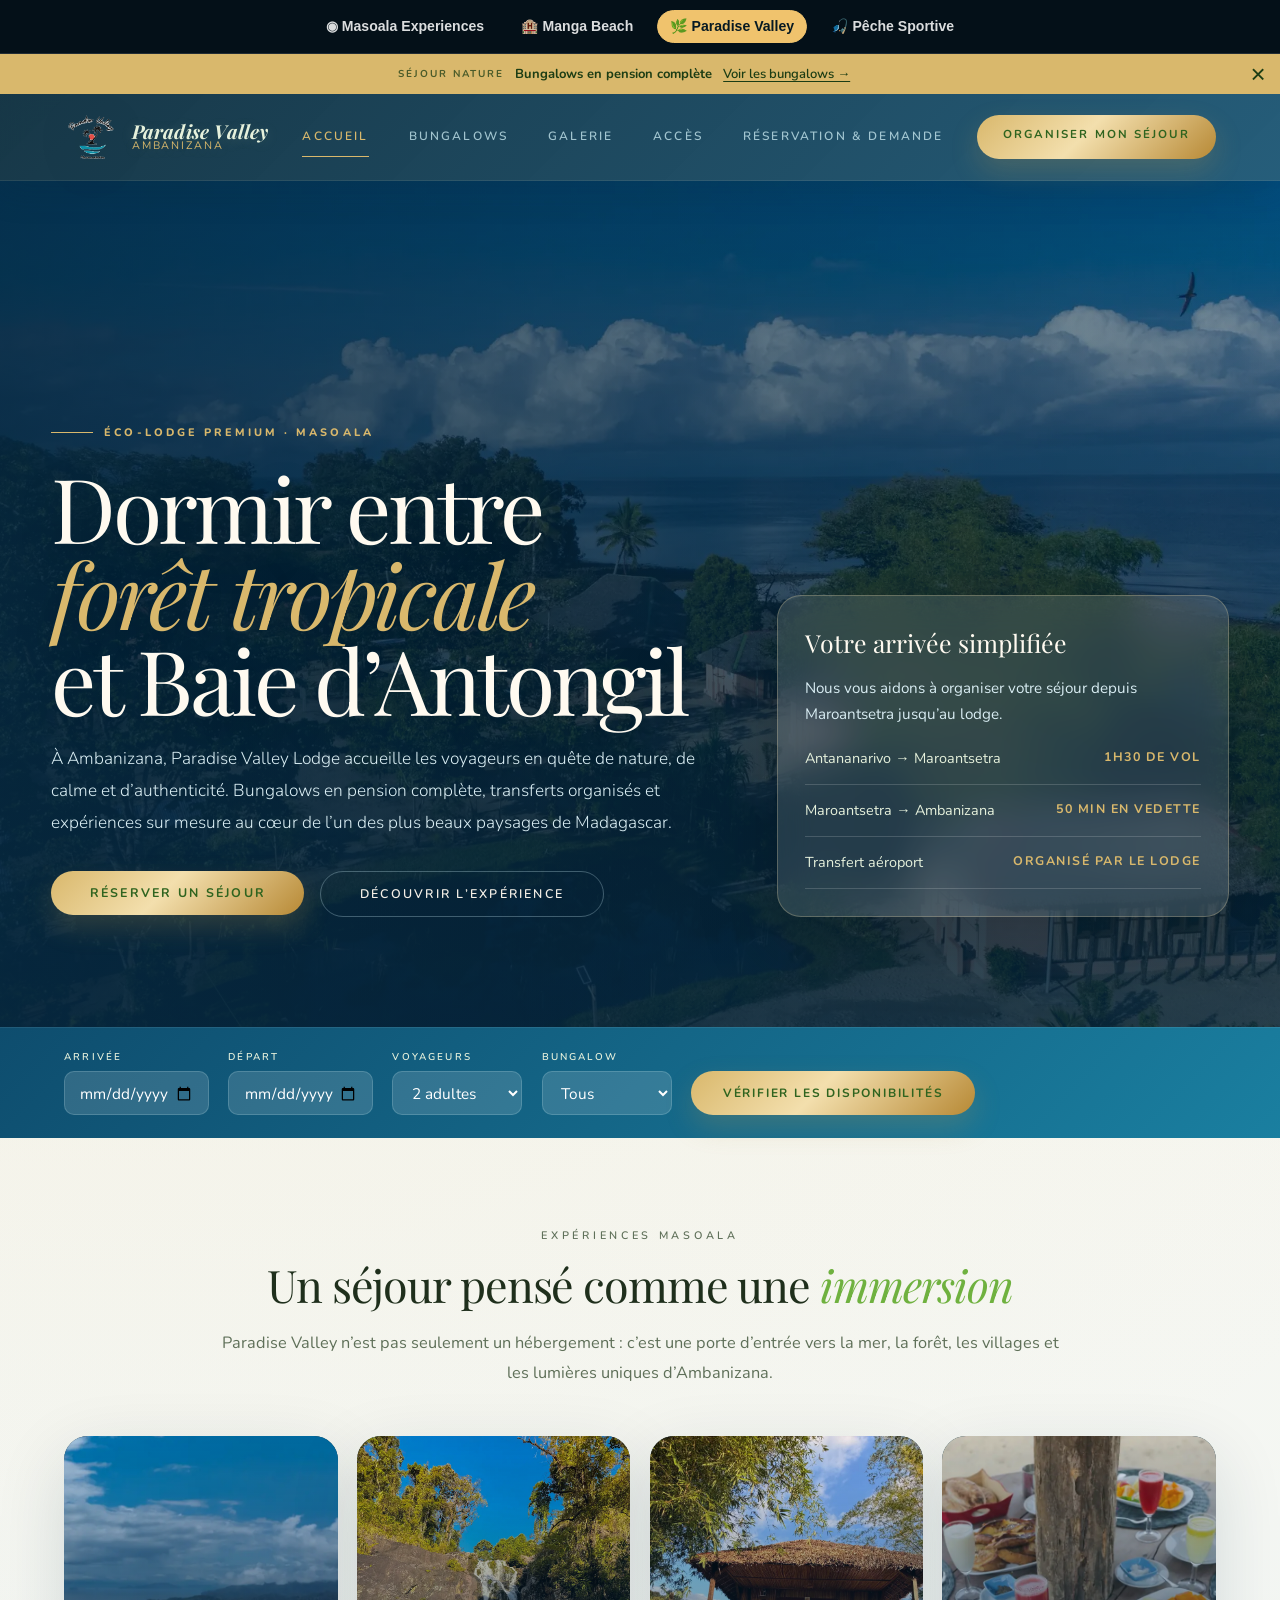
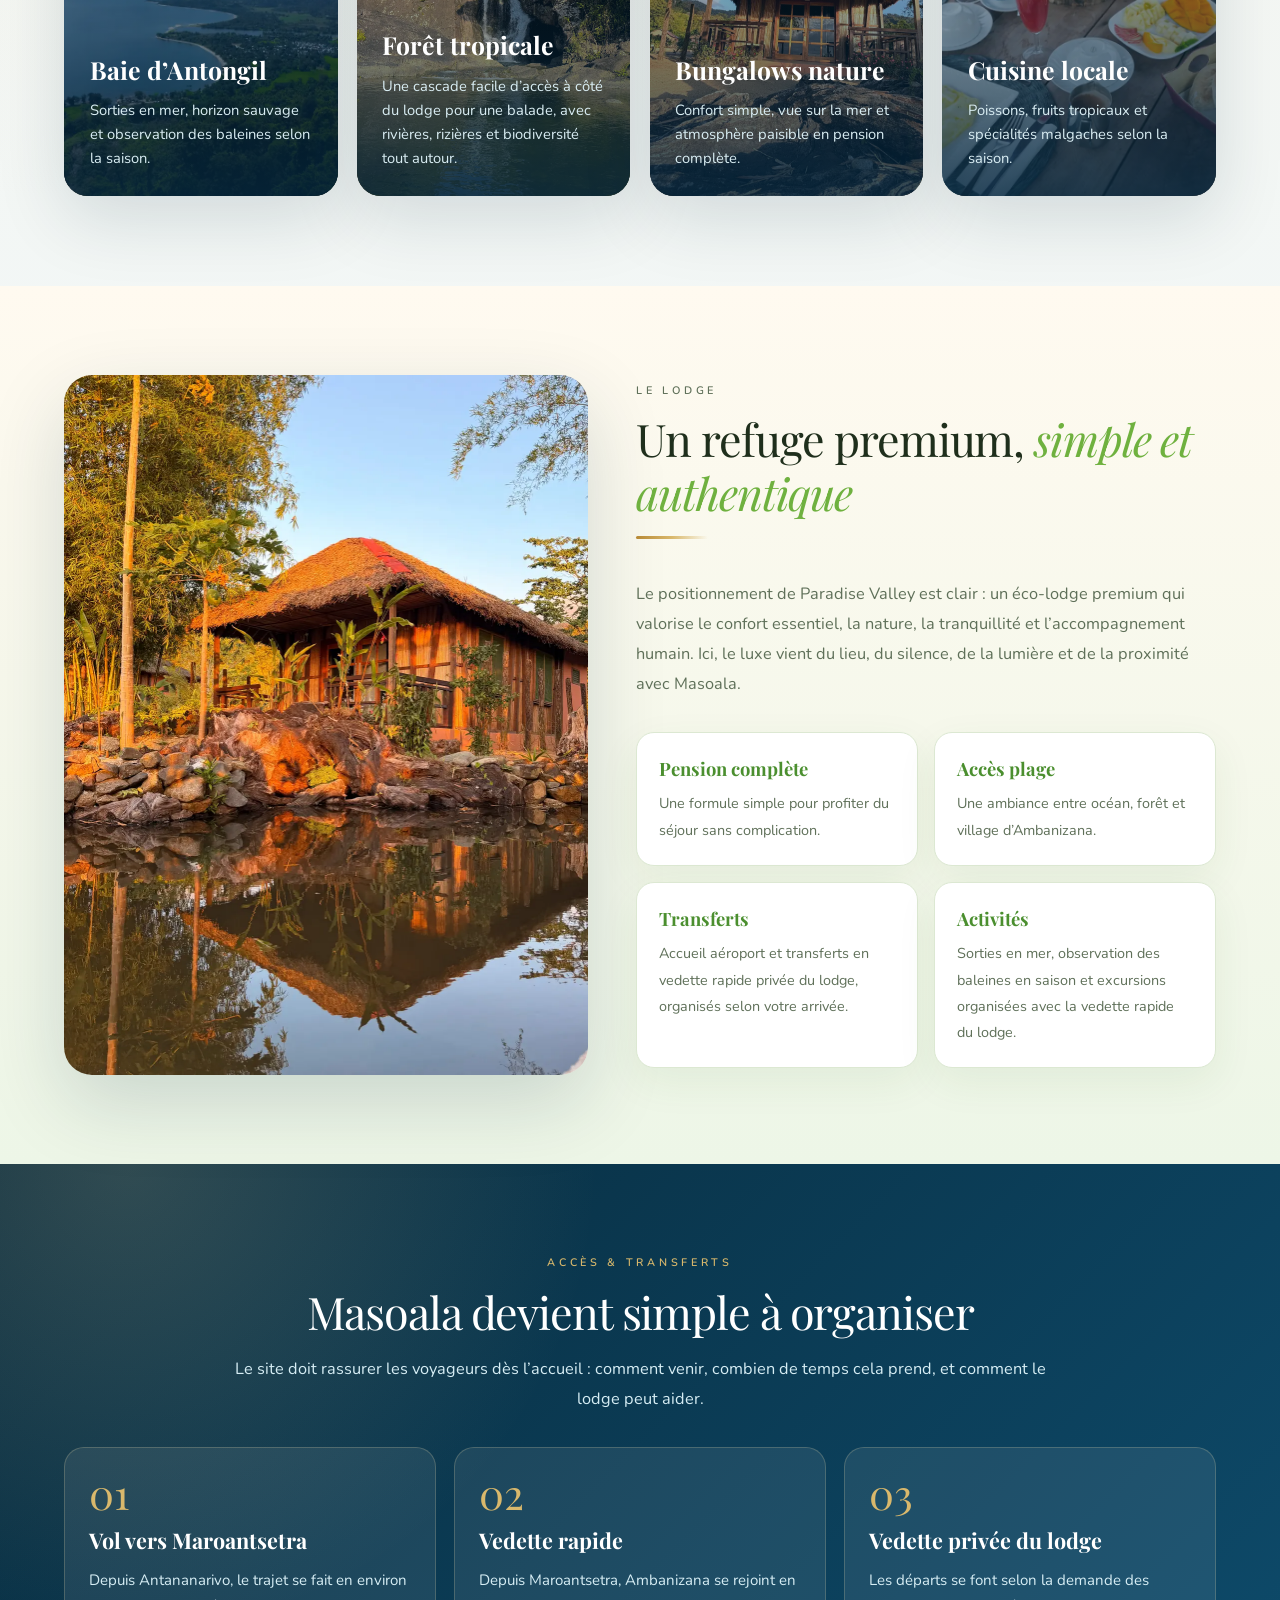
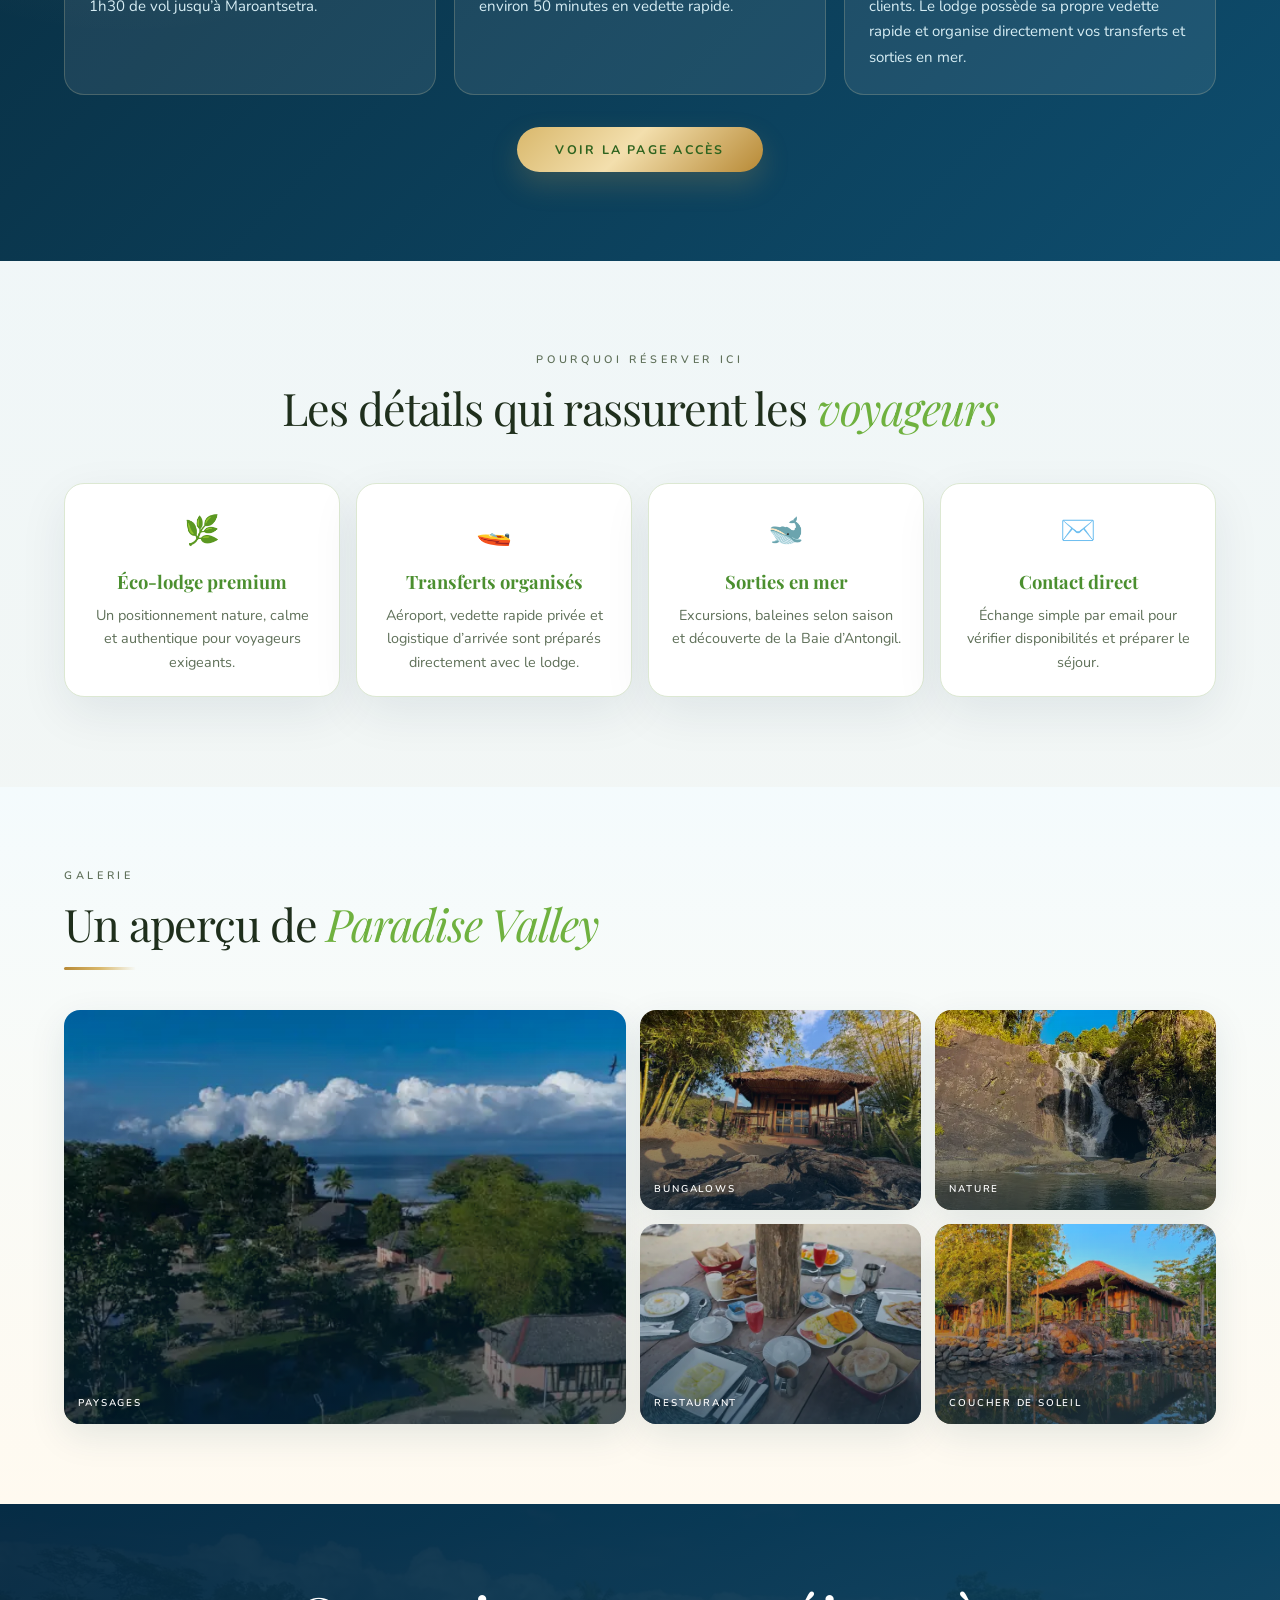
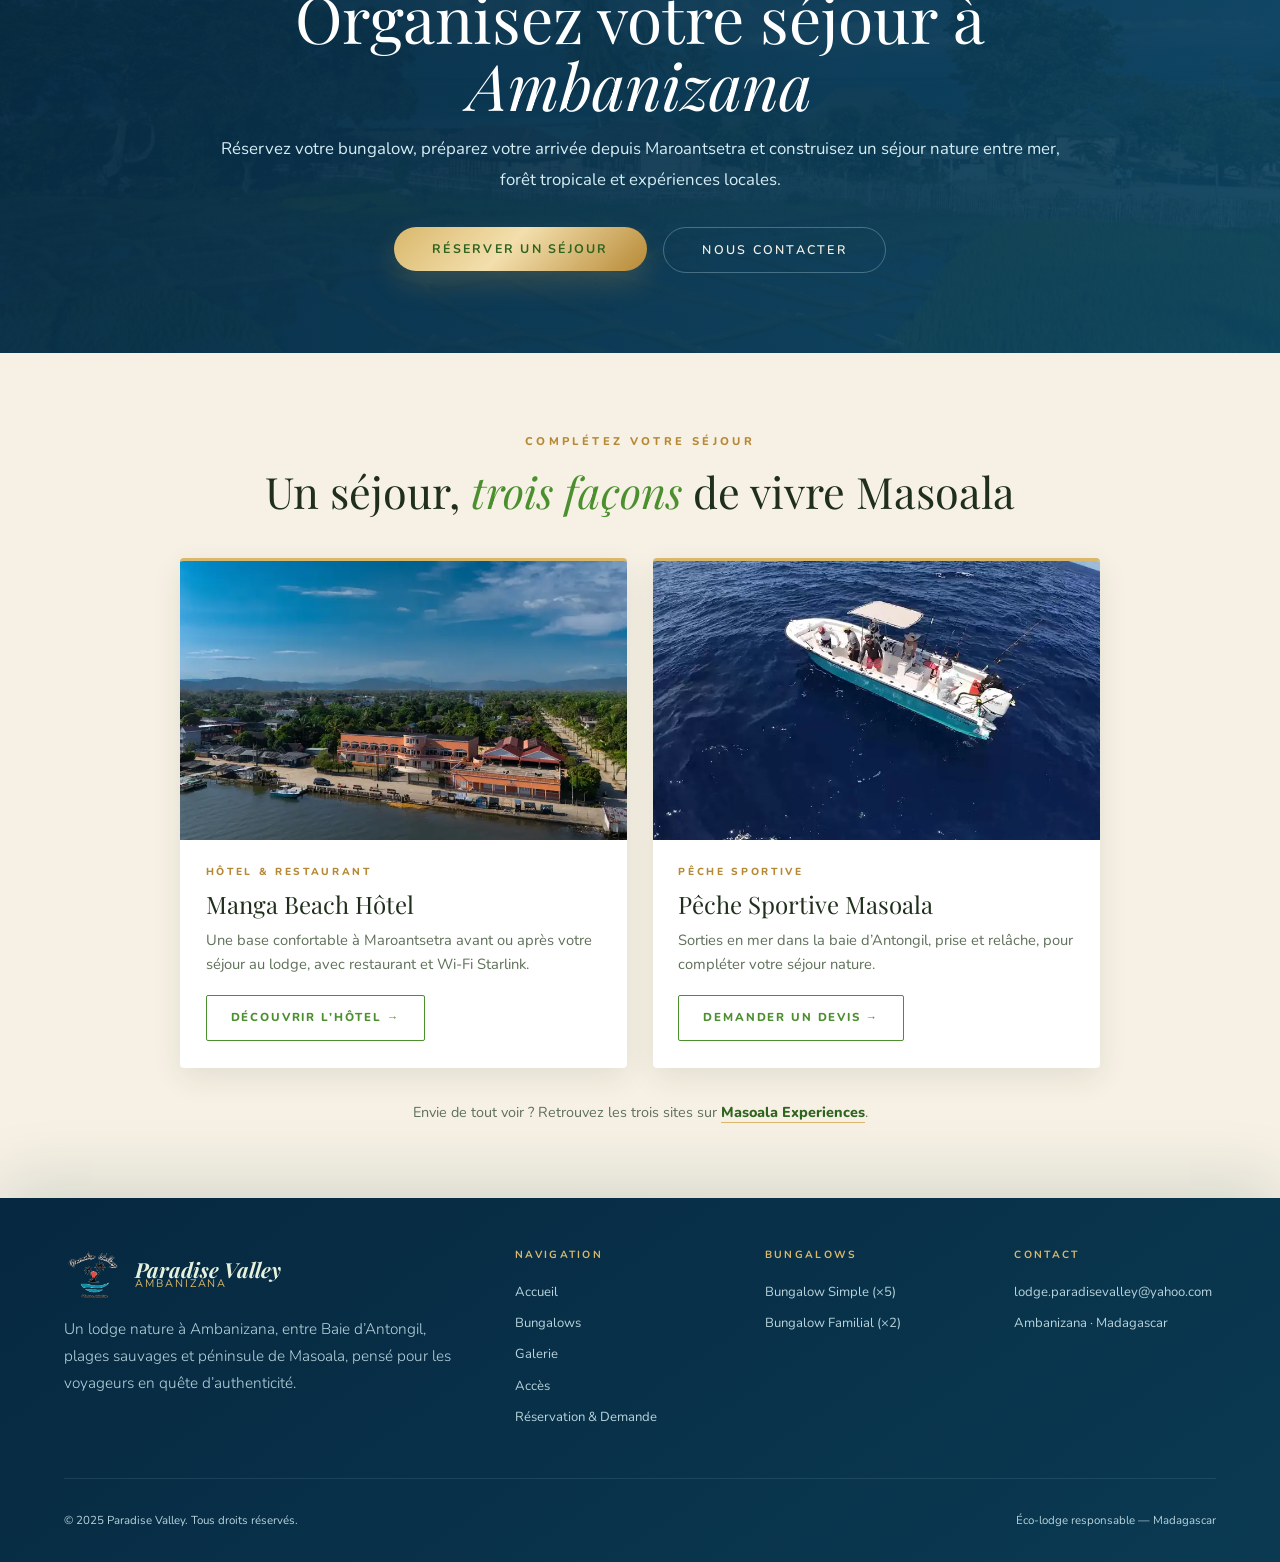
<file: index.html>
<!DOCTYPE html> <html lang="fr"> <head> <meta charset="utf-8"/><meta content="width=device-width, initial-scale=1.0" name="viewport"/> <title>Paradise Valley Lodge Ambanizana | Éco-lodge premium à Masoala</title> <link href="https://fonts.googleapis.com/css2?family=Playfair+Display:ital,wght@0,400;0,700;1,400&amp;family=Nunito:wght@300;400;600;700&amp;display=swap" rel="stylesheet"/> <style>*,*::before,*::after{margin:0;padding:0;box-sizing:border-box}:root{--ocean:#4b8f2f;--ocean-mid:#6fb13f;--ocean-light:#e6f1dc;--ocean-dark:#2f641f;--sand:#d9b86c;--sand-light:#f6f1e4;--sand-dark:#b78935;--white:#fff;--text:#1f2f1c;--muted:#5f7059;--border:#dce8d2;--light:#edf6e7;--gold-soft:#f0dfb2;--leaf:#73a843;}html{scroll-behavior:smooth}body{font-family:'Nunito',sans-serif;background:var(--sand-light);color:var(--text);overflow-x:hidden}a{text-decoration:none;color:inherit}nav{position:sticky;top:0;z-index:100;display:flex;justify-content:space-between;align-items:center;padding:1.2rem 4rem;background:var(--ocean);border-bottom:1px solid rgba(200,232,240,.1)}.nav-logo{font-family:'Playfair Display',serif;font-size:1.6rem;color:var(--ocean-light)}.nav-logo span{font-style:italic;color:var(--sand)}.nav-links{display:flex;gap:2.5rem;font-size:.75rem;font-weight:600;letter-spacing:.18em;text-transform:uppercase}.nav-links a{color:#8ac8dc;transition:color .2s}.nav-links a:hover,.nav-links a.active{color:var(--sand)}.nav-cta{background:var(--sand);color:var(--ocean);padding:.6rem 1.6rem;font-size:.72rem;letter-spacing:.18em;text-transform:uppercase;font-weight:700;border-radius:2px;cursor:pointer;border:none}.hero{background:var(--ocean);min-height:92vh;display:flex;flex-direction:column;align-items:center;justify-content:center;position:relative;overflow:hidden}.hero-bg{position:absolute;inset:0;width:100%;height:100%}.hero-bg-img{position:absolute;inset:0;width:100%;height:100%;object-fit:cover;opacity:.72;filter:saturate(1.05) contrast(1.05)}.hero::before{content:'';position:absolute;inset:0;background:linear-gradient(180deg,rgba(10,58,82,.40),rgba(10,58,82,.70)),radial-gradient(circle at 50% 35%,rgba(232,213,163,.18),transparent 42%);z-index:1}.hero-content{position:relative;z-index:2;text-align:center;padding:3rem 2rem;animation:fadeUp 1s ease both}@keyframes fadeUp{from{opacity:0;transform:translateY(28px)}to{opacity:1;transform:translateY(0)}}.hero-badge{display:inline-block;border:1px solid var(--sand);color:var(--sand);font-size:.68rem;letter-spacing:.28em;text-transform:uppercase;padding:.45rem 1.4rem;margin-bottom:2rem;border-radius:1px;font-weight:600}.hero-title{font-family:'Playfair Display',serif;font-size:clamp(3rem,7vw,5.5rem);font-weight:400;color:#f5f0e8;line-height:1.08;margin-bottom:1rem}.hero-title em{font-style:italic;color:var(--sand)}.hero-sub{font-size:.9rem;color:var(--ocean-light);font-weight:300;letter-spacing:.12em;margin-bottom:3rem}.hero-actions{display:flex;gap:1rem;justify-content:center;flex-wrap:wrap}.btn-primary{background:var(--sand);color:var(--ocean);padding:.85rem 2.4rem;font-family:'Nunito',sans-serif;font-size:.78rem;letter-spacing:.18em;text-transform:uppercase;font-weight:700;border:none;border-radius:2px;cursor:pointer;transition:opacity .2s,transform .15s}.btn-primary:hover{opacity:.88;transform:translateY(-1px)}.btn-outline{background:transparent;color:#f5f0e8;padding:.85rem 2.4rem;font-family:'Nunito',sans-serif;font-size:.78rem;letter-spacing:.18em;text-transform:uppercase;font-weight:600;border:1px solid rgba(200,232,240,.4);border-radius:2px;cursor:pointer}.btn-outline:hover{border-color:var(--sand);color:var(--sand)}.btn-outline-light{background:transparent;color:#f5f0e8;padding:.85rem 2.4rem;font-family:'Nunito',sans-serif;font-size:.78rem;letter-spacing:.18em;text-transform:uppercase;font-weight:600;border:1px solid rgba(200,232,240,.3);border-radius:2px;cursor:pointer}.hero-scroll{position:absolute;bottom:2rem;left:50%;transform:translateX(-50%);display:flex;flex-direction:column;align-items:center;gap:.5rem;color:rgba(200,232,240,.5);font-size:.65rem;letter-spacing:.2em;text-transform:uppercase;z-index:2}.scroll-line{width:1px;height:40px;background:linear-gradient(to bottom,rgba(200,232,240,.5),transparent);animation:sLine 1.8s ease-in-out infinite}@keyframes sLine{0%{transform:scaleY(0);transform-origin:top}50%{transform:scaleY(1);transform-origin:top}51%{transform:scaleY(1);transform-origin:bottom}100%{transform:scaleY(0);transform-origin:bottom}}.wave{background:var(--ocean);line-height:0}.wave svg{display:block;width:100%}.booking-bar{background:var(--ocean-mid);padding:1.4rem 4rem;display:flex;align-items:flex-end;gap:1.2rem;flex-wrap:wrap}.bk-group{display:flex;flex-direction:column;gap:.35rem}.bk-group label{font-size:.62rem;letter-spacing:.22em;text-transform:uppercase;color:var(--ocean-light);font-weight:600}.bk-group input,.bk-group select{background:rgba(255,255,255,.12);border:1px solid rgba(200,232,240,.2);color:#fff;padding:.55rem .9rem;font-family:'Nunito',sans-serif;font-size:.85rem;border-radius:2px;outline:none}.bk-group input:focus,.bk-group select:focus{border-color:var(--sand)}.bk-group input{width:145px}.bk-group select{width:130px}.bk-group select option{background:var(--ocean-mid)}.btn-search{background:var(--sand);color:var(--ocean);border:none;padding:.7rem 2rem;font-family:'Nunito',sans-serif;font-size:.75rem;letter-spacing:.15em;text-transform:uppercase;font-weight:700;border-radius:2px;cursor:pointer}.nature-strip{background:var(--light);border-top:1px solid var(--border);border-bottom:1px solid var(--border);padding:1.8rem 4rem;display:flex;justify-content:space-around;align-items:center;text-align:center;flex-wrap:wrap;gap:1rem}.ni-label{font-size:.68rem;letter-spacing:.18em;text-transform:uppercase;color:var(--ocean-mid);display:block;margin-top:.4rem;font-weight:600}.section{padding:5rem 4rem}.section-label{font-size:.68rem;letter-spacing:.28em;text-transform:uppercase;color:var(--muted);margin-bottom:.8rem;font-weight:600}.section-title{font-family:'Playfair Display',serif;font-size:clamp(2rem,4vw,2.8rem);font-weight:400;line-height:1.2;margin-bottom:1rem}.section-title em{font-style:italic;color:var(--ocean-mid)}.sand-line{width:50px;height:2px;background:var(--sand-dark);margin-bottom:2.5rem;border-radius:1px}.rooms-grid{display:grid;grid-template-columns:repeat(auto-fit,minmax(260px,1fr));gap:1.5rem}.room-card{background:#fff;border-radius:8px;overflow:hidden;border:1px solid var(--border);transition:transform .25s,box-shadow .25s}.room-card:hover{transform:translateY(-5px);box-shadow:0 16px 48px rgba(14,77,110,.1)}.room-img{height:200px;display:flex;align-items:center;justify-content:center;position:relative;overflow:hidden}.ri-1{background:linear-gradient(135deg,#0e4d6e,#0a3a52)}.ri-2{background:linear-gradient(135deg,#1a7fa0,#0e4d6e)}.ri-3{background:linear-gradient(135deg,#0a3a52,#062840)}.room-tag{position:absolute;top:12px;right:12px;background:var(--sand);color:var(--ocean);font-size:.6rem;letter-spacing:.12em;text-transform:uppercase;padding:4px 10px;border-radius:1px;font-weight:700}.room-body{padding:1.4rem}.room-type{font-size:.62rem;letter-spacing:.22em;text-transform:uppercase;color:var(--muted);margin-bottom:.4rem;font-weight:600}.room-name{font-family:'Playfair Display',serif;font-size:1.3rem;color:var(--ocean);margin-bottom:.6rem}.room-desc{font-size:.82rem;color:var(--muted);line-height:1.7;margin-bottom:1rem;font-weight:300}.room-feats{display:flex;gap:.6rem;flex-wrap:wrap;margin-bottom:1.2rem}.feat{font-size:.68rem;background:var(--light);color:var(--ocean-mid);padding:3px 10px;border-radius:20px;border:1px solid var(--border);font-weight:600}.room-footer{display:flex;justify-content:space-between;align-items:center;border-top:1px solid var(--border);padding-top:1rem}.room-price{font-family:'Playfair Display',serif;font-size:1.3rem;color:var(--ocean)}.room-price span{font-size:.65rem;font-family:'Nunito',sans-serif;color:var(--muted)}.room-btn{background:var(--ocean);color:#fff;border:none;padding:.5rem 1.2rem;font-size:.7rem;letter-spacing:.12em;text-transform:uppercase;border-radius:2px;cursor:pointer;font-family:'Nunito',sans-serif;font-weight:600}.room-btn:hover{background:var(--ocean-mid)}.highlights{background:var(--ocean);padding:5rem 4rem;display:grid;grid-template-columns:1fr 1fr;gap:4rem;align-items:center}.hl-title{font-family:'Playfair Display',serif;font-size:clamp(2rem,4vw,2.8rem);font-weight:400;line-height:1.2;margin-bottom:1rem;color:#f5f0e8}.hl-title em{font-style:italic;color:var(--sand)}.hl-p{font-size:.9rem;color:#a8d8e8;line-height:1.9;font-weight:300;margin-bottom:2rem}.hl-grid{display:grid;grid-template-columns:1fr 1fr;gap:1.2rem}.hl-card{background:rgba(255,255,255,.06);border:1px solid rgba(200,232,240,.12);border-radius:6px;padding:1.2rem}.hl-name{font-family:'Playfair Display',serif;font-size:1rem;color:#f5f0e8;margin-bottom:.4rem}.hl-desc{font-size:.75rem;color:#7ab8cc;line-height:1.6;font-weight:300}.gallery-preview{background:var(--light);padding:5rem 4rem}.gallery-grid{display:grid;grid-template-columns:2fr 1fr 1fr;grid-template-rows:200px 200px;gap:10px;margin-top:2.5rem}.photo-cover{width:100%;height:100%;object-fit:cover;display:block;transition:transform .45s ease}.gi:hover .photo-cover{transform:scale(1.06)}.gi{border-radius:6px;overflow:hidden;position:relative;cursor:pointer}.gi:first-child{grid-row:1/3}.gi-inner{width:100%;height:100%;display:flex;align-items:center;justify-content:center;transition:transform .4s ease}.gi:hover .gi-inner{transform:scale(1.05)}.gc1{background:linear-gradient(135deg,#0e4d6e,#062840)}.gc2{background:linear-gradient(135deg,#1a7fa0,#0e4d6e)}.gc3{background:linear-gradient(135deg,#0a3a52,#1a7fa0)}.gc4{background:linear-gradient(135deg,#1a7fa0,#2a9fc8)}.gc5{background:linear-gradient(135deg,#0e4d6e,#1a7fa0)}.gi-overlay{position:absolute;inset:0;background:rgba(14,77,110,0);transition:background .3s}.gi:hover .gi-overlay{background:rgba(14,77,110,.35)}.gi-label{position:absolute;bottom:.8rem;left:.9rem;font-size:.62rem;letter-spacing:.18em;text-transform:uppercase;color:rgba(255,255,255,.75);font-weight:600}.testi-grid{display:grid;grid-template-columns:repeat(auto-fit,minmax(240px,1fr));gap:1.5rem;margin-top:3rem}.testi-card{background:#fff;border:1px solid var(--border);border-radius:8px;padding:1.8rem;text-align:left}.testi-stars{color:var(--sand-dark);font-size:.9rem;letter-spacing:3px;margin-bottom:1rem}.testi-text{font-family:'Playfair Display',serif;font-size:1rem;font-style:italic;line-height:1.7;color:var(--ocean);margin-bottom:1.2rem}.testi-author{font-size:.72rem;letter-spacing:.12em;text-transform:uppercase;color:var(--muted);font-weight:600}.cta-strip{background:var(--ocean);padding:4rem;display:flex;justify-content:space-between;align-items:center;flex-wrap:wrap;gap:2rem}.cta-title{font-family:'Playfair Display',serif;font-size:2.2rem;font-weight:400;color:#f5f0e8}.cta-title em{font-style:italic;color:var(--sand)}.cta-sub{font-size:.85rem;color:#8ac8dc;margin-top:.4rem;font-weight:300}footer{background:var(--ocean-dark);color:#f5f0e8;padding:3rem 4rem 2rem}.ft-top{display:grid;grid-template-columns:2fr 1fr 1fr 1fr;gap:3rem;padding-bottom:2.5rem;border-bottom:1px solid rgba(200,232,240,.1);margin-bottom:2rem}.ft-logo{font-family:'Playfair Display',serif;font-size:1.5rem;color:var(--ocean-light);margin-bottom:.8rem}.ft-logo span{font-style:italic;color:var(--sand)}.ft-desc{font-size:.8rem;color:#5a8a9f;line-height:1.8;font-weight:300}.ft-col-title{font-size:.65rem;letter-spacing:.22em;text-transform:uppercase;color:var(--sand);margin-bottom:1.2rem;font-weight:700}.ft-col a{display:block;font-size:.82rem;color:#5a8a9f;margin-bottom:.6rem;transition:color .2s}.ft-col a:hover{color:var(--ocean-light)}.ft-bottom{display:flex;justify-content:space-between;align-items:center;font-size:.72rem;color:#a8c9a0;flex-wrap:wrap;gap:1rem}@media(max-width:768px){nav{padding:1rem 1.5rem}.nav-links{display:none}.hero-title{font-size:2.5rem}.booking-bar{padding:1.2rem 1.5rem}.section{padding:3rem 1.5rem}.highlights{grid-template-columns:1fr;padding:3rem 1.5rem;gap:2rem}.gallery-grid{grid-template-columns:1fr 1fr;grid-template-rows:auto}.gi:first-child{grid-row:auto;grid-column:1/3;height:200px}.ft-top{grid-template-columns:1fr;gap:2rem}.cta-strip{padding:2.5rem 1.5rem}.nature-strip{padding:1.5rem}}.hamburger{display:none;flex-direction:column;gap:5px;cursor:pointer;padding:4px;background:none;border:none;z-index:200}.hamburger span{display:block;width:24px;height:2px;background:var(--ocean-light);border-radius:2px;transition:all .3s}.hamburger.open span:nth-child(1){transform:translateY(7px) rotate(45deg)}.hamburger.open span:nth-child(2){opacity:0}.hamburger.open span:nth-child(3){transform:translateY(-7px) rotate(-45deg)}.mobile-menu{display:none;position:fixed;inset:0;background:var(--ocean-dark);z-index:150;flex-direction:column;align-items:center;justify-content:center;gap:2.5rem}.mobile-menu.open{display:flex}.mobile-menu a{font-family:'Playfair Display',serif;font-size:1.8rem;color:#f5f0e8;font-weight:400}.mobile-menu a:hover{color:var(--sand)}.mobile-menu .mob-cta{margin-top:1rem;background:var(--sand);color:var(--ocean);padding:.8rem 2.5rem;font-family:'Nunito',sans-serif;font-size:.8rem;letter-spacing:.18em;text-transform:uppercase;font-weight:700;border-radius:2px;border:none;cursor:pointer}@media(max-width:900px){nav{padding:1rem 1.5rem}.nav-links,.nav-cta{display:none}.hamburger{display:flex}.section{padding:3rem 1.2rem}.gallery-preview{padding:3rem 1.2rem}.hero-title{font-size:clamp(2rem,9vw,3.5rem)}.hero-badge{font-size:.6rem;letter-spacing:.18em}.hero-actions{flex-direction:column;align-items:center;gap:.8rem}.booking-bar{flex-direction:column;padding:1.5rem 1.2rem;gap:1rem}.bk-group input,.bk-group select{width:100%}.bk-group{width:100%}.btn-search{width:100%;padding:.75rem}.nature-strip{padding:1.5rem 1.2rem;gap:1.5rem;justify-content:center}.rooms-grid{grid-template-columns:1fr}.highlights{grid-template-columns:1fr;padding:3rem 1.2rem;gap:2.5rem}.hl-grid{grid-template-columns:1fr 1fr}.gallery-grid{grid-template-columns:1fr 1fr;grid-template-rows:auto}.gi:first-child{grid-row:auto;grid-column:1/3;height:180px}.gi{height:160px}.testi-grid{grid-template-columns:1fr}.cta-strip{padding:2.5rem 1.2rem;flex-direction:column;text-align:center}.cta-title{font-size:1.6rem}.ft-top{grid-template-columns:1fr;gap:2rem;padding-bottom:2rem}.ft-bottom{flex-direction:column;text-align:center;gap:.5rem}.intro{grid-template-columns:1fr;padding:3rem 1.2rem;gap:2rem}.stats{grid-template-columns:1fr 1fr}.bungalows-grid{grid-template-columns:1fr}.familial-card{grid-template-columns:1fr}.fam-img{min-height:220px}.fam-body{padding:2rem 1.5rem}.tarif-bar{padding:1.5rem 1.2rem;gap:2rem}.inclus-section{padding:1.5rem 1.2rem}.tarif-table-section{padding:3rem 1.2rem}.tarif-table{font-size:.78rem}.tarif-table th,.tarif-table td{padding:.6rem .5rem}.res-layout{grid-template-columns:1fr;padding:2rem 1.2rem;gap:1.5rem}.form-row{grid-template-columns:1fr}.form-row.three{grid-template-columns:1fr 1fr}.summary-card{position:static}.extras-grid{grid-template-columns:1fr}.contact-layout{grid-template-columns:1fr}.contact-info{padding:3rem 1.5rem}.contact-form-side{padding:3rem 1.5rem}.map-section{grid-template-columns:1fr}.practical-info{padding:2.5rem 1.5rem}.map-placeholder{min-height:280px}.faq-grid{grid-template-columns:1fr}.filter-bar{padding:1.2rem 1rem;gap:.4rem}.fbtn{padding:.4rem 1rem;font-size:.68rem}.gallery-section{padding:2.5rem 1rem 1.5rem}.grid-hero{grid-template-columns:1fr 1fr;grid-template-rows:auto}.grid-hero .gi:first-child{grid-column:1/3;grid-row:auto;height:220px}.grid-3{grid-template-columns:1fr}.grid-3 .gi{height:180px}.grid-4{grid-template-columns:1fr 1fr}.grid-4 .gi{height:160px}.grid-mixed{grid-template-columns:1fr}.grid-mixed .gi:nth-child(2){grid-column:auto}.alt-bg{padding:2rem 1rem}.page-header{padding:3rem 1.5rem 2.5rem}.ph-title{font-size:2.2rem}}@media(max-width:480px){.hl-grid{grid-template-columns:1fr}.grid-hero{grid-template-columns:1fr}.grid-hero .gi:first-child{grid-column:auto}.grid-4{grid-template-columns:1fr}.stats{grid-template-columns:1fr}.form-row.three{grid-template-columns:1fr}.social-row{justify-content:center}.subject-options{grid-template-columns:1fr}}:root{--shadow-soft:0 18px 60px rgba(10,58,82,.12);--shadow-card:0 12px 36px rgba(10,58,82,.10);--radius-xl:18px;--radius-lg:12px;--cream:#fffaf0;--leaf:#2f6f5e;--coral:#d88c5a}::selection{background:var(--sand);color:var(--ocean-dark)}body{background:linear-gradient(180deg,var(--sand-light),#fffdf7 45%,var(--sand-light));}nav{backdrop-filter:blur(14px);box-shadow:0 8px 28px rgba(6,40,64,.18);padding:1rem 4rem;background:linear-gradient(90deg,rgba(10,58,82,.98),rgba(14,77,110,.98));}.nav-logo{display:flex;align-items:center;gap:.35rem;letter-spacing:.02em;position:relative}.nav-logo::before{content:'✦';display:grid;place-items:center;width:32px;height:32px;border:1px solid rgba(232,213,163,.45);border-radius:50%;font-size:.75rem;color:var(--sand);background:rgba(255,255,255,.04)}.nav-links a{position:relative;padding:.5rem 0;color:rgba(200,232,240,.78)}.nav-links a::after{content:'';position:absolute;left:0;right:0;bottom:.1rem;height:1px;background:var(--sand);transform:scaleX(0);transform-origin:center;transition:transform .25s ease}.nav-links a:hover::after,.nav-links a.active::after{transform:scaleX(1)}.nav-cta,.btn-primary,.btn-search,.btn-submit,.btn-gold,.room-btn,.btn-reserve{border-radius:999px!important;box-shadow:0 10px 24px rgba(0,0,0,.12);transition:transform .2s ease,box-shadow .2s ease,opacity .2s ease,background .2s ease}.nav-cta:hover,.btn-primary:hover,.btn-search:hover,.btn-submit:hover,.btn-gold:hover,.room-btn:hover,.btn-reserve:hover{transform:translateY(-2px);box-shadow:0 14px 30px rgba(0,0,0,.18)}.btn-outline,.btn-outline-light{border-radius:999px!important;transition:all .2s ease}.hero,.page-header{background:radial-gradient(circle at 20% 15%,rgba(232,213,163,.16),transparent 30%),linear-gradient(135deg,var(--ocean-dark),var(--ocean) 55%,#116986)}.hero::after,.page-header::after{content:'';position:absolute;inset:auto 0 0;height:42%;background:linear-gradient(180deg,transparent,rgba(10,58,82,.22));pointer-events:none}.hero-badge,.ph-label{border-radius:999px;background:rgba(232,213,163,.09);border:1px solid rgba(232,213,163,.30);padding:.45rem 1.1rem;display:inline-block}.hero-title,.ph-title,.section-title,.ci-title,.cf-title,.faq-title,.fam-name,.cta-title{letter-spacing:-.02em}.hero-sub,.ph-sub{max-width:780px;margin-left:auto;margin-right:auto;line-height:1.8}.booking-bar,.tarif-bar,.cta-strip{box-shadow:inset 0 1px 0 rgba(255,255,255,.08);background:linear-gradient(135deg,var(--ocean-mid),#0d6883)}.bk-group input,.bk-group select{border-radius:999px;background:rgba(255,255,255,.14)}.nature-strip,.inclus-section,.gallery-preview,.faq-section,.alt-bg{background:linear-gradient(180deg,#f4fbfd,#fffaf0)}.room-card,.b-card,.testi-card,.stat,.form-card,.summary-card,.info-card,.policy-card,.faq-item,.cc-card,.familial-card{border-radius:var(--radius-lg)!important;box-shadow:var(--shadow-card);border-color:rgba(26,127,160,.16)!important}.room-card:hover,.b-card:hover,.testi-card:hover,.faq-item:hover{transform:translateY(-6px);box-shadow:var(--shadow-soft)}.room-img,.b-img,.fam-img,.gi-inner,.lb-img{background-size:cover!important;background-position:center!important;position:relative}.room-img::after,.b-img::after,.fam-img::after,.gi-inner::after{content:'';position:absolute;inset:0;background:radial-gradient(circle at 70% 20%,rgba(232,213,163,.18),transparent 28%),linear-gradient(180deg,rgba(255,255,255,.02),rgba(10,58,82,.18));pointer-events:none}.ri-1,.bi1,.c1,.gc1{background:linear-gradient(135deg,#083447,#0f6e84 55%,#d4b36d)!important}.ri-2,.bi2,.c2,.gc2{background:linear-gradient(135deg,#0d5d77,#1ba0b8 55%,#f0d99b)!important}.ri-3,.bi3,.c3,.gc3{background:linear-gradient(135deg,#062840,#116986 58%,#2f6f5e)!important}.bi4,.c4,.gc4{background:linear-gradient(135deg,#178aaa,#72c7d8 52%,#e8d5a3)!important}.bi5,.c5,.gc5{background:linear-gradient(135deg,#0e4d6e,#2f6f5e 55%,#d88c5a)!important}.bi6,.c6{background:linear-gradient(135deg,#1a7fa0,#0e4d6e 55%,#c4a96b)!important}.room-tag,.b-badge,.fam-tag{border-radius:999px;box-shadow:0 8px 18px rgba(0,0,0,.14)}.feat,.fam-feat{border-radius:999px;background:rgba(26,127,160,.08)}.sand-line{height:3px;border-radius:999px;background:linear-gradient(90deg,var(--sand-dark),var(--sand),transparent)}.gallery-grid,.grid-hero,.grid-3,.grid-4,.grid-mixed{gap:14px}.gi{border-radius:16px;box-shadow:var(--shadow-card)}.gi-overlay{background:linear-gradient(180deg,transparent,rgba(6,40,64,.58))!important}.contact-info,.practical-info,.familial-section,.highlights,.summary-card{background:radial-gradient(circle at 25% 15%,rgba(232,213,163,.12),transparent 28%),linear-gradient(135deg,var(--ocean-dark),var(--ocean))!important}input,select,textarea{transition:border-color .2s ease,box-shadow .2s ease}input:focus,select:focus,textarea:focus{box-shadow:0 0 0 4px rgba(26,127,160,.12)}footer{background:linear-gradient(135deg,#062840,var(--ocean-dark));}.mobile-menu{background:radial-gradient(circle at 30% 20%,rgba(232,213,163,.12),transparent 32%),linear-gradient(135deg,#062840,var(--ocean-dark))}@media(max-width:900px){nav{padding:1rem 1.2rem}.nav-logo::before{width:28px;height:28px}.mobile-menu a{font-size:1.55rem}.hero{min-height:86vh}.page-header{padding-top:3.5rem}.room-opt{align-items:flex-start}.room-opt-price{text-align:left}.hero-actions a,.hero-actions button,.cta-strip a,.cta-strip button{width:100%}.hero-actions,.cta-strip>div:last-child{width:100%}.hero-actions button,.cta-strip button{justify-content:center}}:root{--gold:#e8d5a3;--gold-deep:#b8954f;--ink:#082b3d;--glass:rgba(255,255,255,.08);--shadow-soft:0 24px 70px rgba(8,43,61,.14);--shadow-deep:0 28px 90px rgba(8,43,61,.28)}body{background:radial-gradient(circle at 8% 0%,rgba(232,213,163,.22),transparent 28%),linear-gradient(180deg,#fbf6ea 0%,#eef7fb 45%,#faf5e9 100%)}nav{backdrop-filter:blur(18px);-webkit-backdrop-filter:blur(18px);background:linear-gradient(135deg,rgba(8,43,61,.94),rgba(14,77,110,.9));box-shadow:0 10px 34px rgba(8,43,61,.18)}.nav-logo{letter-spacing:.02em;text-shadow:0 2px 14px rgba(232,213,163,.18)}.nav-links a{position:relative;padding:.4rem 0}.nav-links a::after{content:'';position:absolute;left:0;right:0;bottom:-.25rem;height:1px;background:var(--sand);transform:scaleX(0);transform-origin:center;transition:transform .25s ease}.nav-links a:hover::after,.nav-links a.active::after{transform:scaleX(1)}.nav-cta,.btn-primary,.btn-search,.btn-submit,.btn-gold,.room-btn,.btn-reserve{background:linear-gradient(135deg,var(--sand),#f3dfad 45%,var(--sand-dark));box-shadow:0 12px 28px rgba(184,149,79,.24);border:0;color:var(--ocean-dark);transition:transform .2s ease,box-shadow .2s ease,filter .2s ease}.nav-cta:hover,.btn-primary:hover,.btn-search:hover,.btn-submit:hover,.btn-gold:hover,.room-btn:hover,.btn-reserve:hover{transform:translateY(-2px);box-shadow:0 18px 40px rgba(184,149,79,.33);filter:saturate(1.05)}.page-header,.hero{background:radial-gradient(circle at 50% 0%,rgba(232,213,163,.12),transparent 35%),linear-gradient(145deg,#082b3d 0%,#0e4d6e 55%,#1a7fa0 100%)}.ph-label,.section-label,.faq-label,.ci-label,.sec-cat-label{letter-spacing:.34em}.ph-title,.hero-title,.section-title,.ci-title,.cf-title,.faq-title{letter-spacing:-.025em}.ph-sub,.hero-sub{opacity:.92}.booking-bar,.tarif-bar,.cta-strip{background:linear-gradient(135deg,#0e4d6e,#1a7fa0);box-shadow:inset 0 1px 0 rgba(255,255,255,.08)}.form-card,.summary-card,.info-card,.policy-card,.room-card,.b-card,.stat,.faq-item,.contact-form-side,.success-box{box-shadow:var(--shadow-soft);border-color:rgba(208,232,239,.85)}.form-card,.room-card,.b-card,.faq-item,.info-card,.policy-card,.stat{border-radius:16px}.summary-card{border-radius:18px;background:linear-gradient(160deg,#082b3d,#0e4d6e 70%,#135f7d);box-shadow:var(--shadow-deep);border:1px solid rgba(200,232,240,.16)}.room-opt{border-radius:14px;background:linear-gradient(180deg,#fff,#fbfdfe)}.room-opt.selected{background:linear-gradient(135deg,#eef7fb,#fff8e5);box-shadow:0 14px 42px rgba(14,77,110,.1)}.fg input,.fg select,.fg textarea,.bk-group input,.bk-group select{border-radius:10px;transition:border-color .2s,box-shadow .2s,background .2s}.fg input:focus,.fg select:focus,.fg textarea:focus{box-shadow:0 0 0 4px rgba(26,127,160,.12)}.room-img,.b-img,.gi-inner,.fam-img{position:relative}.room-img::after,.b-img::after,.gi-inner::after,.fam-img::after{content:'';position:absolute;inset:0;background:linear-gradient(135deg,rgba(255,255,255,.08),transparent 35%,rgba(232,213,163,.10));pointer-events:none}.sand-line{height:3px;background:linear-gradient(90deg,var(--sand-dark),var(--sand),transparent);width:72px}.step{background:linear-gradient(135deg,var(--ocean),var(--ocean-mid));box-shadow:0 8px 18px rgba(14,77,110,.22)}.policy-item::before{color:var(--gold-deep)}.sum-total-val{font-size:2rem;text-shadow:0 6px 26px rgba(232,213,163,.18)}footer{background:linear-gradient(145deg,#062840,#0a3a52);box-shadow:0 -20px 60px rgba(8,43,61,.12)}@media(max-width:900px){.page-header{padding-top:3.4rem}.form-card{padding:1.5rem}.room-opt{align-items:flex-start}.room-opt-price{text-align:left}.summary-card{top:auto}.mobile-menu{background:linear-gradient(145deg,#062840,#0e4d6e)}}.experience-photo{width:100%;height:100%;object-fit:cover;display:block;transition:transform .45s ease;filter:saturate(1.05) contrast(1.02)}.gi:hover .experience-photo{transform:scale(1.06)}html{font-size:16px;scroll-behavior:smooth;}body{font-size:1rem;line-height:1.65;-webkit-font-smoothing:antialiased;text-rendering:optimizeLegibility;}img{max-width:100%;height:auto;}p,.intro-p,.room-desc,.b-desc,.fam-desc,.hl-p,.hl-desc,.ci-p,.cf-sub,.faq-a,.pi-val,.info-item-text,.policy-item,.form-note,.sum-note,.ft-desc,.conv-sub,.transfer-desc{font-size:.96rem;line-height:1.75;}.section-label,.intro-label,.faq-label,.room-type,.b-type,.fam-type,.cc-label,.pi-label,.form-sec-title,.transfer-title{opacity:1;}.summary-card{background:#ffffff !important;color:var(--text) !important;border:1px solid var(--border) !important;box-shadow:0 14px 38px rgba(10,58,82,.10) !important;position:sticky;top:100px;z-index:3;opacity:1 !important;backdrop-filter:none !important;-webkit-backdrop-filter:none !important;}.summary-card::before,.summary-card::after{display:none !important;content:none !important;}.summary-card *{text-shadow:none !important;}.sum-title{color:var(--ocean) !important;border-bottom:1px solid var(--border) !important;}.sum-row-label,.sum-total-label{color:var(--muted) !important;}.sum-row-val{color:var(--text) !important;font-weight:700;text-align:right;}.sum-divider{background:var(--border) !important;}.sum-total-val{color:var(--ocean) !important;font-weight:800;}.sum-note{color:var(--muted) !important;}.transfer-box,.transfer-option{background:#ffffff;}.transfer-box{border:1px solid var(--border);box-shadow:0 8px 24px rgba(10,58,82,.04);}.transfer-name{color:var(--text);}.transfer-desc{color:var(--muted);}.contact-info .ci-p,.practical-info .pi-val,.highlights .hl-p,.highlights .hl-desc,.familial-section .fam-desc,.cta-strip .cta-sub{color:#d6edf4;}.cc-val,.cc-val a{color:#e4f4f7;}footer .ft-desc,footer .ft-col a,footer .ft-bottom,.ft-copy{color:#b8d4dc;}input,select,textarea,.fg input,.fg select,.fg textarea,.bk-group input,.bk-group select{font-size:.96rem;min-height:44px;}button,.btn-primary,.btn-outline,.btn-outline-light,.btn-search,.btn-submit,.btn-reserve,.btn-gold,.nav-cta,.btn-whatsapp,.btn-res-mini,.btn-wa-mini{min-height:44px;}.gi-overlay{background:linear-gradient(180deg,transparent,rgba(6,40,64,.62)) !important;}.gi-label,.gi-cap-title,.gi-cap-sub,.gi-caption{color:#fff !important;text-shadow:0 2px 12px rgba(0,0,0,.55);}@media(max-width:1024px){nav{padding:1rem 1.5rem;}.section,.gallery-preview,.gallery-section,.alt-bg,.faq-section,.tarif-table-section{padding-left:1.5rem;padding-right:1.5rem;}.res-layout{grid-template-columns:1fr;padding:2rem 1.5rem;}.summary-card{position:relative !important;top:auto !important;width:100%;}}@media(max-width:900px){html{font-size:17px;}body{line-height:1.7;}.nav-links,.nav-cta{display:none;}.hamburger{display:flex;}.hero{min-height:86vh;}.hero-title{font-size:clamp(2.35rem,10vw,3.8rem) !important;}.ph-title{font-size:2.35rem !important;}.section-title,.intro-title,.hl-title,.ci-title,.faq-title{font-size:clamp(1.85rem,7vw,2.35rem) !important;}.booking-bar{flex-direction:column;align-items:stretch;padding:1.4rem 1.2rem;}.bk-group,.bk-group input,.bk-group select,.btn-search{width:100%;}.rooms-grid,.bungalows-grid,.testi-grid,.faq-grid,.contact-layout,.map-section{grid-template-columns:1fr !important;}.intro,.highlights,.familial-card{grid-template-columns:1fr !important;}.stats{grid-template-columns:1fr 1fr;}.form-row,.form-row.three{grid-template-columns:1fr !important;}.subject-options{grid-template-columns:1fr !important;}.gallery-grid,.grid-hero,.grid-3,.grid-4,.grid-mixed,.premium-photo-grid,.restaurant-grid{grid-template-columns:1fr 1fr !important;}.gallery-grid .gi:first-child,.grid-hero .gi:first-child,.premium-photo-grid .gi.featured,.restaurant-grid .gi.featured{grid-column:1/3 !important;}.gi{min-height:170px;}.contact-info,.contact-form-side,.practical-info,.familial-section,.highlights{padding:3rem 1.5rem !important;}.cta-strip{flex-direction:column;align-items:flex-start;text-align:left;padding:2.5rem 1.5rem !important;}.cta-strip>div,.cta-strip a,.cta-strip button{width:100%;}footer,.ft-top,.ft-bottom{text-align:left;}.ft-top{grid-template-columns:1fr !important;}}@media(max-width:560px){html{font-size:17px;}nav{padding:.95rem 1rem !important;}.nav-logo{font-size:1.35rem !important;}.page-header{padding:3rem 1rem 2.4rem !important;}.hero-content{padding:2.4rem 1rem;}.hero-title{font-size:2.35rem !important;}.hero-sub,.ph-sub{font-size:.95rem !important;line-height:1.65;letter-spacing:.06em;}.hero-actions,.quick-contact,.conversion-room-cta,.fam-footer,.b-footer,.room-footer{flex-direction:column;align-items:stretch !important;}.btn-primary,.btn-outline,.btn-outline-light,.btn-search,.btn-submit,.btn-reserve,.btn-gold,.btn-whatsapp,.btn-res-mini,.btn-wa-mini,.room-btn{width:100% !important;text-align:center;}.section,.gallery-preview,.gallery-section,.alt-bg,.faq-section,.tarif-table-section,.res-layout{padding-left:1rem !important;padding-right:1rem !important;}.gallery-grid,.grid-hero,.grid-3,.grid-4,.grid-mixed,.premium-photo-grid,.restaurant-grid{grid-template-columns:1fr !important;}.gallery-grid .gi:first-child,.grid-hero .gi:first-child,.premium-photo-grid .gi.featured,.restaurant-grid .gi.featured{grid-column:auto !important;}.gi,.grid-3 .gi,.grid-4 .gi,.grid-mixed .gi,.premium-photo-grid .gi,.restaurant-grid .gi,.premium-photo-grid .gi.featured,.restaurant-grid .gi.featured{height:220px !important;}.stats{grid-template-columns:1fr;}.room-opt{flex-direction:column;align-items:flex-start;}.room-opt-price{text-align:left;}.sum-row{gap:1rem;align-items:flex-start;}.sum-row-val{max-width:55%;}.tarif-table{display:block;overflow-x:auto;white-space:nowrap;}footer{padding:2rem 1rem;}.ft-links{flex-direction:column;gap:.8rem;}}nav{top:38px!important}.mobile-menu{top:38px!important;height:calc(100vh - 38px)!important}@media(max-width:900px){}@media(max-width:560px){}}.pv-sticky-wa{position:fixed;right:20px;bottom:20px;z-index:999;display:inline-flex;align-items:center;justify-content:center;gap:.55rem;background:linear-gradient(135deg,var(--ocean),var(--ocean-dark));color:#fff;padding:.9rem 1.35rem;border-radius:999px;font-size:.68rem;letter-spacing:.16em;text-transform:uppercase;font-weight:800;box-shadow:0 14px 34px rgba(31,47,28,.24);border:1px solid rgba(255,255,255,.18);transition:transform .2s ease,box-shadow .2s ease,filter .2s ease;}.pv-sticky-wa:hover{transform:translateY(-2px);filter:saturate(1.08);box-shadow:0 18px 42px rgba(31,47,28,.30)}.pv-conversion{background:linear-gradient(180deg,#fffaf0,#edf6e7);}.pv-conversion-grid{display:grid;grid-template-columns:repeat(3,1fr);gap:1.25rem;margin-top:2.5rem}.pv-conversion-card{background:#fff;border:1px solid var(--border);border-radius:18px;padding:1.8rem;box-shadow:0 18px 52px rgba(47,100,31,.08);transition:transform .22s ease,box-shadow .22s ease}.pv-conversion-card:hover{transform:translateY(-5px);box-shadow:0 24px 64px rgba(47,100,31,.12)}.pv-conversion-icon{font-size:1.7rem;margin-bottom:.85rem}.pv-conversion-card h3{font-family:'Playfair Display',serif;font-size:1.25rem;color:var(--ocean);font-weight:400;margin-bottom:.65rem}.pv-conversion-card p{font-size:.9rem;color:var(--muted);line-height:1.75;font-weight:300}.pv-experience-band{background:linear-gradient(135deg,var(--light),#fffaf0);padding:4.6rem 4rem;text-align:center;border-top:1px solid var(--border);border-bottom:1px solid var(--border)}.pv-experience-actions{margin-top:2rem;display:flex;gap:1rem;justify-content:center;flex-wrap:wrap}.btn-outline-dark{display:inline-flex;align-items:center;justify-content:center;background:transparent;color:var(--ocean);padding:.85rem 2.2rem;font-family:'Nunito',sans-serif;font-size:.78rem;letter-spacing:.18em;text-transform:uppercase;font-weight:800;border:1px solid rgba(75,143,47,.32);border-radius:999px;cursor:pointer;transition:all .2s ease}.btn-outline-dark:hover{border-color:var(--sand);color:var(--sand-dark);transform:translateY(-2px)}@media(max-width:900px){.pv-conversion-grid{grid-template-columns:1fr}.pv-experience-band{padding:3rem 1.2rem}.pv-sticky-wa{left:16px;right:16px;bottom:16px;width:auto}.pv-experience-actions a{width:100%}}.nav-logo{display:flex!important;align-items:center!important;gap:.85rem!important;letter-spacing:.02em;position:relative}.nav-logo::before{display:none!important;content:none!important}.nav-logo-mark{width:54px;height:54px;object-fit:contain;display:block;flex-shrink:0;filter:drop-shadow(0 8px 20px rgba(0,0,0,.18))}.nav-logo-text{display:flex;flex-direction:column;line-height:1}.nav-logo-text strong{font-family:'Playfair Display',serif;font-size:1.2rem;color:var(--ocean-light);font-weight:700;letter-spacing:.01em}.nav-logo-text span{font-family:'Nunito',sans-serif;font-size:.68rem;letter-spacing:.18em;text-transform:uppercase;color:var(--sand)!important;font-style:normal!important}.ft-logo{display:flex!important;align-items:center!important;gap:.8rem!important;color:var(--ocean-light)!important}.ft-logo-mark{width:58px;height:58px;object-fit:contain;display:block;flex-shrink:0}.ft-logo-text{display:flex;flex-direction:column;line-height:1}.ft-logo-text strong{font-family:'Playfair Display',serif;font-size:1.3rem;color:var(--ocean-light);font-weight:700}.ft-logo-text span{font-family:'Nunito',sans-serif;font-size:.68rem;letter-spacing:.18em;text-transform:uppercase;color:var(--sand)!important;font-style:normal!important}@media(max-width:900px){.nav-logo-mark{width:46px;height:46px}.nav-logo-text strong{font-size:1.05rem}.nav-logo-text span{font-size:.6rem}.ft-logo-mark{width:50px;height:50px}.ft-logo-text strong{font-size:1.15rem}}.pv-hero-premium{min-height:94vh;position:relative;display:grid;place-items:center;overflow:hidden;background:#082b3d;color:#fff}.pv-hero-premium .hero-bg-img{position:absolute;inset:0;width:100%;height:100%;object-fit:cover;opacity:.78;filter:saturate(1.08) contrast(1.06)}.pv-hero-premium::before{content:'';position:absolute;inset:0;background:linear-gradient(90deg,rgba(6,40,64,.78),rgba(6,40,64,.45) 45%,rgba(6,40,64,.20)),linear-gradient(180deg,rgba(6,40,64,.18),rgba(6,40,64,.70));z-index:1}.pv-hero-inner{position:relative;z-index:2;width:min(1180px,92vw);display:grid;grid-template-columns:1.2fr .8fr;gap:3rem;align-items:end;padding:6rem 0 4rem}.pv-kicker{display:inline-flex;align-items:center;gap:.7rem;color:var(--sand);font-size:.68rem;letter-spacing:.28em;text-transform:uppercase;font-weight:800;margin-bottom:1.4rem}.pv-kicker::before{content:'';width:42px;height:1px;background:var(--sand)}.pv-hero-title{font-family:'Playfair Display',serif;font-size:clamp(3.3rem,7vw,6.6rem);font-weight:400;line-height:.96;letter-spacing:-.04em;margin-bottom:1.3rem;color:#fffaf0;text-shadow:0 14px 38px rgba(0,0,0,.26)}.pv-hero-title em{font-style:italic;color:var(--sand)}.pv-hero-text{max-width:680px;color:#d9edf3;font-size:1.08rem;line-height:1.85;margin-bottom:2rem;font-weight:300}.pv-hero-actions{display:flex;gap:1rem;flex-wrap:wrap}.pv-hero-card{background:rgba(255,250,240,.12);border:1px solid rgba(232,213,163,.28);backdrop-filter:blur(18px);-webkit-backdrop-filter:blur(18px);border-radius:24px;padding:1.7rem;box-shadow:0 28px 80px rgba(0,0,0,.22)}.pv-hero-card-title{font-family:'Playfair Display',serif;font-size:1.55rem;color:#fffaf0;margin-bottom:.8rem}.pv-hero-list{display:grid;gap:.9rem;margin-top:1.2rem}.pv-hero-list div{display:flex;justify-content:space-between;gap:1rem;border-bottom:1px solid rgba(255,255,255,.16);padding-bottom:.8rem;color:#e6f1dc;font-size:.9rem}.pv-hero-list strong{color:var(--sand);font-size:.78rem;text-transform:uppercase;letter-spacing:.12em}.pv-premium-section{padding:5.6rem 4rem}.pv-section-center{text-align:center;max-width:900px;margin:0 auto 3rem}.pv-section-sub{color:var(--muted);font-size:1.02rem;line-height:1.85;max-width:850px;margin:0 auto}.pv-experience-grid{display:grid;grid-template-columns:repeat(4,1fr);gap:1.2rem}.pv-experience-card{min-height:360px;border-radius:24px;overflow:hidden;position:relative;box-shadow:0 22px 70px rgba(8,43,61,.14);background:#082b3d}.pv-experience-card img{position:absolute;inset:0;width:100%;height:100%;object-fit:cover;transition:transform .5s ease;filter:saturate(1.06)}.pv-experience-card:hover img{transform:scale(1.06)}.pv-experience-card::after{content:'';position:absolute;inset:0;background:linear-gradient(180deg,rgba(6,40,64,.05),rgba(6,40,64,.82))}.pv-experience-content{position:absolute;inset:auto 0 0;padding:1.6rem;z-index:2;color:#fff}.pv-experience-content h3{font-family:'Playfair Display',serif;font-size:1.55rem;margin-bottom:.45rem}.pv-experience-content p{font-size:.92rem;line-height:1.65;color:#d9edf3}.pv-lodge-story{display:grid;grid-template-columns:.95fr 1.05fr;gap:3rem;align-items:center;background:linear-gradient(180deg,#fffaf0,#edf6e7)}.pv-story-photo{border-radius:28px;overflow:hidden;min-height:520px;box-shadow:0 28px 80px rgba(8,43,61,.16)}.pv-story-photo img{width:100%;height:100%;object-fit:cover;display:block}.pv-story-list{display:grid;grid-template-columns:1fr 1fr;gap:1rem;margin-top:2rem}.pv-story-item{background:#fff;border:1px solid var(--border);border-radius:18px;padding:1.35rem;box-shadow:0 14px 42px rgba(47,100,31,.07)}.pv-story-item strong{display:block;font-family:'Playfair Display',serif;color:var(--ocean);font-size:1.15rem;margin-bottom:.35rem}.pv-story-item span{color:var(--muted);font-size:.9rem;line-height:1.6}.pv-access-strip{background:radial-gradient(circle at 10% 0%,rgba(232,213,163,.18),transparent 35%),linear-gradient(135deg,#082b3d,#0e4d6e);color:#fff}.pv-access-grid{display:grid;grid-template-columns:1fr 1fr 1fr;gap:1.1rem;margin-top:2rem}.pv-access-card{background:rgba(255,255,255,.08);border:1px solid rgba(232,213,163,.22);border-radius:20px;padding:1.5rem}.pv-access-card .num{font-family:'Playfair Display',serif;font-size:2.6rem;color:var(--sand);line-height:1}.pv-access-card h3{font-family:'Playfair Display',serif;font-size:1.35rem;margin:.6rem 0}.pv-access-card p{color:#d6edf4;line-height:1.7;font-size:.94rem}.pv-trust-grid{display:grid;grid-template-columns:repeat(4,1fr);gap:1rem}.pv-trust-card{background:#fff;border:1px solid var(--border);border-radius:20px;padding:1.4rem;text-align:center;box-shadow:0 16px 48px rgba(8,43,61,.08)}.pv-trust-icon{font-size:1.8rem;margin-bottom:.8rem}.pv-trust-card h3{font-family:'Playfair Display',serif;color:var(--ocean);font-size:1.15rem;margin-bottom:.45rem}.pv-trust-card p{font-size:.9rem;color:var(--muted);line-height:1.6}.pv-final-cta{position:relative;overflow:hidden;background:#082b3d;color:#fff;text-align:center;padding:5rem 2rem}.pv-final-cta::before{content:'';position:absolute;inset:0;background:url('assets/images/galerie/aerien/pv-aerien-rizieres.webp') center/cover;opacity:.32}.pv-final-cta::after{content:'';position:absolute;inset:0;background:linear-gradient(135deg,rgba(6,40,64,.86),rgba(14,77,110,.74))}.pv-final-inner{position:relative;z-index:2;max-width:850px;margin:auto}.pv-final-inner h2{font-family:'Playfair Display',serif;font-size:clamp(2.2rem,5vw,4rem);font-weight:400;line-height:1.05;margin-bottom:1rem}.pv-final-inner p{color:#d6edf4;font-size:1.05rem;line-height:1.8;margin-bottom:2rem}@media(max-width:1024px){.pv-hero-inner,.pv-lodge-story{grid-template-columns:1fr}.pv-experience-grid,.pv-trust-grid{grid-template-columns:1fr 1fr}.pv-access-grid{grid-template-columns:1fr}.pv-hero-card{max-width:520px}.pv-premium-section{padding:4rem 1.5rem}}@media(max-width:620px){.pv-hero-inner{padding:4.5rem 0 3rem}.pv-hero-title{font-size:2.7rem}.pv-hero-actions a,.pv-hero-actions button{width:100%}.pv-experience-grid,.pv-trust-grid,.pv-story-list{grid-template-columns:1fr}.pv-experience-card{min-height:290px}.pv-story-photo{min-height:330px}.pv-hero-card{padding:1.25rem}.pv-hero-list div{flex-direction:column;gap:.25rem}.pv-premium-section{padding:3.4rem 1rem}}.ecosystem-nav{position:relative;z-index:9999;display:flex;justify-content:center;align-items:center;gap:.65rem;flex-wrap:wrap;padding:.62rem 1rem;background:#041018;color:#fff;font-family:Arial,sans-serif;font-size:.88rem;line-height:1.2;border-bottom:1px solid rgba(255,255,255,.12)}.ecosystem-nav a{display:inline-flex;align-items:center;gap:.35rem;padding:.45rem .75rem;border-radius:999px;color:rgba(255,255,255,.86);text-decoration:none;font-weight:800;border:1px solid transparent;transition:.2s}.ecosystem-nav a:hover{background:rgba(255,255,255,.10);color:#fff}.ecosystem-nav a.active{background:#f0c36d;color:#061923;border-color:#f0c36d}@media(max-width:720px){.ecosystem-nav{justify-content:flex-start;overflow-x:auto;flex-wrap:nowrap;padding:.58rem .8rem}.ecosystem-nav a{white-space:nowrap;font-size:.82rem}}html{scroll-padding-top:0!important}body{padding-top:0!important}nav{top:0!important}.mobile-menu{top:0!important}</style> <meta content="Paradise Valley Lodge à Ambanizana : éco-lodge premium au cœur de Masoala, bungalows en pension complète, transferts depuis Maroantsetra et expériences nature entre forêt tropicale et Baie d’Antongil." name="description"/> <meta content="Paradise Valley Lodge Ambanizana | Éco-lodge premium à Masoala" property="og:title"/> <meta content="Séjour nature à Ambanizana : bungalows, pension complète, transferts organisés et expériences dans la Baie d’Antongil." property="og:description"/> <meta content="https://lodge-paradisevalley.com/assets/images/og-paradise-valley.jpg" property="og:image"/><meta content="https://lodge-paradisevalley.com/assets/images/og-paradise-valley.jpg" name="twitter:image"/><meta content="summary_large_image" name="twitter:card"/> <!-- Google tag (gtag.js) -->
<script async src="https://www.googletagmanager.com/gtag/js?id=G-XXXXXXXXXX"></script>
<script>window.dataLayer=window.dataLayer||[];function gtag(){dataLayer.push(arguments);}gtag('js',new Date());gtag('config','G-XXXXXXXXXX');</script>
<script type="application/ld+json">
{"@context":"https://schema.org","@type":"LodgingBusiness","name":"Paradise Valley Lodge","description":"Éco-lodge premium au cœur de Masoala, bungalows en pension complète, transferts depuis Maroantsetra","url":"https://lodge-paradisevalley.com","image":"https://lodge-paradisevalley.com/assets/images/og-paradise-valley.jpg","address":{"@type":"PostalAddress","addressLocality":"Ambanizana","addressRegion":"Analanjirofo","addressCountry":"MG"},"geo":{"@type":"GeoCoordinates","latitude":-15.6,"longitude":50.1},"priceRange":"€€€","amenityFeature":[{"@type":"LocationFeatureSpecification","name":"Pension complète"},{"@type":"LocationFeatureSpecification","name":"Transferts organisés"},{"@type":"LocationFeatureSpecification","name":"Wi-Fi par Starlink","value":true}]}
</script>
<meta property="og:url" content="https://lodge-paradisevalley.com/"/><link rel="canonical" href="https://lodge-paradisevalley.com/"/>
  <link rel="icon" href="favicon.ico">
<script>try{if(sessionStorage.getItem("wz_splash"))document.documentElement.classList.add("wz-skip")}catch(e){}</script>
<style>.wz-splash{display:none}
.link-stay{background:var(--sand-light);padding:5rem 4rem 4.5rem;text-align:center}
.link-stay-label{font-family:'Nunito',sans-serif;font-size:.7rem;letter-spacing:.3em;text-transform:uppercase;color:var(--sand-dark);font-weight:800;margin-bottom:.9rem}
.link-stay-title{font-family:'Playfair Display',serif;font-size:clamp(1.9rem,4vw,2.7rem);font-weight:400;line-height:1.2;color:var(--text);margin:0}
.link-stay-title em{font-style:italic;color:var(--ocean)}
.link-stay-grid{display:grid;grid-template-columns:repeat(2,1fr);gap:1.6rem;max-width:920px;margin:2.5rem auto 0;text-align:left}
.link-stay-card{display:flex;flex-direction:column;background:#fff;border-top:3px solid var(--sand);border-radius:4px;box-shadow:0 10px 30px rgba(31,47,28,.09);overflow:hidden;transition:transform .25s,box-shadow .25s;color:inherit;text-decoration:none}
.link-stay-card:hover{transform:translateY(-4px);box-shadow:0 16px 38px rgba(31,47,28,.15)}
.link-stay-card img{width:100%;height:auto;aspect-ratio:8/5;object-fit:cover;display:block}
.link-stay-body{padding:1.5rem 1.6rem 1.7rem;display:flex;flex-direction:column;gap:.55rem;flex:1}
.link-stay-tag{font-family:'Nunito',sans-serif;font-size:.64rem;letter-spacing:.26em;text-transform:uppercase;color:var(--sand-dark);font-weight:800}
.link-stay-name{font-family:'Playfair Display',serif;font-size:1.5rem;color:var(--text);line-height:1.2}
.link-stay-text{font-family:'Nunito',sans-serif;font-size:.92rem;line-height:1.65;color:var(--muted);flex:1}
.link-stay-btn{align-self:flex-start;margin-top:.6rem;border:1px solid var(--ocean);color:var(--ocean);padding:.8rem 1.5rem;font-family:'Nunito',sans-serif;font-size:.72rem;letter-spacing:.16em;text-transform:uppercase;font-weight:800;border-radius:2px;transition:all .25s;display:inline-block}
.link-stay-card:hover .link-stay-btn{background:var(--sand);border-color:var(--sand);color:var(--ocean-dark)}
.link-stay-all{margin-top:2rem;font-family:'Nunito',sans-serif;font-size:.9rem;color:var(--muted)}
.link-stay-all a{color:var(--ocean-dark);font-weight:800;border-bottom:1px solid var(--sand)}
@media(max-width:700px){.link-stay{padding:3.5rem 1.2rem 3.2rem}.link-stay-grid{grid-template-columns:1fr}.link-stay-btn{width:100%;text-align:center}}
</style>
<link rel="stylesheet" href="assets/welcome.css?v=1"/>
</head> <body>
<div class="wz-splash" aria-hidden="true">
<button class="wz-skip-btn" type="button">Passer</button>
<div class="wz-inner">
<img class="wz-logo" src="assets/paradise-valley-logo.png" alt="" width="150" height="150" decoding="async">
<div class="wz-hello">Bienvenue à</div>
<div class="wz-name">Paradise Valley <em>Lodge</em></div>
<div class="wz-line"></div>
<div class="wz-tag">Ambanizana · Masoala · Baie d’Antongil</div>
</div>
<div class="wz-waves"><svg viewBox="0 0 1200 90" preserveAspectRatio="none"><path fill="#d9b86c" fill-opacity=".35" d="M0 45 Q150 15 300 45 T600 45 T900 45 T1200 45 V90 H0Z"/></svg><svg viewBox="0 0 1200 90" preserveAspectRatio="none"><path fill="#f0dfb2" fill-opacity=".25" d="M0 55 Q150 85 300 55 T600 55 T900 55 T1200 55 V90 H0Z"/></svg></div>
</div>
 <div class="ecosystem-nav" aria-label="Navigation écosystème Masoala"> <a href="https://masoala-experiences.com/">◉ Masoala Experiences</a> <a href="https://mangabeach-madagascar.mg/">🏨 Manga Beach</a> <a href="https://lodge-paradisevalley.com/" class="active">🌿 Paradise Valley</a> <a href="https://mangabeachfishing-masoala.com/">🎣 Pêche Sportive</a> </div> <nav> <a aria-label="Paradise Valley accueil" class="nav-logo" href="index.html"><img alt="Logo Paradise Valley" class="nav-logo-mark" src="assets/paradise-valley-logo.png"/><span class="nav-logo-text"><strong>Paradise Valley</strong><span>Ambanizana</span></span></a> <div aria-label="Navigation principale" class="nav-links"> <a class="active" href="index.html">Accueil</a> <a href="chambres.html">Bungalows</a> <a href="galerie.html">Galerie</a> <a href="acces.html">Accès</a> <a href="reservation.html">Réservation &amp; Demande</a> </div> <a class="nav-cta" href="reservation.html">Organiser mon séjour</a> <button aria-expanded="false" aria-label="Menu" class="hamburger" id="hamburger"><span></span><span></span><span></span></button> </nav> <div class="mobile-menu" id="mobile-menu"> <a href="index.html">Accueil</a> <a href="chambres.html">Bungalows</a> <a href="galerie.html">Galerie</a> <a href="acces.html">Accès</a> <a href="reservation.html">Réservation &amp; Demande</a> <a href="reservation.html"><button class="mob-cta">Organiser mon séjour</button></a> </div> <section class="pv-hero-premium"> <picture><source media="(max-width: 700px)" srcset="assets/images/hero-lodge-mobile.webp"/><img alt="Paradise Valley Lodge à Ambanizana, entre océan et forêt tropicale" class="hero-bg-img" loading="eager" src="assets/images/hero-lodge.webp"/></picture> <div class="pv-hero-inner"> <div> <div class="pv-kicker">Éco-lodge premium · Masoala</div> <h1 class="pv-hero-title">Dormir entre<br/><em>forêt tropicale</em><br/>et Baie d’Antongil</h1> <p class="pv-hero-text">À Ambanizana, Paradise Valley Lodge accueille les voyageurs en quête de nature, de calme et d’authenticité. Bungalows en pension complète, transferts organisés et expériences sur mesure au cœur de l’un des plus beaux paysages de Madagascar.</p> <div class="pv-hero-actions"> <a href="reservation.html"><button class="btn-primary">Réserver un séjour</button></a> <a href="#experiences"><button class="btn-outline-light">Découvrir l’expérience</button></a> </div> </div> <aside aria-label="Informations essentielles Paradise Valley Lodge" class="pv-hero-card"> <div class="pv-hero-card-title">Votre arrivée simplifiée</div> <p style="color:#d9edf3;line-height:1.7;font-size:.95rem;">Nous vous aidons à organiser votre séjour depuis Maroantsetra jusqu’au lodge.</p> <div class="pv-hero-list"> <div><span>Antananarivo → Maroantsetra</span><strong>1h30 de vol</strong></div> <div><span>Maroantsetra → Ambanizana</span><strong>50 min en vedette</strong></div> <div><span>Transfert aéroport</span><strong>Organisé par le lodge</strong></div> </div> </aside> </div> </section> <section aria-label="Recherche de disponibilité" class="booking-bar" id="home-booking-bar"> <div class="bk-group"><label for="home-checkin">Arrivée</label><input id="home-checkin" name="checkin" type="date"/></div> <div class="bk-group"><label for="home-checkout">Départ</label><input id="home-checkout" name="checkout" type="date"/></div> <div class="bk-group"><label for="home-guests">Voyageurs</label><select id="home-guests" name="guests"><option value="1-0">1 adulte</option><option selected="" value="2-0">2 adultes</option><option value="3-0">3 adultes</option><option value="4-0">4 adultes</option><option value="2-2">Famille</option></select></div> <div class="bk-group"><label for="home-room">Bungalow</label><select id="home-room" name="room"><option value="">Tous</option><option value="bungalow">Bungalow simple</option><option value="villa">Bungalow familial</option></select></div> <button class="btn-search" id="check-availability" type="button">Vérifier les disponibilités</button> </section> <section class="pv-premium-section" id="experiences"> <div class="pv-section-center"> <div class="section-label">Expériences Masoala</div> <h2 class="section-title">Un séjour pensé comme une <em>immersion</em></h2> <p class="pv-section-sub">Paradise Valley n’est pas seulement un hébergement : c’est une porte d’entrée vers la mer, la forêt, les villages et les lumières uniques d’Ambanizana.</p> </div> <div class="pv-experience-grid"> <a class="pv-experience-card" href="reservation.html"><img alt="Baie d’Antongil et côte d’Ambanizana vues du ciel" loading="lazy" src="assets/images/galerie/aerien/pv-aerien-baie.webp"/><div class="pv-experience-content"><h3>Baie d’Antongil</h3><p>Sorties en mer, horizon sauvage et observation des baleines selon la saison.</p></div></a> <a class="pv-experience-card" href="galerie.html"><img alt="Cascade et bassin naturel près du lodge" loading="lazy" src="assets/images/galerie/nature/pv-cascade.webp"/><div class="pv-experience-content"><h3>Forêt tropicale</h3><p>Une cascade facile d’accès à côté du lodge pour une balade, avec rivières, rizières et biodiversité tout autour.</p></div></a> <a class="pv-experience-card" href="chambres.html"><img alt="Bungalow en bois et chaume entouré de bambous" loading="lazy" src="assets/images/galerie/bungalows/pv-bungalow-bambous.webp"/><div class="pv-experience-content"><h3>Bungalows nature</h3><p>Confort simple, vue sur la mer et atmosphère paisible en pension complète.</p></div></a> <a class="pv-experience-card" href="reservation.html"><img alt="Restaurant local Paradise Valley Lodge" loading="lazy" src="assets/images/galerie/restaurant/restaurant-02.webp"/><div class="pv-experience-content"><h3>Cuisine locale</h3><p>Poissons, fruits tropicaux et spécialités malgaches selon la saison.</p></div></a> </div> </section> <section class="pv-premium-section pv-lodge-story"> <div class="pv-story-photo"><img alt="Bungalow reflété dans le bassin au coucher du soleil" loading="lazy" src="assets/images/galerie/bungalows/pv-bassin-reflet-v.webp"/></div> <div> <div class="section-label">Le lodge</div> <h2 class="section-title">Un refuge premium, <em>simple et authentique</em></h2> <div class="sand-line"></div> <p class="pv-section-sub" style="margin:0;">Le positionnement de Paradise Valley est clair : un éco-lodge premium qui valorise le confort essentiel, la nature, la tranquillité et l’accompagnement humain. Ici, le luxe vient du lieu, du silence, de la lumière et de la proximité avec Masoala.</p> <div class="pv-story-list"> <div class="pv-story-item"><strong>Pension complète</strong><span>Une formule simple pour profiter du séjour sans complication.</span></div> <div class="pv-story-item"><strong>Accès plage</strong><span>Une ambiance entre océan, forêt et village d’Ambanizana.</span></div> <div class="pv-story-item"><strong>Transferts</strong><span>Accueil aéroport et transferts en vedette rapide privée du lodge, organisés selon votre arrivée.</span></div> <div class="pv-story-item"><strong>Activités</strong><span>Sorties en mer, observation des baleines en saison et excursions organisées avec la vedette rapide du lodge.</span></div> </div> </div> </section> <section class="pv-premium-section pv-access-strip"> <div class="pv-section-center" style="margin-bottom:1rem;"> <div class="section-label" style="color:var(--sand);">Accès &amp; transferts</div> <h2 class="section-title" style="color:#fff;">Masoala devient simple à organiser</h2> <p class="pv-section-sub" style="color:#d6edf4;">Le site doit rassurer les voyageurs dès l’accueil : comment venir, combien de temps cela prend, et comment le lodge peut aider.</p> </div> <div class="pv-access-grid"> <div class="pv-access-card"><div class="num">01</div><h3>Vol vers Maroantsetra</h3><p>Depuis Antananarivo, le trajet se fait en environ 1h30 de vol jusqu’à Maroantsetra.</p></div> <div class="pv-access-card"><div class="num">02</div><h3>Vedette rapide</h3><p>Depuis Maroantsetra, Ambanizana se rejoint en environ 50 minutes en vedette rapide.</p></div> <div class="pv-access-card"><div class="num">03</div><h3>Vedette privée du lodge</h3><p>Les départs se font selon la demande des clients. Le lodge possède sa propre vedette rapide et organise directement vos transferts et sorties en mer.</p></div> </div> <div style="text-align:center;margin-top:2rem;"><a href="acces.html"><button class="btn-primary">Voir la page Accès</button></a></div> </section> <section class="pv-premium-section"> <div class="pv-section-center"> <div class="section-label">Pourquoi réserver ici</div> <h2 class="section-title">Les détails qui rassurent les <em>voyageurs</em></h2> </div> <div class="pv-trust-grid"> <div class="pv-trust-card"><div class="pv-trust-icon">🌿</div><h3>Éco-lodge premium</h3><p>Un positionnement nature, calme et authentique pour voyageurs exigeants.</p></div> <div class="pv-trust-card"><div class="pv-trust-icon">🚤</div><h3>Transferts organisés</h3><p>Aéroport, vedette rapide privée et logistique d’arrivée sont préparés directement avec le lodge.</p></div> <div class="pv-trust-card"><div class="pv-trust-icon">🐋</div><h3>Sorties en mer</h3><p>Excursions, baleines selon saison et découverte de la Baie d’Antongil.</p></div> <div class="pv-trust-card"><div class="pv-trust-icon">✉️</div><h3>Contact direct</h3><p>Échange simple par email pour vérifier disponibilités et préparer le séjour.</p></div> </div> </section> <section class="gallery-preview"> <div class="section-label">Galerie</div> <h2 class="section-title">Un aperçu de <em>Paradise Valley</em></h2> <div class="sand-line"></div> <div class="gallery-grid"> <a class="gi" href="galerie.html"><img alt="Vue aérienne de Paradise Valley" class="experience-photo" loading="lazy" src="assets/images/galerie/aerien/pv-aerien-lodge-thumb.webp"/><div class="gi-overlay"></div><div class="gi-label">Paysages</div></a> <a class="gi" href="galerie.html" style="height:200px"><img alt="Bungalow Paradise Valley" class="experience-photo" loading="lazy" src="assets/images/galerie/bungalows/pv-bungalow-bambous-thumb.webp"/><div class="gi-overlay"></div><div class="gi-label">Bungalows</div></a> <a class="gi" href="galerie.html" style="height:200px"><img alt="Cascade naturelle" class="experience-photo" loading="lazy" src="assets/images/galerie/nature/pv-cascade-thumb.webp"/><div class="gi-overlay"></div><div class="gi-label">Nature</div></a> <a class="gi" href="galerie.html" style="height:200px"><img alt="Restaurant Paradise Valley" class="experience-photo" loading="lazy" src="assets/images/galerie/restaurant/restaurant-02-thumb.webp"/><div class="gi-overlay"></div><div class="gi-label">Restaurant</div></a> <a class="gi" href="galerie.html" style="height:200px"><img alt="Bungalow reflété dans le bassin" class="experience-photo" loading="lazy" src="assets/images/galerie/bungalows/pv-bassin-reflet-thumb.webp"/><div class="gi-overlay"></div><div class="gi-label">Coucher de soleil</div></a> </div> </section> <section class="pv-final-cta"> <div class="pv-final-inner"> <h2>Organisez votre séjour à <em>Ambanizana</em></h2> <p>Réservez votre bungalow, préparez votre arrivée depuis Maroantsetra et construisez un séjour nature entre mer, forêt tropicale et expériences locales.</p> <div class="pv-hero-actions" style="justify-content:center;"> <a href="reservation.html"><button class="btn-primary">Réserver un séjour</button></a> <a href="mailto:lodge.paradisevalley@yahoo.com"><button class="btn-outline-light">Nous contacter</button></a> </div> </div> </section> <section class="link-stay" aria-labelledby="link-stay-title">
<div class="link-stay-label">Complétez votre séjour</div>
<h2 class="link-stay-title" id="link-stay-title">Un séjour, <em>trois façons</em> de vivre Masoala</h2>
<div class="link-stay-grid">
<a class="link-stay-card" href="https://mangabeach-madagascar.mg/">
<img src="assets/images/lien-manga-beach.webp" alt="Vue aérienne de Manga Beach Hôtel à Maroantsetra" width="800" height="500" loading="lazy" decoding="async"/>
<div class="link-stay-body"><span class="link-stay-tag">Hôtel &amp; restaurant</span><span class="link-stay-name">Manga Beach Hôtel</span>
<span class="link-stay-text">Une base confortable à Maroantsetra avant ou après votre séjour au lodge, avec restaurant et Wi-Fi Starlink.</span>
<span class="link-stay-btn">Découvrir l’hôtel →</span></div></a>
<a class="link-stay-card" href="https://mangabeachfishing-masoala.com/">
<img src="assets/images/lien-peche-sportive.webp" alt="Bateau de pêche sportive vu du ciel en pleine mer" width="800" height="500" loading="lazy" decoding="async"/>
<div class="link-stay-body"><span class="link-stay-tag">Pêche sportive</span><span class="link-stay-name">Pêche Sportive Masoala</span>
<span class="link-stay-text">Sorties en mer dans la baie d’Antongil, prise et relâche, pour compléter votre séjour nature.</span>
<span class="link-stay-btn">Demander un devis →</span></div></a>
</div>
<p class="link-stay-all">Envie de tout voir ? Retrouvez les trois sites sur <a href="https://masoala-experiences.com/">Masoala Experiences</a>.</p>
</section>
<footer> <div class="ft-top"> <div><div class="ft-logo"><img alt="Logo Paradise Valley" class="ft-logo-mark" src="assets/paradise-valley-logo.png"><span class="ft-logo-text"><strong>Paradise Valley</strong><span>Ambanizana</span></span></img></div><p class="ft-desc">Un lodge nature à Ambanizana, entre Baie d’Antongil, plages sauvages et péninsule de Masoala, pensé pour les voyageurs en quête d’authenticité.</p></div> <div class="ft-col"><div class="ft-col-title">Navigation</div><a href="index.html">Accueil</a><a href="chambres.html">Bungalows</a><a href="galerie.html">Galerie</a><a href="acces.html">Accès</a><a href="reservation.html">Réservation &amp; Demande</a></div> <div class="ft-col"><div class="ft-col-title">Bungalows</div><a href="chambres.html">Bungalow Simple (×5)</a><a href="chambres.html">Bungalow Familial (×2)</a></div> <div class="ft-col"><div class="ft-col-title">Contact</div><a href="mailto:lodge.paradisevalley@yahoo.com">lodge.paradisevalley@yahoo.com</a><a href="reservation.html">Ambanizana · Madagascar</a></div> </div> <div class="ft-bottom"><span>© 2025 Paradise Valley. Tous droits réservés.</span><span>Éco-lodge responsable — Madagascar</span></div> </footer> <script>
(function(){
var btn=document.getElementById('hamburger');
var menu=document.getElementById('mobile-menu');
if(!btn||!menu)return;
btn.addEventListener('click',function(){
btn.classList.toggle('open');
menu.classList.toggle('open');
btn.setAttribute('aria-expanded', menu.classList.contains('open')?'true':'false');
document.body.style.overflow=menu.classList.contains('open')?'hidden':'';
});
menu.querySelectorAll('a').forEach(function(a){
a.addEventListener('click',function(){
btn.classList.remove('open');
menu.classList.remove('open');
document.body.style.overflow='';
});
});
// Envoie les valeurs de la barre d'accueil vers reservation.html
var bookingBtn=document.getElementById('home-booking-submit');
if(bookingBtn){
bookingBtn.addEventListener('click',function(){
var checkin=document.getElementById('home-checkin')?.value||'';
var checkout=document.getElementById('home-checkout')?.value||'';
var guests=(document.getElementById('home-guests')?.value||'2-0').split('-');
var adults=guests[0]||'2';
var children=guests[1]||'0';
var room=document.getElementById('home-room')?.value||'';
var params=new URLSearchParams();
if(checkin)params.set('checkin',checkin);
if(checkout)params.set('checkout',checkout);
params.set('adults',adults);
params.set('children',children);
if(room)params.set('room',room);
window.location.href='reservation.html?'+params.toString();
});
}
})();
</script> <script>
// Transfert fiable vers reservation.html
document.getElementById('check-availability')?.addEventListener('click', function(){
const checkin = document.getElementById('home-checkin')?.value || '';
const checkout = document.getElementById('home-checkout')?.value || '';
const guestsRaw = document.getElementById('home-guests')?.value || '';
const guestsMatch = String(guestsRaw).match(/\d+/);
const adults = guestsMatch ? guestsMatch[0] : guestsRaw;
const params = new URLSearchParams();
if(checkin) params.set('checkin', checkin);
if(checkout) params.set('checkout', checkout);
if(adults) params.set('adults', adults);
window.location.href = 'reservation.html' + (params.toString() ? '?' + params.toString() : '');
});
</script> <script src="assets/welcome.js?v=1" defer></script>
</body> </html>
</file>
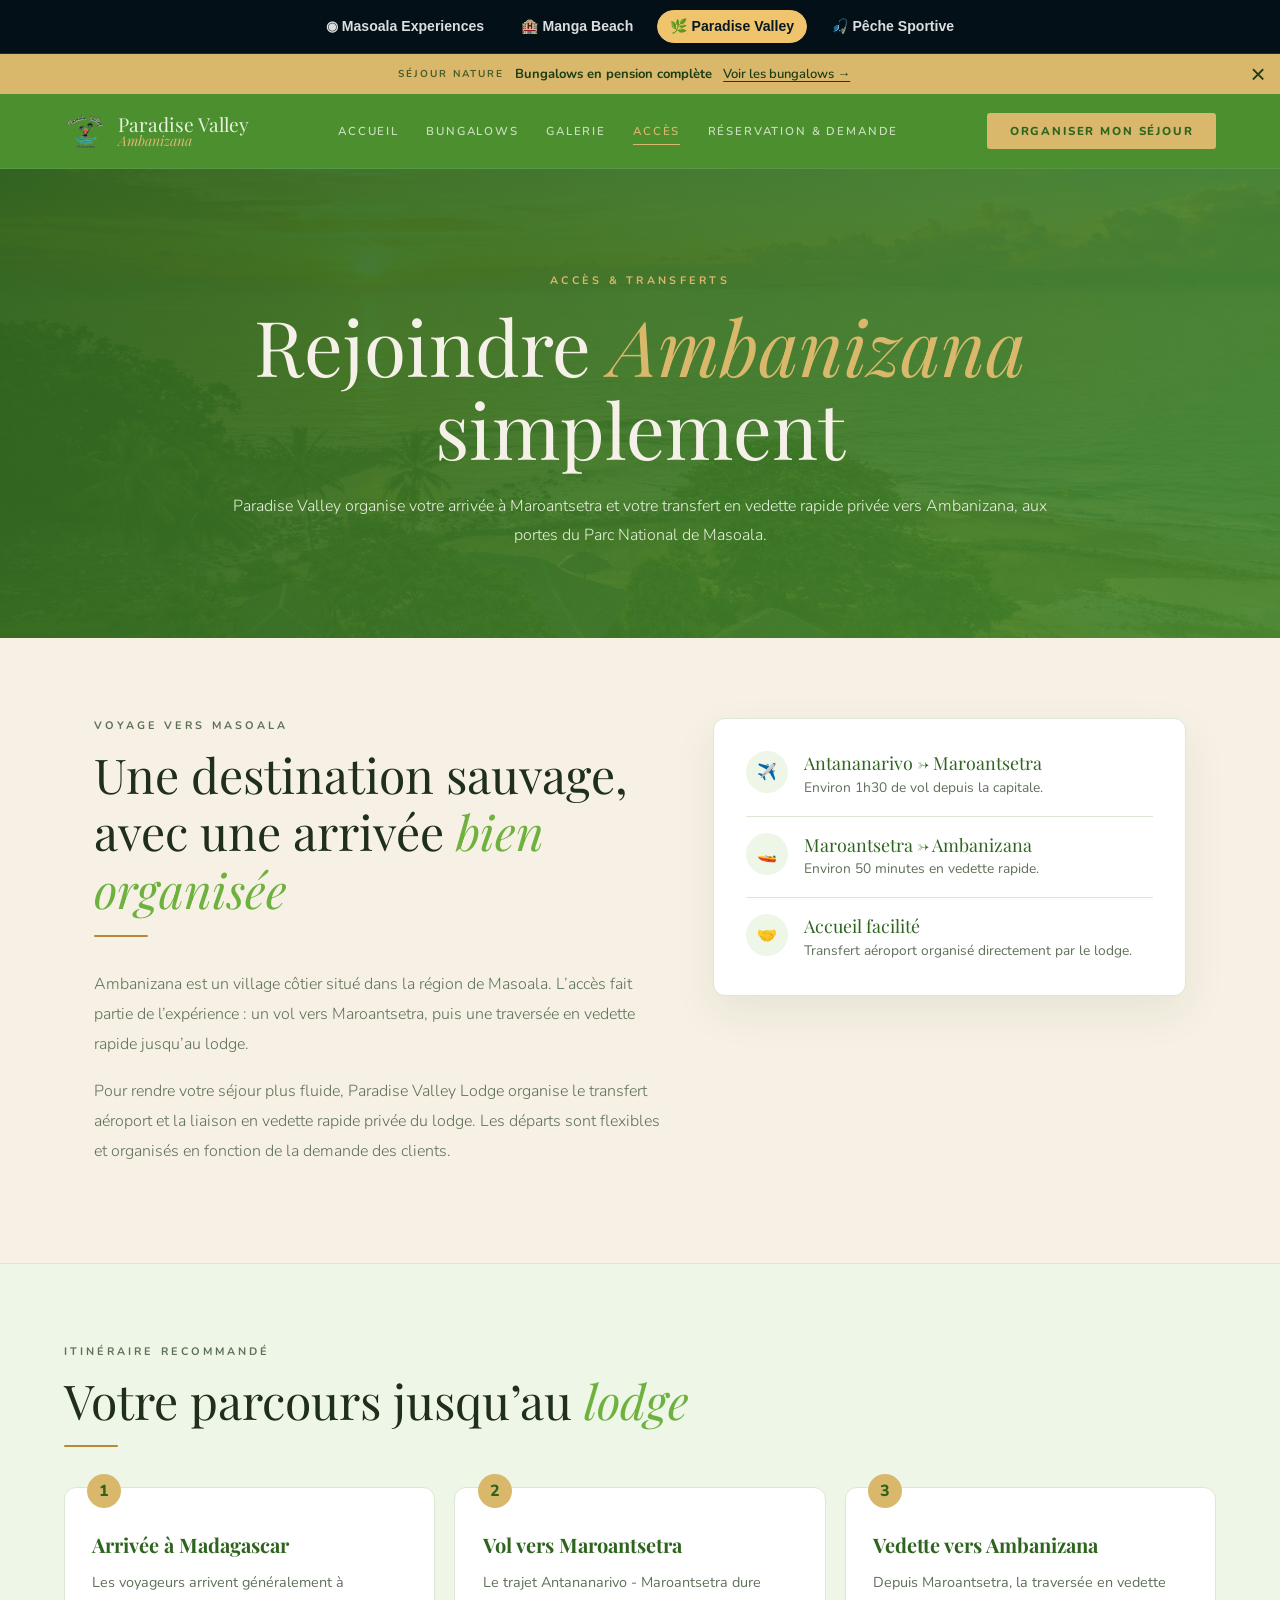
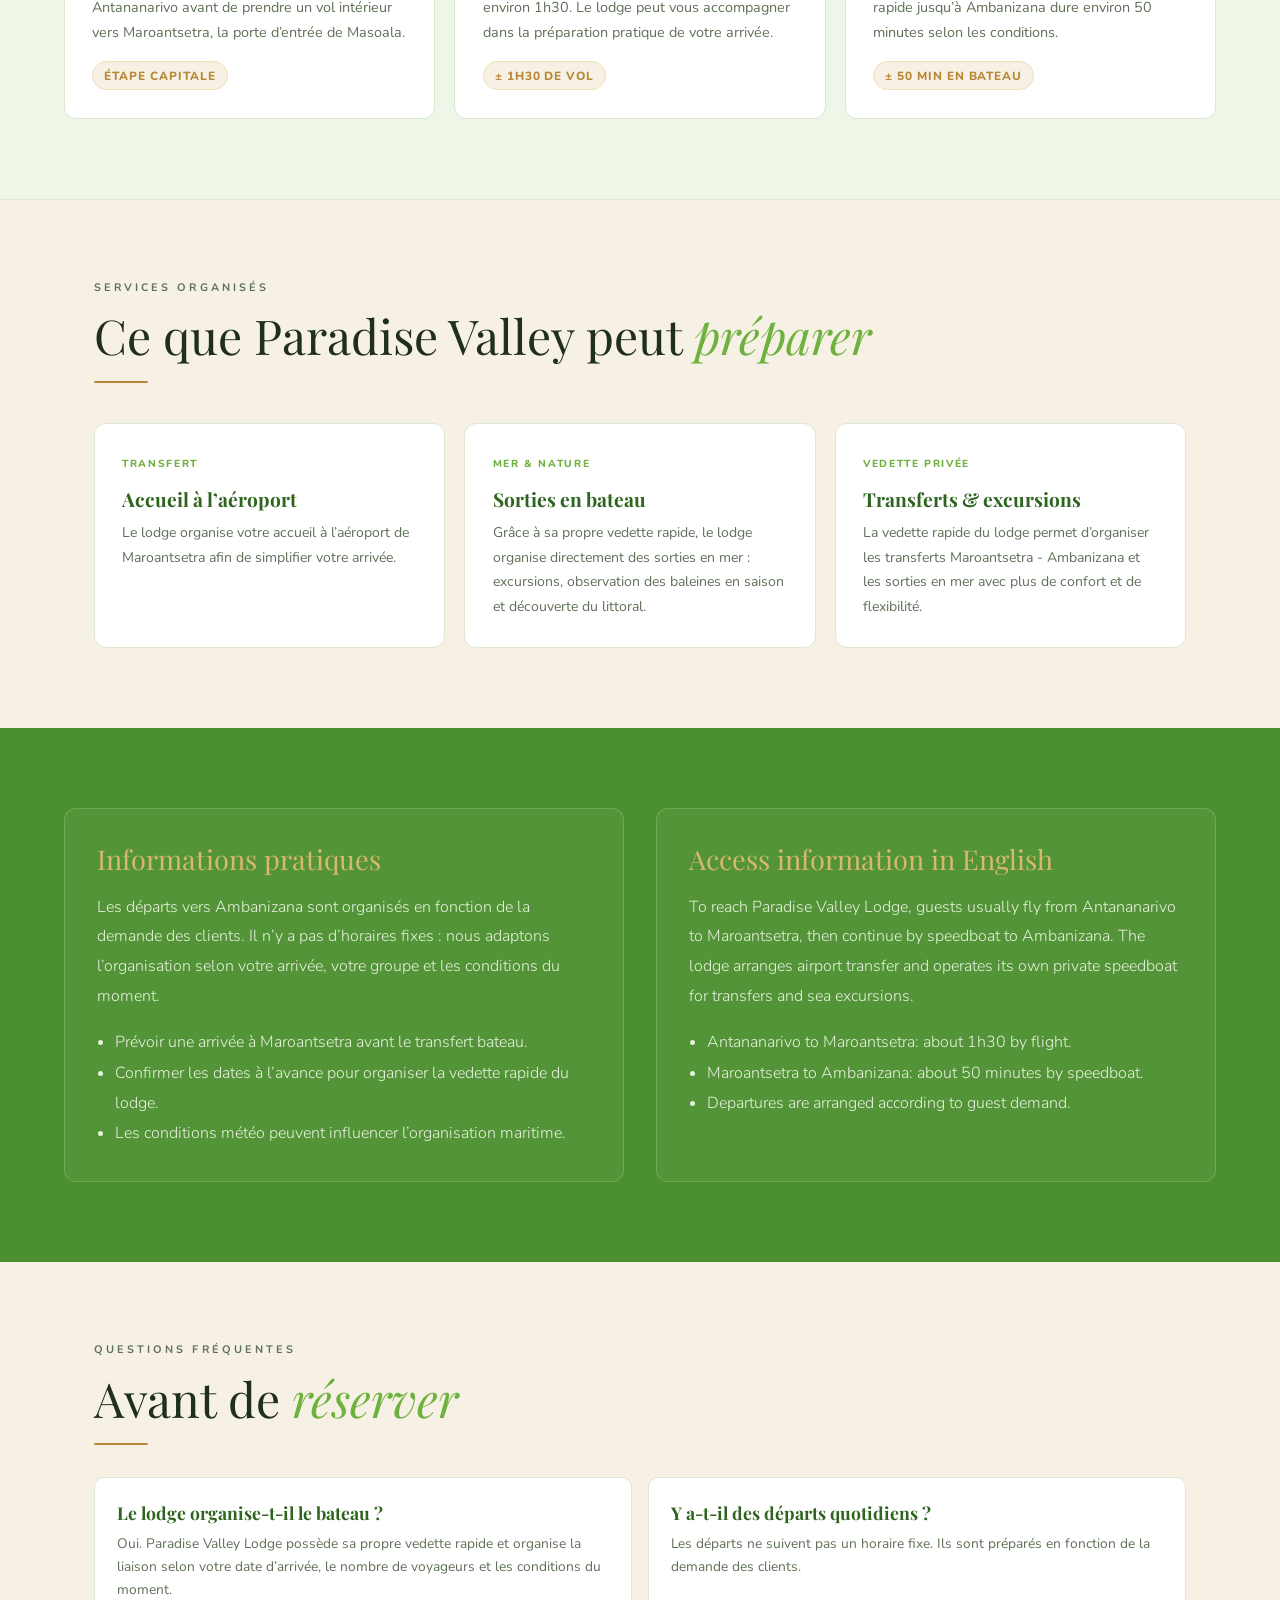
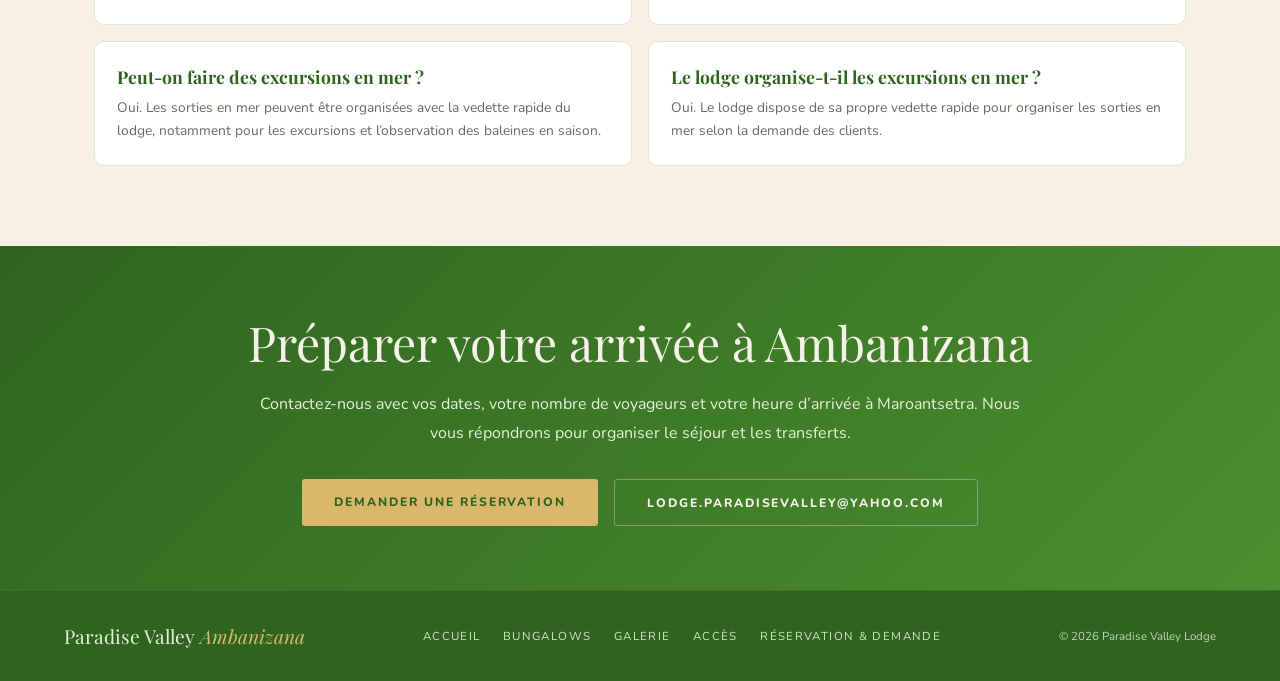
<file: acces.html>
<!DOCTYPE html> <html lang="fr"> <head> <meta charset="utf-8"/> <meta content="width=device-width, initial-scale=1.0" name="viewport"/> <title>Accès &amp; transferts vers Ambanizana | Paradise Valley Lodge Masoala</title> <meta content="Comment rejoindre Paradise Valley Lodge à Ambanizana : vol Antananarivo-Maroantsetra, transfert aéroport, vedette rapide vers Ambanizana, excursions en mer et conseils de voyage." name="description"/> <meta content="Ambanizana, Masoala, Maroantsetra, transfert bateau, Paradise Valley Lodge, éco-lodge Madagascar, accès Masoala" name="keywords"/> <meta content="Accès &amp; transferts vers Ambanizana | Paradise Valley Lodge" property="og:title"/> <meta content="Toutes les informations pratiques pour rejoindre notre éco-lodge premium à Ambanizana, au cœur de la région de Masoala." property="og:description"/> <meta content="website" property="og:type"/> <link href="https://lodge-paradisevalley.com/acces.html" rel="canonical"/> <link href="https://fonts.googleapis.com/css2?family=Playfair+Display:ital,wght@0,400;0,700;1,400&amp;family=Nunito:wght@300;400;600;700&amp;display=swap" rel="stylesheet"/> <style>*,*::before,*::after{margin:0;padding:0;box-sizing:border-box}:root{--ocean:#4b8f2f;--ocean-mid:#6fb13f;--ocean-light:#e6f1dc;--ocean-dark:#2f641f;--sand:#d9b86c;--sand-light:#f6f1e4;--sand-dark:#b78935;--white:#fff;--text:#1f2f1c;--muted:#5f7059;--border:#dce8d2;--light:#edf6e7;--leaf:#73a843}html{scroll-behavior:smooth}body{font-family:'Nunito',sans-serif;background:var(--sand-light);color:var(--text);overflow-x:hidden}a{text-decoration:none;color:inherit}nav{position:sticky;top:0;z-index:100;display:flex;justify-content:space-between;align-items:center;padding:1rem 4rem;background:var(--ocean);border-bottom:1px solid rgba(200,232,240,.1)}.nav-logo{display:flex;align-items:center;gap:.75rem;color:var(--ocean-light)}.nav-logo-mark{width:42px;height:42px;object-fit:contain}.nav-logo-text{display:flex;flex-direction:column;line-height:1.05}.nav-logo-text strong{font-family:'Playfair Display',serif;font-size:1.2rem;font-weight:400}.nav-logo-text span{font-family:'Playfair Display',serif;font-style:italic;font-size:.88rem;color:var(--sand)}.nav-links{display:flex;gap:1.7rem;font-size:.72rem;font-weight:600;letter-spacing:.16em;text-transform:uppercase}.nav-links a{position:relative;padding:.5rem 0;color:rgba(230,241,220,.82);transition:color .2s}.nav-links a::after{content:'';position:absolute;left:0;right:0;bottom:.1rem;height:1px;background:var(--sand);transform:scaleX(0);transition:transform .25s}.nav-links a:hover,.nav-links a.active{color:var(--sand)}.nav-links a:hover::after,.nav-links a.active::after{transform:scaleX(1)}.nav-cta{background:var(--sand);color:var(--ocean-dark);padding:.65rem 1.4rem;font-size:.72rem;letter-spacing:.16em;text-transform:uppercase;font-weight:800;border-radius:3px}.hamburger{display:none;background:none;border:0;width:34px;height:30px;flex-direction:column;justify-content:center;gap:6px;cursor:pointer}.hamburger span{display:block;height:2px;background:var(--sand);border-radius:2px}.mobile-menu{display:none;position:fixed;top:70px;left:0;right:0;background:var(--ocean-dark);z-index:90;padding:1.3rem 1.5rem;border-bottom:1px solid rgba(255,255,255,.1)}.mobile-menu a{display:block;color:var(--ocean-light);padding:.75rem 0;text-transform:uppercase;letter-spacing:.16em;font-size:.75rem}.mobile-menu.open{display:block}.mob-cta{width:100%;background:var(--sand);color:var(--ocean-dark);border:0;padding:.9rem;font-weight:800;text-transform:uppercase;letter-spacing:.16em;margin-top:.5rem}.page-header{background:linear-gradient(135deg,rgba(47,100,31,.95),rgba(75,143,47,.88)),url('assets/images/hero-ambanizana.jpg') center/cover;padding:6.5rem 4rem 5.5rem;text-align:center;position:relative}.ph-label{font-size:.68rem;letter-spacing:.3em;text-transform:uppercase;color:var(--sand);margin-bottom:1rem;font-weight:700}.ph-title{font-family:'Playfair Display',serif;font-size:clamp(2.6rem,6vw,4.8rem);font-weight:400;color:#f5f0e8;line-height:1.08}.ph-title em{font-style:italic;color:var(--sand)}.ph-sub{max-width:820px;margin:1.4rem auto 0;color:var(--ocean-light);line-height:1.8;font-size:1rem;font-weight:300}.section{padding:5rem 4rem;max-width:1220px;margin:0 auto}.intro-grid{display:grid;grid-template-columns:1.1fr .9fr;gap:2.5rem;align-items:start}.section-label{font-size:.68rem;letter-spacing:.28em;text-transform:uppercase;color:var(--muted);margin-bottom:.8rem;font-weight:700}.section-title{font-family:'Playfair Display',serif;font-size:clamp(2rem,4vw,3rem);font-weight:400;line-height:1.2;margin-bottom:1rem}.section-title em{font-style:italic;color:var(--ocean-mid)}.sand-line{width:54px;height:2px;background:var(--sand-dark);margin:0 0 2rem;border-radius:1px}.lead{font-size:1rem;line-height:1.9;color:var(--muted);font-weight:300;margin-bottom:1rem}.highlight-card{background:#fff;border:1px solid var(--border);border-radius:12px;padding:2rem;box-shadow:0 16px 45px rgba(31,47,28,.07)}.quick-list{display:grid;gap:1rem}.quick-item{display:flex;gap:1rem;align-items:flex-start;border-bottom:1px solid var(--border);padding-bottom:1rem}.quick-item:last-child{border-bottom:0;padding-bottom:0}.quick-icon{width:42px;height:42px;border-radius:50%;background:var(--light);display:flex;align-items:center;justify-content:center;flex-shrink:0}.quick-title{font-family:'Playfair Display',serif;font-size:1.12rem;color:var(--ocean-dark);margin-bottom:.18rem}.quick-text{font-size:.86rem;color:var(--muted);line-height:1.65}.journey{background:var(--light);border-top:1px solid var(--border);border-bottom:1px solid var(--border);max-width:none}.journey-inner{max-width:1220px;margin:0 auto}.steps{display:grid;grid-template-columns:repeat(3,1fr);gap:1.2rem;margin-top:2.5rem}.step-card{background:#fff;border:1px solid var(--border);border-radius:12px;padding:1.7rem;position:relative}.step-num{position:absolute;top:-14px;left:1.4rem;background:var(--sand);color:var(--ocean-dark);width:34px;height:34px;border-radius:50%;display:flex;align-items:center;justify-content:center;font-weight:800}.step-card h3{font-family:'Playfair Display',serif;color:var(--ocean-dark);font-size:1.25rem;margin:1rem 0 .7rem}.step-card p{color:var(--muted);font-size:.9rem;line-height:1.75}.duration{display:inline-block;margin-top:1rem;background:var(--sand-light);border:1px solid var(--gold-soft,#f0dfb2);color:var(--sand-dark);padding:.35rem .7rem;border-radius:999px;font-weight:800;font-size:.74rem;text-transform:uppercase;letter-spacing:.08em}.service-grid{display:grid;grid-template-columns:repeat(3,1fr);gap:1.2rem;margin-top:2.5rem}.service-card{background:#fff;border:1px solid var(--border);border-radius:12px;padding:1.7rem}.service-card h3{font-family:'Playfair Display',serif;color:var(--ocean-dark);font-size:1.2rem;margin-bottom:.6rem}.service-card p{font-size:.88rem;color:var(--muted);line-height:1.75}.tag{display:inline-block;margin-bottom:.9rem;font-size:.64rem;letter-spacing:.16em;text-transform:uppercase;color:var(--ocean-mid);font-weight:800}.bilingual{background:var(--ocean);color:#f5f0e8;max-width:none}.bilingual-inner{max-width:1220px;margin:0 auto;display:grid;grid-template-columns:1fr 1fr;gap:2rem}.lang-card{border:1px solid rgba(230,241,220,.18);background:rgba(255,255,255,.05);border-radius:12px;padding:2rem}.lang-card h2{font-family:'Playfair Display',serif;font-size:1.7rem;font-weight:400;margin-bottom:1rem;color:var(--sand)}.lang-card p{color:var(--ocean-light);line-height:1.85;margin-bottom:1rem;font-weight:300}.lang-card ul{padding-left:1.1rem;color:var(--ocean-light);line-height:1.9;font-weight:300}.faq{display:grid;grid-template-columns:1fr 1fr;gap:1rem;margin-top:2rem}.faq-item{background:#fff;border:1px solid var(--border);border-radius:10px;padding:1.4rem}.faq-item h3{font-family:'Playfair Display',serif;color:var(--ocean-dark);font-size:1.1rem;margin-bottom:.5rem}.faq-item p{font-size:.86rem;color:var(--muted);line-height:1.7}.cta-strip{background:linear-gradient(135deg,var(--ocean-dark),var(--ocean));padding:4rem;text-align:center;color:#f5f0e8}.cta-title{font-family:'Playfair Display',serif;font-size:clamp(2rem,4vw,3rem);font-weight:400;margin-bottom:1rem}.cta-text{max-width:760px;margin:0 auto 2rem;color:var(--ocean-light);line-height:1.8}.cta-actions{display:flex;justify-content:center;gap:1rem;flex-wrap:wrap}.btn-primary{display:inline-block;background:var(--sand);color:var(--ocean-dark);padding:.9rem 2rem;border-radius:3px;text-transform:uppercase;letter-spacing:.16em;font-size:.76rem;font-weight:800}.btn-outline{display:inline-block;border:1px solid rgba(230,241,220,.35);color:#f5f0e8;padding:.9rem 2rem;border-radius:3px;text-transform:uppercase;letter-spacing:.16em;font-size:.76rem;font-weight:800}.btn-outline:hover{border-color:var(--sand);color:var(--sand)}@media(max-width:480px){.btn-outline{max-width:100%;padding:.9rem 1rem;letter-spacing:.06em;font-size:.72rem;text-align:center;overflow-wrap:anywhere}}footer{background:var(--ocean-dark);color:#f5f0e8;padding:2rem 4rem;display:flex;justify-content:space-between;align-items:center;flex-wrap:wrap;gap:1rem;border-top:1px solid rgba(200,232,240,.08)}.ft-logo{font-family:'Playfair Display',serif;font-size:1.2rem;color:var(--ocean-light)}.ft-logo span{font-style:italic;color:var(--sand)}.ft-links{display:flex;gap:1.4rem;font-size:.72rem;letter-spacing:.12em;text-transform:uppercase;flex-wrap:wrap}.ft-links a{color:#d0e6c4;transition:color .2s}.ft-links a:hover{color:var(--sand)}.ft-copy{font-size:.72rem;color:#b9d7ac}@media(max-width:950px){nav{padding:1rem 1.5rem}.nav-links,.nav-cta{display:none}.hamburger{display:flex}.section{padding:3.5rem 1.5rem}.intro-grid,.steps,.service-grid,.bilingual-inner,.faq{grid-template-columns:1fr}.page-header{padding:4.5rem 1.5rem}.cta-strip{padding:3rem 1.5rem}footer{padding:2rem 1.5rem}.ft-links{gap:1rem}}.ecosystem-nav{position:relative;z-index:9999;display:flex;justify-content:center;align-items:center;gap:.65rem;flex-wrap:wrap;padding:.62rem 1rem;background:#041018;color:#fff;font-family:Arial,sans-serif;font-size:.88rem;line-height:1.2;border-bottom:1px solid rgba(255,255,255,.12)}.ecosystem-nav a{display:inline-flex;align-items:center;gap:.35rem;padding:.45rem .75rem;border-radius:999px;color:rgba(255,255,255,.86);text-decoration:none;font-weight:800;border:1px solid transparent;transition:.2s}.ecosystem-nav a:hover{background:rgba(255,255,255,.10);color:#fff}.ecosystem-nav a.active{background:#f0c36d;color:#061923;border-color:#f0c36d}@media(max-width:720px){.ecosystem-nav{justify-content:flex-start;overflow-x:auto;flex-wrap:nowrap;padding:.58rem .8rem}.ecosystem-nav a{white-space:nowrap;font-size:.82rem}}html{scroll-padding-top:0!important}body{padding-top:0!important}nav{top:0!important}.mobile-menu{top:0!important}</style> <!-- Google tag (gtag.js) -->
<script async src="https://www.googletagmanager.com/gtag/js?id=G-XXXXXXXXXX"></script>
<script>window.dataLayer=window.dataLayer||[];function gtag(){dataLayer.push(arguments);}gtag('js',new Date());gtag('config','G-XXXXXXXXXX');</script>
<meta property="og:url" content="https://lodge-paradisevalley.com/acces.html"/><meta property="og:image" content="https://lodge-paradisevalley.com/assets/images/hero.webp"/><meta property="og:image:width" content="1200"/><meta property="og:image:height" content="630"/>
  <link rel="icon" href="favicon.ico">
<script>try{if(sessionStorage.getItem("wz_splash"))document.documentElement.classList.add("wz-skip")}catch(e){}</script>
<link rel="stylesheet" href="assets/welcome.css?v=1"/>
</head> <body> <div class="ecosystem-nav" aria-label="Navigation écosystème Masoala"> <a href="https://masoala-experiences.com/">◉ Masoala Experiences</a> <a href="https://mangabeach-madagascar.mg/">🏨 Manga Beach</a> <a href="https://lodge-paradisevalley.com/" class="active">🌿 Paradise Valley</a> <a href="https://mangabeachfishing-masoala.com/">🎣 Pêche Sportive</a> </div> <nav> <a aria-label="Paradise Valley accueil" class="nav-logo" href="index.html"><img alt="Logo Paradise Valley" class="nav-logo-mark" src="assets/paradise-valley-logo.png"/><span class="nav-logo-text"><strong>Paradise Valley</strong><span>Ambanizana</span></span></a> <div aria-label="Navigation principale" class="nav-links"> <a href="index.html">Accueil</a> <a href="chambres.html">Bungalows</a> <a href="galerie.html">Galerie</a> <a class="active" href="acces.html">Accès</a> <a href="reservation.html">Réservation &amp; Demande</a> </div> <a class="nav-cta" href="reservation.html">Organiser mon séjour</a> <button aria-expanded="false" aria-label="Menu" class="hamburger" id="hamburger"><span></span><span></span><span></span></button> </nav> <div class="mobile-menu" id="mobile-menu"> <a href="index.html">Accueil</a> <a href="chambres.html">Bungalows</a> <a href="galerie.html">Galerie</a> <a href="acces.html">Accès</a> <a href="reservation.html">Réservation &amp; Demande</a> <a href="reservation.html"><button class="mob-cta">Organiser mon séjour</button></a> </div> <header class="page-header"> <div class="ph-label">Accès &amp; transferts</div> <h1 class="ph-title">Rejoindre <em>Ambanizana</em><br/>simplement</h1> <p class="ph-sub">Paradise Valley organise votre arrivée à Maroantsetra et votre transfert en vedette rapide privée vers Ambanizana, aux portes du Parc National de Masoala.</p> </header> <section class="section"> <div class="intro-grid"> <div> <div class="section-label">Voyage vers Masoala</div> <h2 class="section-title">Une destination sauvage, avec une arrivée <em>bien organisée</em></h2> <div class="sand-line"></div> <p class="lead">Ambanizana est un village côtier situé dans la région de Masoala. L’accès fait partie de l’expérience : un vol vers Maroantsetra, puis une traversée en vedette rapide jusqu’au lodge.</p> <p class="lead">Pour rendre votre séjour plus fluide, Paradise Valley Lodge organise le transfert aéroport et la liaison en vedette rapide privée du lodge. Les départs sont flexibles et organisés en fonction de la demande des clients.</p> </div> <aside class="highlight-card"> <div class="quick-list"> <div class="quick-item"><div class="quick-icon">✈️</div><div><div class="quick-title">Antananarivo → Maroantsetra</div><div class="quick-text">Environ 1h30 de vol depuis la capitale.</div></div></div> <div class="quick-item"><div class="quick-icon">🚤</div><div><div class="quick-title">Maroantsetra → Ambanizana</div><div class="quick-text">Environ 50 minutes en vedette rapide.</div></div></div> <div class="quick-item"><div class="quick-icon">🤝</div><div><div class="quick-title">Accueil facilité</div><div class="quick-text">Transfert aéroport organisé directement par le lodge.</div></div></div> </div> </aside> </div> </section> <section class="section journey"> <div class="journey-inner"> <div class="section-label">Itinéraire recommandé</div> <h2 class="section-title">Votre parcours jusqu’au <em>lodge</em></h2> <div class="sand-line"></div> <div class="steps"> <article class="step-card"><div class="step-num">1</div><h3>Arrivée à Madagascar</h3><p>Les voyageurs arrivent généralement à Antananarivo avant de prendre un vol intérieur vers Maroantsetra, la porte d’entrée de Masoala.</p><span class="duration">Étape capitale</span></article> <article class="step-card"><div class="step-num">2</div><h3>Vol vers Maroantsetra</h3><p>Le trajet Antananarivo - Maroantsetra dure environ 1h30. Le lodge peut vous accompagner dans la préparation pratique de votre arrivée.</p><span class="duration">± 1h30 de vol</span></article> <article class="step-card"><div class="step-num">3</div><h3>Vedette vers Ambanizana</h3><p>Depuis Maroantsetra, la traversée en vedette rapide jusqu’à Ambanizana dure environ 50 minutes selon les conditions.</p><span class="duration">± 50 min en bateau</span></article> </div> </div> </section> <section class="section"> <div class="section-label">Services organisés</div> <h2 class="section-title">Ce que Paradise Valley peut <em>préparer</em></h2> <div class="sand-line"></div> <div class="service-grid"> <article class="service-card"><span class="tag">Transfert</span><h3>Accueil à l’aéroport</h3><p>Le lodge organise votre accueil à l’aéroport de Maroantsetra afin de simplifier votre arrivée.</p></article> <article class="service-card"><span class="tag">Mer &amp; nature</span><h3>Sorties en bateau</h3><p>Grâce à sa propre vedette rapide, le lodge organise directement des sorties en mer : excursions, observation des baleines en saison et découverte du littoral.</p></article> <article class="service-card"><span class="tag">Vedette privée</span><h3>Transferts &amp; excursions</h3><p>La vedette rapide du lodge permet d’organiser les transferts Maroantsetra - Ambanizana et les sorties en mer avec plus de confort et de flexibilité.</p></article> </div> </section> <section class="section bilingual"> <div class="bilingual-inner"> <div class="lang-card"> <h2>Informations pratiques</h2> <p>Les départs vers Ambanizana sont organisés en fonction de la demande des clients. Il n’y a pas d’horaires fixes : nous adaptons l’organisation selon votre arrivée, votre groupe et les conditions du moment.</p> <ul><li>Prévoir une arrivée à Maroantsetra avant le transfert bateau.</li><li>Confirmer les dates à l’avance pour organiser la vedette rapide du lodge.</li><li>Les conditions météo peuvent influencer l’organisation maritime.</li></ul> </div> <div class="lang-card" lang="en"> <h2>Access information in English</h2> <p>To reach Paradise Valley Lodge, guests usually fly from Antananarivo to Maroantsetra, then continue by speedboat to Ambanizana. The lodge arranges airport transfer and operates its own private speedboat for transfers and sea excursions.</p> <ul><li>Antananarivo to Maroantsetra: about 1h30 by flight.</li><li>Maroantsetra to Ambanizana: about 50 minutes by speedboat.</li><li>Departures are arranged according to guest demand.</li></ul> </div> </div> </section> <section class="section"> <div class="section-label">Questions fréquentes</div> <h2 class="section-title">Avant de <em>réserver</em></h2> <div class="sand-line"></div> <div class="faq"> <article class="faq-item"><h3>Le lodge organise-t-il le bateau ?</h3><p>Oui. Paradise Valley Lodge possède sa propre vedette rapide et organise la liaison selon votre date d’arrivée, le nombre de voyageurs et les conditions du moment.</p></article> <article class="faq-item"><h3>Y a-t-il des départs quotidiens ?</h3><p>Les départs ne suivent pas un horaire fixe. Ils sont préparés en fonction de la demande des clients.</p></article> <article class="faq-item"><h3>Peut-on faire des excursions en mer ?</h3><p>Oui. Les sorties en mer peuvent être organisées avec la vedette rapide du lodge, notamment pour les excursions et l’observation des baleines en saison.</p></article> <article class="faq-item"><h3>Le lodge organise-t-il les excursions en mer ?</h3><p>Oui. Le lodge dispose de sa propre vedette rapide pour organiser les sorties en mer selon la demande des clients.</p></article> </div> </section> <section class="cta-strip"> <h2 class="cta-title">Préparer votre arrivée à Ambanizana</h2> <p class="cta-text">Contactez-nous avec vos dates, votre nombre de voyageurs et votre heure d’arrivée à Maroantsetra. Nous vous répondrons pour organiser le séjour et les transferts.</p> <div class="cta-actions"><a class="btn-primary" href="reservation.html">Demander une réservation</a><a class="btn-outline" href="mailto:lodge.paradisevalley@yahoo.com">lodge.paradisevalley@yahoo.com</a></div> </section> <footer> <div class="ft-logo">Paradise Valley <span>Ambanizana</span></div> <div class="ft-links"><a href="index.html">Accueil</a><a href="chambres.html">Bungalows</a><a href="galerie.html">Galerie</a><a href="acces.html">Accès</a><a href="reservation.html">Réservation &amp; Demande</a></div> <div class="ft-copy">© 2026 Paradise Valley Lodge</div> </footer> <script>
const hamburger=document.getElementById('hamburger');
const mobileMenu=document.getElementById('mobile-menu');
if(hamburger&&mobileMenu){hamburger.addEventListener('click',()=>{mobileMenu.classList.toggle('open');hamburger.setAttribute('aria-expanded',mobileMenu.classList.contains('open'))})}
</script> <script src="assets/welcome.js?v=1" defer></script>
</body> </html>
</file>
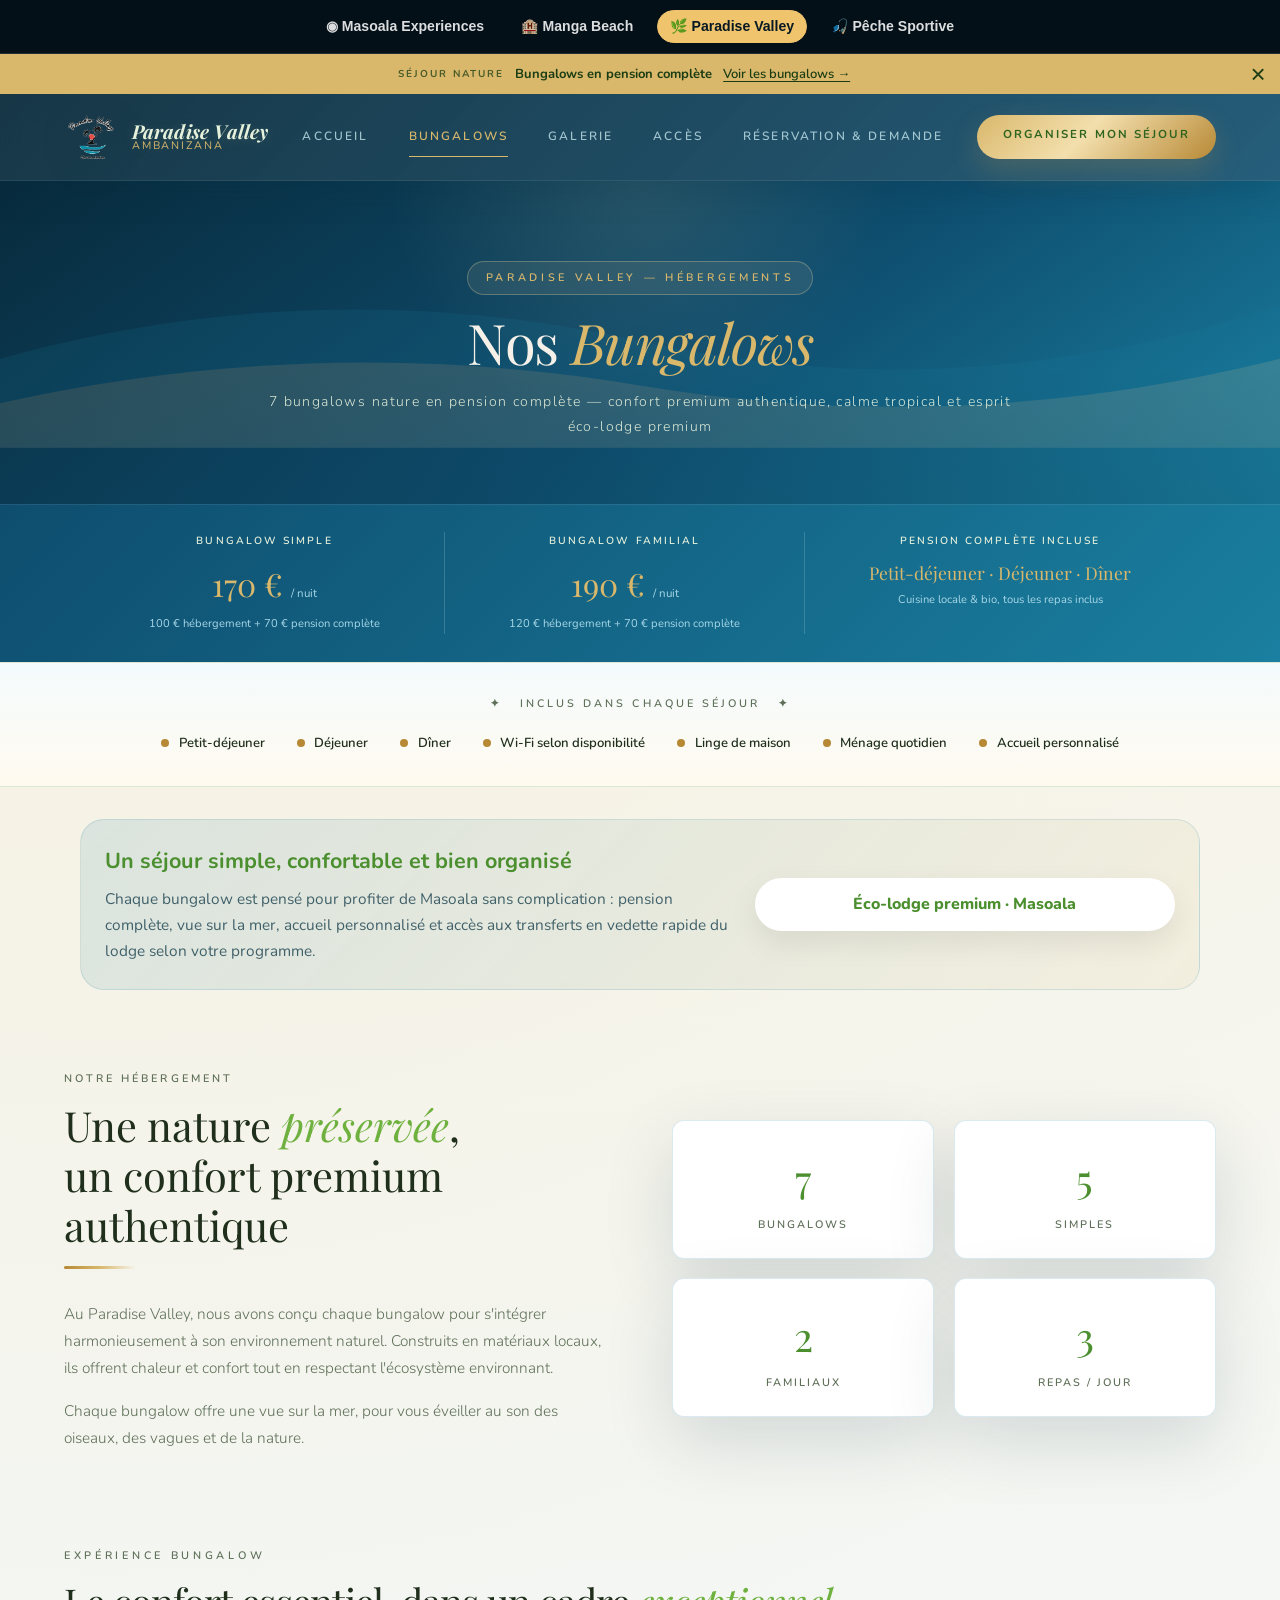
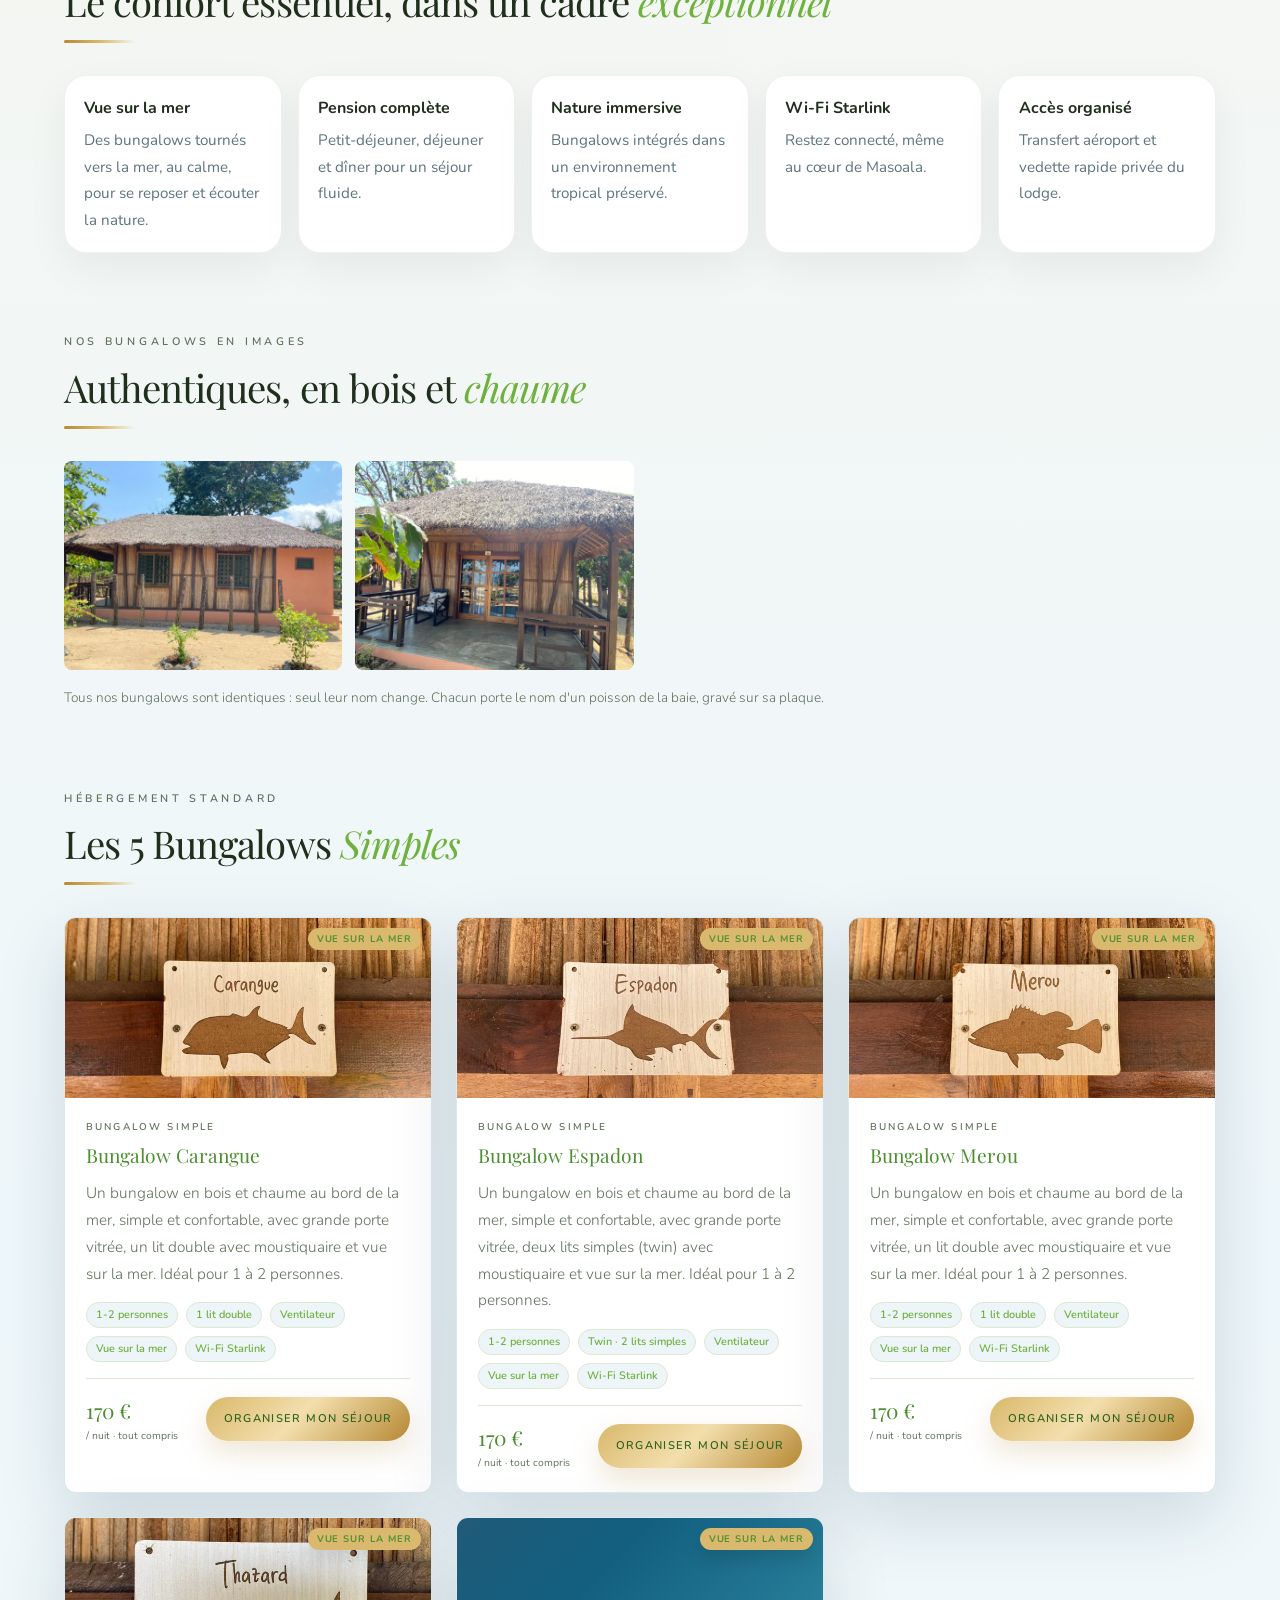
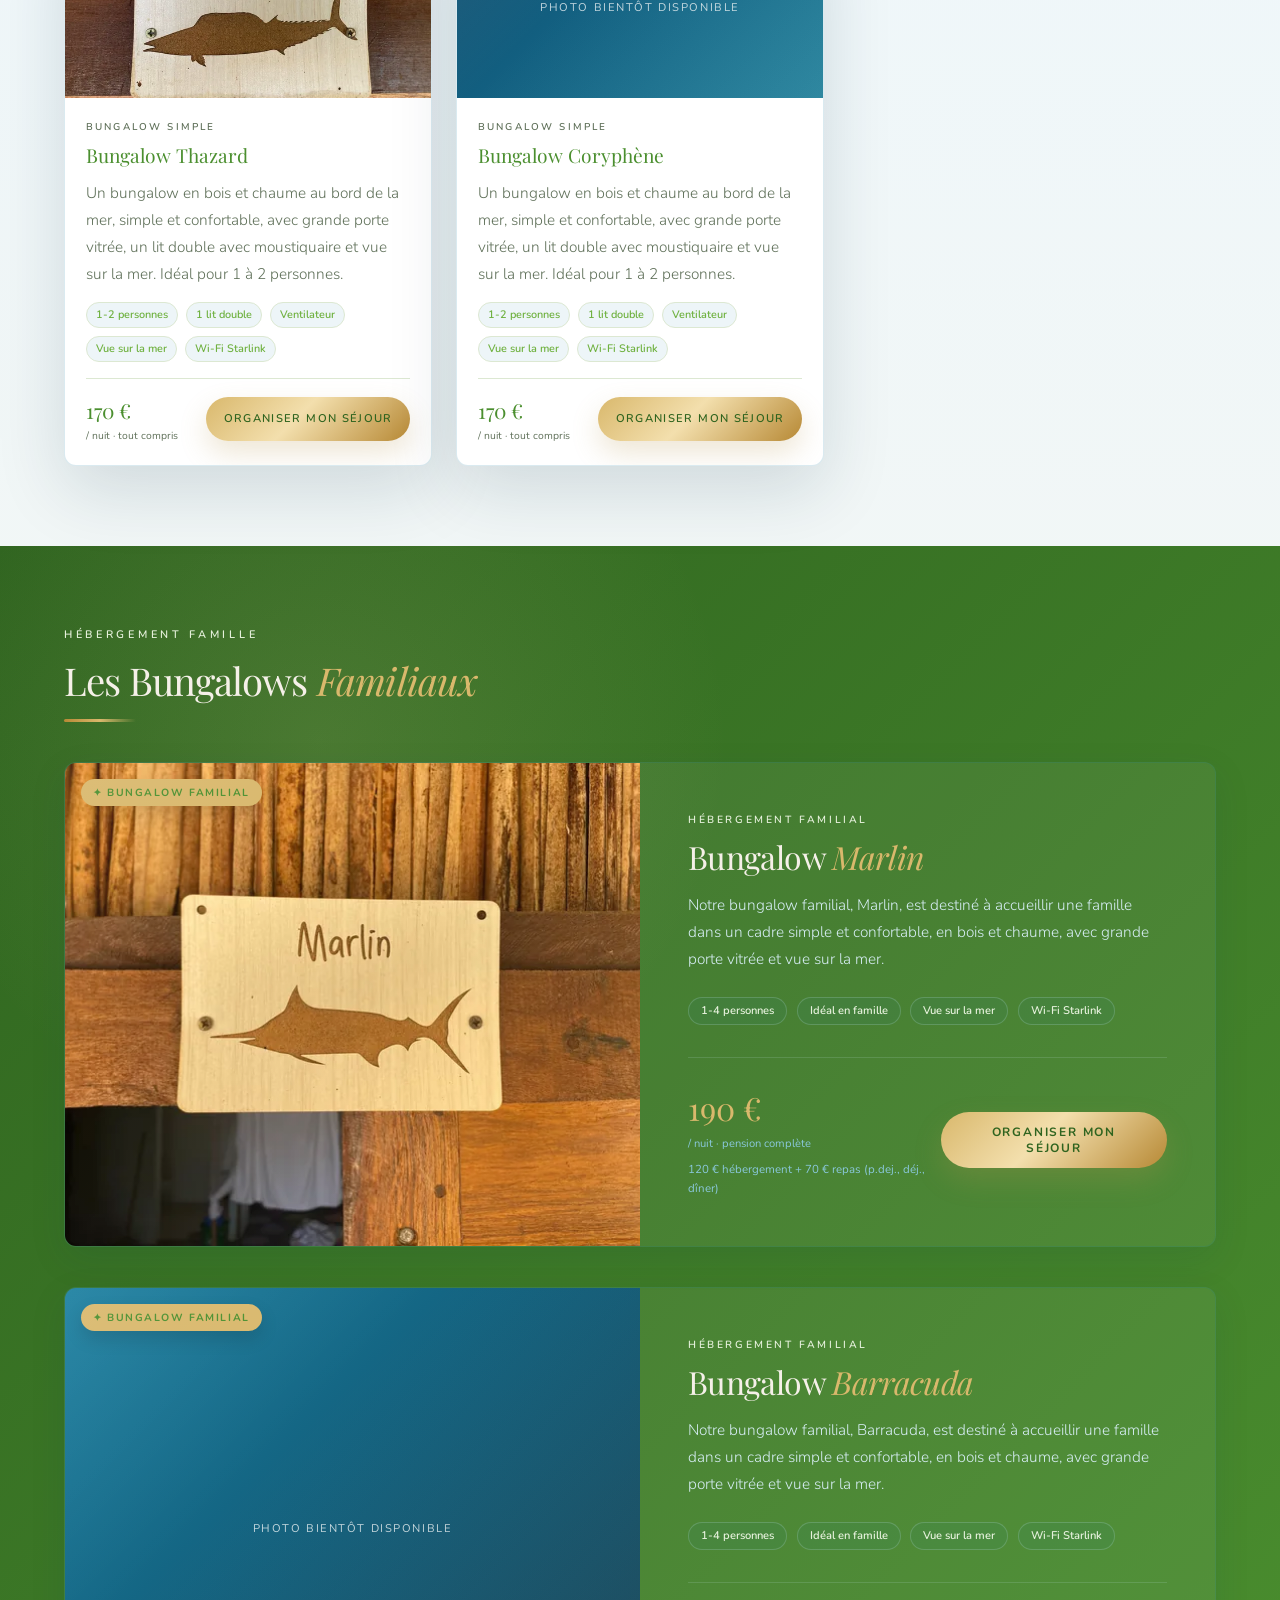
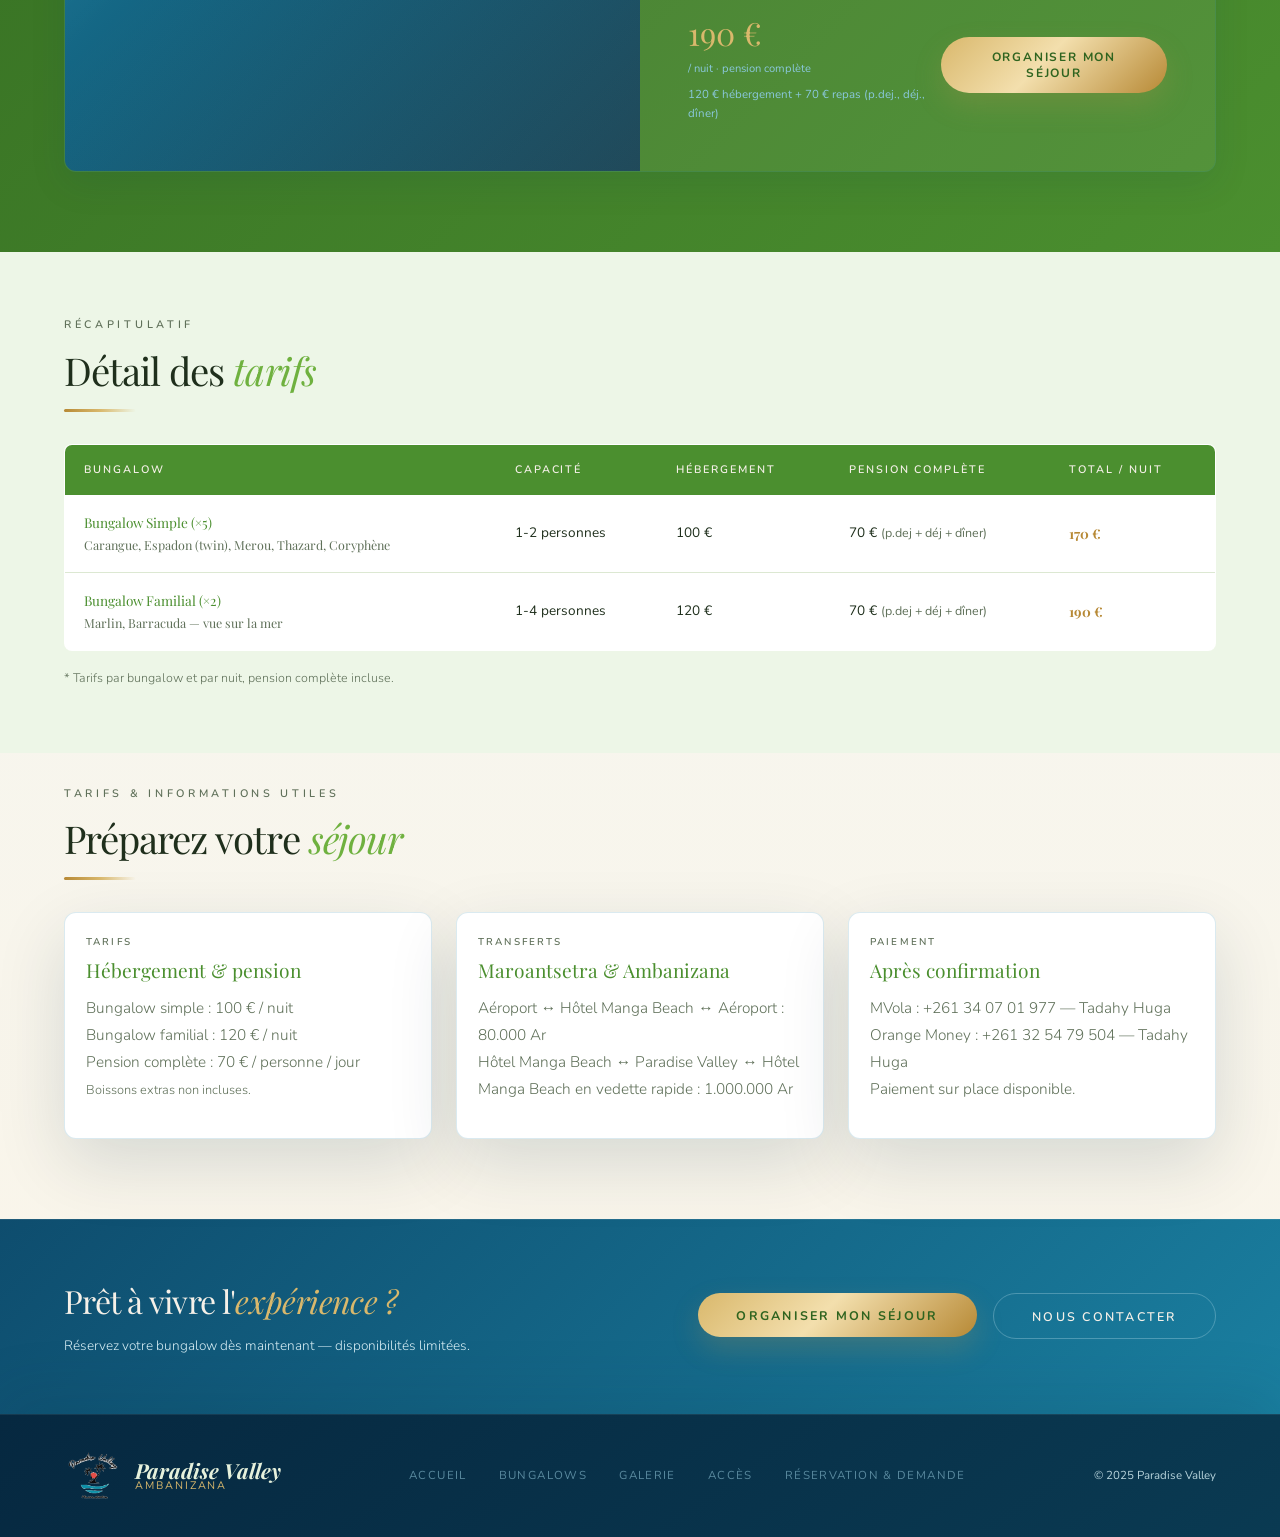
<file: chambres.html>
<!DOCTYPE html> <html lang="fr"> <head> <meta charset="utf-8"/><meta content="width=device-width, initial-scale=1.0" name="viewport"/> <title>Bungalows — Paradise Valley</title> <link href="https://fonts.googleapis.com/css2?family=Playfair+Display:ital,wght@0,400;0,700;1,400&amp;family=Nunito:wght@300;400;600;700&amp;display=swap" rel="stylesheet"/> <style>*,*::before,*::after{margin:0;padding:0;box-sizing:border-box}:root{--ocean:#4b8f2f;--ocean-mid:#6fb13f;--ocean-light:#e6f1dc;--ocean-dark:#2f641f;--sand:#d9b86c;--sand-light:#f6f1e4;--sand-dark:#b78935;--white:#fff;--text:#1f2f1c;--muted:#5f7059;--border:#dce8d2;--light:#edf6e7;--gold-soft:#f0dfb2;--leaf:#73a843;}html{scroll-behavior:smooth}body{font-family:'Nunito',sans-serif;background:var(--sand-light);color:var(--text);overflow-x:hidden}a{text-decoration:none;color:inherit}nav{position:sticky;top:0;z-index:100;display:flex;justify-content:space-between;align-items:center;padding:1.2rem 4rem;background:var(--ocean);border-bottom:1px solid rgba(200,232,240,.1)}.nav-logo{font-family:'Playfair Display',serif;font-size:1.6rem;color:var(--ocean-light)}.nav-logo span{font-style:italic;color:var(--sand)}.nav-links{display:flex;gap:2.5rem;font-size:.75rem;font-weight:600;letter-spacing:.18em;text-transform:uppercase}.nav-links a{color:#8ac8dc;transition:color .2s}.nav-links a:hover,.nav-links a.active{color:var(--sand)}.nav-cta{background:var(--sand);color:var(--ocean);padding:.6rem 1.6rem;font-size:.72rem;letter-spacing:.18em;text-transform:uppercase;font-weight:700;border-radius:2px;cursor:pointer;border:none}.page-header{background:var(--ocean);padding:5rem 4rem 4rem;text-align:center;position:relative;overflow:hidden}.ph-bg{position:absolute;inset:0;opacity:.15}.ph-label{font-size:.68rem;letter-spacing:.3em;text-transform:uppercase;color:var(--sand);margin-bottom:1rem;position:relative;z-index:1;font-weight:600}.ph-title{font-family:'Playfair Display',serif;font-size:3.5rem;font-weight:400;color:#f5f0e8;line-height:1.1;position:relative;z-index:1}.ph-title em{font-style:italic;color:var(--sand)}.ph-sub{font-size:.88rem;color:var(--ocean-light);font-weight:300;letter-spacing:.1em;margin-top:1rem;opacity:.85;position:relative;z-index:1}.tarif-bar{background:var(--ocean-mid);padding:1.8rem 4rem;display:flex;justify-content:center;gap:4rem;flex-wrap:wrap}.ti{text-align:center;color:#f5f0e8}.ti-name{font-size:.65rem;letter-spacing:.2em;text-transform:uppercase;color:var(--ocean-light);margin-bottom:.5rem;font-weight:600}.ti-price{font-family:'Playfair Display',serif;font-size:2rem;color:var(--sand)}.ti-price span{font-size:.72rem;font-family:'Nunito',sans-serif;color:#a8d8e8}.ti-detail{font-size:.7rem;color:#a8d8e8;margin-top:.3rem}.ti-sep{width:1px;background:rgba(200,232,240,.2)}.inclus-section{background:var(--light);padding:2rem 4rem;border-top:1px solid var(--border);border-bottom:1px solid var(--border)}.inclus-title{font-size:.68rem;letter-spacing:.28em;text-transform:uppercase;color:var(--muted);margin-bottom:1.2rem;text-align:center;font-weight:600}.inclus-grid{display:flex;justify-content:center;gap:2rem;flex-wrap:wrap}.inclus-item{display:flex;align-items:center;gap:.6rem;font-size:.82rem;color:var(--text);font-weight:600}.inclus-dot{width:8px;height:8px;background:var(--sand-dark);border-radius:50%;flex-shrink:0}.intro{display:grid;grid-template-columns:1fr 1fr;gap:4rem;padding:5rem 4rem;align-items:center}.intro-label{font-size:.68rem;letter-spacing:.28em;text-transform:uppercase;color:var(--muted);margin-bottom:.8rem;font-weight:600}.intro-title{font-family:'Playfair Display',serif;font-size:2.6rem;font-weight:400;line-height:1.2;margin-bottom:1rem}.intro-title em{font-style:italic;color:var(--ocean-mid)}.sand-line{width:50px;height:2px;background:var(--sand-dark);margin-bottom:2rem;border-radius:1px}.intro-p{font-size:.9rem;color:var(--muted);line-height:1.9;font-weight:300;margin-bottom:1rem}.stats{display:grid;grid-template-columns:1fr 1fr;gap:1.2rem}.stat{text-align:center;background:#fff;border:1px solid var(--border);border-radius:8px;padding:1.5rem}.stat-num{font-family:'Playfair Display',serif;font-size:2.5rem;font-weight:400;color:var(--ocean)}.stat-label{font-size:.68rem;letter-spacing:.18em;text-transform:uppercase;color:var(--muted);margin-top:.3rem;font-weight:600}.section{padding:5rem 4rem}.section-label{font-size:.68rem;letter-spacing:.28em;text-transform:uppercase;color:var(--muted);margin-bottom:.8rem;font-weight:600}.section-title{font-family:'Playfair Display',serif;font-size:2.4rem;font-weight:400;line-height:1.2;margin-bottom:1rem}.section-title em{font-style:italic;color:var(--ocean-mid)}.bungalows-grid{display:grid;grid-template-columns:repeat(3,1fr);gap:1.5rem;margin-top:2rem}.b-card{background:#fff;border:1px solid var(--border);border-radius:8px;overflow:hidden;transition:transform .25s,box-shadow .25s}.b-card:hover{transform:translateY(-5px);box-shadow:0 16px 48px rgba(14,77,110,.1)}.b-img{height:180px;display:flex;align-items:center;justify-content:center;position:relative}.bi1{background:linear-gradient(135deg,#0e4d6e,#0a3a52)}.bi2{background:linear-gradient(135deg,#1a7fa0,#0e4d6e)}.bi3{background:linear-gradient(135deg,#0a3a52,#1a7fa0)}.bi4{background:linear-gradient(135deg,#2a9fc8,#1a7fa0)}.bi5{background:linear-gradient(135deg,#0e4d6e,#2a9fc8)}.bi6{background:linear-gradient(135deg,#1a7fa0,#0a3a52)}.b-num{position:absolute;top:10px;left:10px;background:rgba(0,0,0,.25);color:var(--ocean-light);font-size:.62rem;letter-spacing:.2em;text-transform:uppercase;padding:3px 8px;border-radius:1px;font-weight:600}.b-badge{position:absolute;top:10px;right:10px;background:var(--sand);color:var(--ocean);font-size:.6rem;letter-spacing:.1em;text-transform:uppercase;padding:3px 9px;border-radius:1px;font-weight:700}.b-body{padding:1.3rem}.b-type{font-size:.62rem;letter-spacing:.22em;text-transform:uppercase;color:var(--muted);margin-bottom:.3rem;font-weight:600}.b-name{font-family:'Playfair Display',serif;font-size:1.2rem;color:var(--ocean);margin-bottom:.5rem}.b-desc{font-size:.8rem;color:var(--muted);line-height:1.7;font-weight:300;margin-bottom:.9rem}.b-feats{display:flex;flex-wrap:wrap;gap:.5rem;margin-bottom:1rem}.feat{font-size:.68rem;background:var(--light);color:var(--ocean-mid);padding:3px 9px;border-radius:20px;border:1px solid var(--border);font-weight:600}.b-footer{display:flex;justify-content:space-between;align-items:center;border-top:1px solid var(--border);padding-top:.9rem}.b-price{font-family:'Playfair Display',serif;font-size:1.3rem;color:var(--ocean)}.b-price span{font-size:.65rem;font-family:'Nunito',sans-serif;color:var(--muted);display:block}.btn-reserve{background:var(--ocean);color:#fff;border:none;padding:.45rem 1.1rem;font-size:.7rem;letter-spacing:.12em;text-transform:uppercase;border-radius:2px;cursor:pointer;font-family:'Nunito',sans-serif;font-weight:600}.btn-reserve:hover{background:var(--ocean-mid)}.familial-section{background:var(--ocean);padding:5rem 4rem}.familial-card{background:rgba(255,255,255,.06);border:1px solid rgba(200,232,240,.15);border-radius:8px;overflow:hidden;display:grid;grid-template-columns:1fr 1fr;margin-top:2.5rem}.fam-img{background:linear-gradient(135deg,#1a7fa0,#0a3a52);min-height:380px;display:flex;align-items:center;justify-content:center;position:relative}.fam-tag{position:absolute;top:16px;left:16px;background:var(--sand);color:var(--ocean);font-size:.65rem;letter-spacing:.15em;text-transform:uppercase;padding:5px 12px;border-radius:1px;font-weight:700}.fam-body{padding:3rem;display:flex;flex-direction:column;justify-content:center}.fam-type{font-size:.65rem;letter-spacing:.25em;text-transform:uppercase;color:var(--ocean-light);margin-bottom:.6rem;font-weight:600}.fam-name{font-family:'Playfair Display',serif;font-size:2rem;font-weight:400;color:#f5f0e8;margin-bottom:1rem;line-height:1.2}.fam-name em{font-style:italic;color:var(--sand)}.fam-desc{font-size:.88rem;color:#a8d8e8;line-height:1.9;font-weight:300;margin-bottom:1.5rem}.fam-feats{display:flex;flex-wrap:wrap;gap:.6rem;margin-bottom:2rem}.fam-feat{font-size:.7rem;border:1px solid rgba(200,232,240,.2);color:var(--ocean-light);padding:4px 12px;border-radius:20px;font-weight:600}.fam-footer{border-top:1px solid rgba(200,232,240,.15);padding-top:1.5rem;display:flex;justify-content:space-between;align-items:center}.fam-price{font-family:'Playfair Display',serif;font-size:2rem;color:var(--sand)}.fam-price span{font-size:.7rem;font-family:'Nunito',sans-serif;color:#8ac8dc;display:block}.btn-gold{background:var(--sand);color:var(--ocean);border:none;padding:.75rem 1.8rem;font-family:'Nunito',sans-serif;font-size:.75rem;letter-spacing:.15em;text-transform:uppercase;font-weight:700;border-radius:2px;cursor:pointer}.tarif-table-section{padding:4rem;background:var(--light)}.tarif-table{width:100%;border-collapse:collapse;margin-top:2rem;background:#fff;border-radius:8px;overflow:hidden;border:1px solid var(--border)}.tarif-table th{background:var(--ocean);color:#f5f0e8;font-size:.68rem;letter-spacing:.18em;text-transform:uppercase;padding:1rem 1.2rem;text-align:left;font-weight:600}.tarif-table td{padding:1rem 1.2rem;font-size:.85rem;border-bottom:1px solid var(--border)}.tarif-table tr:last-child td{border-bottom:none}.tarif-table tr:hover td{background:#f0f8fc}.td-name{font-family:'Playfair Display',serif;font-size:1rem;color:var(--ocean)}.td-price{font-family:'Playfair Display',serif;font-size:1.1rem;color:var(--ocean)}.td-gold{color:var(--sand-dark);font-weight:700}.td-muted{color:var(--muted);font-size:.78rem}.cta-strip{background:var(--ocean-mid);padding:3.5rem 4rem;display:flex;justify-content:space-between;align-items:center;flex-wrap:wrap;gap:2rem}.cta-title{font-family:'Playfair Display',serif;font-size:2rem;font-weight:400;color:#f5f0e8}.cta-title em{font-style:italic;color:var(--sand)}.cta-sub{font-size:.85rem;color:#a8d8e8;margin-top:.4rem;font-weight:300}.btn-primary{background:var(--sand);color:var(--ocean);padding:.85rem 2.4rem;font-family:'Nunito',sans-serif;font-size:.78rem;letter-spacing:.18em;text-transform:uppercase;font-weight:700;border:none;border-radius:2px;cursor:pointer}.btn-outline-light{background:transparent;color:#f5f0e8;padding:.85rem 2.4rem;font-family:'Nunito',sans-serif;font-size:.78rem;letter-spacing:.18em;text-transform:uppercase;font-weight:600;border:1px solid rgba(200,232,240,.3);border-radius:2px;cursor:pointer}footer{background:var(--ocean-dark);color:#f5f0e8;padding:2rem 4rem;display:flex;justify-content:space-between;align-items:center;flex-wrap:wrap;gap:1rem;border-top:1px solid rgba(200,232,240,.08)}.ft-logo{font-family:'Playfair Display',serif;font-size:1.2rem;color:var(--ocean-light)}.ft-logo span{font-style:italic;color:var(--sand)}.ft-links{display:flex;gap:2rem;font-size:.72rem;letter-spacing:.12em;text-transform:uppercase}.ft-links a{color:#5a8a9f;transition:color .2s}.ft-links a:hover{color:var(--ocean-light)}.ft-copy{font-size:.72rem;color:#3a6a7a}@media(max-width:900px){nav{padding:1rem 1.5rem}.nav-links{display:none}.page-header{padding:3rem 1.5rem 2.5rem}.ph-title{font-size:2.2rem}.intro{grid-template-columns:1fr;padding:3rem 1.5rem;gap:2rem}.section{padding:3rem 1.5rem}.bungalows-grid{grid-template-columns:1fr 1fr}.familial-section{padding:3rem 1.5rem}.familial-card{grid-template-columns:1fr}.fam-img{min-height:220px}.fam-body{padding:2rem 1.5rem}.tarif-table-section{padding:3rem 1.5rem}.tarif-bar{gap:2rem;padding:1.5rem}.cta-strip{padding:2.5rem 1.5rem}}@media(max-width:600px){.bungalows-grid{grid-template-columns:1fr}}.hamburger{display:none;flex-direction:column;gap:5px;cursor:pointer;padding:4px;background:none;border:none;z-index:200}.hamburger span{display:block;width:24px;height:2px;background:var(--ocean-light);border-radius:2px;transition:all .3s}.hamburger.open span:nth-child(1){transform:translateY(7px) rotate(45deg)}.hamburger.open span:nth-child(2){opacity:0}.hamburger.open span:nth-child(3){transform:translateY(-7px) rotate(-45deg)}.mobile-menu{display:none;position:fixed;inset:0;background:var(--ocean-dark);z-index:150;flex-direction:column;align-items:center;justify-content:center;gap:2.5rem}.mobile-menu.open{display:flex}.mobile-menu a{font-family:'Playfair Display',serif;font-size:1.8rem;color:#f5f0e8;font-weight:400}.mobile-menu a:hover{color:var(--sand)}.mobile-menu .mob-cta{margin-top:1rem;background:var(--sand);color:var(--ocean);padding:.8rem 2.5rem;font-family:'Nunito',sans-serif;font-size:.8rem;letter-spacing:.18em;text-transform:uppercase;font-weight:700;border-radius:2px;border:none;cursor:pointer}@media(max-width:900px){nav{padding:1rem 1.5rem}.nav-links,.nav-cta{display:none}.hamburger{display:flex}.section{padding:3rem 1.2rem}.gallery-preview{padding:3rem 1.2rem}.hero-title{font-size:clamp(2rem,9vw,3.5rem)}.hero-badge{font-size:.6rem;letter-spacing:.18em}.hero-actions{flex-direction:column;align-items:center;gap:.8rem}.booking-bar{flex-direction:column;padding:1.5rem 1.2rem;gap:1rem}.bk-group input,.bk-group select{width:100%}.bk-group{width:100%}.btn-search{width:100%;padding:.75rem}.nature-strip{padding:1.5rem 1.2rem;gap:1.5rem;justify-content:center}.rooms-grid{grid-template-columns:1fr}.highlights{grid-template-columns:1fr;padding:3rem 1.2rem;gap:2.5rem}.hl-grid{grid-template-columns:1fr 1fr}.gallery-grid{grid-template-columns:1fr 1fr;grid-template-rows:auto}.gi:first-child{grid-row:auto;grid-column:1/3;height:180px}.gi{height:160px}.testi-grid{grid-template-columns:1fr}.cta-strip{padding:2.5rem 1.2rem;flex-direction:column;text-align:center}.cta-title{font-size:1.6rem}.ft-top{grid-template-columns:1fr;gap:2rem;padding-bottom:2rem}.ft-bottom{flex-direction:column;text-align:center;gap:.5rem}.intro{grid-template-columns:1fr;padding:3rem 1.2rem;gap:2rem}.stats{grid-template-columns:1fr 1fr}.bungalows-grid{grid-template-columns:1fr}.familial-card{grid-template-columns:1fr}.fam-img{min-height:220px}.fam-body{padding:2rem 1.5rem}.tarif-bar{padding:1.5rem 1.2rem;gap:2rem}.inclus-section{padding:1.5rem 1.2rem}.tarif-table-section{padding:3rem 1.2rem}.tarif-table{font-size:.78rem}.tarif-table th,.tarif-table td{padding:.6rem .5rem}.res-layout{grid-template-columns:1fr;padding:2rem 1.2rem;gap:1.5rem}.form-row{grid-template-columns:1fr}.form-row.three{grid-template-columns:1fr 1fr}.summary-card{position:static}.extras-grid{grid-template-columns:1fr}.contact-layout{grid-template-columns:1fr}.contact-info{padding:3rem 1.5rem}.contact-form-side{padding:3rem 1.5rem}.map-section{grid-template-columns:1fr}.practical-info{padding:2.5rem 1.5rem}.map-placeholder{min-height:280px}.faq-grid{grid-template-columns:1fr}.filter-bar{padding:1.2rem 1rem;gap:.4rem}.fbtn{padding:.4rem 1rem;font-size:.68rem}.gallery-section{padding:2.5rem 1rem 1.5rem}.grid-hero{grid-template-columns:1fr 1fr;grid-template-rows:auto}.grid-hero .gi:first-child{grid-column:1/3;grid-row:auto;height:220px}.grid-3{grid-template-columns:1fr}.grid-3 .gi{height:180px}.grid-4{grid-template-columns:1fr 1fr}.grid-4 .gi{height:160px}.grid-mixed{grid-template-columns:1fr}.grid-mixed .gi:nth-child(2){grid-column:auto}.alt-bg{padding:2rem 1rem}.page-header{padding:3rem 1.5rem 2.5rem}.ph-title{font-size:2.2rem}}@media(max-width:480px){.hl-grid{grid-template-columns:1fr}.grid-hero{grid-template-columns:1fr}.grid-hero .gi:first-child{grid-column:auto}.grid-4{grid-template-columns:1fr}.stats{grid-template-columns:1fr}.form-row.three{grid-template-columns:1fr}.social-row{justify-content:center}.subject-options{grid-template-columns:1fr}}:root{--shadow-soft:0 18px 60px rgba(10,58,82,.12);--shadow-card:0 12px 36px rgba(10,58,82,.10);--radius-xl:18px;--radius-lg:12px;--cream:#fffaf0;--leaf:#2f6f5e;--coral:#d88c5a}::selection{background:var(--sand);color:var(--ocean-dark)}body{background:linear-gradient(180deg,var(--sand-light),#fffdf7 45%,var(--sand-light));}nav{backdrop-filter:blur(14px);box-shadow:0 8px 28px rgba(6,40,64,.18);padding:1rem 4rem;background:linear-gradient(90deg,rgba(10,58,82,.98),rgba(14,77,110,.98));}.nav-logo{display:flex;align-items:center;gap:.35rem;letter-spacing:.02em;position:relative}.nav-logo::before{content:'✦';display:grid;place-items:center;width:32px;height:32px;border:1px solid rgba(232,213,163,.45);border-radius:50%;font-size:.75rem;color:var(--sand);background:rgba(255,255,255,.04)}.nav-links a{position:relative;padding:.5rem 0;color:rgba(200,232,240,.78)}.nav-links a::after{content:'';position:absolute;left:0;right:0;bottom:.1rem;height:1px;background:var(--sand);transform:scaleX(0);transform-origin:center;transition:transform .25s ease}.nav-links a:hover::after,.nav-links a.active::after{transform:scaleX(1)}.nav-cta,.btn-primary,.btn-search,.btn-submit,.btn-gold,.room-btn,.btn-reserve{border-radius:999px!important;box-shadow:0 10px 24px rgba(0,0,0,.12);transition:transform .2s ease,box-shadow .2s ease,opacity .2s ease,background .2s ease}.nav-cta:hover,.btn-primary:hover,.btn-search:hover,.btn-submit:hover,.btn-gold:hover,.room-btn:hover,.btn-reserve:hover{transform:translateY(-2px);box-shadow:0 14px 30px rgba(0,0,0,.18)}.btn-outline,.btn-outline-light{border-radius:999px!important;transition:all .2s ease}.hero,.page-header{background:radial-gradient(circle at 20% 15%,rgba(232,213,163,.16),transparent 30%),linear-gradient(135deg,var(--ocean-dark),var(--ocean) 55%,#116986)}.hero::after,.page-header::after{content:'';position:absolute;inset:auto 0 0;height:42%;background:linear-gradient(180deg,transparent,rgba(10,58,82,.22));pointer-events:none}.hero-badge,.ph-label{border-radius:999px;background:rgba(232,213,163,.09);border:1px solid rgba(232,213,163,.30);padding:.45rem 1.1rem;display:inline-block}.hero-title,.ph-title,.section-title,.ci-title,.cf-title,.faq-title,.fam-name,.cta-title{letter-spacing:-.02em}.hero-sub,.ph-sub{max-width:780px;margin-left:auto;margin-right:auto;line-height:1.8}.booking-bar,.tarif-bar,.cta-strip{box-shadow:inset 0 1px 0 rgba(255,255,255,.08);background:linear-gradient(135deg,var(--ocean-mid),#0d6883)}.bk-group input,.bk-group select{border-radius:999px;background:rgba(255,255,255,.14)}.nature-strip,.inclus-section,.gallery-preview,.faq-section,.alt-bg{background:linear-gradient(180deg,#f4fbfd,#fffaf0)}.room-card,.b-card,.testi-card,.stat,.form-card,.summary-card,.info-card,.policy-card,.faq-item,.cc-card,.familial-card{border-radius:var(--radius-lg)!important;box-shadow:var(--shadow-card);border-color:rgba(26,127,160,.16)!important}.room-card:hover,.b-card:hover,.testi-card:hover,.faq-item:hover{transform:translateY(-6px);box-shadow:var(--shadow-soft)}.room-img,.b-img,.fam-img,.gi-inner,.lb-img{background-size:cover!important;background-position:center!important;position:relative}.room-img::after,.b-img::after,.fam-img::after,.gi-inner::after{content:'';position:absolute;inset:0;background:radial-gradient(circle at 70% 20%,rgba(232,213,163,.18),transparent 28%),linear-gradient(180deg,rgba(255,255,255,.02),rgba(10,58,82,.18));pointer-events:none}.ri-1,.bi1,.c1,.gc1{background:linear-gradient(135deg,#083447,#0f6e84 55%,#d4b36d)!important}.ri-2,.bi2,.c2,.gc2{background:linear-gradient(135deg,#0d5d77,#1ba0b8 55%,#f0d99b)!important}.ri-3,.bi3,.c3,.gc3{background:linear-gradient(135deg,#062840,#116986 58%,#2f6f5e)!important}.bi4,.c4,.gc4{background:linear-gradient(135deg,#178aaa,#72c7d8 52%,#e8d5a3)!important}.bi5,.c5,.gc5{background:linear-gradient(135deg,#0e4d6e,#2f6f5e 55%,#d88c5a)!important}.bi6,.c6{background:linear-gradient(135deg,#1a7fa0,#0e4d6e 55%,#c4a96b)!important}.room-tag,.b-badge,.fam-tag{border-radius:999px;box-shadow:0 8px 18px rgba(0,0,0,.14)}.feat,.fam-feat{border-radius:999px;background:rgba(26,127,160,.08)}.sand-line{height:3px;border-radius:999px;background:linear-gradient(90deg,var(--sand-dark),var(--sand),transparent)}.gallery-grid,.grid-hero,.grid-3,.grid-4,.grid-mixed{gap:14px}.gi{border-radius:16px;box-shadow:var(--shadow-card)}.gi-overlay{background:linear-gradient(180deg,transparent,rgba(6,40,64,.58))!important}.contact-info,.practical-info,.familial-section,.highlights,.summary-card{background:radial-gradient(circle at 25% 15%,rgba(232,213,163,.12),transparent 28%),linear-gradient(135deg,var(--ocean-dark),var(--ocean))!important}input,select,textarea{transition:border-color .2s ease,box-shadow .2s ease}input:focus,select:focus,textarea:focus{box-shadow:0 0 0 4px rgba(26,127,160,.12)}footer{background:linear-gradient(135deg,#062840,var(--ocean-dark));}.mobile-menu{background:radial-gradient(circle at 30% 20%,rgba(232,213,163,.12),transparent 32%),linear-gradient(135deg,#062840,var(--ocean-dark))}@media(max-width:900px){nav{padding:1rem 1.2rem}.nav-logo::before{width:28px;height:28px}.mobile-menu a{font-size:1.55rem}.hero{min-height:86vh}.page-header{padding-top:3.5rem}.room-opt{align-items:flex-start}.room-opt-price{text-align:left}.hero-actions a,.hero-actions button,.cta-strip a,.cta-strip button{width:100%}.hero-actions,.cta-strip>div:last-child{width:100%}.hero-actions button,.cta-strip button{justify-content:center}}:root{--gold:#e8d5a3;--gold-deep:#b8954f;--ink:#082b3d;--glass:rgba(255,255,255,.08);--shadow-soft:0 24px 70px rgba(8,43,61,.14);--shadow-deep:0 28px 90px rgba(8,43,61,.28)}body{background:radial-gradient(circle at 8% 0%,rgba(232,213,163,.22),transparent 28%),linear-gradient(180deg,#fbf6ea 0%,#eef7fb 45%,#faf5e9 100%)}nav{backdrop-filter:blur(18px);-webkit-backdrop-filter:blur(18px);background:linear-gradient(135deg,rgba(8,43,61,.94),rgba(14,77,110,.9));box-shadow:0 10px 34px rgba(8,43,61,.18)}.nav-logo{letter-spacing:.02em;text-shadow:0 2px 14px rgba(232,213,163,.18)}.nav-links a{position:relative;padding:.4rem 0}.nav-links a::after{content:'';position:absolute;left:0;right:0;bottom:-.25rem;height:1px;background:var(--sand);transform:scaleX(0);transform-origin:center;transition:transform .25s ease}.nav-links a:hover::after,.nav-links a.active::after{transform:scaleX(1)}.nav-cta,.btn-primary,.btn-search,.btn-submit,.btn-gold,.room-btn,.btn-reserve{background:linear-gradient(135deg,var(--sand),#f3dfad 45%,var(--sand-dark));box-shadow:0 12px 28px rgba(184,149,79,.24);border:0;color:var(--ocean-dark);transition:transform .2s ease,box-shadow .2s ease,filter .2s ease}.nav-cta:hover,.btn-primary:hover,.btn-search:hover,.btn-submit:hover,.btn-gold:hover,.room-btn:hover,.btn-reserve:hover{transform:translateY(-2px);box-shadow:0 18px 40px rgba(184,149,79,.33);filter:saturate(1.05)}.page-header,.hero{background:radial-gradient(circle at 50% 0%,rgba(232,213,163,.12),transparent 35%),linear-gradient(145deg,#082b3d 0%,#0e4d6e 55%,#1a7fa0 100%)}.ph-label,.section-label,.faq-label,.ci-label,.sec-cat-label{letter-spacing:.34em}.ph-title,.hero-title,.section-title,.ci-title,.cf-title,.faq-title{letter-spacing:-.025em}.ph-sub,.hero-sub{opacity:.92}.booking-bar,.tarif-bar,.cta-strip{background:linear-gradient(135deg,#0e4d6e,#1a7fa0);box-shadow:inset 0 1px 0 rgba(255,255,255,.08)}.form-card,.summary-card,.info-card,.policy-card,.room-card,.b-card,.stat,.faq-item,.contact-form-side,.success-box{box-shadow:var(--shadow-soft);border-color:rgba(208,232,239,.85)}.form-card,.room-card,.b-card,.faq-item,.info-card,.policy-card,.stat{border-radius:16px}.summary-card{border-radius:18px;background:linear-gradient(160deg,#082b3d,#0e4d6e 70%,#135f7d);box-shadow:var(--shadow-deep);border:1px solid rgba(200,232,240,.16)}.room-opt{border-radius:14px;background:linear-gradient(180deg,#fff,#fbfdfe)}.room-opt.selected{background:linear-gradient(135deg,#eef7fb,#fff8e5);box-shadow:0 14px 42px rgba(14,77,110,.1)}.fg input,.fg select,.fg textarea,.bk-group input,.bk-group select{border-radius:10px;transition:border-color .2s,box-shadow .2s,background .2s}.fg input:focus,.fg select:focus,.fg textarea:focus{box-shadow:0 0 0 4px rgba(26,127,160,.12)}.room-img,.b-img,.gi-inner,.fam-img{position:relative}.room-img::after,.b-img::after,.gi-inner::after,.fam-img::after{content:'';position:absolute;inset:0;background:linear-gradient(135deg,rgba(255,255,255,.08),transparent 35%,rgba(232,213,163,.10));pointer-events:none}.sand-line{height:3px;background:linear-gradient(90deg,var(--sand-dark),var(--sand),transparent);width:72px}.step{background:linear-gradient(135deg,var(--ocean),var(--ocean-mid));box-shadow:0 8px 18px rgba(14,77,110,.22)}.policy-item::before{color:var(--gold-deep)}.sum-total-val{font-size:2rem;text-shadow:0 6px 26px rgba(232,213,163,.18)}footer{background:linear-gradient(145deg,#062840,#0a3a52);box-shadow:0 -20px 60px rgba(8,43,61,.12)}@media(max-width:900px){.page-header{padding-top:3.4rem}.form-card{padding:1.5rem}.room-opt{align-items:flex-start}.room-opt-price{text-align:left}.summary-card{top:auto}.mobile-menu{background:linear-gradient(145deg,#062840,#0e4d6e)}}.conversion-room-cta{display:flex;gap:.7rem;flex-wrap:wrap;margin-top:1rem}.conversion-room-cta a{flex:1;min-width:140px}.btn-wa-mini{display:block;background:#25D366;color:#07351a;text-align:center;padding:.65rem 1rem;border-radius:4px;font-size:.72rem;letter-spacing:.12em;text-transform:uppercase;font-weight:900}.btn-res-mini{display:block;background:var(--ocean);color:#fff;text-align:center;padding:.65rem 1rem;border-radius:4px;font-size:.72rem;letter-spacing:.12em;text-transform:uppercase;font-weight:800}html{font-size:16px;scroll-behavior:smooth;}body{font-size:1rem;line-height:1.65;-webkit-font-smoothing:antialiased;text-rendering:optimizeLegibility;}img{max-width:100%;height:auto;}p,.intro-p,.room-desc,.b-desc,.fam-desc,.hl-p,.hl-desc,.ci-p,.cf-sub,.faq-a,.pi-val,.info-item-text,.policy-item,.form-note,.sum-note,.ft-desc,.conv-sub,.transfer-desc{font-size:.96rem;line-height:1.75;}.section-label,.intro-label,.faq-label,.room-type,.b-type,.fam-type,.cc-label,.pi-label,.form-sec-title,.transfer-title{opacity:1;}.summary-card{background:#ffffff !important;color:var(--text) !important;border:1px solid var(--border) !important;box-shadow:0 14px 38px rgba(10,58,82,.10) !important;position:sticky;top:100px;z-index:3;opacity:1 !important;backdrop-filter:none !important;-webkit-backdrop-filter:none !important;}.summary-card::before,.summary-card::after{display:none !important;content:none !important;}.summary-card *{text-shadow:none !important;}.sum-title{color:var(--ocean) !important;border-bottom:1px solid var(--border) !important;}.sum-row-label,.sum-total-label{color:var(--muted) !important;}.sum-row-val{color:var(--text) !important;font-weight:700;text-align:right;}.sum-divider{background:var(--border) !important;}.sum-total-val{color:var(--ocean) !important;font-weight:800;}.sum-note{color:var(--muted) !important;}.transfer-box,.transfer-option{background:#ffffff;}.transfer-box{border:1px solid var(--border);box-shadow:0 8px 24px rgba(10,58,82,.04);}.transfer-name{color:var(--text);}.transfer-desc{color:var(--muted);}.contact-info .ci-p,.practical-info .pi-val,.highlights .hl-p,.highlights .hl-desc,.familial-section .fam-desc,.cta-strip .cta-sub{color:#d6edf4;}.cc-val,.cc-val a{color:#e4f4f7;}footer .ft-desc,footer .ft-col a,footer .ft-bottom,.ft-copy{color:#b8d4dc;}input,select,textarea,.fg input,.fg select,.fg textarea,.bk-group input,.bk-group select{font-size:.96rem;min-height:44px;}button,.btn-primary,.btn-outline,.btn-outline-light,.btn-search,.btn-submit,.btn-reserve,.btn-gold,.nav-cta,.btn-whatsapp,.btn-res-mini,.btn-wa-mini{min-height:44px;}.gi-overlay{background:linear-gradient(180deg,transparent,rgba(6,40,64,.62)) !important;}.gi-label,.gi-cap-title,.gi-cap-sub,.gi-caption{color:#fff !important;text-shadow:0 2px 12px rgba(0,0,0,.55);}@media(max-width:1024px){nav{padding:1rem 1.5rem;}.section,.gallery-preview,.gallery-section,.alt-bg,.faq-section,.tarif-table-section{padding-left:1.5rem;padding-right:1.5rem;}.res-layout{grid-template-columns:1fr;padding:2rem 1.5rem;}.summary-card{position:relative !important;top:auto !important;width:100%;}}@media(max-width:900px){html{font-size:17px;}body{line-height:1.7;}.nav-links,.nav-cta{display:none;}.hamburger{display:flex;}.hero{min-height:86vh;}.hero-title{font-size:clamp(2.35rem,10vw,3.8rem) !important;}.ph-title{font-size:2.35rem !important;}.section-title,.intro-title,.hl-title,.ci-title,.faq-title{font-size:clamp(1.85rem,7vw,2.35rem) !important;}.booking-bar{flex-direction:column;align-items:stretch;padding:1.4rem 1.2rem;}.bk-group,.bk-group input,.bk-group select,.btn-search{width:100%;}.rooms-grid,.bungalows-grid,.testi-grid,.faq-grid,.contact-layout,.map-section{grid-template-columns:1fr !important;}.intro,.highlights,.familial-card{grid-template-columns:1fr !important;}.stats{grid-template-columns:1fr 1fr;}.form-row,.form-row.three{grid-template-columns:1fr !important;}.subject-options{grid-template-columns:1fr !important;}.gallery-grid,.grid-hero,.grid-3,.grid-4,.grid-mixed,.premium-photo-grid,.restaurant-grid{grid-template-columns:1fr 1fr !important;}.gallery-grid .gi:first-child,.grid-hero .gi:first-child,.premium-photo-grid .gi.featured,.restaurant-grid .gi.featured{grid-column:1/3 !important;}.gi{min-height:170px;}.contact-info,.contact-form-side,.practical-info,.familial-section,.highlights{padding:3rem 1.5rem !important;}.cta-strip{flex-direction:column;align-items:flex-start;text-align:left;padding:2.5rem 1.5rem !important;}.cta-strip>div,.cta-strip a,.cta-strip button{width:100%;}footer,.ft-top,.ft-bottom{text-align:left;}.ft-top{grid-template-columns:1fr !important;}}@media(max-width:560px){html{font-size:17px;}nav{padding:.95rem 1rem !important;}.nav-logo{font-size:1.35rem !important;}.page-header{padding:3rem 1rem 2.4rem !important;}.hero-content{padding:2.4rem 1rem;}.hero-title{font-size:2.35rem !important;}.hero-sub,.ph-sub{font-size:.95rem !important;line-height:1.65;letter-spacing:.06em;}.hero-actions,.quick-contact,.conversion-room-cta,.fam-footer,.b-footer,.room-footer{flex-direction:column;align-items:stretch !important;}.btn-primary,.btn-outline,.btn-outline-light,.btn-search,.btn-submit,.btn-reserve,.btn-gold,.btn-whatsapp,.btn-res-mini,.btn-wa-mini,.room-btn{width:100% !important;text-align:center;}.section,.gallery-preview,.gallery-section,.alt-bg,.faq-section,.tarif-table-section,.res-layout{padding-left:1rem !important;padding-right:1rem !important;}.gallery-grid,.grid-hero,.grid-3,.grid-4,.grid-mixed,.premium-photo-grid,.restaurant-grid{grid-template-columns:1fr !important;}.gallery-grid .gi:first-child,.grid-hero .gi:first-child,.premium-photo-grid .gi.featured,.restaurant-grid .gi.featured{grid-column:auto !important;}.gi,.grid-3 .gi,.grid-4 .gi,.grid-mixed .gi,.premium-photo-grid .gi,.restaurant-grid .gi,.premium-photo-grid .gi.featured,.restaurant-grid .gi.featured{height:220px !important;}.stats{grid-template-columns:1fr;}.room-opt{flex-direction:column;align-items:flex-start;}.room-opt-price{text-align:left;}.sum-row{gap:1rem;align-items:flex-start;}.sum-row-val{max-width:55%;}.tarif-table{display:block;overflow-x:auto;white-space:nowrap;}footer{padding:2rem 1rem;}.ft-links{flex-direction:column;gap:.8rem;}}nav{top:38px!important}.mobile-menu{top:38px!important;height:calc(100vh - 38px)!important}@media(max-width:900px){}@media(max-width:560px){}}.pv-sticky-wa{position:fixed;right:20px;bottom:20px;z-index:999;display:inline-flex;align-items:center;justify-content:center;gap:.55rem;background:linear-gradient(135deg,var(--ocean),var(--ocean-dark));color:#fff;padding:.9rem 1.35rem;border-radius:999px;font-size:.68rem;letter-spacing:.16em;text-transform:uppercase;font-weight:800;box-shadow:0 14px 34px rgba(31,47,28,.24);border:1px solid rgba(255,255,255,.18);transition:transform .2s ease,box-shadow .2s ease,filter .2s ease;}.pv-sticky-wa:hover{transform:translateY(-2px);filter:saturate(1.08);box-shadow:0 18px 42px rgba(31,47,28,.30)}.pv-conversion{background:linear-gradient(180deg,#fffaf0,#edf6e7);}.pv-conversion-grid{display:grid;grid-template-columns:repeat(3,1fr);gap:1.25rem;margin-top:2.5rem}.pv-conversion-card{background:#fff;border:1px solid var(--border);border-radius:18px;padding:1.8rem;box-shadow:0 18px 52px rgba(47,100,31,.08);transition:transform .22s ease,box-shadow .22s ease}.pv-conversion-card:hover{transform:translateY(-5px);box-shadow:0 24px 64px rgba(47,100,31,.12)}.pv-conversion-icon{font-size:1.7rem;margin-bottom:.85rem}.pv-conversion-card h3{font-family:'Playfair Display',serif;font-size:1.25rem;color:var(--ocean);font-weight:400;margin-bottom:.65rem}.pv-conversion-card p{font-size:.9rem;color:var(--muted);line-height:1.75;font-weight:300}.pv-experience-band{background:linear-gradient(135deg,var(--light),#fffaf0);padding:4.6rem 4rem;text-align:center;border-top:1px solid var(--border);border-bottom:1px solid var(--border)}.pv-experience-actions{margin-top:2rem;display:flex;gap:1rem;justify-content:center;flex-wrap:wrap}.btn-outline-dark{display:inline-flex;align-items:center;justify-content:center;background:transparent;color:var(--ocean);padding:.85rem 2.2rem;font-family:'Nunito',sans-serif;font-size:.78rem;letter-spacing:.18em;text-transform:uppercase;font-weight:800;border:1px solid rgba(75,143,47,.32);border-radius:999px;cursor:pointer;transition:all .2s ease}.btn-outline-dark:hover{border-color:var(--sand);color:var(--sand-dark);transform:translateY(-2px)}@media(max-width:900px){.pv-conversion-grid{grid-template-columns:1fr}.pv-experience-band{padding:3rem 1.2rem}.pv-sticky-wa{left:16px;right:16px;bottom:16px;width:auto}.pv-experience-actions a{width:100%}}.nav-logo{display:flex!important;align-items:center!important;gap:.85rem!important;letter-spacing:.02em;position:relative}.nav-logo::before{display:none!important;content:none!important}.nav-logo-mark{width:54px;height:54px;object-fit:contain;display:block;flex-shrink:0;filter:drop-shadow(0 8px 20px rgba(0,0,0,.18))}.nav-logo-text{display:flex;flex-direction:column;line-height:1}.nav-logo-text strong{font-family:'Playfair Display',serif;font-size:1.2rem;color:var(--ocean-light);font-weight:700;letter-spacing:.01em}.nav-logo-text span{font-family:'Nunito',sans-serif;font-size:.68rem;letter-spacing:.18em;text-transform:uppercase;color:var(--sand)!important;font-style:normal!important}.ft-logo{display:flex!important;align-items:center!important;gap:.8rem!important;color:var(--ocean-light)!important}.ft-logo-mark{width:58px;height:58px;object-fit:contain;display:block;flex-shrink:0}.ft-logo-text{display:flex;flex-direction:column;line-height:1}.ft-logo-text strong{font-family:'Playfair Display',serif;font-size:1.3rem;color:var(--ocean-light);font-weight:700}.ft-logo-text span{font-family:'Nunito',sans-serif;font-size:.68rem;letter-spacing:.18em;text-transform:uppercase;color:var(--sand)!important;font-style:normal!important}@media(max-width:900px){.nav-logo-mark{width:46px;height:46px}.nav-logo-text strong{font-size:1.05rem}.nav-logo-text span{font-size:.6rem}.ft-logo-mark{width:50px;height:50px}.ft-logo-text strong{font-size:1.15rem}}.premium-room-note{margin:2rem auto 0;max-width:1120px;padding:1.5rem;border-radius:24px;background:linear-gradient(135deg,rgba(26,127,160,.12),rgba(232,213,163,.18));border:1px solid rgba(26,127,160,.15);display:grid;grid-template-columns:1.2fr .8fr;gap:1.2rem;align-items:center}.premium-room-note h3{margin:0 0 .4rem;color:var(--ocean);font-size:1.35rem}.premium-room-note p{margin:0;color:#41616a;line-height:1.7}.premium-room-note .room-note-pill{display:inline-flex;align-items:center;justify-content:center;padding:.85rem 1rem;border-radius:999px;background:#fff;color:var(--ocean);font-weight:800;box-shadow:0 12px 30px rgba(0,0,0,.08)}.room-premium-highlights{display:grid;grid-template-columns:repeat(auto-fit,minmax(200px,1fr));gap:1rem;margin-top:2rem}.room-premium-highlights .rh{background:#fff;border:1px solid rgba(0,0,0,.06);border-radius:22px;padding:1.2rem;box-shadow:0 15px 40px rgba(0,0,0,.06)}.room-premium-highlights .rh strong{display:block;color:var(--forest);margin-bottom:.35rem}.room-premium-highlights .rh span{color:#5d747a;font-size:.95rem;line-height:1.5}@media(max-width:800px){.premium-room-note{grid-template-columns:1fr}.room-premium-highlights{grid-template-columns:1fr 1fr}}@media(max-width:520px){.room-premium-highlights{grid-template-columns:1fr}}.ecosystem-nav{position:relative;z-index:9999;display:flex;justify-content:center;align-items:center;gap:.65rem;flex-wrap:wrap;padding:.62rem 1rem;background:#041018;color:#fff;font-family:Arial,sans-serif;font-size:.88rem;line-height:1.2;border-bottom:1px solid rgba(255,255,255,.12)}.ecosystem-nav a{display:inline-flex;align-items:center;gap:.35rem;padding:.45rem .75rem;border-radius:999px;color:rgba(255,255,255,.86);text-decoration:none;font-weight:800;border:1px solid transparent;transition:.2s}.ecosystem-nav a:hover{background:rgba(255,255,255,.10);color:#fff}.ecosystem-nav a.active{background:#f0c36d;color:#061923;border-color:#f0c36d}@media(max-width:720px){.ecosystem-nav{justify-content:flex-start;overflow-x:auto;flex-wrap:nowrap;padding:.58rem .8rem}.ecosystem-nav a{white-space:nowrap;font-size:.82rem}}html{scroll-padding-top:0!important}body{padding-top:0!important}nav{top:0!important}.mobile-menu{top:0!important}</style> <!-- Google tag (gtag.js) -->
<script async src="https://www.googletagmanager.com/gtag/js?id=G-XXXXXXXXXX"></script>
<script>window.dataLayer=window.dataLayer||[];function gtag(){dataLayer.push(arguments);}gtag('js',new Date());gtag('config','G-XXXXXXXXXX');</script>
<meta property="og:url" content="https://lodge-paradisevalley.com/chambres.html"/><link rel="canonical" href="https://lodge-paradisevalley.com/chambres.html"/><meta property="og:image" content="https://lodge-paradisevalley.com/assets/images/hero.webp"/><meta property="og:image:width" content="1200"/><meta property="og:image:height" content="630"/>
  <link rel="icon" href="favicon.ico">
<script>try{if(sessionStorage.getItem("wz_splash"))document.documentElement.classList.add("wz-skip")}catch(e){}</script>
<link rel="stylesheet" href="assets/welcome.css?v=1"/>
<style>.b-photo{background-size:cover;background-position:center;justify-content:flex-start;align-items:flex-start}.fam-photo{background-size:cover;background-position:center}.bg-strip{display:grid;grid-template-columns:repeat(4,1fr);gap:.8rem;margin-top:1.6rem}.bg-strip img{width:100%;aspect-ratio:4/3;object-fit:cover;border-radius:8px;display:block}.bg-note{margin-top:1rem;font-size:.85rem;color:var(--muted);font-weight:300}@media(min-width:1001px){.bungalows-grid.four{grid-template-columns:repeat(4,1fr)}}@media(max-width:700px){.bg-strip{grid-template-columns:1fr 1fr}}</style></head> <body> <div class="ecosystem-nav" aria-label="Navigation écosystème Masoala"> <a href="https://masoala-experiences.com/">◉ Masoala Experiences</a> <a href="https://mangabeach-madagascar.mg/">🏨 Manga Beach</a> <a href="https://lodge-paradisevalley.com/" class="active">🌿 Paradise Valley</a> <a href="https://mangabeachfishing-masoala.com/">🎣 Pêche Sportive</a> </div> <nav> <a aria-label="Paradise Valley accueil" class="nav-logo" href="index.html"><img alt="Logo Paradise Valley" class="nav-logo-mark" src="assets/paradise-valley-logo.png"/><span class="nav-logo-text"><strong>Paradise Valley</strong><span>Ambanizana</span></span></a> <div aria-label="Navigation principale" class="nav-links"> <a href="index.html">Accueil</a> <a class="active" href="chambres.html">Bungalows</a> <a href="galerie.html">Galerie</a> <a href="acces.html">Accès</a> <a href="reservation.html">Réservation &amp; Demande</a> </div> <a class="nav-cta" href="reservation.html?room=bungalow">Organiser mon séjour</a> <button aria-expanded="false" aria-label="Menu" class="hamburger" id="hamburger"><span></span><span></span><span></span></button> </nav> <div class="mobile-menu" id="mobile-menu"> <a href="index.html">Accueil</a> <a href="chambres.html">Bungalows</a> <a href="galerie.html">Galerie</a> <a href="acces.html">Accès</a> <a href="reservation.html">Réservation &amp; Demande</a> <a href="reservation.html"><button class="mob-cta">Organiser mon séjour</button></a> </div> <div class="page-header"> <svg class="ph-bg" preserveaspectratio="xMidYMid slice" viewbox="0 0 1440 300" xmlns="http://www.w3.org/2000/svg"> <path d="M0,200 Q360,100 720,180 Q1080,260 1440,140 L1440,300 L0,300Z" fill="#1a7fa0"></path> <path d="M0,250 Q360,170 720,230 Q1080,290 1440,200 L1440,300 L0,300Z" fill="#e8d5a3"></path> </svg> <div class="ph-label">Paradise Valley — Hébergements</div> <h1 class="ph-title">Nos <em>Bungalows</em></h1> <p class="ph-sub">7 bungalows nature en pension complète — confort premium authentique, calme tropical et esprit éco-lodge premium</p> </div> <div class="tarif-bar"> <div class="ti"><div class="ti-name">Bungalow Simple</div><div class="ti-price">170 € <span>/ nuit</span></div><div class="ti-detail">100 € hébergement + 70 € pension complète</div></div> <div class="ti-sep"></div> <div class="ti"><div class="ti-name">Bungalow Familial</div><div class="ti-price">190 € <span>/ nuit</span></div><div class="ti-detail">120 € hébergement + 70 € pension complète</div></div> <div class="ti-sep"></div> <div class="ti"><div class="ti-name">Pension complète incluse</div><div class="ti-price" style="font-size:1.1rem;margin-top:4px">Petit-déjeuner · Déjeuner · Dîner</div><div class="ti-detail">Cuisine locale &amp; bio, tous les repas inclus</div></div> </div> <div class="inclus-section"> <div class="inclus-title">✦   Inclus dans chaque séjour   ✦</div> <div class="inclus-grid"> <div class="inclus-item"><div class="inclus-dot"></div>Petit-déjeuner</div> <div class="inclus-item"><div class="inclus-dot"></div>Déjeuner</div> <div class="inclus-item"><div class="inclus-dot"></div>Dîner</div> <div class="inclus-item"><div class="inclus-dot"></div>Wi-Fi selon disponibilité</div> <div class="inclus-item"><div class="inclus-dot"></div>Linge de maison</div> <div class="inclus-item"><div class="inclus-dot"></div>Ménage quotidien</div> <div class="inclus-item"><div class="inclus-dot"></div>Accueil personnalisé</div> </div> </div> <section class="premium-room-note"> <div> <h3>Un séjour simple, confortable et bien organisé</h3> <p>Chaque bungalow est pensé pour profiter de Masoala sans complication : pension complète, vue sur la mer, accueil personnalisé et accès aux transferts en vedette rapide du lodge selon votre programme.</p> </div> <div class="room-note-pill">Éco-lodge premium · Masoala</div> </section> <div class="intro"> <div> <div class="intro-label">Notre hébergement</div> <h2 class="intro-title">Une nature <em>préservée</em>,<br/>un confort premium authentique</h2> <div class="sand-line"></div> <p class="intro-p">Au Paradise Valley, nous avons conçu chaque bungalow pour s'intégrer harmonieusement à son environnement naturel. Construits en matériaux locaux, ils offrent chaleur et confort tout en respectant l'écosystème environnant.</p> <p class="intro-p">Chaque bungalow offre une vue sur la mer, pour vous éveiller au son des oiseaux, des vagues et de la nature.</p> </div> <div class="stats"> <div class="stat"><div class="stat-num">7</div><div class="stat-label">Bungalows</div></div> <div class="stat"><div class="stat-num">5</div><div class="stat-label">Simples</div></div> <div class="stat"><div class="stat-num">2</div><div class="stat-label">Familiaux</div></div> <div class="stat"><div class="stat-num">3</div><div class="stat-label">Repas / jour</div></div> </div> </div> <section class="section" style="padding-top:0"> <div class="section-label">Expérience bungalow</div> <h2 class="section-title">Le confort essentiel, dans un cadre <em>exceptionnel</em></h2> <div class="sand-line"></div> <div class="room-premium-highlights"> <div class="rh"><strong>Vue sur la mer</strong><span>Des bungalows tournés vers la mer, au calme, pour se reposer et écouter la nature.</span></div> <div class="rh"><strong>Pension complète</strong><span>Petit-déjeuner, déjeuner et dîner pour un séjour fluide.</span></div> <div class="rh"><strong>Nature immersive</strong><span>Bungalows intégrés dans un environnement tropical préservé.</span></div> <div class="rh"><strong>Wi-Fi Starlink</strong><span>Restez connecté, même au cœur de Masoala.</span></div> <div class="rh"><strong>Accès organisé</strong><span>Transfert aéroport et vedette rapide privée du lodge.</span></div> </div> </section> <section class="section" style="padding-top:0"> <div class="section-label">Nos bungalows en images</div> <h2 class="section-title">Authentiques, en bois et <em>chaume</em></h2> <div class="sand-line"></div> <div class="bg-strip"> <img src="assets/images/bungalows/facade-1.webp" alt="Bungalow Paradise Valley, façade en roseau et toit de chaume" loading="lazy" decoding="async" width="1200" height="900"/> <img src="assets/images/bungalows/facade-2.webp" alt="Entrée d'un bungalow avec porte vitrée et fauteuil" loading="lazy" decoding="async" width="1200" height="900"/> <img src="assets/images/bungalows/facade-3.webp" alt="Bungalow face à la mer entouré de fleurs" loading="lazy" decoding="async" width="1200" height="900"/> <img src="assets/images/galerie/bungalows/bungalow-12.webp" alt="Intérieur d'un bungalow avec lit et moustiquaire" loading="lazy" decoding="async"/> </div> <p class="bg-note">Tous nos bungalows sont identiques : seul leur nom change. Chacun porte le nom d'un poisson de la baie, gravé sur sa plaque.</p> </section> <section class="section" style="padding-top:0"> <div class="section-label">Hébergement standard</div> <h2 class="section-title">Les 5 Bungalows <em>Simples</em></h2> <div class="sand-line"></div> <div class="bungalows-grid"> <div class="b-card"> <div class="b-img b-photo" style="background-image:url(assets/images/bungalows/plaque-carangue.webp)" role="img" aria-label="Plaque du bungalow Carangue"><span class="b-badge">Vue sur la mer</span></div> <div class="b-body"><div class="b-type">Bungalow simple</div><div class="b-name">Bungalow Carangue</div><p class="b-desc">Un bungalow en bois et chaume au bord de la mer, simple et confortable, avec grande porte vitrée, un lit double avec moustiquaire et vue sur la mer. Idéal pour 1 à 2 personnes.</p><div class="b-feats"><span class="feat">1-2 personnes</span><span class="feat">1 lit double</span><span class="feat">Ventilateur</span><span class="feat">Vue sur la mer</span><span class="feat">Wi-Fi Starlink</span></div><div class="b-footer"><div class="b-price">170 € <span>/ nuit · tout compris</span></div><a href="reservation.html?room=bungalow&amp;bungalow=carangue"><button class="btn-reserve">Organiser mon séjour</button></a></div></div> </div> <div class="b-card"> <div class="b-img b-photo" style="background-image:url(assets/images/bungalows/plaque-espadon.webp)" role="img" aria-label="Plaque du bungalow Espadon"><span class="b-badge">Vue sur la mer</span></div> <div class="b-body"><div class="b-type">Bungalow simple</div><div class="b-name">Bungalow Espadon</div><p class="b-desc">Un bungalow en bois et chaume au bord de la mer, simple et confortable, avec grande porte vitrée, deux lits simples (twin) avec moustiquaire et vue sur la mer. Idéal pour 1 à 2 personnes.</p><div class="b-feats"><span class="feat">1-2 personnes</span><span class="feat">Twin · 2 lits simples</span><span class="feat">Ventilateur</span><span class="feat">Vue sur la mer</span><span class="feat">Wi-Fi Starlink</span></div><div class="b-footer"><div class="b-price">170 € <span>/ nuit · tout compris</span></div><a href="reservation.html?room=bungalow&amp;bungalow=espadon"><button class="btn-reserve">Organiser mon séjour</button></a></div></div> </div> <div class="b-card"> <div class="b-img b-photo" style="background-image:url(assets/images/bungalows/plaque-merou.webp)" role="img" aria-label="Plaque du bungalow Merou"><span class="b-badge">Vue sur la mer</span></div> <div class="b-body"><div class="b-type">Bungalow simple</div><div class="b-name">Bungalow Merou</div><p class="b-desc">Un bungalow en bois et chaume au bord de la mer, simple et confortable, avec grande porte vitrée, un lit double avec moustiquaire et vue sur la mer. Idéal pour 1 à 2 personnes.</p><div class="b-feats"><span class="feat">1-2 personnes</span><span class="feat">1 lit double</span><span class="feat">Ventilateur</span><span class="feat">Vue sur la mer</span><span class="feat">Wi-Fi Starlink</span></div><div class="b-footer"><div class="b-price">170 € <span>/ nuit · tout compris</span></div><a href="reservation.html?room=bungalow&amp;bungalow=merou"><button class="btn-reserve">Organiser mon séjour</button></a></div></div> </div> <div class="b-card"> <div class="b-img b-photo" style="background-image:url(assets/images/bungalows/plaque-thazard.webp)" role="img" aria-label="Plaque du bungalow Thazard"><span class="b-badge">Vue sur la mer</span></div> <div class="b-body"><div class="b-type">Bungalow simple</div><div class="b-name">Bungalow Thazard</div><p class="b-desc">Un bungalow en bois et chaume au bord de la mer, simple et confortable, avec grande porte vitrée, un lit double avec moustiquaire et vue sur la mer. Idéal pour 1 à 2 personnes.</p><div class="b-feats"><span class="feat">1-2 personnes</span><span class="feat">1 lit double</span><span class="feat">Ventilateur</span><span class="feat">Vue sur la mer</span><span class="feat">Wi-Fi Starlink</span></div><div class="b-footer"><div class="b-price">170 € <span>/ nuit · tout compris</span></div><a href="reservation.html?room=bungalow&amp;bungalow=thazard"><button class="btn-reserve">Organiser mon séjour</button></a></div></div> </div> <div class="b-card"> <div class="b-img b-photo" style="background:linear-gradient(135deg,#0e4d6e,#1a7fa0)" role="img" aria-label="Photo bientôt disponible"><span class="b-badge">Vue sur la mer</span><span style="margin:auto;font-size:.7rem;letter-spacing:.14em;text-transform:uppercase;color:rgba(255,255,255,.75)">Photo bientôt disponible</span></div> <div class="b-body"><div class="b-type">Bungalow simple</div><div class="b-name">Bungalow Coryphène</div><p class="b-desc">Un bungalow en bois et chaume au bord de la mer, simple et confortable, avec grande porte vitrée, un lit double avec moustiquaire et vue sur la mer. Idéal pour 1 à 2 personnes.</p><div class="b-feats"><span class="feat">1-2 personnes</span><span class="feat">1 lit double</span><span class="feat">Ventilateur</span><span class="feat">Vue sur la mer</span><span class="feat">Wi-Fi Starlink</span></div><div class="b-footer"><div class="b-price">170 € <span>/ nuit · tout compris</span></div><a href="reservation.html?room=bungalow&amp;bungalow=coryphene"><button class="btn-reserve">Organiser mon séjour</button></a></div></div> </div> </div> </section> <div class="familial-section"> <div class="section-label" style="color:var(--ocean-light)">Hébergement famille</div> <h2 class="section-title" style="color:#f5f0e8">Les Bungalows <em style="color:var(--sand)">Familiaux</em></h2> <div class="sand-line"></div> <div class="familial-card"> <div class="fam-img fam-photo" style="background-image:url(assets/images/bungalows/plaque-marlin.webp)" role="img" aria-label="Plaque du bungalow Marlin"> <span class="fam-tag">✦ Bungalow familial</span> </div> <div class="fam-body"> <div class="fam-type">Hébergement familial</div> <div class="fam-name">Bungalow <em>Marlin</em></div> <p class="fam-desc">Notre bungalow familial, Marlin, est destiné à accueillir une famille dans un cadre simple et confortable, en bois et chaume, avec grande porte vitrée et vue sur la mer.</p> <div class="fam-feats"> <span class="fam-feat">1-4 personnes</span><span class="fam-feat">Idéal en famille</span><span class="fam-feat">Vue sur la mer</span><span class="fam-feat">Wi-Fi Starlink</span> </div> <div class="fam-footer"> <div> <div class="fam-price">190 € <span>/ nuit · pension complète</span></div> <div style="font-size:.72rem;color:#8ac8dc;margin-top:.4rem">120 € hébergement + 70 € repas (p.dej., déj., dîner)</div> </div> <a href="reservation.html?room=villa&amp;bungalow=marlin"><button class="btn-gold">Organiser mon séjour</button></a> </div> </div> </div> <div class="familial-card"> <div class="fam-img fam-photo" role="img" aria-label="Photo bientôt disponible"> <span class="fam-tag">✦ Bungalow familial</span><span style="margin:auto;font-size:.7rem;letter-spacing:.14em;text-transform:uppercase;color:rgba(255,255,255,.75)">Photo bientôt disponible</span> </div> <div class="fam-body"> <div class="fam-type">Hébergement familial</div> <div class="fam-name">Bungalow <em>Barracuda</em></div> <p class="fam-desc">Notre bungalow familial, Barracuda, est destiné à accueillir une famille dans un cadre simple et confortable, en bois et chaume, avec grande porte vitrée et vue sur la mer.</p> <div class="fam-feats"> <span class="fam-feat">1-4 personnes</span><span class="fam-feat">Idéal en famille</span><span class="fam-feat">Vue sur la mer</span><span class="fam-feat">Wi-Fi Starlink</span> </div> <div class="fam-footer"> <div> <div class="fam-price">190 € <span>/ nuit · pension complète</span></div> <div style="font-size:.72rem;color:#8ac8dc;margin-top:.4rem">120 € hébergement + 70 € repas (p.dej., déj., dîner)</div> </div> <a href="reservation.html?room=villa&amp;bungalow=barracuda"><button class="btn-gold">Organiser mon séjour</button></a> </div> </div> </div> </div> <div class="tarif-table-section"> <div class="section-label">Récapitulatif</div> <h2 class="section-title">Détail des <em>tarifs</em></h2> <div class="sand-line"></div> <table class="tarif-table"> <thead><tr><th>Bungalow</th><th>Capacité</th><th>Hébergement</th><th>Pension complète</th><th>Total / nuit</th></tr></thead> <tbody> <tr><td class="td-name">Bungalow Simple (×5)<br/><small class="td-muted">Carangue, Espadon (twin), Merou, Thazard, Coryphène</small></td><td>1-2 personnes</td><td>100 €</td><td>70 € <small class="td-muted">(p.dej + déj + dîner)</small></td><td class="td-gold td-price">170 €</td></tr> <tr><td class="td-name">Bungalow Familial (×2)<br/><small class="td-muted">Marlin, Barracuda — vue sur la mer</small></td><td>1-4 personnes</td><td>120 €</td><td>70 € <small class="td-muted">(p.dej + déj + dîner)</small></td><td class="td-gold td-price">190 €</td></tr> </tbody> </table> <p style="font-size:.78rem;color:var(--muted);margin-top:1rem;font-weight:300">* Tarifs par bungalow et par nuit, pension complète incluse.</p> </div> <section class="section" style="padding-top:2rem"> <div class="section-label">Tarifs &amp; informations utiles</div> <h2 class="section-title">Préparez votre <em>séjour</em></h2> <div class="sand-line"></div> <div class="bungalows-grid" style="grid-template-columns:repeat(3,1fr)"> <div class="b-card"><div class="b-body"><div class="b-type">Tarifs</div><div class="b-name">Hébergement &amp; pension</div><p class="b-desc">Bungalow simple : 100 € / nuit<br/>Bungalow familial : 120 € / nuit<br/>Pension complète : 70 € / personne / jour<br/><small>Boissons extras non incluses.</small></p></div></div> <div class="b-card"><div class="b-body"><div class="b-type">Transferts</div><div class="b-name">Maroantsetra &amp; Ambanizana</div><p class="b-desc">Aéroport ↔ Hôtel Manga Beach ↔ Aéroport : 80.000 Ar<br/>Hôtel Manga Beach ↔ Paradise Valley ↔ Hôtel Manga Beach en vedette rapide : 1.000.000 Ar</p></div></div> <div class="b-card"><div class="b-body"><div class="b-type">Paiement</div><div class="b-name">Après confirmation</div><p class="b-desc">MVola : +261 34 07 01 977 — Tadahy Huga<br/>Orange Money : +261 32 54 79 504 — Tadahy Huga<br/>Paiement sur place disponible.</p></div></div> </div> </section> <div class="cta-strip"> <div><h2 class="cta-title">Prêt à vivre l'<em>expérience ?</em></h2><p class="cta-sub">Réservez votre bungalow dès maintenant — disponibilités limitées.</p></div> <div style="display:flex;gap:1rem;flex-wrap:wrap;"> <a href="reservation.html"><button class="btn-primary">Organiser mon séjour</button></a> <a href="reservation.html"><button class="btn-outline-light">Nous contacter</button></a> </div> </div> <footer> <div class="ft-logo"><img alt="Logo Paradise Valley" class="ft-logo-mark" src="assets/paradise-valley-logo.png"/><span class="ft-logo-text"><strong>Paradise Valley</strong><span>Ambanizana</span></span></div> <div class="ft-links"><a href="index.html">Accueil</a><a href="chambres.html">Bungalows</a><a href="galerie.html">Galerie</a><a href="acces.html">Accès</a><a href="reservation.html">Réservation &amp; Demande</a></div> <div class="ft-copy">© 2025 Paradise Valley</div> </footer> <script>
(function(){
var btn=document.getElementById('hamburger');
var menu=document.getElementById('mobile-menu');
if(!btn||!menu)return;
btn.addEventListener('click',function(){
btn.classList.toggle('open');
menu.classList.toggle('open');
btn.setAttribute('aria-expanded', menu.classList.contains('open')?'true':'false');
document.body.style.overflow=menu.classList.contains('open')?'hidden':'';
});
menu.querySelectorAll('a').forEach(function(a){
a.addEventListener('click',function(){
btn.classList.remove('open');
menu.classList.remove('open');
document.body.style.overflow='';
});
});
})();
</script> <script src="assets/welcome.js?v=1" defer></script>
</body> </html>
</file>
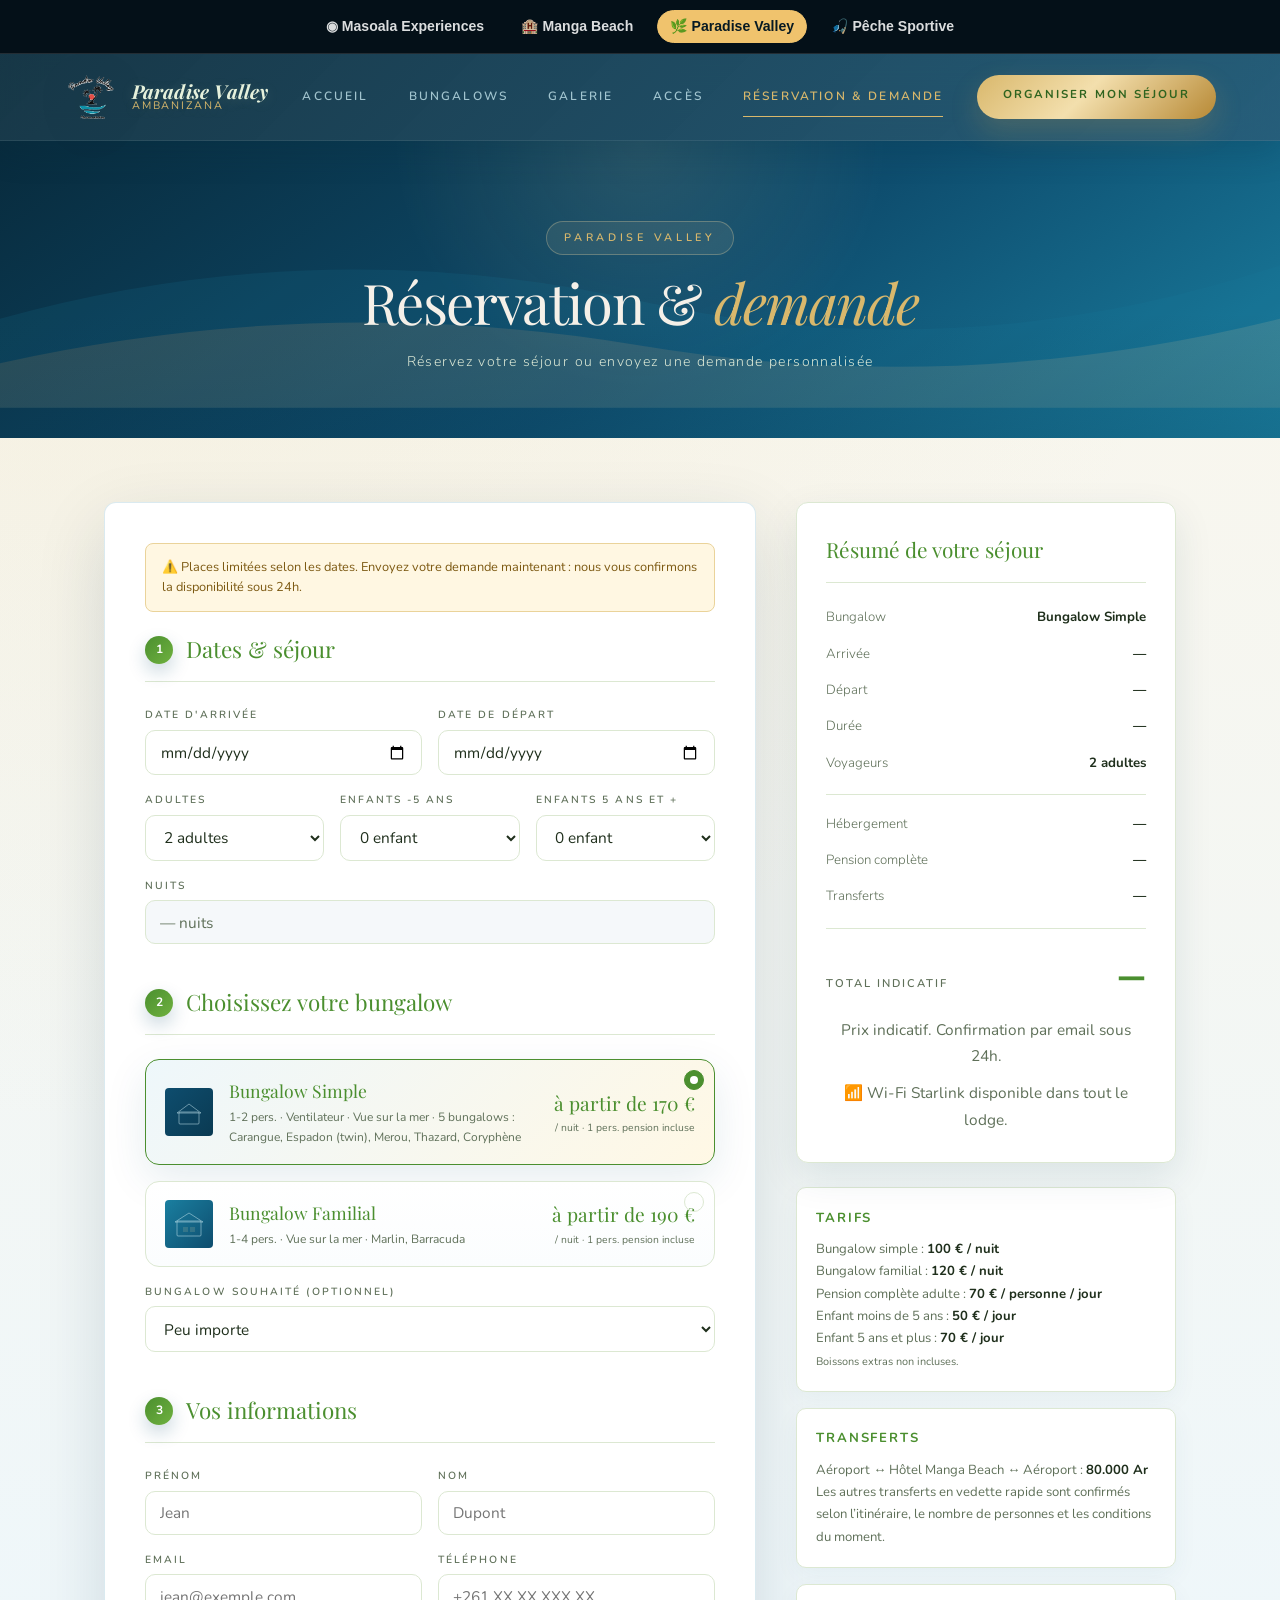
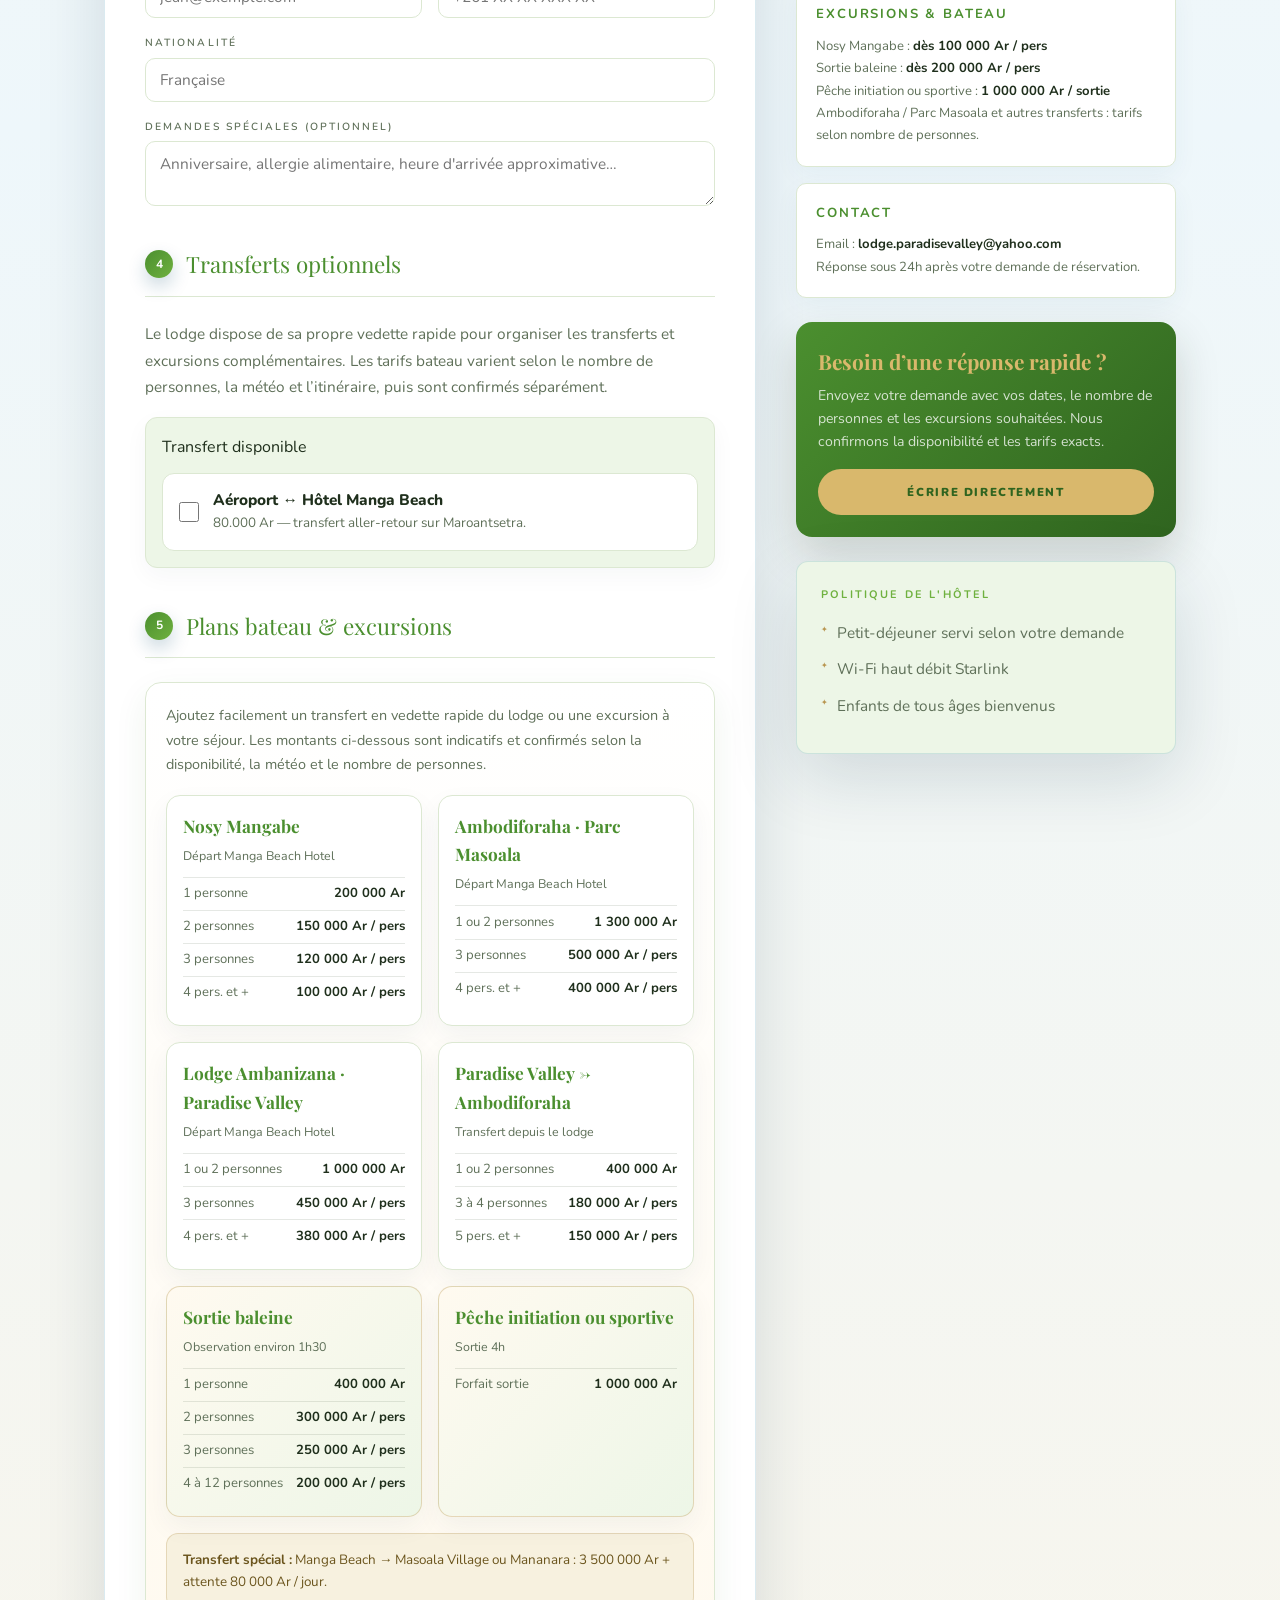
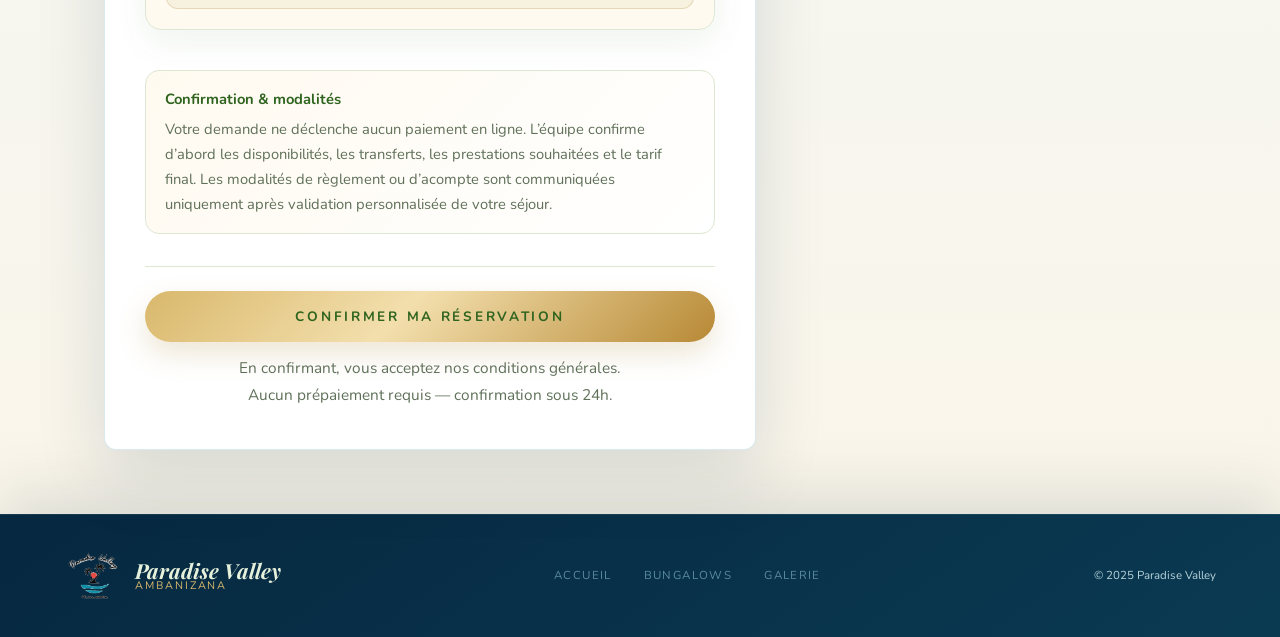
<file: contact.html>
<!DOCTYPE html> <html lang="fr"> <head> <meta charset="utf-8"> <meta name="viewport" content="width=device-width, initial-scale=1.0"> <title>Contact redirigé | Paradise Valley Lodge</title> <meta http-equiv="refresh" content="0; url=reservation.html"> <link rel="canonical" href="reservation.html"> <!-- Google tag (gtag.js) -->
<script async src="https://www.googletagmanager.com/gtag/js?id=G-XXXXXXXXXX"></script>
<script>window.dataLayer=window.dataLayer||[];function gtag(){dataLayer.push(arguments);}gtag('js',new Date());gtag('config','G-XXXXXXXXXX');</script>
<meta property="og:url" content="https://lodge-paradisevalley.com/contact.html"/><meta property="og:image" content="https://lodge-paradisevalley.com/assets/images/hero.webp"/><meta property="og:image:width" content="1200"/><meta property="og:image:height" content="630"/>
  <link rel="icon" href="favicon.ico">
</head> <body> <p>La page contact est maintenant intégrée à la page <a href="reservation.html">Réservation & Demande</a>.</p> <script>window.location.replace('reservation.html');</script> </body> </html>
</file>
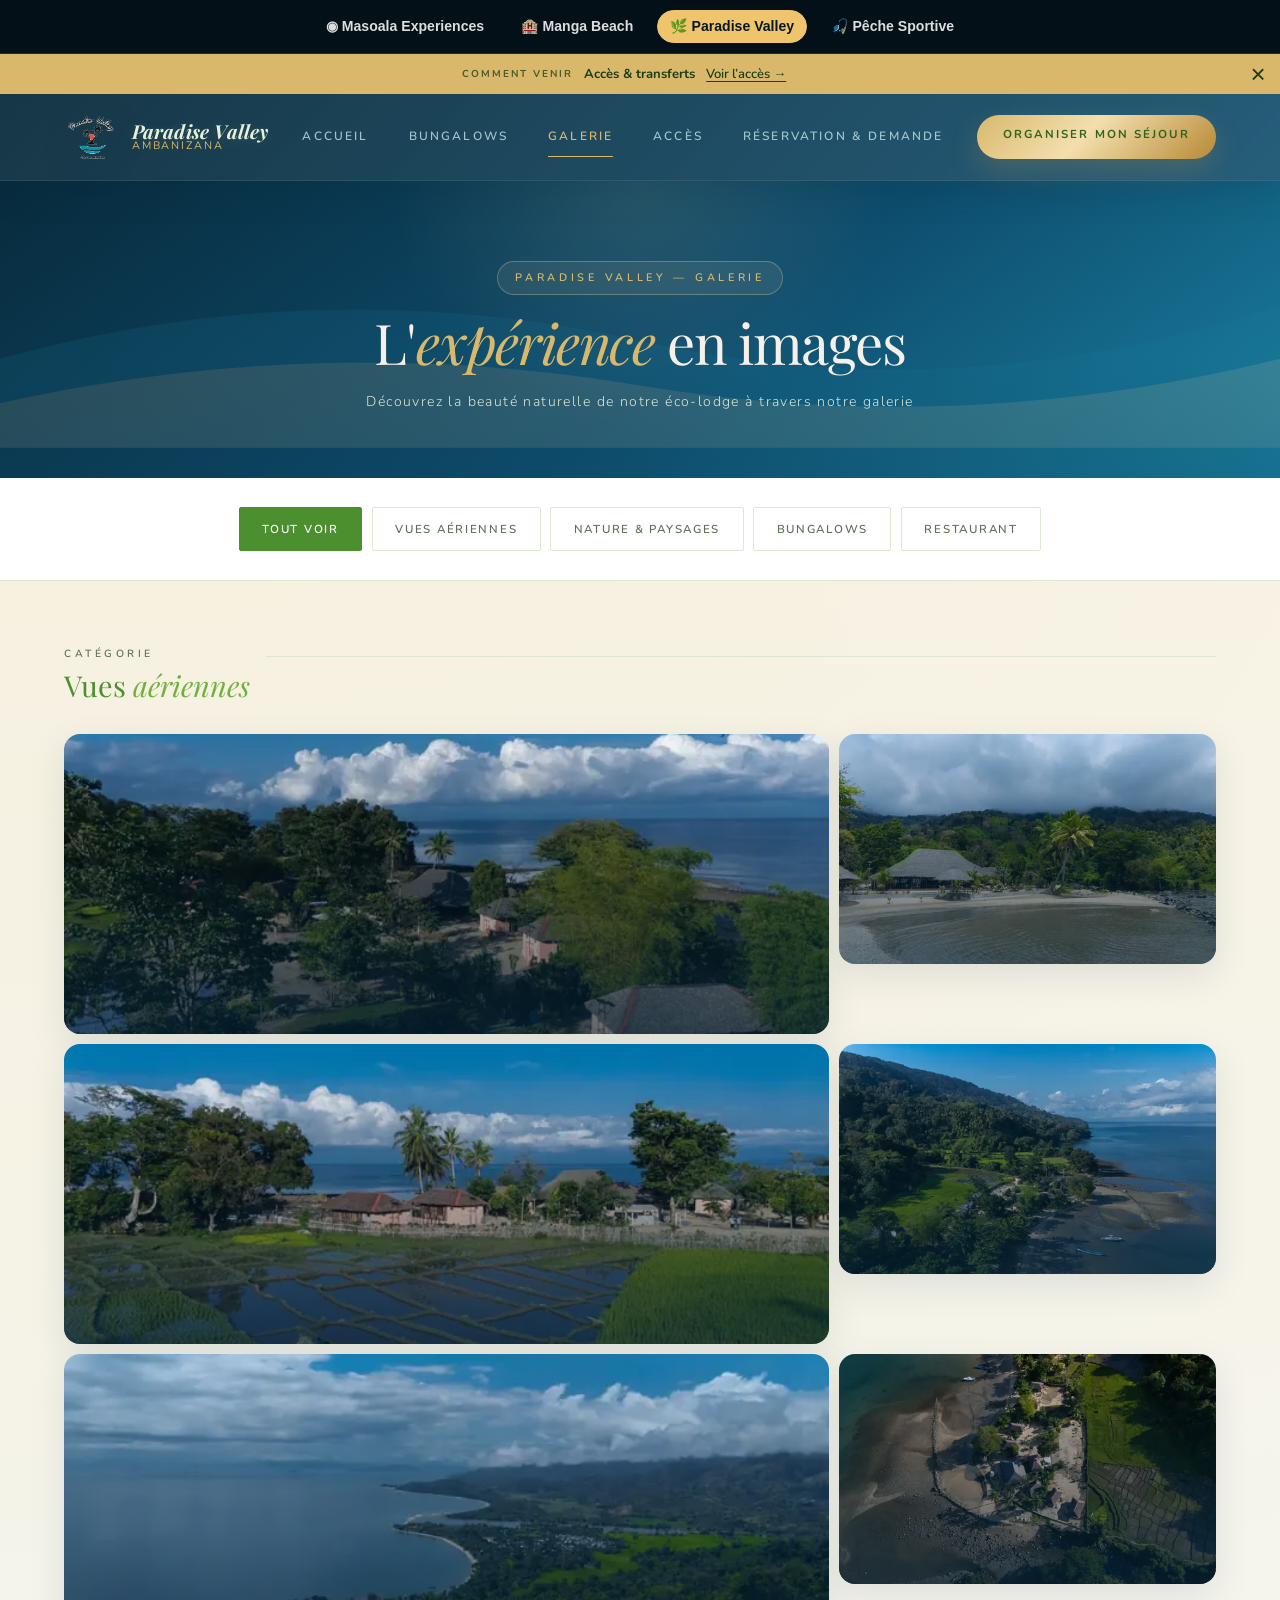
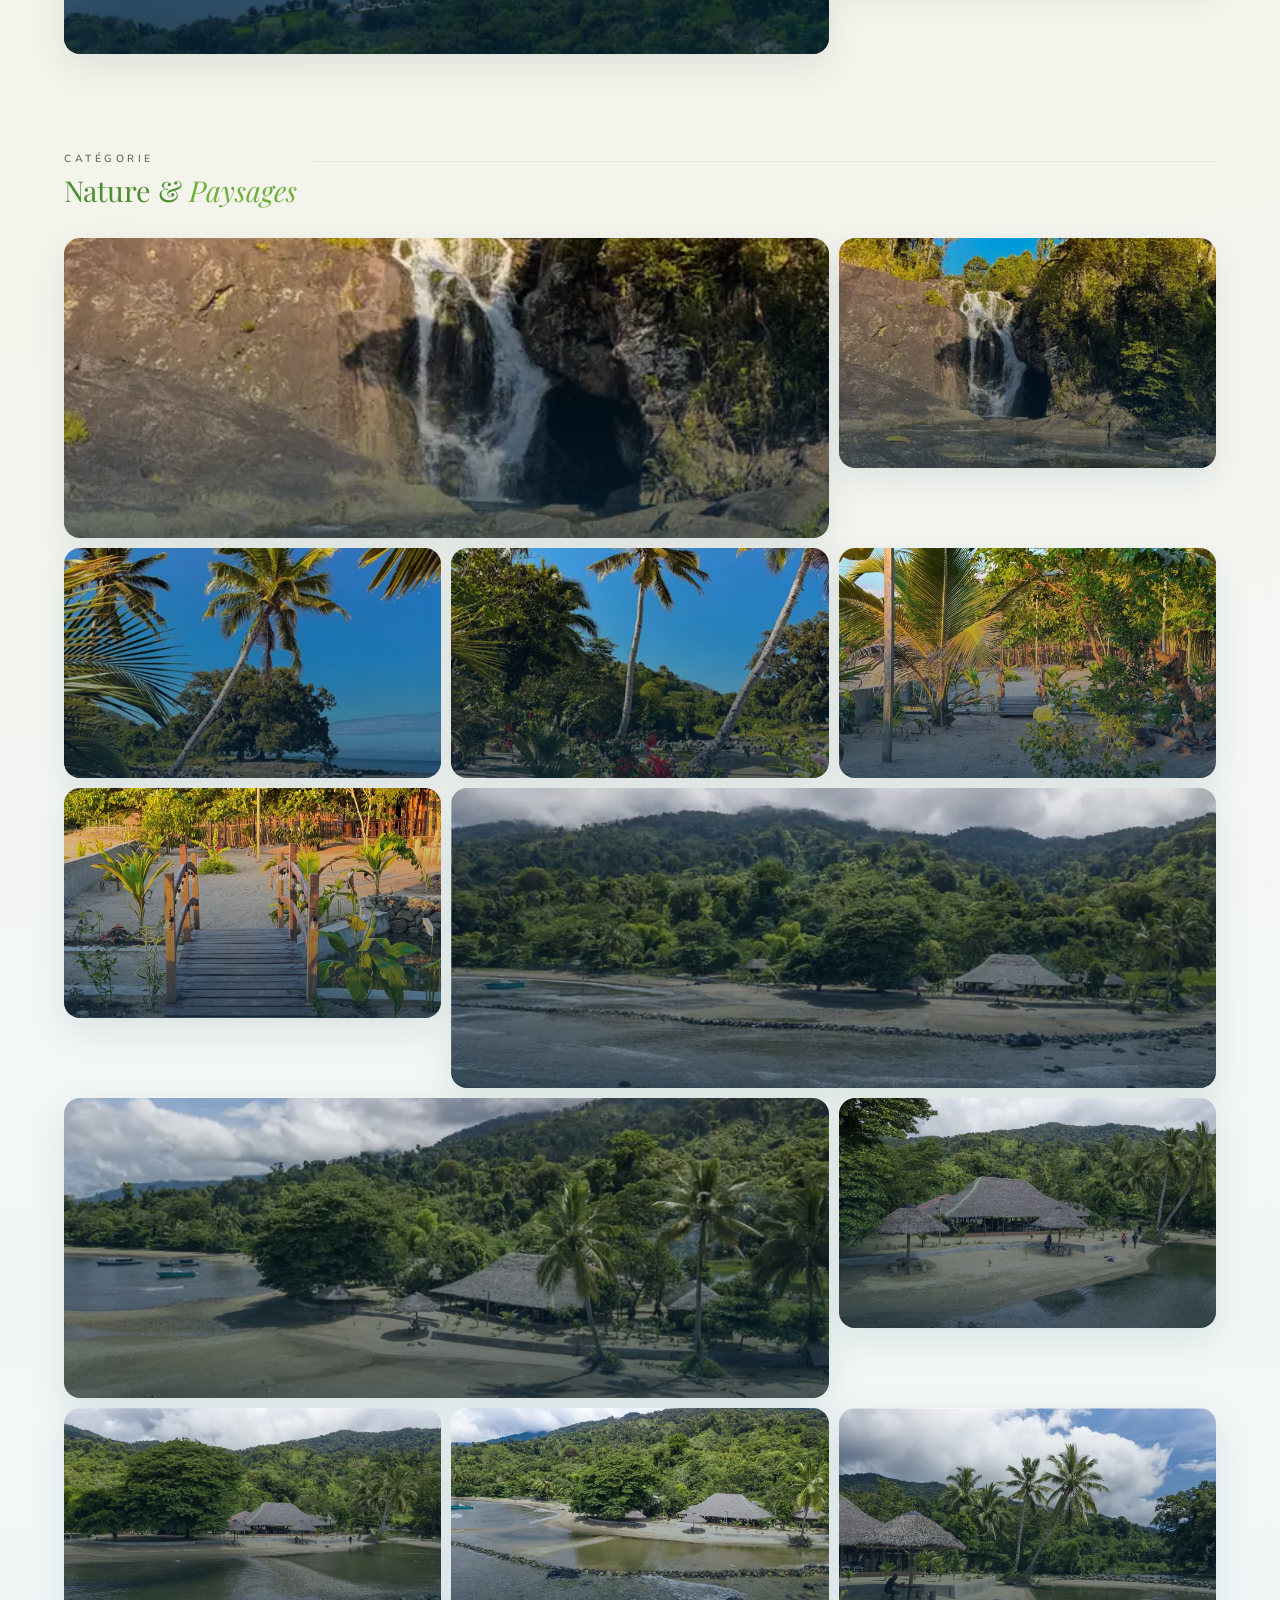
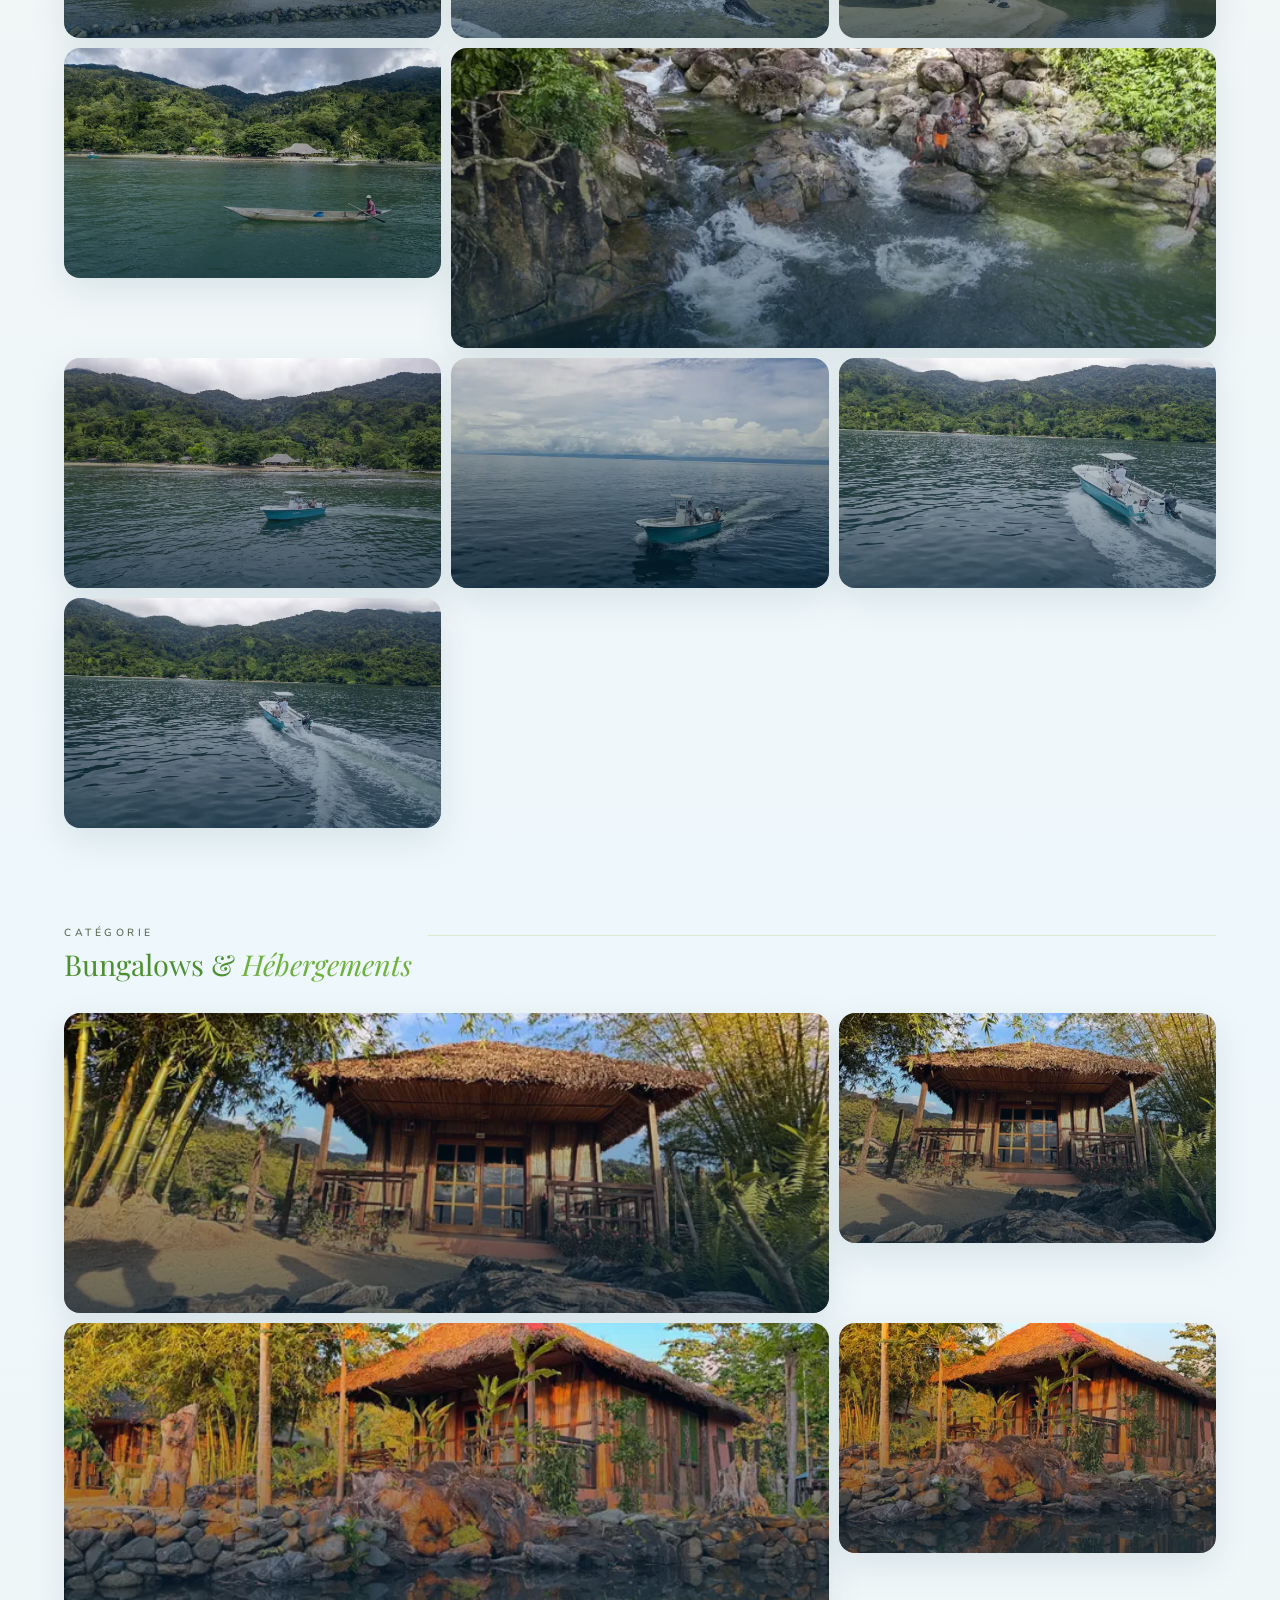
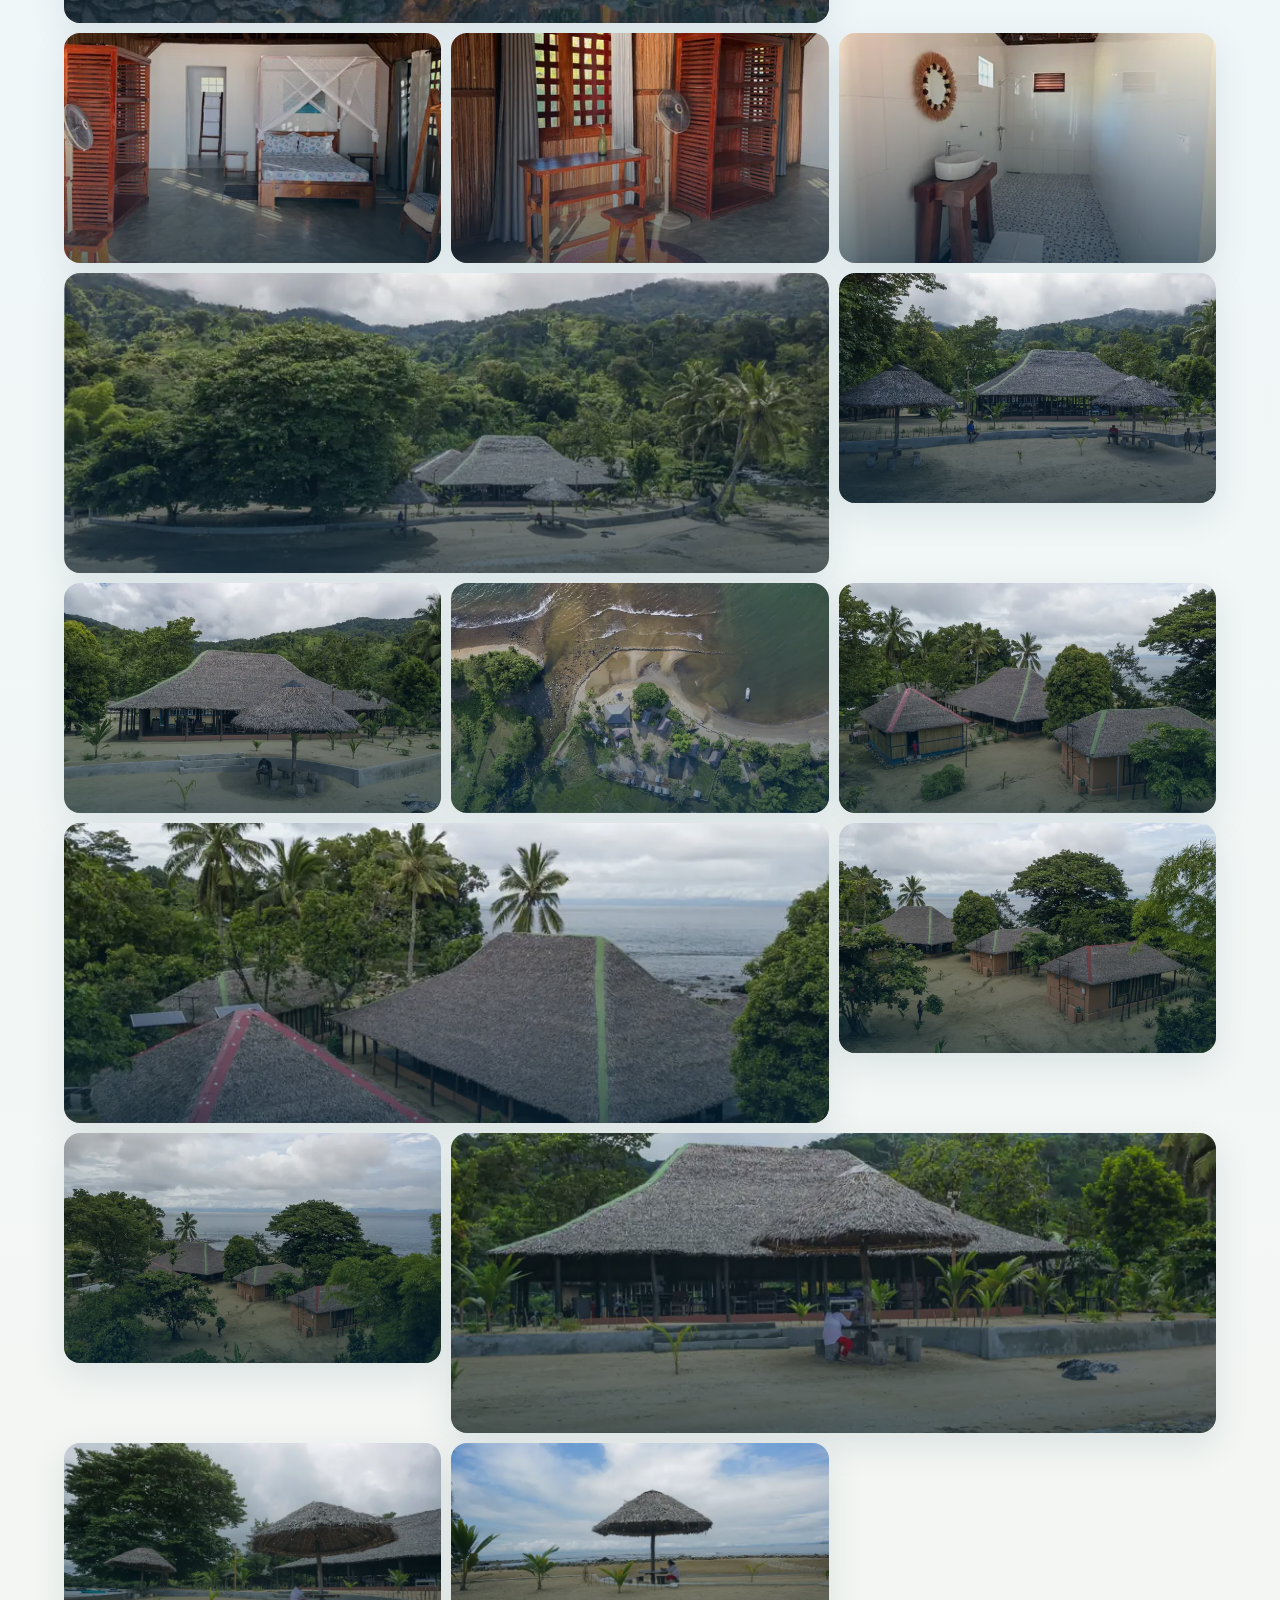
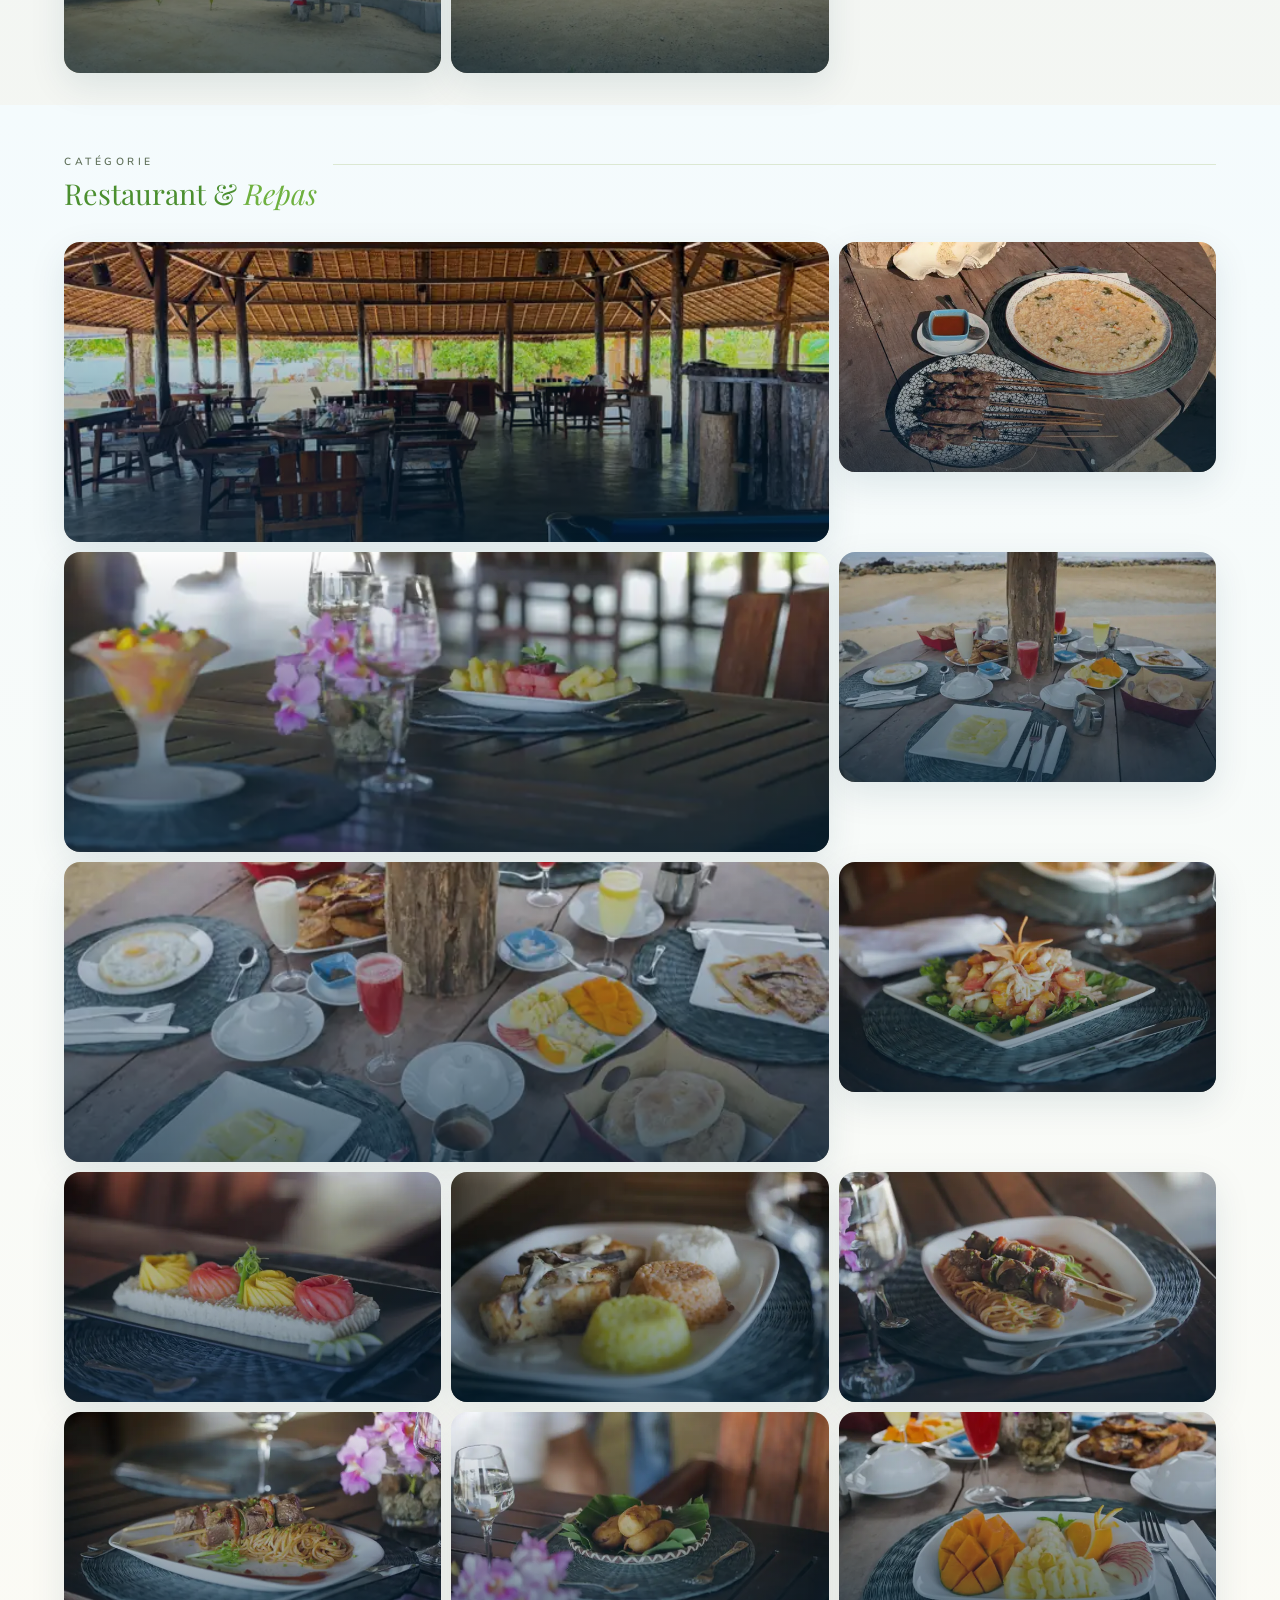
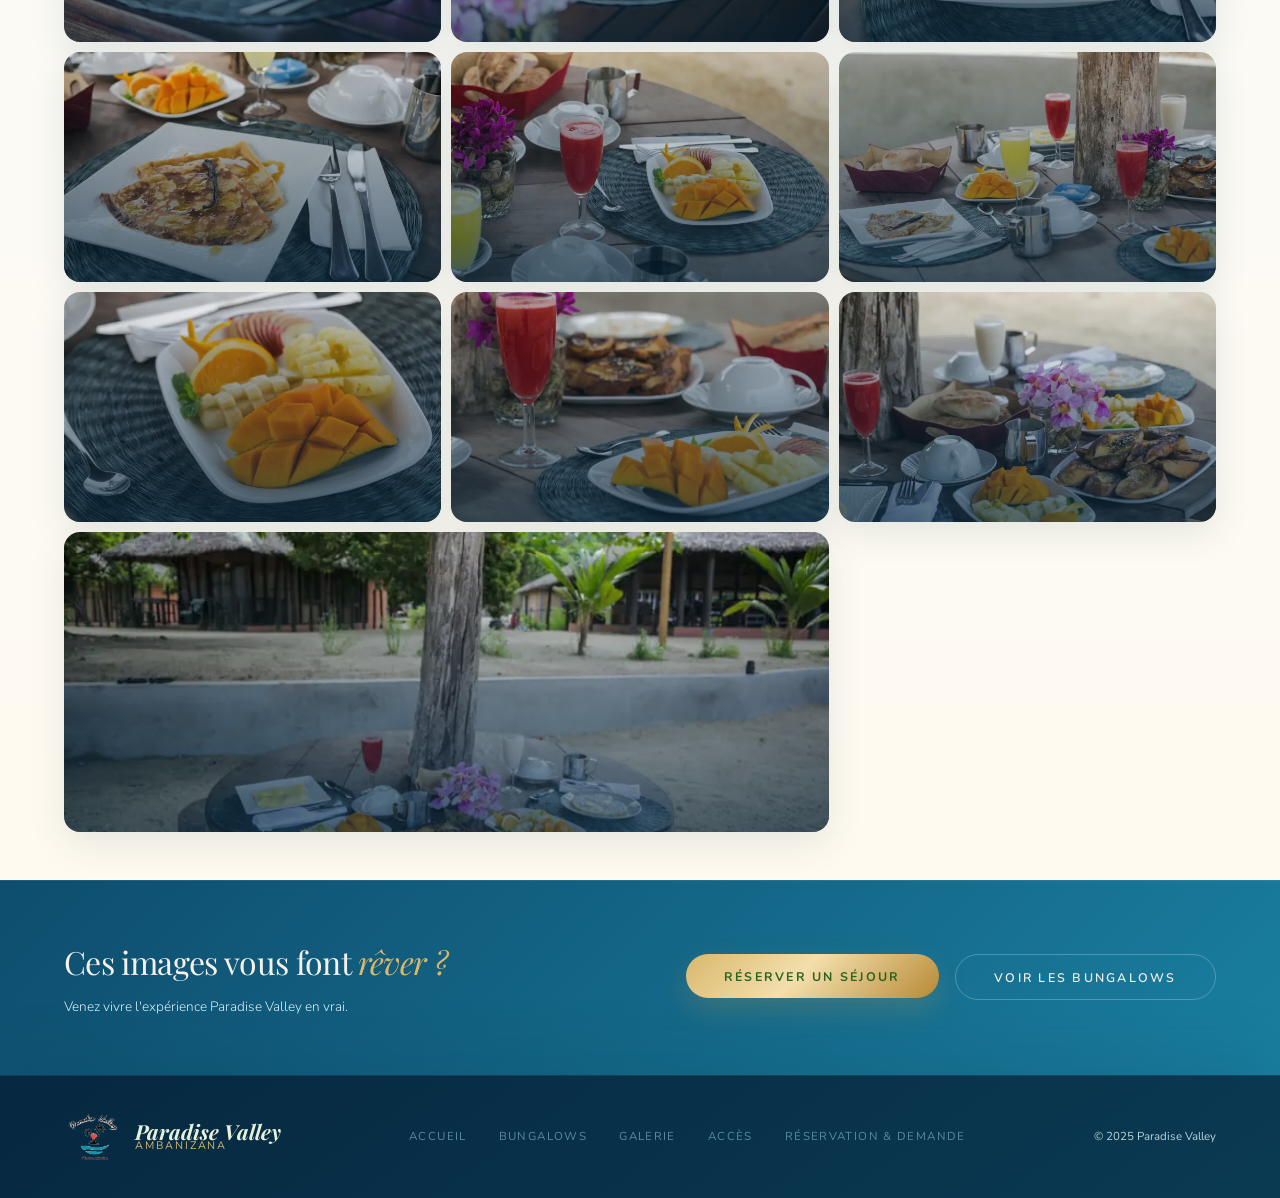
<file: galerie.html>
<!DOCTYPE html> <html lang="fr"> <head> <meta charset="utf-8"/><meta content="width=device-width, initial-scale=1.0" name="viewport"/> <title>Galerie — Paradise Valley</title> <link href="https://fonts.googleapis.com/css2?family=Playfair+Display:ital,wght@0,400;0,700;1,400&amp;family=Nunito:wght@300;400;600;700&amp;display=swap" rel="stylesheet"/> <style>*,*::before,*::after{margin:0;padding:0;box-sizing:border-box}:root{--ocean:#4b8f2f;--ocean-mid:#6fb13f;--ocean-light:#e6f1dc;--ocean-dark:#2f641f;--sand:#d9b86c;--sand-light:#f6f1e4;--sand-dark:#b78935;--white:#fff;--text:#1f2f1c;--muted:#5f7059;--border:#dce8d2;--light:#edf6e7;--gold-soft:#f0dfb2;--leaf:#73a843;}html{scroll-behavior:smooth}body{font-family:'Nunito',sans-serif;background:var(--sand-light);color:var(--text);overflow-x:hidden}a{text-decoration:none;color:inherit}nav{position:sticky;top:0;z-index:100;display:flex;justify-content:space-between;align-items:center;padding:1.2rem 4rem;background:var(--ocean);border-bottom:1px solid rgba(200,232,240,.1)}.nav-logo{font-family:'Playfair Display',serif;font-size:1.6rem;color:var(--ocean-light)}.nav-logo span{font-style:italic;color:var(--sand)}.nav-links{display:flex;gap:2.5rem;font-size:.75rem;font-weight:600;letter-spacing:.18em;text-transform:uppercase}.nav-links a{color:#8ac8dc;transition:color .2s}.nav-links a:hover,.nav-links a.active{color:var(--sand)}.nav-cta{background:var(--sand);color:var(--ocean);padding:.6rem 1.6rem;font-size:.72rem;letter-spacing:.18em;text-transform:uppercase;font-weight:700;border-radius:2px;cursor:pointer;border:none}.page-header{background:var(--ocean);padding:5rem 4rem 4rem;text-align:center;position:relative;overflow:hidden}.ph-bg{position:absolute;inset:0;opacity:.15}.ph-label{font-size:.68rem;letter-spacing:.3em;text-transform:uppercase;color:var(--sand);margin-bottom:1rem;position:relative;z-index:1;font-weight:600}.ph-title{font-family:'Playfair Display',serif;font-size:3.5rem;font-weight:400;color:#f5f0e8;line-height:1.1;position:relative;z-index:1}.ph-title em{font-style:italic;color:var(--sand)}.ph-sub{font-size:.88rem;color:var(--ocean-light);font-weight:300;letter-spacing:.1em;margin-top:1rem;opacity:.85;position:relative;z-index:1}.filter-bar{padding:1.8rem 4rem;display:flex;justify-content:center;gap:.6rem;flex-wrap:wrap;background:#fff;border-bottom:1px solid var(--border)}.fbtn{background:transparent;border:1px solid var(--border);color:var(--muted);padding:.5rem 1.4rem;font-family:'Nunito',sans-serif;font-size:.72rem;letter-spacing:.15em;text-transform:uppercase;border-radius:2px;cursor:pointer;transition:all .2s;font-weight:600}.fbtn:hover{border-color:var(--ocean-mid);color:var(--ocean-mid)}.fbtn.active{background:var(--ocean);border-color:var(--ocean);color:#fff}.gallery-section{padding:4rem 4rem 2rem}.gallery-section:last-of-type{padding-bottom:4rem}.sec-header{display:flex;align-items:baseline;gap:1rem;margin-bottom:1.5rem}.sec-cat-label{font-size:.65rem;letter-spacing:.28em;text-transform:uppercase;color:var(--muted);font-weight:600}.sec-cat-title{font-family:'Playfair Display',serif;font-size:1.8rem;font-weight:400;color:var(--ocean)}.sec-cat-title em{font-style:italic;color:var(--ocean-mid)}.sec-line{flex:1;height:1px;background:var(--border)}.grid-hero{display:grid;grid-template-columns:2fr 1fr 1fr;grid-template-rows:260px 200px;gap:10px}.grid-hero .gi:first-child{grid-row:1/3}.grid-3{display:grid;grid-template-columns:repeat(3,1fr);gap:10px}.grid-3 .gi{height:220px}.grid-4{display:grid;grid-template-columns:repeat(4,1fr);gap:10px}.grid-4 .gi{height:200px}.grid-mixed{display:grid;grid-template-columns:1fr 1fr 1fr;grid-template-rows:220px 180px;gap:10px}.grid-mixed .gi:nth-child(2){grid-column:2/4}.gi{border-radius:6px;overflow:hidden;position:relative;cursor:pointer}.photo-cover{width:100%;height:100%;object-fit:cover;display:block;transition:transform .5s ease}.gi:hover .photo-cover{transform:scale(1.06)}.premium-photo-grid{display:grid;grid-template-columns:repeat(3,1fr);gap:10px;grid-auto-flow:dense}.premium-photo-grid .gi{height:230px}.premium-photo-grid .gi.featured{grid-column:span 2;height:300px}@media(max-width:900px){.premium-photo-grid{grid-template-columns:1fr 1fr}.premium-photo-grid .gi,.premium-photo-grid .gi.featured{height:190px;grid-column:auto}}@media(max-width:520px){.premium-photo-grid{grid-template-columns:1fr}.premium-photo-grid .gi,.premium-photo-grid .gi.featured{height:220px}}.restaurant-grid{display:grid;grid-template-columns:repeat(3,1fr);gap:10px;grid-auto-flow:dense}.restaurant-grid .gi{height:230px}.restaurant-grid .gi.featured{grid-column:span 2;height:300px}@media(max-width:900px){.restaurant-grid{grid-template-columns:1fr 1fr}.restaurant-grid .gi,.restaurant-grid .gi.featured{height:190px;grid-column:auto}}@media(max-width:520px){.restaurant-grid{grid-template-columns:1fr}.restaurant-grid .gi,.restaurant-grid .gi.featured{height:220px}}.gi-inner{width:100%;height:100%;display:flex;align-items:center;justify-content:center;transition:transform .5s ease}.gi:hover .gi-inner{transform:scale(1.06)}.c1{background:linear-gradient(135deg,#0e4d6e,#062840)}.c2{background:linear-gradient(135deg,#1a7fa0,#0e4d6e)}.c3{background:linear-gradient(135deg,#0a3a52,#1a7fa0)}.c4{background:linear-gradient(135deg,#2a9fc8,#1a7fa0)}.c5{background:linear-gradient(135deg,#0e4d6e,#2a9fc8)}.c6{background:linear-gradient(135deg,#1a7fa0,#2a9fc8)}.c7{background:linear-gradient(135deg,#0a3a52,#0e4d6e)}.c8{background:linear-gradient(135deg,#062840,#0a3a52)}.c9{background:linear-gradient(135deg,#0e4d6e,#0a3a52)}.gi-overlay{position:absolute;inset:0;background:rgba(14,77,110,0);transition:background .3s;display:flex;align-items:flex-end;padding:1rem}.gi:hover .gi-overlay{background:rgba(14,77,110,.4)}.gi-caption{opacity:0;transform:translateY(6px);transition:all .3s}.gi:hover .gi-caption{opacity:1;transform:translateY(0)}.gi-cap-title{font-family:'Playfair Display',serif;font-size:1rem;color:#f5f0e8}.gi-cap-sub{font-size:.65rem;letter-spacing:.15em;text-transform:uppercase;color:rgba(200,232,240,.75);margin-top:2px;font-weight:600}.alt-bg{background:var(--light);padding:3rem 4rem}.lightbox{display:none;position:fixed;inset:0;z-index:200;background:rgba(10,22,32,.95);align-items:center;justify-content:center}.lightbox.open{display:flex}.lb-content{max-width:900px;width:90%;text-align:center;position:relative}.lb-img{width:100%;height:480px;border-radius:6px;overflow:hidden;display:flex;align-items:center;justify-content:center;margin-bottom:1.5rem}.lb-img img{width:100%;height:100%;object-fit:cover;display:block}.lb-title{font-family:'Playfair Display',serif;font-size:1.4rem;color:#f5f0e8;margin-bottom:.3rem}.lb-sub{font-size:.72rem;letter-spacing:.18em;text-transform:uppercase;color:var(--ocean-light);font-weight:600}.lb-close{position:absolute;top:1.5rem;right:1.5rem;background:rgba(255,255,255,.1);border:none;color:#f5f0e8;width:40px;height:40px;border-radius:50%;font-size:1.2rem;cursor:pointer;display:flex;align-items:center;justify-content:center}.lb-close:hover{background:rgba(255,255,255,.2)}.lb-nav{display:flex;justify-content:center;gap:1rem;margin-top:1.5rem}.lb-nav button{background:rgba(255,255,255,.1);border:1px solid rgba(200,232,240,.2);color:#f5f0e8;padding:.5rem 1.5rem;font-family:'Nunito',sans-serif;font-size:.75rem;letter-spacing:.15em;text-transform:uppercase;border-radius:2px;cursor:pointer;font-weight:600}.lb-nav button:hover{background:rgba(255,255,255,.2)}.cta-strip{background:var(--ocean);padding:3.5rem 4rem;display:flex;justify-content:space-between;align-items:center;flex-wrap:wrap;gap:2rem}.cta-title{font-family:'Playfair Display',serif;font-size:2rem;font-weight:400;color:#f5f0e8}.cta-title em{font-style:italic;color:var(--sand)}.cta-sub{font-size:.85rem;color:#8ac8dc;margin-top:.4rem;font-weight:300}.btn-primary{background:var(--sand);color:var(--ocean);padding:.85rem 2.4rem;font-family:'Nunito',sans-serif;font-size:.78rem;letter-spacing:.18em;text-transform:uppercase;font-weight:700;border:none;border-radius:2px;cursor:pointer}.btn-outline-light{background:transparent;color:#f5f0e8;padding:.85rem 2.4rem;font-family:'Nunito',sans-serif;font-size:.78rem;letter-spacing:.18em;text-transform:uppercase;font-weight:600;border:1px solid rgba(200,232,240,.3);border-radius:2px;cursor:pointer}footer{background:var(--ocean-dark);color:#f5f0e8;padding:2rem 4rem;display:flex;justify-content:space-between;align-items:center;flex-wrap:wrap;gap:1rem;border-top:1px solid rgba(200,232,240,.08)}.ft-logo{font-family:'Playfair Display',serif;font-size:1.2rem;color:var(--ocean-light)}.ft-logo span{font-style:italic;color:var(--sand)}.ft-links{display:flex;gap:2rem;font-size:.72rem;letter-spacing:.12em;text-transform:uppercase}.ft-links a{color:#5a8a9f;transition:color .2s}.ft-links a:hover{color:var(--ocean-light)}.ft-copy{font-size:.72rem;color:#3a6a7a}@media(max-width:900px){nav{padding:1rem 1.5rem}.nav-links{display:none}.page-header{padding:3rem 1.5rem 2.5rem}.ph-title{font-size:2.2rem}.filter-bar{padding:1.2rem}.gallery-section,.alt-bg{padding:2.5rem 1.5rem 1rem}.grid-hero{grid-template-columns:1fr 1fr;grid-template-rows:200px 200px}.grid-hero .gi:first-child{grid-row:auto;grid-column:1/3;height:220px}.grid-3{grid-template-columns:1fr 1fr}.grid-4{grid-template-columns:1fr 1fr}.grid-mixed{grid-template-columns:1fr 1fr}.grid-mixed .gi:nth-child(2){grid-column:auto}.cta-strip{padding:2.5rem 1.5rem}.lb-img{height:280px}}.hamburger{display:none;flex-direction:column;gap:5px;cursor:pointer;padding:4px;background:none;border:none;z-index:200}.hamburger span{display:block;width:24px;height:2px;background:var(--ocean-light);border-radius:2px;transition:all .3s}.hamburger.open span:nth-child(1){transform:translateY(7px) rotate(45deg)}.hamburger.open span:nth-child(2){opacity:0}.hamburger.open span:nth-child(3){transform:translateY(-7px) rotate(-45deg)}.mobile-menu{display:none;position:fixed;inset:0;background:var(--ocean-dark);z-index:150;flex-direction:column;align-items:center;justify-content:center;gap:2.5rem}.mobile-menu.open{display:flex}.mobile-menu a{font-family:'Playfair Display',serif;font-size:1.8rem;color:#f5f0e8;font-weight:400}.mobile-menu a:hover{color:var(--sand)}.mobile-menu .mob-cta{margin-top:1rem;background:var(--sand);color:var(--ocean);padding:.8rem 2.5rem;font-family:'Nunito',sans-serif;font-size:.8rem;letter-spacing:.18em;text-transform:uppercase;font-weight:700;border-radius:2px;border:none;cursor:pointer}@media(max-width:900px){nav{padding:1rem 1.5rem}.nav-links,.nav-cta{display:none}.hamburger{display:flex}.section{padding:3rem 1.2rem}.gallery-preview{padding:3rem 1.2rem}.hero-title{font-size:clamp(2rem,9vw,3.5rem)}.hero-badge{font-size:.6rem;letter-spacing:.18em}.hero-actions{flex-direction:column;align-items:center;gap:.8rem}.booking-bar{flex-direction:column;padding:1.5rem 1.2rem;gap:1rem}.bk-group input,.bk-group select{width:100%}.bk-group{width:100%}.btn-search{width:100%;padding:.75rem}.nature-strip{padding:1.5rem 1.2rem;gap:1.5rem;justify-content:center}.rooms-grid{grid-template-columns:1fr}.highlights{grid-template-columns:1fr;padding:3rem 1.2rem;gap:2.5rem}.hl-grid{grid-template-columns:1fr 1fr}.gallery-grid{grid-template-columns:1fr 1fr;grid-template-rows:auto}.gi:first-child{grid-row:auto;grid-column:1/3;height:180px}.gi{height:160px}.testi-grid{grid-template-columns:1fr}.cta-strip{padding:2.5rem 1.2rem;flex-direction:column;text-align:center}.cta-title{font-size:1.6rem}.ft-top{grid-template-columns:1fr;gap:2rem;padding-bottom:2rem}.ft-bottom{flex-direction:column;text-align:center;gap:.5rem}.intro{grid-template-columns:1fr;padding:3rem 1.2rem;gap:2rem}.stats{grid-template-columns:1fr 1fr}.bungalows-grid{grid-template-columns:1fr}.familial-card{grid-template-columns:1fr}.fam-img{min-height:220px}.fam-body{padding:2rem 1.5rem}.tarif-bar{padding:1.5rem 1.2rem;gap:2rem}.inclus-section{padding:1.5rem 1.2rem}.tarif-table-section{padding:3rem 1.2rem}.tarif-table{font-size:.78rem}.tarif-table th,.tarif-table td{padding:.6rem .5rem}.res-layout{grid-template-columns:1fr;padding:2rem 1.2rem;gap:1.5rem}.form-row{grid-template-columns:1fr}.form-row.three{grid-template-columns:1fr 1fr}.summary-card{position:static}.extras-grid{grid-template-columns:1fr}.contact-layout{grid-template-columns:1fr}.contact-info{padding:3rem 1.5rem}.contact-form-side{padding:3rem 1.5rem}.map-section{grid-template-columns:1fr}.practical-info{padding:2.5rem 1.5rem}.map-placeholder{min-height:280px}.faq-grid{grid-template-columns:1fr}.filter-bar{padding:1.2rem 1rem;gap:.4rem}.fbtn{padding:.4rem 1rem;font-size:.68rem}.gallery-section{padding:2.5rem 1rem 1.5rem}.grid-hero{grid-template-columns:1fr 1fr;grid-template-rows:auto}.grid-hero .gi:first-child{grid-column:1/3;grid-row:auto;height:220px}.grid-3{grid-template-columns:1fr}.grid-3 .gi{height:180px}.grid-4{grid-template-columns:1fr 1fr}.grid-4 .gi{height:160px}.grid-mixed{grid-template-columns:1fr}.grid-mixed .gi:nth-child(2){grid-column:auto}.alt-bg{padding:2rem 1rem}.page-header{padding:3rem 1.5rem 2.5rem}.ph-title{font-size:2.2rem}}@media(max-width:480px){.hl-grid{grid-template-columns:1fr}.grid-hero{grid-template-columns:1fr}.grid-hero .gi:first-child{grid-column:auto}.grid-4{grid-template-columns:1fr}.stats{grid-template-columns:1fr}.form-row.three{grid-template-columns:1fr}.social-row{justify-content:center}.subject-options{grid-template-columns:1fr}}:root{--shadow-soft:0 18px 60px rgba(10,58,82,.12);--shadow-card:0 12px 36px rgba(10,58,82,.10);--radius-xl:18px;--radius-lg:12px;--cream:#fffaf0;--leaf:#2f6f5e;--coral:#d88c5a}::selection{background:var(--sand);color:var(--ocean-dark)}body{background:linear-gradient(180deg,var(--sand-light),#fffdf7 45%,var(--sand-light));}nav{backdrop-filter:blur(14px);box-shadow:0 8px 28px rgba(6,40,64,.18);padding:1rem 4rem;background:linear-gradient(90deg,rgba(10,58,82,.98),rgba(14,77,110,.98));}.nav-logo{display:flex;align-items:center;gap:.35rem;letter-spacing:.02em;position:relative}.nav-logo::before{content:'✦';display:grid;place-items:center;width:32px;height:32px;border:1px solid rgba(232,213,163,.45);border-radius:50%;font-size:.75rem;color:var(--sand);background:rgba(255,255,255,.04)}.nav-links a{position:relative;padding:.5rem 0;color:rgba(200,232,240,.78)}.nav-links a::after{content:'';position:absolute;left:0;right:0;bottom:.1rem;height:1px;background:var(--sand);transform:scaleX(0);transform-origin:center;transition:transform .25s ease}.nav-links a:hover::after,.nav-links a.active::after{transform:scaleX(1)}.nav-cta,.btn-primary,.btn-search,.btn-submit,.btn-gold,.room-btn,.btn-reserve{border-radius:999px!important;box-shadow:0 10px 24px rgba(0,0,0,.12);transition:transform .2s ease,box-shadow .2s ease,opacity .2s ease,background .2s ease}.nav-cta:hover,.btn-primary:hover,.btn-search:hover,.btn-submit:hover,.btn-gold:hover,.room-btn:hover,.btn-reserve:hover{transform:translateY(-2px);box-shadow:0 14px 30px rgba(0,0,0,.18)}.btn-outline,.btn-outline-light{border-radius:999px!important;transition:all .2s ease}.hero,.page-header{background:radial-gradient(circle at 20% 15%,rgba(232,213,163,.16),transparent 30%),linear-gradient(135deg,var(--ocean-dark),var(--ocean) 55%,#116986)}.hero::after,.page-header::after{content:'';position:absolute;inset:auto 0 0;height:42%;background:linear-gradient(180deg,transparent,rgba(10,58,82,.22));pointer-events:none}.hero-badge,.ph-label{border-radius:999px;background:rgba(232,213,163,.09);border:1px solid rgba(232,213,163,.30);padding:.45rem 1.1rem;display:inline-block}.hero-title,.ph-title,.section-title,.ci-title,.cf-title,.faq-title,.fam-name,.cta-title{letter-spacing:-.02em}.hero-sub,.ph-sub{max-width:780px;margin-left:auto;margin-right:auto;line-height:1.8}.booking-bar,.tarif-bar,.cta-strip{box-shadow:inset 0 1px 0 rgba(255,255,255,.08);background:linear-gradient(135deg,var(--ocean-mid),#0d6883)}.bk-group input,.bk-group select{border-radius:999px;background:rgba(255,255,255,.14)}.nature-strip,.inclus-section,.gallery-preview,.faq-section,.alt-bg{background:linear-gradient(180deg,#f4fbfd,#fffaf0)}.room-card,.b-card,.testi-card,.stat,.form-card,.summary-card,.info-card,.policy-card,.faq-item,.cc-card,.familial-card{border-radius:var(--radius-lg)!important;box-shadow:var(--shadow-card);border-color:rgba(26,127,160,.16)!important}.room-card:hover,.b-card:hover,.testi-card:hover,.faq-item:hover{transform:translateY(-6px);box-shadow:var(--shadow-soft)}.room-img,.b-img,.fam-img,.gi-inner,.lb-img{background-size:cover!important;background-position:center!important;position:relative}.room-img::after,.b-img::after,.fam-img::after,.gi-inner::after{content:'';position:absolute;inset:0;background:radial-gradient(circle at 70% 20%,rgba(232,213,163,.18),transparent 28%),linear-gradient(180deg,rgba(255,255,255,.02),rgba(10,58,82,.18));pointer-events:none}.ri-1,.bi1,.c1,.gc1{background:linear-gradient(135deg,#083447,#0f6e84 55%,#d4b36d)!important}.ri-2,.bi2,.c2,.gc2{background:linear-gradient(135deg,#0d5d77,#1ba0b8 55%,#f0d99b)!important}.ri-3,.bi3,.c3,.gc3{background:linear-gradient(135deg,#062840,#116986 58%,#2f6f5e)!important}.bi4,.c4,.gc4{background:linear-gradient(135deg,#178aaa,#72c7d8 52%,#e8d5a3)!important}.bi5,.c5,.gc5{background:linear-gradient(135deg,#0e4d6e,#2f6f5e 55%,#d88c5a)!important}.bi6,.c6{background:linear-gradient(135deg,#1a7fa0,#0e4d6e 55%,#c4a96b)!important}.room-tag,.b-badge,.fam-tag{border-radius:999px;box-shadow:0 8px 18px rgba(0,0,0,.14)}.feat,.fam-feat{border-radius:999px;background:rgba(26,127,160,.08)}.sand-line{height:3px;border-radius:999px;background:linear-gradient(90deg,var(--sand-dark),var(--sand),transparent)}.gallery-grid,.grid-hero,.grid-3,.grid-4,.grid-mixed{gap:14px}.gi{border-radius:16px;box-shadow:var(--shadow-card)}.gi-overlay{background:linear-gradient(180deg,transparent,rgba(6,40,64,.58))!important}.contact-info,.practical-info,.familial-section,.highlights,.summary-card{background:radial-gradient(circle at 25% 15%,rgba(232,213,163,.12),transparent 28%),linear-gradient(135deg,var(--ocean-dark),var(--ocean))!important}input,select,textarea{transition:border-color .2s ease,box-shadow .2s ease}input:focus,select:focus,textarea:focus{box-shadow:0 0 0 4px rgba(26,127,160,.12)}footer{background:linear-gradient(135deg,#062840,var(--ocean-dark));}.mobile-menu{background:radial-gradient(circle at 30% 20%,rgba(232,213,163,.12),transparent 32%),linear-gradient(135deg,#062840,var(--ocean-dark))}@media(max-width:900px){nav{padding:1rem 1.2rem}.nav-logo::before{width:28px;height:28px}.mobile-menu a{font-size:1.55rem}.hero{min-height:86vh}.page-header{padding-top:3.5rem}.room-opt{align-items:flex-start}.room-opt-price{text-align:left}.hero-actions a,.hero-actions button,.cta-strip a,.cta-strip button{width:100%}.hero-actions,.cta-strip>div:last-child{width:100%}.hero-actions button,.cta-strip button{justify-content:center}}:root{--gold:#e8d5a3;--gold-deep:#b8954f;--ink:#082b3d;--glass:rgba(255,255,255,.08);--shadow-soft:0 24px 70px rgba(8,43,61,.14);--shadow-deep:0 28px 90px rgba(8,43,61,.28)}body{background:radial-gradient(circle at 8% 0%,rgba(232,213,163,.22),transparent 28%),linear-gradient(180deg,#fbf6ea 0%,#eef7fb 45%,#faf5e9 100%)}nav{backdrop-filter:blur(18px);-webkit-backdrop-filter:blur(18px);background:linear-gradient(135deg,rgba(8,43,61,.94),rgba(14,77,110,.9));box-shadow:0 10px 34px rgba(8,43,61,.18)}.nav-logo{letter-spacing:.02em;text-shadow:0 2px 14px rgba(232,213,163,.18)}.nav-links a{position:relative;padding:.4rem 0}.nav-links a::after{content:'';position:absolute;left:0;right:0;bottom:-.25rem;height:1px;background:var(--sand);transform:scaleX(0);transform-origin:center;transition:transform .25s ease}.nav-links a:hover::after,.nav-links a.active::after{transform:scaleX(1)}.nav-cta,.btn-primary,.btn-search,.btn-submit,.btn-gold,.room-btn,.btn-reserve{background:linear-gradient(135deg,var(--sand),#f3dfad 45%,var(--sand-dark));box-shadow:0 12px 28px rgba(184,149,79,.24);border:0;color:var(--ocean-dark);transition:transform .2s ease,box-shadow .2s ease,filter .2s ease}.nav-cta:hover,.btn-primary:hover,.btn-search:hover,.btn-submit:hover,.btn-gold:hover,.room-btn:hover,.btn-reserve:hover{transform:translateY(-2px);box-shadow:0 18px 40px rgba(184,149,79,.33);filter:saturate(1.05)}.page-header,.hero{background:radial-gradient(circle at 50% 0%,rgba(232,213,163,.12),transparent 35%),linear-gradient(145deg,#082b3d 0%,#0e4d6e 55%,#1a7fa0 100%)}.ph-label,.section-label,.faq-label,.ci-label,.sec-cat-label{letter-spacing:.34em}.ph-title,.hero-title,.section-title,.ci-title,.cf-title,.faq-title{letter-spacing:-.025em}.ph-sub,.hero-sub{opacity:.92}.booking-bar,.tarif-bar,.cta-strip{background:linear-gradient(135deg,#0e4d6e,#1a7fa0);box-shadow:inset 0 1px 0 rgba(255,255,255,.08)}.form-card,.summary-card,.info-card,.policy-card,.room-card,.b-card,.stat,.faq-item,.contact-form-side,.success-box{box-shadow:var(--shadow-soft);border-color:rgba(208,232,239,.85)}.form-card,.room-card,.b-card,.faq-item,.info-card,.policy-card,.stat{border-radius:16px}.summary-card{border-radius:18px;background:linear-gradient(160deg,#082b3d,#0e4d6e 70%,#135f7d);box-shadow:var(--shadow-deep);border:1px solid rgba(200,232,240,.16)}.room-opt{border-radius:14px;background:linear-gradient(180deg,#fff,#fbfdfe)}.room-opt.selected{background:linear-gradient(135deg,#eef7fb,#fff8e5);box-shadow:0 14px 42px rgba(14,77,110,.1)}.fg input,.fg select,.fg textarea,.bk-group input,.bk-group select{border-radius:10px;transition:border-color .2s,box-shadow .2s,background .2s}.fg input:focus,.fg select:focus,.fg textarea:focus{box-shadow:0 0 0 4px rgba(26,127,160,.12)}.room-img,.b-img,.gi-inner,.fam-img{position:relative}.room-img::after,.b-img::after,.gi-inner::after,.fam-img::after{content:'';position:absolute;inset:0;background:linear-gradient(135deg,rgba(255,255,255,.08),transparent 35%,rgba(232,213,163,.10));pointer-events:none}.sand-line{height:3px;background:linear-gradient(90deg,var(--sand-dark),var(--sand),transparent);width:72px}.step{background:linear-gradient(135deg,var(--ocean),var(--ocean-mid));box-shadow:0 8px 18px rgba(14,77,110,.22)}.policy-item::before{color:var(--gold-deep)}.sum-total-val{font-size:2rem;text-shadow:0 6px 26px rgba(232,213,163,.18)}footer{background:linear-gradient(145deg,#062840,#0a3a52);box-shadow:0 -20px 60px rgba(8,43,61,.12)}@media(max-width:900px){.page-header{padding-top:3.4rem}.form-card{padding:1.5rem}.room-opt{align-items:flex-start}.room-opt-price{text-align:left}.summary-card{top:auto}.mobile-menu{background:linear-gradient(145deg,#062840,#0e4d6e)}}html{font-size:16px;scroll-behavior:smooth;}body{font-size:1rem;line-height:1.65;-webkit-font-smoothing:antialiased;text-rendering:optimizeLegibility;}img{max-width:100%;height:auto;}p,.intro-p,.room-desc,.b-desc,.fam-desc,.hl-p,.hl-desc,.ci-p,.cf-sub,.faq-a,.pi-val,.info-item-text,.policy-item,.form-note,.sum-note,.ft-desc,.conv-sub,.transfer-desc{font-size:.96rem;line-height:1.75;}.section-label,.intro-label,.faq-label,.room-type,.b-type,.fam-type,.cc-label,.pi-label,.form-sec-title,.transfer-title{opacity:1;}.summary-card{background:#ffffff !important;color:var(--text) !important;border:1px solid var(--border) !important;box-shadow:0 14px 38px rgba(10,58,82,.10) !important;position:sticky;top:100px;z-index:3;opacity:1 !important;backdrop-filter:none !important;-webkit-backdrop-filter:none !important;}.summary-card::before,.summary-card::after{display:none !important;content:none !important;}.summary-card *{text-shadow:none !important;}.sum-title{color:var(--ocean) !important;border-bottom:1px solid var(--border) !important;}.sum-row-label,.sum-total-label{color:var(--muted) !important;}.sum-row-val{color:var(--text) !important;font-weight:700;text-align:right;}.sum-divider{background:var(--border) !important;}.sum-total-val{color:var(--ocean) !important;font-weight:800;}.sum-note{color:var(--muted) !important;}.transfer-box,.transfer-option{background:#ffffff;}.transfer-box{border:1px solid var(--border);box-shadow:0 8px 24px rgba(10,58,82,.04);}.transfer-name{color:var(--text);}.transfer-desc{color:var(--muted);}.contact-info .ci-p,.practical-info .pi-val,.highlights .hl-p,.highlights .hl-desc,.familial-section .fam-desc,.cta-strip .cta-sub{color:#d6edf4;}.cc-val,.cc-val a{color:#e4f4f7;}footer .ft-desc,footer .ft-col a,footer .ft-bottom,.ft-copy{color:#b8d4dc;}input,select,textarea,.fg input,.fg select,.fg textarea,.bk-group input,.bk-group select{font-size:.96rem;min-height:44px;}button,.btn-primary,.btn-outline,.btn-outline-light,.btn-search,.btn-submit,.btn-reserve,.btn-gold,.nav-cta,.btn-whatsapp,.btn-res-mini,.btn-wa-mini{min-height:44px;}.gi-overlay{background:linear-gradient(180deg,transparent,rgba(6,40,64,.62)) !important;}.gi-label,.gi-cap-title,.gi-cap-sub,.gi-caption{color:#fff !important;text-shadow:0 2px 12px rgba(0,0,0,.55);}@media(max-width:1024px){nav{padding:1rem 1.5rem;}.section,.gallery-preview,.gallery-section,.alt-bg,.faq-section,.tarif-table-section{padding-left:1.5rem;padding-right:1.5rem;}.res-layout{grid-template-columns:1fr;padding:2rem 1.5rem;}.summary-card{position:relative !important;top:auto !important;width:100%;}}@media(max-width:900px){html{font-size:17px;}body{line-height:1.7;}.nav-links,.nav-cta{display:none;}.hamburger{display:flex;}.hero{min-height:86vh;}.hero-title{font-size:clamp(2.35rem,10vw,3.8rem) !important;}.ph-title{font-size:2.35rem !important;}.section-title,.intro-title,.hl-title,.ci-title,.faq-title{font-size:clamp(1.85rem,7vw,2.35rem) !important;}.booking-bar{flex-direction:column;align-items:stretch;padding:1.4rem 1.2rem;}.bk-group,.bk-group input,.bk-group select,.btn-search{width:100%;}.rooms-grid,.bungalows-grid,.testi-grid,.faq-grid,.contact-layout,.map-section{grid-template-columns:1fr !important;}.intro,.highlights,.familial-card{grid-template-columns:1fr !important;}.stats{grid-template-columns:1fr 1fr;}.form-row,.form-row.three{grid-template-columns:1fr !important;}.subject-options{grid-template-columns:1fr !important;}.gallery-grid,.grid-hero,.grid-3,.grid-4,.grid-mixed,.premium-photo-grid,.restaurant-grid{grid-template-columns:1fr 1fr !important;}.gallery-grid .gi:first-child,.grid-hero .gi:first-child,.premium-photo-grid .gi.featured,.restaurant-grid .gi.featured{grid-column:1/3 !important;}.gi{min-height:170px;}.contact-info,.contact-form-side,.practical-info,.familial-section,.highlights{padding:3rem 1.5rem !important;}.cta-strip{flex-direction:column;align-items:flex-start;text-align:left;padding:2.5rem 1.5rem !important;}.cta-strip>div,.cta-strip a,.cta-strip button{width:100%;}footer,.ft-top,.ft-bottom{text-align:left;}.ft-top{grid-template-columns:1fr !important;}}@media(max-width:560px){html{font-size:17px;}nav{padding:.95rem 1rem !important;}.nav-logo{font-size:1.35rem !important;}.page-header{padding:3rem 1rem 2.4rem !important;}.hero-content{padding:2.4rem 1rem;}.hero-title{font-size:2.35rem !important;}.hero-sub,.ph-sub{font-size:.95rem !important;line-height:1.65;letter-spacing:.06em;}.hero-actions,.quick-contact,.conversion-room-cta,.fam-footer,.b-footer,.room-footer{flex-direction:column;align-items:stretch !important;}.btn-primary,.btn-outline,.btn-outline-light,.btn-search,.btn-submit,.btn-reserve,.btn-gold,.btn-whatsapp,.btn-res-mini,.btn-wa-mini,.room-btn{width:100% !important;text-align:center;}.section,.gallery-preview,.gallery-section,.alt-bg,.faq-section,.tarif-table-section,.res-layout{padding-left:1rem !important;padding-right:1rem !important;}.gallery-grid,.grid-hero,.grid-3,.grid-4,.grid-mixed,.premium-photo-grid,.restaurant-grid{grid-template-columns:1fr !important;}.gallery-grid .gi:first-child,.grid-hero .gi:first-child,.premium-photo-grid .gi.featured,.restaurant-grid .gi.featured{grid-column:auto !important;}.gi,.grid-3 .gi,.grid-4 .gi,.grid-mixed .gi,.premium-photo-grid .gi,.restaurant-grid .gi,.premium-photo-grid .gi.featured,.restaurant-grid .gi.featured{height:220px !important;}.stats{grid-template-columns:1fr;}.room-opt{flex-direction:column;align-items:flex-start;}.room-opt-price{text-align:left;}.sum-row{gap:1rem;align-items:flex-start;}.sum-row-val{max-width:55%;}.tarif-table{display:block;overflow-x:auto;white-space:nowrap;}footer{padding:2rem 1rem;}.ft-links{flex-direction:column;gap:.8rem;}}nav{top:38px!important}.mobile-menu{top:38px!important;height:calc(100vh - 38px)!important}@media(max-width:900px){}@media(max-width:560px){}}.pv-sticky-wa{position:fixed;right:20px;bottom:20px;z-index:999;display:inline-flex;align-items:center;justify-content:center;gap:.55rem;background:linear-gradient(135deg,var(--ocean),var(--ocean-dark));color:#fff;padding:.9rem 1.35rem;border-radius:999px;font-size:.68rem;letter-spacing:.16em;text-transform:uppercase;font-weight:800;box-shadow:0 14px 34px rgba(31,47,28,.24);border:1px solid rgba(255,255,255,.18);transition:transform .2s ease,box-shadow .2s ease,filter .2s ease;}.pv-sticky-wa:hover{transform:translateY(-2px);filter:saturate(1.08);box-shadow:0 18px 42px rgba(31,47,28,.30)}.pv-conversion{background:linear-gradient(180deg,#fffaf0,#edf6e7);}.pv-conversion-grid{display:grid;grid-template-columns:repeat(3,1fr);gap:1.25rem;margin-top:2.5rem}.pv-conversion-card{background:#fff;border:1px solid var(--border);border-radius:18px;padding:1.8rem;box-shadow:0 18px 52px rgba(47,100,31,.08);transition:transform .22s ease,box-shadow .22s ease}.pv-conversion-card:hover{transform:translateY(-5px);box-shadow:0 24px 64px rgba(47,100,31,.12)}.pv-conversion-icon{font-size:1.7rem;margin-bottom:.85rem}.pv-conversion-card h3{font-family:'Playfair Display',serif;font-size:1.25rem;color:var(--ocean);font-weight:400;margin-bottom:.65rem}.pv-conversion-card p{font-size:.9rem;color:var(--muted);line-height:1.75;font-weight:300}.pv-experience-band{background:linear-gradient(135deg,var(--light),#fffaf0);padding:4.6rem 4rem;text-align:center;border-top:1px solid var(--border);border-bottom:1px solid var(--border)}.pv-experience-actions{margin-top:2rem;display:flex;gap:1rem;justify-content:center;flex-wrap:wrap}.btn-outline-dark{display:inline-flex;align-items:center;justify-content:center;background:transparent;color:var(--ocean);padding:.85rem 2.2rem;font-family:'Nunito',sans-serif;font-size:.78rem;letter-spacing:.18em;text-transform:uppercase;font-weight:800;border:1px solid rgba(75,143,47,.32);border-radius:999px;cursor:pointer;transition:all .2s ease}.btn-outline-dark:hover{border-color:var(--sand);color:var(--sand-dark);transform:translateY(-2px)}@media(max-width:900px){.pv-conversion-grid{grid-template-columns:1fr}.pv-experience-band{padding:3rem 1.2rem}.pv-sticky-wa{left:16px;right:16px;bottom:16px;width:auto}.pv-experience-actions a{width:100%}}.nav-logo{display:flex!important;align-items:center!important;gap:.85rem!important;letter-spacing:.02em;position:relative}.nav-logo::before{display:none!important;content:none!important}.nav-logo-mark{width:54px;height:54px;object-fit:contain;display:block;flex-shrink:0;filter:drop-shadow(0 8px 20px rgba(0,0,0,.18))}.nav-logo-text{display:flex;flex-direction:column;line-height:1}.nav-logo-text strong{font-family:'Playfair Display',serif;font-size:1.2rem;color:var(--ocean-light);font-weight:700;letter-spacing:.01em}.nav-logo-text span{font-family:'Nunito',sans-serif;font-size:.68rem;letter-spacing:.18em;text-transform:uppercase;color:var(--sand)!important;font-style:normal!important}.ft-logo{display:flex!important;align-items:center!important;gap:.8rem!important;color:var(--ocean-light)!important}.ft-logo-mark{width:58px;height:58px;object-fit:contain;display:block;flex-shrink:0}.ft-logo-text{display:flex;flex-direction:column;line-height:1}.ft-logo-text strong{font-family:'Playfair Display',serif;font-size:1.3rem;color:var(--ocean-light);font-weight:700}.ft-logo-text span{font-family:'Nunito',sans-serif;font-size:.68rem;letter-spacing:.18em;text-transform:uppercase;color:var(--sand)!important;font-style:normal!important}@media(max-width:900px){.nav-logo-mark{width:46px;height:46px}.nav-logo-text strong{font-size:1.05rem}.nav-logo-text span{font-size:.6rem}.ft-logo-mark{width:50px;height:50px}.ft-logo-text strong{font-size:1.15rem}}.ecosystem-nav{position:relative;z-index:9999;display:flex;justify-content:center;align-items:center;gap:.65rem;flex-wrap:wrap;padding:.62rem 1rem;background:#041018;color:#fff;font-family:Arial,sans-serif;font-size:.88rem;line-height:1.2;border-bottom:1px solid rgba(255,255,255,.12)}.ecosystem-nav a{display:inline-flex;align-items:center;gap:.35rem;padding:.45rem .75rem;border-radius:999px;color:rgba(255,255,255,.86);text-decoration:none;font-weight:800;border:1px solid transparent;transition:.2s}.ecosystem-nav a:hover{background:rgba(255,255,255,.10);color:#fff}.ecosystem-nav a.active{background:#f0c36d;color:#061923;border-color:#f0c36d}@media(max-width:720px){.ecosystem-nav{justify-content:flex-start;overflow-x:auto;flex-wrap:nowrap;padding:.58rem .8rem}.ecosystem-nav a{white-space:nowrap;font-size:.82rem}}html{scroll-padding-top:0!important}body{padding-top:0!important}nav{top:0!important}.mobile-menu{top:0!important}</style> <!-- Google tag (gtag.js) -->
<script async src="https://www.googletagmanager.com/gtag/js?id=G-XXXXXXXXXX"></script>
<script>window.dataLayer=window.dataLayer||[];function gtag(){dataLayer.push(arguments);}gtag('js',new Date());gtag('config','G-XXXXXXXXXX');</script>
<meta property="og:url" content="https://lodge-paradisevalley.com/galerie.html"/><link rel="canonical" href="https://lodge-paradisevalley.com/galerie.html"/><meta property="og:image" content="https://lodge-paradisevalley.com/assets/images/hero.webp"/><meta property="og:image:width" content="1200"/><meta property="og:image:height" content="630"/>
  <link rel="icon" href="favicon.ico">
<script>try{if(sessionStorage.getItem("wz_splash"))document.documentElement.classList.add("wz-skip")}catch(e){}</script>
<link rel="stylesheet" href="assets/welcome.css?v=1"/>
</head> <body> <div class="ecosystem-nav" aria-label="Navigation écosystème Masoala"> <a href="https://masoala-experiences.com/">◉ Masoala Experiences</a> <a href="https://mangabeach-madagascar.mg/">🏨 Manga Beach</a> <a href="https://lodge-paradisevalley.com/" class="active">🌿 Paradise Valley</a> <a href="https://mangabeachfishing-masoala.com/">🎣 Pêche Sportive</a> </div> <nav> <a aria-label="Paradise Valley accueil" class="nav-logo" href="index.html"><img alt="Logo Paradise Valley" class="nav-logo-mark" src="assets/paradise-valley-logo.png"/><span class="nav-logo-text"><strong>Paradise Valley</strong><span>Ambanizana</span></span></a> <div aria-label="Navigation principale" class="nav-links"> <a href="index.html">Accueil</a> <a href="chambres.html">Bungalows</a> <a class="active" href="galerie.html">Galerie</a> <a href="acces.html">Accès</a> <a href="reservation.html">Réservation &amp; Demande</a> </div> <a class="nav-cta" href="reservation.html">Organiser mon séjour</a> <button aria-expanded="false" aria-label="Menu" class="hamburger" id="hamburger"><span></span><span></span><span></span></button> </nav> <div class="mobile-menu" id="mobile-menu"> <a href="index.html">Accueil</a> <a href="chambres.html">Bungalows</a> <a href="galerie.html">Galerie</a> <a href="acces.html">Accès</a> <a href="reservation.html">Réservation &amp; Demande</a> <a href="reservation.html"><button class="mob-cta">Organiser mon séjour</button></a> </div> <div class="page-header"> <svg class="ph-bg" preserveaspectratio="xMidYMid slice" viewbox="0 0 1440 300" xmlns="http://www.w3.org/2000/svg"> <path d="M0,200 Q360,100 720,180 Q1080,260 1440,140 L1440,300 L0,300Z" fill="#1a7fa0"></path> <path d="M0,250 Q360,170 720,230 Q1080,290 1440,200 L1440,300 L0,300Z" fill="#e8d5a3"></path> </svg> <div class="ph-label">Paradise Valley — Galerie</div> <h1 class="ph-title">L'<em>expérience</em> en images</h1> <p class="ph-sub">Découvrez la beauté naturelle de notre éco-lodge à travers notre galerie</p> </div> <div class="filter-bar"> <button class="fbtn active" onclick="filterGallery('all',this)">Tout voir</button> <button class="fbtn" onclick="filterGallery('aerien',this)">Vues aériennes</button> <button class="fbtn" onclick="filterGallery('nature',this)">Nature &amp; Paysages</button> <button class="fbtn" onclick="filterGallery('bungalows',this)">Bungalows</button> <button class="fbtn" onclick="filterGallery('restaurant',this)">Restaurant</button> </div> <section class="gallery-section" data-cat="aerien">
<div class="sec-header"><div><div class="sec-cat-label">Catégorie</div><div class="sec-cat-title">Vues <em>aériennes</em></div></div><div class="sec-line"></div></div> <div class="premium-photo-grid">
<div class="gi featured" onclick="openLb('','','photo','assets/images/galerie/aerien/pv-aerien-lodge.webp')"> <img alt="Vue aérienne du lodge, du bassin et de la mer" class="photo-cover" loading="lazy" src="assets/images/galerie/aerien/pv-aerien-lodge-thumb.webp"/> <div class="gi-overlay"></div> </div>
<div class="gi" onclick="openLb('','','photo','assets/images/galerie/aerien/pv-aerien-restaurant.webp')"> <img alt="Restaurant du lodge en bord de plage, vue aérienne" class="photo-cover" loading="lazy" src="assets/images/galerie/aerien/pv-aerien-restaurant-thumb.webp"/> <div class="gi-overlay"></div> </div>
<div class="gi featured" onclick="openLb('','','photo','assets/images/galerie/aerien/pv-aerien-rizieres.webp')"> <img alt="Rizières et bungalows au bord de la mer, vue aérienne" class="photo-cover" loading="lazy" src="assets/images/galerie/aerien/pv-aerien-rizieres-thumb.webp"/> <div class="gi-overlay"></div> </div>
<div class="gi" onclick="openLb('','','photo','assets/images/galerie/aerien/pv-aerien-cote.webp')"> <img alt="Côte d’Ambanizana et rizières, vue aérienne" class="photo-cover" loading="lazy" src="assets/images/galerie/aerien/pv-aerien-cote-thumb.webp"/> <div class="gi-overlay"></div> </div>
<div class="gi featured" onclick="openLb('','','photo','assets/images/galerie/aerien/pv-aerien-baie.webp')"> <img alt="Baie d’Antongil et côte vues du ciel" class="photo-cover" loading="lazy" src="assets/images/galerie/aerien/pv-aerien-baie-thumb.webp"/> <div class="gi-overlay"></div> </div>
<div class="gi" onclick="openLb('','','photo','assets/images/galerie/aerien/pv-aerien-vertical.webp')"> <img alt="Le lodge, la plage et les rizières vus du ciel" class="photo-cover" loading="lazy" src="assets/images/galerie/aerien/pv-aerien-vertical-thumb.webp"/> <div class="gi-overlay"></div> </div>
</div>
</section>
<section class="gallery-section" data-cat="nature"> <div class="sec-header"><div><div class="sec-cat-label">Catégorie</div><div class="sec-cat-title">Nature &amp; <em>Paysages</em></div></div><div class="sec-line"></div></div> <div class="premium-photo-grid">
<div class="gi featured" onclick="openLb('','','photo','assets/images/galerie/nature/pv-cascade.webp')"> <img alt="Cascade et bassin naturel près du lodge" class="photo-cover" loading="lazy" src="assets/images/galerie/nature/pv-cascade-thumb.webp" style="object-position:center 52%"/> <div class="gi-overlay"></div> </div>
<div class="gi" onclick="openLb('','','photo','assets/images/galerie/nature/pv-cascade-bassin.webp')"> <img alt="Cascade et vasques de roche près du lodge" class="photo-cover" loading="lazy" src="assets/images/galerie/nature/pv-cascade-bassin-thumb.webp" style="object-position:center 45%"/> <div class="gi-overlay"></div> </div>
<div class="gi" onclick="openLb('','','photo','assets/images/galerie/nature/pv-plage-cocotiers.webp')"> <img alt="Cocotiers, fleurs et plage devant le lodge" class="photo-cover" loading="lazy" src="assets/images/galerie/nature/pv-plage-cocotiers-thumb.webp" style="object-position:center 35%"/> <div class="gi-overlay"></div> </div>
<div class="gi" onclick="openLb('','','photo','assets/images/galerie/nature/pv-jardin-cocotiers.webp')"> <img alt="Jardin fleuri et cocotiers du lodge" class="photo-cover" loading="lazy" src="assets/images/galerie/nature/pv-jardin-cocotiers-thumb.webp" style="object-position:center 60%"/> <div class="gi-overlay"></div> </div>
<div class="gi" onclick="openLb('','','photo','assets/images/galerie/nature/pv-jardin-pont.webp')"> <img alt="Jardin de sable et petit pont en bois" class="photo-cover" loading="lazy" src="assets/images/galerie/nature/pv-jardin-pont-thumb.webp"/> <div class="gi-overlay"></div> </div>
<div class="gi" onclick="openLb('','','photo','assets/images/galerie/nature/pv-pont-lampions.webp')"> <img alt="Petit pont en bois orné de guirlandes lumineuses" class="photo-cover" loading="lazy" src="assets/images/galerie/nature/pv-pont-lampions-thumb.webp"/> <div class="gi-overlay"></div> </div>
 <div class="gi featured" onclick="openLb('','','photo','assets/images/galerie/nature/nature-01.webp')"> <img alt="Paysage autour de Paradise Valley Lodge, Ambanizana" class="photo-cover" loading="lazy" src="assets/images/galerie/nature/nature-01-thumb.webp"/> <div class="gi-overlay"></div> </div> <div class="gi featured" onclick="openLb('','','photo','assets/images/galerie/nature/nature-02.webp')"> <img alt="Paysage autour de Paradise Valley Lodge, Ambanizana" class="photo-cover" loading="lazy" src="assets/images/galerie/nature/nature-02-thumb.webp"/> <div class="gi-overlay"></div> </div> <div class="gi" onclick="openLb('','','photo','assets/images/galerie/nature/nature-03.webp')"> <img alt="Paysage autour de Paradise Valley Lodge, Ambanizana" class="photo-cover" loading="lazy" src="assets/images/galerie/nature/nature-03-thumb.webp"/> <div class="gi-overlay"></div> </div> <div class="gi" onclick="openLb('','','photo','assets/images/galerie/nature/nature-04.webp')"> <img alt="Paysage autour de Paradise Valley Lodge, Ambanizana" class="photo-cover" loading="lazy" src="assets/images/galerie/nature/nature-04-thumb.webp"/> <div class="gi-overlay"></div> </div> <div class="gi" onclick="openLb('','','photo','assets/images/galerie/nature/nature-05.webp')"> <img alt="Paysage autour de Paradise Valley Lodge, Ambanizana" class="photo-cover" loading="lazy" src="assets/images/galerie/nature/nature-05-thumb.webp"/> <div class="gi-overlay"></div> </div> <div class="gi" onclick="openLb('','','photo','assets/images/galerie/nature/nature-06.webp')"> <img alt="Paysage autour de Paradise Valley Lodge, Ambanizana" class="photo-cover" loading="lazy" src="assets/images/galerie/nature/nature-06-thumb.webp"/> <div class="gi-overlay"></div> </div> <div class="gi" onclick="openLb('','','photo','assets/images/galerie/nature/nature-07.webp')"> <img alt="Paysage autour de Paradise Valley Lodge, Ambanizana" class="photo-cover" loading="lazy" src="assets/images/galerie/nature/nature-07-thumb.webp"/> <div class="gi-overlay"></div> </div> <div class="gi featured" onclick="openLb('','','photo','assets/images/galerie/nature/nature-08.webp')"> <img alt="Paysage autour de Paradise Valley Lodge, Ambanizana" class="photo-cover" loading="lazy" src="assets/images/galerie/nature/nature-08-thumb.webp"/> <div class="gi-overlay"></div> </div>     <div class="gi" onclick="openLb('','','photo','assets/images/galerie/nature/nature-13.webp')"> <img alt="Paysage autour de Paradise Valley Lodge, Ambanizana" class="photo-cover" loading="lazy" src="assets/images/galerie/nature/nature-13-thumb.webp"/> <div class="gi-overlay"></div> </div> <div class="gi" onclick="openLb('','','photo','assets/images/galerie/nature/nature-14.webp')"> <img alt="Paysage autour de Paradise Valley Lodge, Ambanizana" class="photo-cover" loading="lazy" src="assets/images/galerie/nature/nature-14-thumb.webp"/> <div class="gi-overlay"></div> </div> <div class="gi" onclick="openLb('','','photo','assets/images/galerie/nature/nature-15.webp')"> <img alt="Paysage autour de Paradise Valley Lodge, Ambanizana" class="photo-cover" loading="lazy" src="assets/images/galerie/nature/nature-15-thumb.webp"/> <div class="gi-overlay"></div> </div> <div class="gi" onclick="openLb('','','photo','assets/images/galerie/nature/nature-16.webp')"> <img alt="Paysage autour de Paradise Valley Lodge, Ambanizana" class="photo-cover" loading="lazy" src="assets/images/galerie/nature/nature-16-thumb.webp"/> <div class="gi-overlay"></div> </div> </div> </section> <section class="gallery-section" data-cat="bungalows"> <div class="sec-header"><div><div class="sec-cat-label">Catégorie</div><div class="sec-cat-title">Bungalows &amp; <em>Hébergements</em></div></div><div class="sec-line"></div></div> <div class="premium-photo-grid">
<div class="gi featured" onclick="openLb('','','photo','assets/images/galerie/bungalows/pv-bungalow-bambous.webp')"> <img alt="Bungalow en bois et chaume entouré de bambous" class="photo-cover" loading="lazy" src="assets/images/galerie/bungalows/pv-bungalow-bambous-thumb.webp"/> <div class="gi-overlay"></div> </div>
<div class="gi" onclick="openLb('','','photo','assets/images/galerie/bungalows/pv-bungalow-face.webp')"> <img alt="Bungalow de face sous les bambous" class="photo-cover" loading="lazy" src="assets/images/galerie/bungalows/pv-bungalow-face-thumb.webp" style="object-position:center 58%"/> <div class="gi-overlay"></div> </div>
<div class="gi featured" onclick="openLb('','','photo','assets/images/galerie/bungalows/pv-bassin-reflet.webp')"> <img alt="Bungalow reflété dans le bassin au coucher du soleil" class="photo-cover" loading="lazy" src="assets/images/galerie/bungalows/pv-bassin-reflet-thumb.webp"/> <div class="gi-overlay"></div> </div>
<div class="gi" onclick="openLb('','','photo','assets/images/galerie/bungalows/pv-bassin-reflet-v.webp')"> <img alt="Bungalow reflété dans le bassin" class="photo-cover" loading="lazy" src="assets/images/galerie/bungalows/pv-bassin-reflet-v-thumb.webp" style="object-position:center 45%"/> <div class="gi-overlay"></div> </div>
<div class="gi" onclick="openLb('','','photo','assets/images/galerie/bungalows/pv-chambre-lit.webp')"> <img alt="Intérieur d’un bungalow avec lit double à baldaquin" class="photo-cover" loading="lazy" src="assets/images/galerie/bungalows/pv-chambre-lit-thumb.webp" style="object-position:center 60%"/> <div class="gi-overlay"></div> </div>
<div class="gi" onclick="openLb('','','photo','assets/images/galerie/bungalows/pv-interieur.webp')"> <img alt="Intérieur d’un bungalow : bureau en bois, étagère et tapis rond" class="photo-cover" loading="lazy" src="assets/images/galerie/bungalows/pv-interieur-thumb.webp" style="object-position:center 62%"/> <div class="gi-overlay"></div> </div>
<div class="gi" onclick="openLb('','','photo','assets/images/galerie/bungalows/pv-salle-de-bain.webp')"> <img alt="Salle de bain d’un bungalow" class="photo-cover" loading="lazy" src="assets/images/galerie/bungalows/pv-salle-de-bain-thumb.webp" style="object-position:center 60%"/> <div class="gi-overlay"></div> </div>
 <div class="gi featured" onclick="openLb('','','photo','assets/images/galerie/bungalows/bungalow-01.webp')"> <img alt="Bungalows et lodge de Paradise Valley" class="photo-cover" loading="lazy" src="assets/images/galerie/bungalows/bungalow-01-thumb.webp"/> <div class="gi-overlay"></div> </div> <div class="gi" onclick="openLb('','','photo','assets/images/galerie/bungalows/bungalow-02.webp')"> <img alt="Bungalows et lodge de Paradise Valley" class="photo-cover" loading="lazy" src="assets/images/galerie/bungalows/bungalow-02-thumb.webp"/> <div class="gi-overlay"></div> </div> <div class="gi" onclick="openLb('','','photo','assets/images/galerie/bungalows/bungalow-03.webp')"> <img alt="Bungalows et lodge de Paradise Valley" class="photo-cover" loading="lazy" src="assets/images/galerie/bungalows/bungalow-03-thumb.webp"/> <div class="gi-overlay"></div> </div>    <div class="gi" onclick="openLb('','','photo','assets/images/galerie/bungalows/bungalow-07.webp')"> <img alt="Bungalows et lodge de Paradise Valley" class="photo-cover" loading="lazy" src="assets/images/galerie/bungalows/bungalow-07-thumb.webp"/> <div class="gi-overlay"></div> </div> <div class="gi featured" onclick="openLb('','','photo','assets/images/galerie/bungalows/bungalow-08.webp')"> <img alt="Bungalows et lodge de Paradise Valley" class="photo-cover" loading="lazy" src="assets/images/galerie/bungalows/bungalow-08-thumb.webp"/> <div class="gi-overlay"></div> </div> <div class="gi" onclick="openLb('','','photo','assets/images/galerie/bungalows/bungalow-09.webp')"> <img alt="Bungalows et lodge de Paradise Valley" class="photo-cover" loading="lazy" src="assets/images/galerie/bungalows/bungalow-09-thumb.webp"/> <div class="gi-overlay"></div> </div> <div class="gi" onclick="openLb('','','photo','assets/images/galerie/bungalows/bungalow-10.webp')"> <img alt="Bungalows et lodge de Paradise Valley" class="photo-cover" loading="lazy" src="assets/images/galerie/bungalows/bungalow-10-thumb.webp"/> <div class="gi-overlay"></div> </div> <div class="gi" onclick="openLb('','','photo','assets/images/galerie/bungalows/bungalow-11.webp')"> <img alt="Bungalows et lodge de Paradise Valley" class="photo-cover" loading="lazy" src="assets/images/galerie/bungalows/bungalow-11-thumb.webp"/> <div class="gi-overlay"></div> </div>      <div class="gi featured" onclick="openLb('','','photo','assets/images/galerie/bungalows/bungalow-17.webp')"> <img alt="Bungalows et lodge de Paradise Valley" class="photo-cover" loading="lazy" src="assets/images/galerie/bungalows/bungalow-17-thumb.webp"/> <div class="gi-overlay"></div> </div> <div class="gi" onclick="openLb('','','photo','assets/images/galerie/bungalows/bungalow-18.webp')"> <img alt="Bungalows et lodge de Paradise Valley" class="photo-cover" loading="lazy" src="assets/images/galerie/bungalows/bungalow-18-thumb.webp"/> <div class="gi-overlay"></div> </div> <div class="gi" onclick="openLb('','','photo','assets/images/galerie/bungalows/bungalow-19.webp')"> <img alt="Bungalows et lodge de Paradise Valley" class="photo-cover" loading="lazy" src="assets/images/galerie/bungalows/bungalow-19-thumb.webp"/> <div class="gi-overlay"></div> </div> </div> </section> <section class="alt-bg" data-cat="restaurant"> <div class="sec-header"><div><div class="sec-cat-label">Catégorie</div><div class="sec-cat-title">Restaurant &amp; <em>Repas</em></div></div><div class="sec-line"></div></div> <div class="restaurant-grid">
<div class="gi featured" onclick="openLb('','','photo','assets/images/galerie/restaurant/pv-restaurant-salle.webp')"> <img alt="Salle du restaurant sous son toit de chaume, avec billard" class="photo-cover" loading="lazy" src="assets/images/galerie/restaurant/pv-restaurant-salle-thumb.webp"/> <div class="gi-overlay"></div> </div>
<div class="gi" onclick="openLb('','','photo','assets/images/galerie/restaurant/pv-brochettes.webp')"> <img alt="Brochettes et soupe de riz au restaurant" class="photo-cover" loading="lazy" src="assets/images/galerie/restaurant/pv-brochettes-thumb.webp"/> <div class="gi-overlay"></div> </div>
 <div class="gi featured" onclick="openLb('','','photo','assets/images/galerie/restaurant/restaurant-01.webp')"> <img alt="Restaurant et cuisine de Paradise Valley Lodge" class="photo-cover" loading="lazy" src="assets/images/galerie/restaurant/restaurant-01-thumb.webp"/> <div class="gi-overlay"></div> </div> <div class="gi featured" onclick="openLb('','','photo','assets/images/galerie/restaurant/restaurant-02.webp')"> <img alt="Restaurant et cuisine de Paradise Valley Lodge" class="photo-cover" loading="lazy" src="assets/images/galerie/restaurant/restaurant-02-thumb.webp"/> <div class="gi-overlay"></div> </div> <div class="gi" onclick="openLb('','','photo','assets/images/galerie/restaurant/restaurant-03.webp')"> <img alt="Restaurant et cuisine de Paradise Valley Lodge" class="photo-cover" loading="lazy" src="assets/images/galerie/restaurant/restaurant-03-thumb.webp"/> <div class="gi-overlay"></div> </div> <div class="gi" onclick="openLb('','','photo','assets/images/galerie/restaurant/restaurant-04.webp')"> <img alt="Restaurant et cuisine de Paradise Valley Lodge" class="photo-cover" loading="lazy" src="assets/images/galerie/restaurant/restaurant-04-thumb.webp"/> <div class="gi-overlay"></div> </div> <div class="gi" onclick="openLb('','','photo','assets/images/galerie/restaurant/restaurant-05.webp')"> <img alt="Restaurant et cuisine de Paradise Valley Lodge" class="photo-cover" loading="lazy" src="assets/images/galerie/restaurant/restaurant-05-thumb.webp"/> <div class="gi-overlay"></div> </div> <div class="gi" onclick="openLb('','','photo','assets/images/galerie/restaurant/restaurant-06.webp')"> <img alt="Restaurant et cuisine de Paradise Valley Lodge" class="photo-cover" loading="lazy" src="assets/images/galerie/restaurant/restaurant-06-thumb.webp"/> <div class="gi-overlay"></div> </div> <div class="gi" onclick="openLb('','','photo','assets/images/galerie/restaurant/restaurant-07.webp')"> <img alt="Restaurant et cuisine de Paradise Valley Lodge" class="photo-cover" loading="lazy" src="assets/images/galerie/restaurant/restaurant-07-thumb.webp"/> <div class="gi-overlay"></div> </div> <div class="gi" onclick="openLb('','','photo','assets/images/galerie/restaurant/restaurant-08.webp')"> <img alt="Restaurant et cuisine de Paradise Valley Lodge" class="photo-cover" loading="lazy" src="assets/images/galerie/restaurant/restaurant-08-thumb.webp"/> <div class="gi-overlay"></div> </div>   <div class="gi" onclick="openLb('','','photo','assets/images/galerie/restaurant/restaurant-11.webp')"> <img alt="Restaurant et cuisine de Paradise Valley Lodge" class="photo-cover" loading="lazy" src="assets/images/galerie/restaurant/restaurant-11-thumb.webp"/> <div class="gi-overlay"></div> </div>   <div class="gi" onclick="openLb('','','photo','assets/images/galerie/restaurant/restaurant-14.webp')"> <img alt="Restaurant et cuisine de Paradise Valley Lodge" class="photo-cover" loading="lazy" src="assets/images/galerie/restaurant/restaurant-14-thumb.webp"/> <div class="gi-overlay"></div> </div> <div class="gi" onclick="openLb('','','photo','assets/images/galerie/restaurant/restaurant-15.webp')"> <img alt="Restaurant et cuisine de Paradise Valley Lodge" class="photo-cover" loading="lazy" src="assets/images/galerie/restaurant/restaurant-15-thumb.webp"/> <div class="gi-overlay"></div> </div> <div class="gi" onclick="openLb('','','photo','assets/images/galerie/restaurant/restaurant-16.webp')"> <img alt="Restaurant et cuisine de Paradise Valley Lodge" class="photo-cover" loading="lazy" src="assets/images/galerie/restaurant/restaurant-16-thumb.webp"/> <div class="gi-overlay"></div> </div> <div class="gi" onclick="openLb('','','photo','assets/images/galerie/restaurant/restaurant-17.webp')"> <img alt="Restaurant et cuisine de Paradise Valley Lodge" class="photo-cover" loading="lazy" src="assets/images/galerie/restaurant/restaurant-17-thumb.webp"/> <div class="gi-overlay"></div> </div> <div class="gi" onclick="openLb('','','photo','assets/images/galerie/restaurant/restaurant-18.webp')"> <img alt="Restaurant et cuisine de Paradise Valley Lodge" class="photo-cover" loading="lazy" src="assets/images/galerie/restaurant/restaurant-18-thumb.webp"/> <div class="gi-overlay"></div> </div> <div class="gi" onclick="openLb('','','photo','assets/images/galerie/restaurant/restaurant-19.webp')"> <img alt="Restaurant et cuisine de Paradise Valley Lodge" class="photo-cover" loading="lazy" src="assets/images/galerie/restaurant/restaurant-19-thumb.webp"/> <div class="gi-overlay"></div> </div> <div class="gi" onclick="openLb('','','photo','assets/images/galerie/restaurant/restaurant-20.webp')"> <img alt="Restaurant et cuisine de Paradise Valley Lodge" class="photo-cover" loading="lazy" src="assets/images/galerie/restaurant/restaurant-20-thumb.webp"/> <div class="gi-overlay"></div> </div> <div class="gi featured" onclick="openLb('','','photo','assets/images/galerie/restaurant/restaurant-21.webp')"> <img alt="Restaurant et cuisine de Paradise Valley Lodge" class="photo-cover" loading="lazy" src="assets/images/galerie/restaurant/restaurant-21-thumb.webp"/> <div class="gi-overlay"></div> </div> </div> </section> <div class="cta-strip"> <div><h2 class="cta-title">Ces images vous font <em>rêver ?</em></h2><p class="cta-sub">Venez vivre l'expérience Paradise Valley en vrai.</p></div> <div style="display:flex;gap:1rem;flex-wrap:wrap;"> <a href="reservation.html"><button class="btn-primary">Réserver un séjour</button></a> <a href="chambres.html"><button class="btn-outline-light">Voir les bungalows</button></a> </div> </div> <div class="lightbox" id="lightbox" onclick="closeLbOutside(event)"> <button class="lb-close" onclick="closeLb()">✕</button> <div class="lb-content"> <div class="lb-img" id="lb-img"><div id="lb-bg" style="width:100%;height:100%;display:flex;align-items:center;justify-content:center"></div></div> <div class="lb-title" id="lb-title"></div> <div class="lb-sub" id="lb-sub"></div> <div class="lb-nav"> <button onclick="closeLb()">Fermer</button> <a href="reservation.html"><button style="background:var(--sand);color:var(--ocean);border-color:var(--sand)">Réserver ce séjour</button></a> </div> </div> </div> <footer> <div class="ft-logo"><img alt="Logo Paradise Valley" class="ft-logo-mark" src="assets/paradise-valley-logo.png"><span class="ft-logo-text"><strong>Paradise Valley</strong><span>Ambanizana</span></span></img></div> <div class="ft-links"><a href="index.html">Accueil</a><a href="chambres.html">Bungalows</a><a href="galerie.html">Galerie</a><a href="acces.html">Accès</a><a href="reservation.html">Réservation &amp; Demande</a></div> <div class="ft-copy">© 2025 Paradise Valley</div> </footer> <script>
const cmap={c1:'#0e4d6e',c2:'#1a7fa0',c3:'#0a3a52',c4:'#2a9fc8',c5:'#0e4d6e',c6:'#1a7fa0',c7:'#0a3a52',c8:'#062840',c9:'#0e4d6e'};
function openLb(t,s,c,imgSrc){
document.getElementById('lb-title').textContent=t;
document.getElementById('lb-sub').textContent=s;
const bg=document.getElementById('lb-bg');
if(imgSrc){
bg.style.background='transparent';
bg.innerHTML='<img src="'+imgSrc+'" alt="'+(t||'Photo Paradise Valley Lodge').replace(/"/g,'&quot;')+'">';
}else{
bg.style.background=cmap[c]||'#0e4d6e';
bg.innerHTML='<svg width="120" height="120" viewBox="0 0 120 120" fill="none" xmlns="http://www.w3.org/2000/svg"><circle cx="60" cy="60" r="50" stroke="rgba(200,232,240,.12)" stroke-width="1"/><circle cx="60" cy="60" r="30" stroke="rgba(232,213,163,.15)" stroke-width="1"/><polygon points="60,20 95,80 25,80" stroke="rgba(200,232,240,.18)" stroke-width="1" fill="none"/></svg>';
}
document.getElementById('lightbox').classList.add('open');
}
function closeLb(){document.getElementById('lightbox').classList.remove('open')}
function closeLbOutside(e){if(e.target===document.getElementById('lightbox'))closeLb()}
document.addEventListener('keydown',e=>{if(e.key==='Escape')closeLb()});
function filterGallery(cat,btn){
document.querySelectorAll('.fbtn').forEach(b=>b.classList.remove('active'));
btn.classList.add('active');
document.querySelectorAll('[data-cat]').forEach(s=>{
s.style.display=(cat==='all'||s.dataset.cat===cat)?'':'none';
});
}
</script> <script>
(function(){
var btn=document.getElementById('hamburger');
var menu=document.getElementById('mobile-menu');
if(!btn||!menu)return;
btn.addEventListener('click',function(){
btn.classList.toggle('open');
menu.classList.toggle('open');
btn.setAttribute('aria-expanded', menu.classList.contains('open')?'true':'false');
document.body.style.overflow=menu.classList.contains('open')?'hidden':'';
});
menu.querySelectorAll('a').forEach(function(a){
a.addEventListener('click',function(){
btn.classList.remove('open');
menu.classList.remove('open');
document.body.style.overflow='';
});
});
})();
</script> <script src="assets/welcome.js?v=1" defer></script>
</body> </html>
</file>
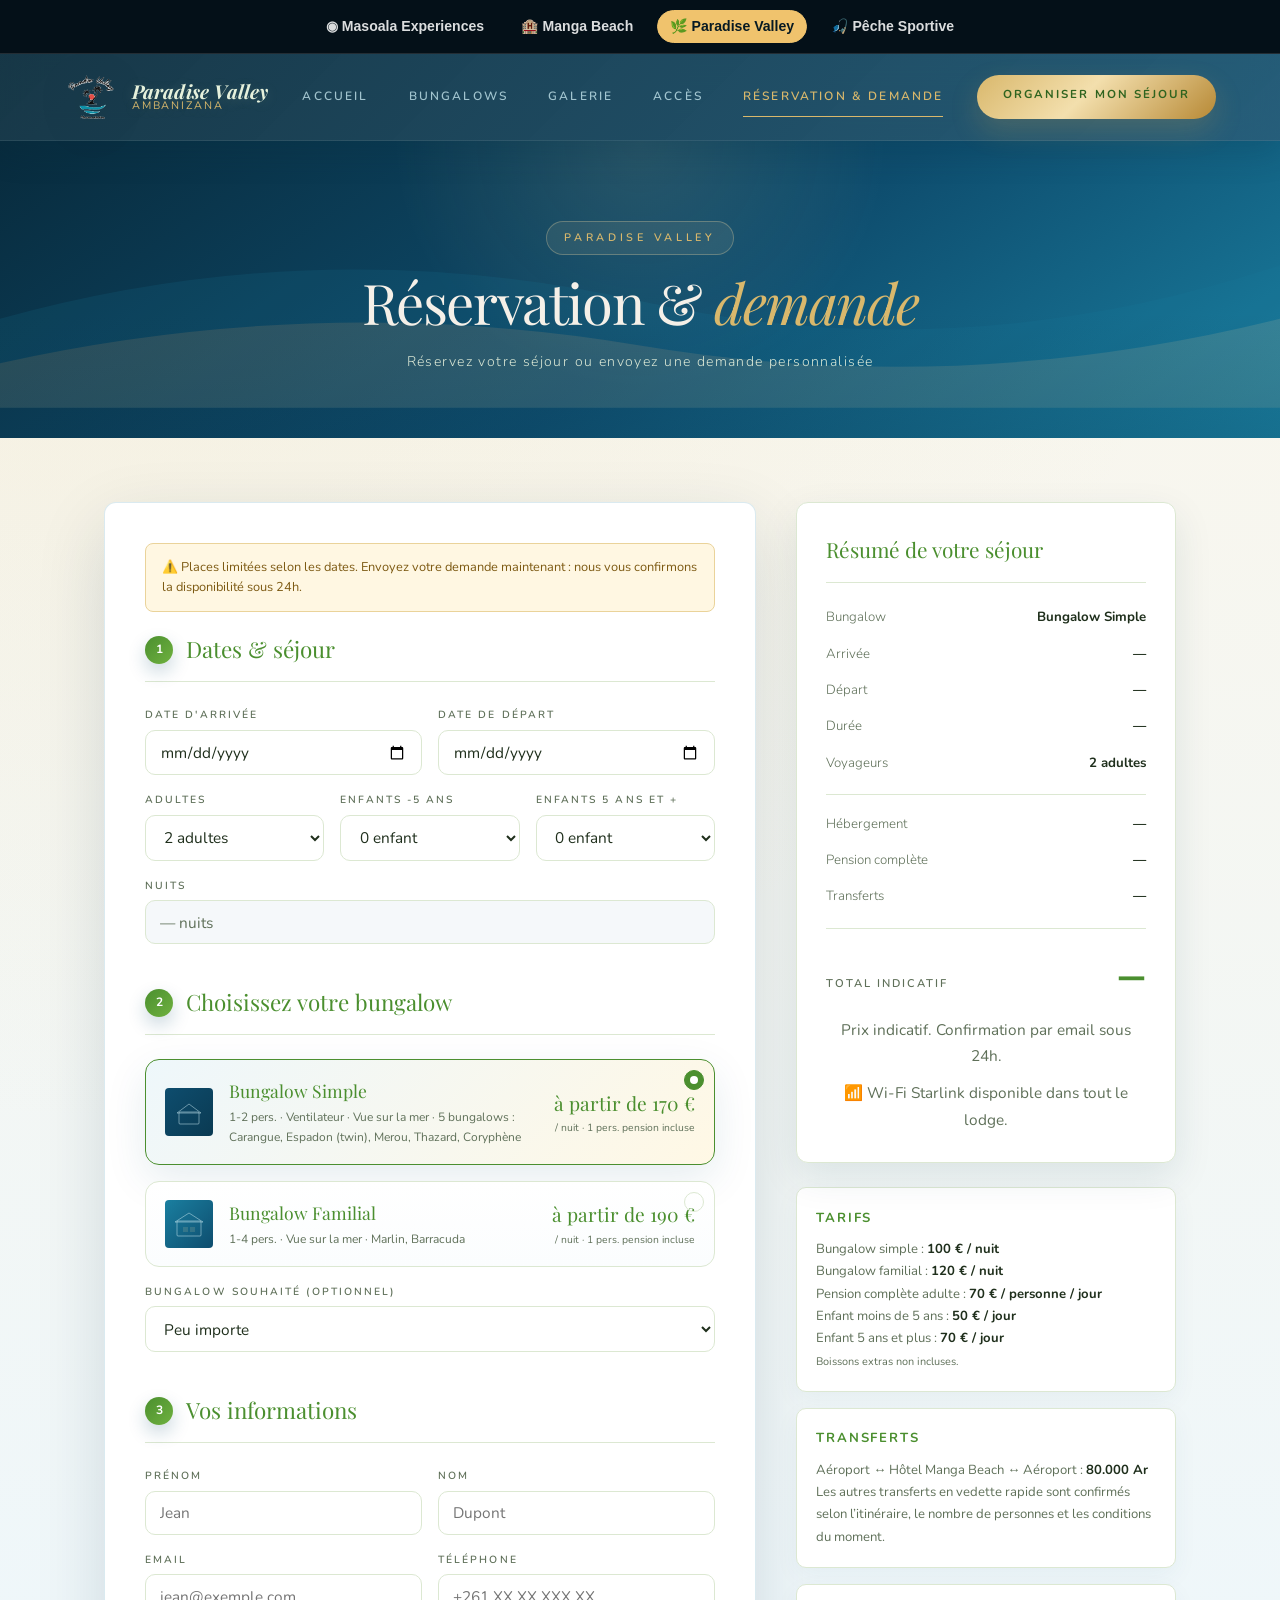
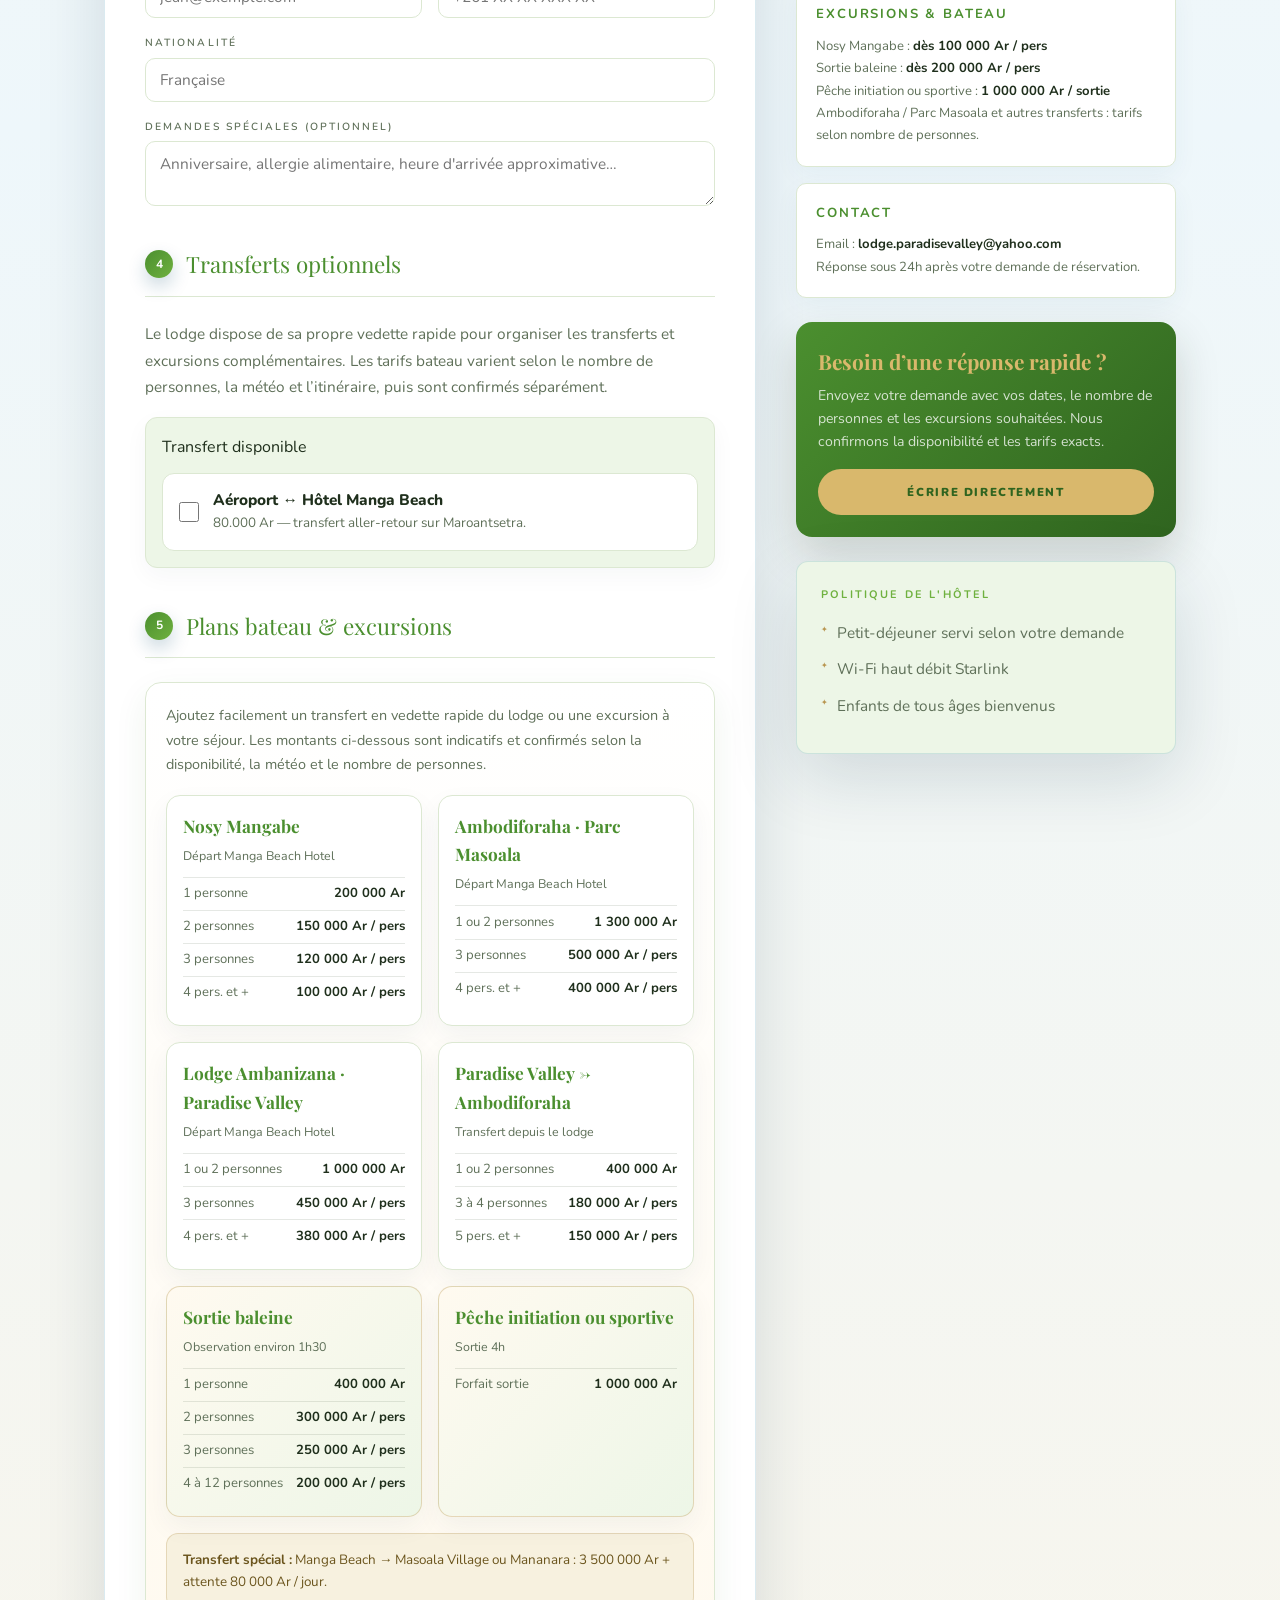
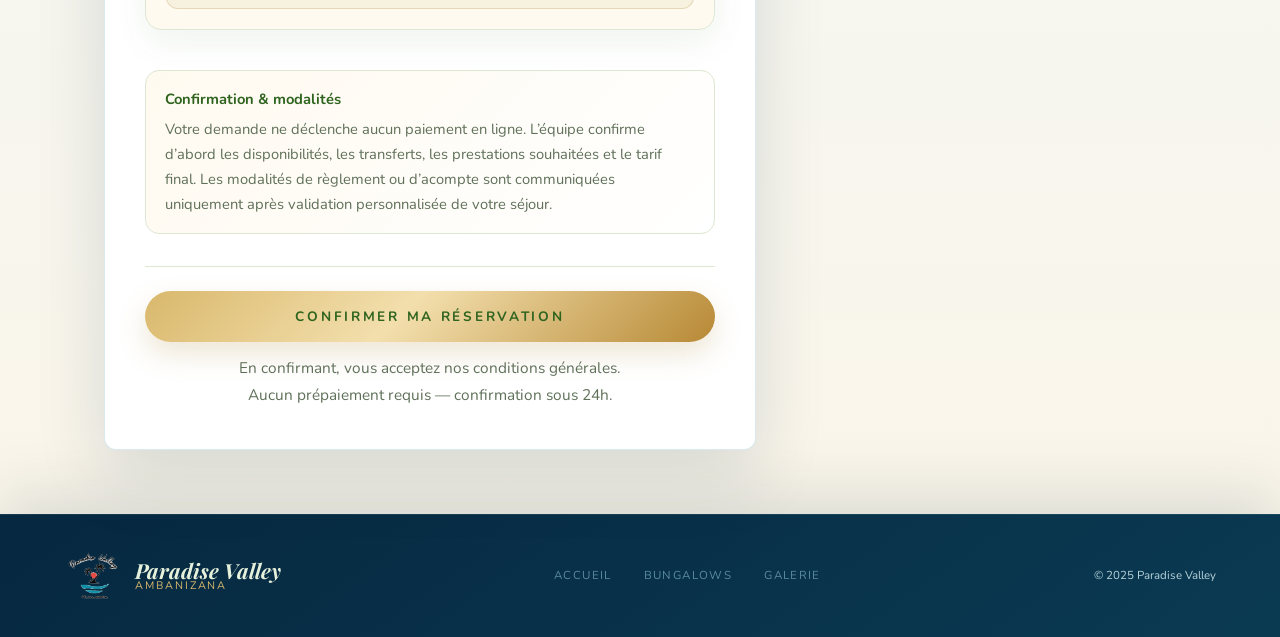
<file: reservation.html>
<!DOCTYPE html> <html lang="fr"> <head> <meta charset="utf-8"/><meta content="width=device-width, initial-scale=1.0" name="viewport"/> <title>Réservation — Paradise Valley</title> <link href="https://fonts.googleapis.com/css2?family=Playfair+Display:ital,wght@0,400;0,700;1,400&amp;family=Nunito:wght@300;400;600;700&amp;display=swap" rel="stylesheet"/> <style>*,*::before,*::after{margin:0;padding:0;box-sizing:border-box}:root{--ocean:#4b8f2f;--ocean-mid:#6fb13f;--ocean-light:#e6f1dc;--ocean-dark:#2f641f;--sand:#d9b86c;--sand-light:#f6f1e4;--sand-dark:#b78935;--white:#fff;--text:#1f2f1c;--muted:#5f7059;--border:#dce8d2;--light:#edf6e7;--gold-soft:#f0dfb2;--leaf:#73a843;}html{scroll-behavior:smooth}body{font-family:'Nunito',sans-serif;background:var(--sand-light);color:var(--text);overflow-x:hidden}a{text-decoration:none;color:inherit}nav{position:sticky;top:0;z-index:100;display:flex;justify-content:space-between;align-items:center;padding:1.2rem 4rem;background:var(--ocean);border-bottom:1px solid rgba(200,232,240,.1)}.nav-logo{font-family:'Playfair Display',serif;font-size:1.6rem;color:var(--ocean-light)}.nav-logo span{font-style:italic;color:var(--sand)}.nav-links{display:flex;gap:2.5rem;font-size:.75rem;font-weight:600;letter-spacing:.18em;text-transform:uppercase}.nav-links a{color:#8ac8dc;transition:color .2s}.nav-links a:hover,.nav-links a.active{color:var(--sand)}.nav-cta{background:var(--sand);color:var(--ocean);padding:.6rem 1.6rem;font-size:.72rem;letter-spacing:.18em;text-transform:uppercase;font-weight:700;border-radius:2px;cursor:pointer;border:none}.page-header{background:var(--ocean);padding:5rem 4rem 4rem;text-align:center;position:relative;overflow:hidden}.ph-bg{position:absolute;inset:0;opacity:.15}.ph-label{font-size:.68rem;letter-spacing:.3em;text-transform:uppercase;color:var(--sand);margin-bottom:1rem;position:relative;z-index:1;font-weight:600}.ph-title{font-family:'Playfair Display',serif;font-size:3.5rem;font-weight:400;color:#f5f0e8;line-height:1.1;position:relative;z-index:1}.ph-title em{font-style:italic;color:var(--sand)}.ph-sub{font-size:.88rem;color:var(--ocean-light);font-weight:300;letter-spacing:.1em;margin-top:1rem;opacity:.85;position:relative;z-index:1}.res-layout{display:grid;grid-template-columns:1fr 380px;gap:2.5rem;max-width:1200px;margin:0 auto;padding:4rem;align-items:start}.form-card{background:#fff;border:1px solid var(--border);border-radius:8px;padding:2.5rem}.form-sec-title{font-family:'Playfair Display',serif;font-size:1.4rem;font-weight:400;color:var(--ocean);margin-bottom:1.5rem;padding-bottom:.8rem;border-bottom:1px solid var(--border);display:flex;align-items:center;gap:.8rem}.step{width:28px;height:28px;background:var(--ocean);color:#fff;border-radius:50%;display:flex;align-items:center;justify-content:center;font-size:.75rem;font-family:'Nunito',sans-serif;font-weight:700;flex-shrink:0}.form-sec{margin-bottom:2.5rem}.form-row{display:grid;grid-template-columns:1fr 1fr;gap:1rem;margin-bottom:1rem}.form-row.full{grid-template-columns:1fr}.form-row.three{grid-template-columns:1fr 1fr 1fr}.fg{display:flex;flex-direction:column;gap:.4rem}.fg label{font-size:.65rem;letter-spacing:.2em;text-transform:uppercase;color:var(--muted);font-weight:600}.fg input,.fg select,.fg textarea{border:1px solid var(--border);border-radius:4px;padding:.65rem .9rem;font-family:'Nunito',sans-serif;font-size:.88rem;color:var(--text);background:#fff;outline:none;transition:border-color .2s;width:100%}.fg input:focus,.fg select:focus,.fg textarea:focus{border-color:var(--ocean-mid)}.fg textarea{resize:vertical;min-height:100px}.room-options{display:flex;flex-direction:column;gap:1rem}.room-opt{border:1.5px solid var(--border);border-radius:6px;padding:1rem 1.2rem;cursor:pointer;transition:all .2s;display:flex;align-items:center;gap:1rem;position:relative}.room-opt:hover{border-color:var(--ocean-mid)}.room-opt.selected{border-color:var(--ocean);background:var(--light)}.room-opt input[type=radio]{display:none}.room-opt-icon{width:48px;height:48px;border-radius:4px;display:flex;align-items:center;justify-content:center;flex-shrink:0}.ri-simple{background:linear-gradient(135deg,#0e4d6e,#0a3a52)}.ri-family{background:linear-gradient(135deg,#1a7fa0,#0e4d6e)}.room-opt-info{flex:1}.room-opt-name{font-family:'Playfair Display',serif;font-size:1.1rem;color:var(--ocean);margin-bottom:.2rem}.room-opt-details{font-size:.75rem;color:var(--muted)}.room-opt-price{font-family:'Playfair Display',serif;font-size:1.2rem;color:var(--ocean);text-align:right;flex-shrink:0}.room-opt-price span{display:block;font-size:.65rem;font-family:'Nunito',sans-serif;color:var(--muted)}.room-check{position:absolute;top:10px;right:10px;width:20px;height:20px;border-radius:50%;border:1.5px solid var(--border);display:flex;align-items:center;justify-content:center;transition:all .2s}.room-opt.selected .room-check{background:var(--ocean);border-color:var(--ocean)}.room-check-dot{width:8px;height:8px;border-radius:50%;background:#fff;opacity:0;transition:opacity .2s}.room-opt.selected .room-check-dot{opacity:1}.extras-grid{display:grid;grid-template-columns:1fr 1fr;gap:.8rem}.extra-opt{border:1px solid var(--border);border-radius:4px;padding:.8rem 1rem;cursor:pointer;transition:all .2s;display:flex;align-items:center;gap:.7rem}.extra-opt:hover{border-color:var(--ocean-mid)}.extra-opt.checked{border-color:var(--ocean);background:var(--light)}.extra-opt input[type=checkbox]{display:none}.extra-box{width:18px;height:18px;border:1.5px solid var(--border);border-radius:2px;flex-shrink:0;display:flex;align-items:center;justify-content:center;transition:all .2s}.extra-opt.checked .extra-box{background:var(--ocean);border-color:var(--ocean)}.extra-tick{display:none;color:#fff;font-size:11px;font-weight:700}.extra-opt.checked .extra-tick{display:block}.extra-label{font-size:.8rem;color:var(--text);font-weight:600}.extra-price{font-size:.72rem;color:var(--muted);margin-top:1px}.form-submit{margin-top:2rem;padding-top:1.5rem;border-top:1px solid var(--border)}.btn-submit{width:100%;background:var(--ocean);color:#fff;border:none;padding:1rem;font-family:'Nunito',sans-serif;font-size:.85rem;letter-spacing:.2em;text-transform:uppercase;font-weight:700;border-radius:4px;cursor:pointer;transition:background .2s}.btn-submit:hover{background:var(--ocean-mid)}.form-note{text-align:center;font-size:.72rem;color:var(--muted);margin-top:.8rem;line-height:1.6}.sidebar{display:flex;flex-direction:column;gap:1.5rem}.summary-card{background:var(--ocean);border-radius:8px;padding:1.8rem;color:#f5f0e8;position:sticky;top:100px}.sum-title{font-family:'Playfair Display',serif;font-size:1.3rem;font-weight:300;color:var(--ocean-light);margin-bottom:1.5rem;padding-bottom:1rem;border-bottom:1px solid rgba(200,232,240,.15)}.sum-row{display:flex;justify-content:space-between;align-items:baseline;margin-bottom:.9rem;font-size:.83rem}.sum-row-label{color:#8ac8dc;font-weight:300}.sum-row-val{color:#f5f0e8;font-weight:600}.sum-divider{height:1px;background:rgba(200,232,240,.15);margin:1.2rem 0}.sum-total{display:flex;justify-content:space-between;align-items:baseline}.sum-total-label{font-size:.7rem;letter-spacing:.18em;text-transform:uppercase;color:var(--ocean-light);font-weight:600}.sum-total-val{font-family:'Playfair Display',serif;font-size:1.8rem;color:var(--sand)}.sum-total-val span{font-size:.7rem;font-family:'Nunito',sans-serif;color:var(--muted)}.sum-note{font-size:.7rem;color:#5a8a9f;margin-top:1rem;line-height:1.6;text-align:center}.info-card{background:#fff;border:1px solid var(--border);border-radius:8px;padding:1.5rem}.info-card-title{font-size:.68rem;letter-spacing:.2em;text-transform:uppercase;color:var(--sand-dark);margin-bottom:1rem;font-weight:700}.info-item{display:flex;gap:.8rem;margin-bottom:1rem;align-items:flex-start}.info-item-text{font-size:.8rem;color:var(--muted);line-height:1.6}.info-item-text strong{display:block;color:var(--ocean);font-weight:700;font-size:.82rem;margin-bottom:.1rem}.policy-card{background:var(--light);border:1px solid var(--border);border-radius:8px;padding:1.5rem}.policy-title{font-size:.68rem;letter-spacing:.2em;text-transform:uppercase;color:var(--ocean-mid);margin-bottom:1rem;font-weight:700}.policy-item{font-size:.78rem;color:var(--muted);margin-bottom:.6rem;line-height:1.5;padding-left:1rem;position:relative}.policy-item::before{content:'✦';position:absolute;left:0;font-size:8px;color:var(--sand-dark);top:3px}.success-overlay{display:none;position:fixed;inset:0;z-index:200;background:rgba(10,22,32,.88);align-items:center;justify-content:center}.success-overlay.visible{display:flex}.success-box{background:#fff;border-radius:10px;padding:3rem;text-align:center;max-width:440px;width:90%}.success-icon{width:64px;height:64px;background:var(--light);border-radius:50%;margin:0 auto 1.5rem;display:flex;align-items:center;justify-content:center}.success-title{font-family:'Playfair Display',serif;font-size:2rem;color:var(--ocean);margin-bottom:.8rem}.success-sub{font-size:.88rem;color:var(--muted);line-height:1.7;margin-bottom:2rem}.btn-gold{background:var(--sand);color:var(--ocean);border:none;padding:.8rem 2rem;font-family:'Nunito',sans-serif;font-size:.78rem;letter-spacing:.15em;text-transform:uppercase;font-weight:700;border-radius:2px;cursor:pointer}footer{background:var(--ocean-dark);color:#f5f0e8;padding:2rem 4rem;display:flex;justify-content:space-between;align-items:center;flex-wrap:wrap;gap:1rem;border-top:1px solid rgba(200,232,240,.08)}.ft-logo{font-family:'Playfair Display',serif;font-size:1.2rem;color:var(--ocean-light)}.ft-logo span{font-style:italic;color:var(--sand)}.ft-links{display:flex;gap:2rem;font-size:.72rem;letter-spacing:.12em;text-transform:uppercase}.ft-links a{color:#5a8a9f;transition:color .2s}.ft-links a:hover{color:var(--ocean-light)}.ft-copy{font-size:.72rem;color:#3a6a7a}@media(max-width:900px){nav{padding:1rem 1.5rem}.nav-links{display:none}.res-layout{grid-template-columns:1fr;padding:2rem 1.5rem}.sidebar{position:static}.form-row{grid-template-columns:1fr}.form-row.three{grid-template-columns:1fr 1fr}.extras-grid{grid-template-columns:1fr}}.hamburger{display:none;flex-direction:column;gap:5px;cursor:pointer;padding:4px;background:none;border:none;z-index:200}.hamburger span{display:block;width:24px;height:2px;background:var(--ocean-light);border-radius:2px;transition:all .3s}.hamburger.open span:nth-child(1){transform:translateY(7px) rotate(45deg)}.hamburger.open span:nth-child(2){opacity:0}.hamburger.open span:nth-child(3){transform:translateY(-7px) rotate(-45deg)}.mobile-menu{display:none;position:fixed;inset:0;background:var(--ocean-dark);z-index:150;flex-direction:column;align-items:center;justify-content:center;gap:2.5rem}.mobile-menu.open{display:flex}.mobile-menu a{font-family:'Playfair Display',serif;font-size:1.8rem;color:#f5f0e8;font-weight:400}.mobile-menu a:hover{color:var(--sand)}.mobile-menu .mob-cta{margin-top:1rem;background:var(--sand);color:var(--ocean);padding:.8rem 2.5rem;font-family:'Nunito',sans-serif;font-size:.8rem;letter-spacing:.18em;text-transform:uppercase;font-weight:700;border-radius:2px;border:none;cursor:pointer}@media(max-width:900px){nav{padding:1rem 1.5rem}.nav-links,.nav-cta{display:none}.hamburger{display:flex}.section{padding:3rem 1.2rem}.gallery-preview{padding:3rem 1.2rem}.hero-title{font-size:clamp(2rem,9vw,3.5rem)}.hero-badge{font-size:.6rem;letter-spacing:.18em}.hero-actions{flex-direction:column;align-items:center;gap:.8rem}.booking-bar{flex-direction:column;padding:1.5rem 1.2rem;gap:1rem}.bk-group input,.bk-group select{width:100%}.bk-group{width:100%}.btn-search{width:100%;padding:.75rem}.nature-strip{padding:1.5rem 1.2rem;gap:1.5rem;justify-content:center}.rooms-grid{grid-template-columns:1fr}.highlights{grid-template-columns:1fr;padding:3rem 1.2rem;gap:2.5rem}.hl-grid{grid-template-columns:1fr 1fr}.gallery-grid{grid-template-columns:1fr 1fr;grid-template-rows:auto}.gi:first-child{grid-row:auto;grid-column:1/3;height:180px}.gi{height:160px}.testi-grid{grid-template-columns:1fr}.cta-strip{padding:2.5rem 1.2rem;flex-direction:column;text-align:center}.cta-title{font-size:1.6rem}.ft-top{grid-template-columns:1fr;gap:2rem;padding-bottom:2rem}.ft-bottom{flex-direction:column;text-align:center;gap:.5rem}.intro{grid-template-columns:1fr;padding:3rem 1.2rem;gap:2rem}.stats{grid-template-columns:1fr 1fr}.bungalows-grid{grid-template-columns:1fr}.familial-card{grid-template-columns:1fr}.fam-img{min-height:220px}.fam-body{padding:2rem 1.5rem}.tarif-bar{padding:1.5rem 1.2rem;gap:2rem}.inclus-section{padding:1.5rem 1.2rem}.tarif-table-section{padding:3rem 1.2rem}.tarif-table{font-size:.78rem}.tarif-table th,.tarif-table td{padding:.6rem .5rem}.res-layout{grid-template-columns:1fr;padding:2rem 1.2rem;gap:1.5rem}.form-row{grid-template-columns:1fr}.form-row.three{grid-template-columns:1fr 1fr}.summary-card{position:static}.extras-grid{grid-template-columns:1fr}.contact-layout{grid-template-columns:1fr}.contact-info{padding:3rem 1.5rem}.contact-form-side{padding:3rem 1.5rem}.map-section{grid-template-columns:1fr}.practical-info{padding:2.5rem 1.5rem}.map-placeholder{min-height:280px}.faq-grid{grid-template-columns:1fr}.filter-bar{padding:1.2rem 1rem;gap:.4rem}.fbtn{padding:.4rem 1rem;font-size:.68rem}.gallery-section{padding:2.5rem 1rem 1.5rem}.grid-hero{grid-template-columns:1fr 1fr;grid-template-rows:auto}.grid-hero .gi:first-child{grid-column:1/3;grid-row:auto;height:220px}.grid-3{grid-template-columns:1fr}.grid-3 .gi{height:180px}.grid-4{grid-template-columns:1fr 1fr}.grid-4 .gi{height:160px}.grid-mixed{grid-template-columns:1fr}.grid-mixed .gi:nth-child(2){grid-column:auto}.alt-bg{padding:2rem 1rem}.page-header{padding:3rem 1.5rem 2.5rem}.ph-title{font-size:2.2rem}}@media(max-width:480px){.hl-grid{grid-template-columns:1fr}.grid-hero{grid-template-columns:1fr}.grid-hero .gi:first-child{grid-column:auto}.grid-4{grid-template-columns:1fr}.stats{grid-template-columns:1fr}.form-row.three{grid-template-columns:1fr}.social-row{justify-content:center}.subject-options{grid-template-columns:1fr}}:root{--shadow-soft:0 18px 60px rgba(10,58,82,.12);--shadow-card:0 12px 36px rgba(10,58,82,.10);--radius-xl:18px;--radius-lg:12px;--cream:#fffaf0;--leaf:#2f6f5e;--coral:#d88c5a}::selection{background:var(--sand);color:var(--ocean-dark)}body{background:linear-gradient(180deg,var(--sand-light),#fffdf7 45%,var(--sand-light));}nav{backdrop-filter:blur(14px);box-shadow:0 8px 28px rgba(6,40,64,.18);padding:1rem 4rem;background:linear-gradient(90deg,rgba(10,58,82,.98),rgba(14,77,110,.98));}.nav-logo{display:flex;align-items:center;gap:.35rem;letter-spacing:.02em;position:relative}.nav-logo::before{content:'✦';display:grid;place-items:center;width:32px;height:32px;border:1px solid rgba(232,213,163,.45);border-radius:50%;font-size:.75rem;color:var(--sand);background:rgba(255,255,255,.04)}.nav-links a{position:relative;padding:.5rem 0;color:rgba(200,232,240,.78)}.nav-links a::after{content:'';position:absolute;left:0;right:0;bottom:.1rem;height:1px;background:var(--sand);transform:scaleX(0);transform-origin:center;transition:transform .25s ease}.nav-links a:hover::after,.nav-links a.active::after{transform:scaleX(1)}.nav-cta,.btn-primary,.btn-search,.btn-submit,.btn-gold,.room-btn,.btn-reserve{border-radius:999px!important;box-shadow:0 10px 24px rgba(0,0,0,.12);transition:transform .2s ease,box-shadow .2s ease,opacity .2s ease,background .2s ease}.nav-cta:hover,.btn-primary:hover,.btn-search:hover,.btn-submit:hover,.btn-gold:hover,.room-btn:hover,.btn-reserve:hover{transform:translateY(-2px);box-shadow:0 14px 30px rgba(0,0,0,.18)}.btn-outline,.btn-outline-light{border-radius:999px!important;transition:all .2s ease}.hero,.page-header{background:radial-gradient(circle at 20% 15%,rgba(232,213,163,.16),transparent 30%),linear-gradient(135deg,var(--ocean-dark),var(--ocean) 55%,#116986)}.hero::after,.page-header::after{content:'';position:absolute;inset:auto 0 0;height:42%;background:linear-gradient(180deg,transparent,rgba(10,58,82,.22));pointer-events:none}.hero-badge,.ph-label{border-radius:999px;background:rgba(232,213,163,.09);border:1px solid rgba(232,213,163,.30);padding:.45rem 1.1rem;display:inline-block}.hero-title,.ph-title,.section-title,.ci-title,.cf-title,.faq-title,.fam-name,.cta-title{letter-spacing:-.02em}.hero-sub,.ph-sub{max-width:780px;margin-left:auto;margin-right:auto;line-height:1.8}.booking-bar,.tarif-bar,.cta-strip{box-shadow:inset 0 1px 0 rgba(255,255,255,.08);background:linear-gradient(135deg,var(--ocean-mid),#0d6883)}.bk-group input,.bk-group select{border-radius:999px;background:rgba(255,255,255,.14)}.nature-strip,.inclus-section,.gallery-preview,.faq-section,.alt-bg{background:linear-gradient(180deg,#f4fbfd,#fffaf0)}.room-card,.b-card,.testi-card,.stat,.form-card,.summary-card,.info-card,.policy-card,.faq-item,.cc-card,.familial-card{border-radius:var(--radius-lg)!important;box-shadow:var(--shadow-card);border-color:rgba(26,127,160,.16)!important}.room-card:hover,.b-card:hover,.testi-card:hover,.faq-item:hover{transform:translateY(-6px);box-shadow:var(--shadow-soft)}.room-img,.b-img,.fam-img,.gi-inner,.lb-img{background-size:cover!important;background-position:center!important;position:relative}.room-img::after,.b-img::after,.fam-img::after,.gi-inner::after{content:'';position:absolute;inset:0;background:radial-gradient(circle at 70% 20%,rgba(232,213,163,.18),transparent 28%),linear-gradient(180deg,rgba(255,255,255,.02),rgba(10,58,82,.18));pointer-events:none}.ri-1,.bi1,.c1,.gc1{background:linear-gradient(135deg,#083447,#0f6e84 55%,#d4b36d)!important}.ri-2,.bi2,.c2,.gc2{background:linear-gradient(135deg,#0d5d77,#1ba0b8 55%,#f0d99b)!important}.ri-3,.bi3,.c3,.gc3{background:linear-gradient(135deg,#062840,#116986 58%,#2f6f5e)!important}.bi4,.c4,.gc4{background:linear-gradient(135deg,#178aaa,#72c7d8 52%,#e8d5a3)!important}.bi5,.c5,.gc5{background:linear-gradient(135deg,#0e4d6e,#2f6f5e 55%,#d88c5a)!important}.bi6,.c6{background:linear-gradient(135deg,#1a7fa0,#0e4d6e 55%,#c4a96b)!important}.room-tag,.b-badge,.fam-tag{border-radius:999px;box-shadow:0 8px 18px rgba(0,0,0,.14)}.feat,.fam-feat{border-radius:999px;background:rgba(26,127,160,.08)}.sand-line{height:3px;border-radius:999px;background:linear-gradient(90deg,var(--sand-dark),var(--sand),transparent)}.gallery-grid,.grid-hero,.grid-3,.grid-4,.grid-mixed{gap:14px}.gi{border-radius:16px;box-shadow:var(--shadow-card)}.gi-overlay{background:linear-gradient(180deg,transparent,rgba(6,40,64,.58))!important}.contact-info,.practical-info,.familial-section,.highlights,.summary-card{background:radial-gradient(circle at 25% 15%,rgba(232,213,163,.12),transparent 28%),linear-gradient(135deg,var(--ocean-dark),var(--ocean))!important}input,select,textarea{transition:border-color .2s ease,box-shadow .2s ease}input:focus,select:focus,textarea:focus{box-shadow:0 0 0 4px rgba(26,127,160,.12)}footer{background:linear-gradient(135deg,#062840,var(--ocean-dark));}.mobile-menu{background:radial-gradient(circle at 30% 20%,rgba(232,213,163,.12),transparent 32%),linear-gradient(135deg,#062840,var(--ocean-dark))}@media(max-width:900px){nav{padding:1rem 1.2rem}.nav-logo::before{width:28px;height:28px}.mobile-menu a{font-size:1.55rem}.hero{min-height:86vh}.page-header{padding-top:3.5rem}.room-opt{align-items:flex-start}.room-opt-price{text-align:left}.hero-actions a,.hero-actions button,.cta-strip a,.cta-strip button{width:100%}.hero-actions,.cta-strip>div:last-child{width:100%}.hero-actions button,.cta-strip button{justify-content:center}}:root{--gold:#e8d5a3;--gold-deep:#b8954f;--ink:#082b3d;--glass:rgba(255,255,255,.08);--shadow-soft:0 24px 70px rgba(8,43,61,.14);--shadow-deep:0 28px 90px rgba(8,43,61,.28)}body{background:radial-gradient(circle at 8% 0%,rgba(232,213,163,.22),transparent 28%),linear-gradient(180deg,#fbf6ea 0%,#eef7fb 45%,#faf5e9 100%)}nav{backdrop-filter:blur(18px);-webkit-backdrop-filter:blur(18px);background:linear-gradient(135deg,rgba(8,43,61,.94),rgba(14,77,110,.9));box-shadow:0 10px 34px rgba(8,43,61,.18)}.nav-logo{letter-spacing:.02em;text-shadow:0 2px 14px rgba(232,213,163,.18)}.nav-links a{position:relative;padding:.4rem 0}.nav-links a::after{content:'';position:absolute;left:0;right:0;bottom:-.25rem;height:1px;background:var(--sand);transform:scaleX(0);transform-origin:center;transition:transform .25s ease}.nav-links a:hover::after,.nav-links a.active::after{transform:scaleX(1)}.nav-cta,.btn-primary,.btn-search,.btn-submit,.btn-gold,.room-btn,.btn-reserve{background:linear-gradient(135deg,var(--sand),#f3dfad 45%,var(--sand-dark));box-shadow:0 12px 28px rgba(184,149,79,.24);border:0;color:var(--ocean-dark);transition:transform .2s ease,box-shadow .2s ease,filter .2s ease}.nav-cta:hover,.btn-primary:hover,.btn-search:hover,.btn-submit:hover,.btn-gold:hover,.room-btn:hover,.btn-reserve:hover{transform:translateY(-2px);box-shadow:0 18px 40px rgba(184,149,79,.33);filter:saturate(1.05)}.page-header,.hero{background:radial-gradient(circle at 50% 0%,rgba(232,213,163,.12),transparent 35%),linear-gradient(145deg,#082b3d 0%,#0e4d6e 55%,#1a7fa0 100%)}.ph-label,.section-label,.faq-label,.ci-label,.sec-cat-label{letter-spacing:.34em}.ph-title,.hero-title,.section-title,.ci-title,.cf-title,.faq-title{letter-spacing:-.025em}.ph-sub,.hero-sub{opacity:.92}.booking-bar,.tarif-bar,.cta-strip{background:linear-gradient(135deg,#0e4d6e,#1a7fa0);box-shadow:inset 0 1px 0 rgba(255,255,255,.08)}.form-card,.summary-card,.info-card,.policy-card,.room-card,.b-card,.stat,.faq-item,.contact-form-side,.success-box{box-shadow:var(--shadow-soft);border-color:rgba(208,232,239,.85)}.form-card,.room-card,.b-card,.faq-item,.info-card,.policy-card,.stat{border-radius:16px}.summary-card{border-radius:18px;background:linear-gradient(160deg,#082b3d,#0e4d6e 70%,#135f7d);box-shadow:var(--shadow-deep);border:1px solid rgba(200,232,240,.16)}.room-opt{border-radius:14px;background:linear-gradient(180deg,#fff,#fbfdfe)}.room-opt.selected{background:linear-gradient(135deg,#eef7fb,#fff8e5);box-shadow:0 14px 42px rgba(14,77,110,.1)}.fg input,.fg select,.fg textarea,.bk-group input,.bk-group select{border-radius:10px;transition:border-color .2s,box-shadow .2s,background .2s}.fg input:focus,.fg select:focus,.fg textarea:focus{box-shadow:0 0 0 4px rgba(26,127,160,.12)}.room-img,.b-img,.gi-inner,.fam-img{position:relative}.room-img::after,.b-img::after,.gi-inner::after,.fam-img::after{content:'';position:absolute;inset:0;background:linear-gradient(135deg,rgba(255,255,255,.08),transparent 35%,rgba(232,213,163,.10));pointer-events:none}.sand-line{height:3px;background:linear-gradient(90deg,var(--sand-dark),var(--sand),transparent);width:72px}.step{background:linear-gradient(135deg,var(--ocean),var(--ocean-mid));box-shadow:0 8px 18px rgba(14,77,110,.22)}.policy-item::before{color:var(--gold-deep)}.sum-total-val{font-size:2rem;text-shadow:0 6px 26px rgba(232,213,163,.18)}footer{background:linear-gradient(145deg,#062840,#0a3a52);box-shadow:0 -20px 60px rgba(8,43,61,.12)}@media(max-width:900px){.page-header{padding-top:3.4rem}.form-card{padding:1.5rem}.room-opt{align-items:flex-start}.room-opt-price{text-align:left}.summary-card{top:auto}.mobile-menu{background:linear-gradient(145deg,#062840,#0e4d6e)}}.conversion-strip{display:grid;grid-template-columns:repeat(4,1fr);gap:.9rem;max-width:1200px;margin:-2rem auto 0;padding:0 4rem;position:relative;z-index:2}.conv-item{background:#fff;border:1px solid var(--border);border-radius:10px;padding:1rem;text-align:center;box-shadow:0 12px 34px rgba(14,77,110,.08)}.conv-icon{font-size:1.2rem;margin-bottom:.35rem}.conv-title{font-size:.72rem;letter-spacing:.14em;text-transform:uppercase;color:var(--ocean);font-weight:800}.conv-sub{font-size:.76rem;color:var(--muted);margin-top:.25rem;line-height:1.45}.wa-card{background:#103f59;border-radius:10px;padding:1.5rem;color:#f5f0e8;border:1px solid rgba(200,232,240,.16)}.wa-title{font-family:'Playfair Display',serif;font-size:1.35rem;color:var(--sand);margin-bottom:.5rem}.wa-text{font-size:.82rem;color:#a8d8e8;line-height:1.6;margin-bottom:1rem}.btn-whatsapp{display:block;width:100%;background:#25D366;color:#07351a;text-align:center;border:none;padding:.9rem 1rem;font-family:'Nunito',sans-serif;font-size:.78rem;letter-spacing:.14em;text-transform:uppercase;font-weight:900;border-radius:4px;cursor:pointer;transition:transform .18s,filter .18s}.btn-whatsapp:hover{transform:translateY(-1px);filter:brightness(.96)}.trust-line{margin-top:1rem;font-size:.72rem;color:#5a8a9f;text-align:center;line-height:1.5}.urgency-note{background:#fff7e2;border:1px solid #ead39a;color:#7d5a13;border-radius:8px;padding:.85rem 1rem;font-size:.8rem;line-height:1.55;margin-bottom:1.2rem}.quick-contact{display:flex;gap:.8rem;flex-wrap:wrap;margin-top:1rem}.quick-contact a{flex:1;min-width:150px;text-align:center;padding:.75rem;border-radius:4px;font-size:.75rem;font-weight:800;letter-spacing:.12em;text-transform:uppercase}.quick-contact .qc-wa{background:#25D366;color:#07351a}.quick-contact .qc-mail{background:var(--light);color:var(--ocean);border:1px solid var(--border)}@media(max-width:900px){.conversion-strip{grid-template-columns:1fr 1fr;margin:0;padding:1.2rem}}@media(max-width:520px){.conversion-strip{grid-template-columns:1fr}}.final-info-grid{display:grid;grid-template-columns:1fr;gap:1rem}.final-info-box{background:#fff;border:1px solid var(--border);border-radius:10px;padding:1.2rem;box-shadow:0 8px 24px rgba(14,77,110,.05)}.final-info-box strong{display:block;color:var(--ocean);font-size:.82rem;letter-spacing:.14em;text-transform:uppercase;margin-bottom:.55rem}.final-info-box p{font-size:.82rem;color:var(--muted);line-height:1.7;margin:0}.final-info-box b{color:var(--text)}html{font-size:16px;scroll-behavior:smooth;}body{font-size:1rem;line-height:1.65;-webkit-font-smoothing:antialiased;text-rendering:optimizeLegibility;}img{max-width:100%;height:auto;}p,.intro-p,.room-desc,.b-desc,.fam-desc,.hl-p,.hl-desc,.ci-p,.cf-sub,.faq-a,.pi-val,.info-item-text,.policy-item,.form-note,.sum-note,.ft-desc,.conv-sub,.transfer-desc{font-size:.96rem;line-height:1.75;}.section-label,.intro-label,.faq-label,.room-type,.b-type,.fam-type,.cc-label,.pi-label,.form-sec-title,.transfer-title{opacity:1;}.summary-card{background:#ffffff !important;color:var(--text) !important;border:1px solid var(--border) !important;box-shadow:0 14px 38px rgba(10,58,82,.10) !important;position:sticky;top:100px;z-index:3;opacity:1 !important;backdrop-filter:none !important;-webkit-backdrop-filter:none !important;}.summary-card::before,.summary-card::after{display:none !important;content:none !important;}.summary-card *{text-shadow:none !important;}.sum-title{color:var(--ocean) !important;border-bottom:1px solid var(--border) !important;}.sum-row-label,.sum-total-label{color:var(--muted) !important;}.sum-row-val{color:var(--text) !important;font-weight:700;text-align:right;}.sum-divider{background:var(--border) !important;}.sum-total-val{color:var(--ocean) !important;font-weight:800;}.sum-note{color:var(--muted) !important;}.transfer-box,.transfer-option{background:#ffffff;}.transfer-box{border:1px solid var(--border);box-shadow:0 8px 24px rgba(10,58,82,.04);}.transfer-name{color:var(--text);}.transfer-desc{color:var(--muted);}.contact-info .ci-p,.practical-info .pi-val,.highlights .hl-p,.highlights .hl-desc,.familial-section .fam-desc,.cta-strip .cta-sub{color:#d6edf4;}.cc-val,.cc-val a{color:#e4f4f7;}footer .ft-desc,footer .ft-col a,footer .ft-bottom,.ft-copy{color:#b8d4dc;}input,select,textarea,.fg input,.fg select,.fg textarea,.bk-group input,.bk-group select{font-size:.96rem;min-height:44px;}button,.btn-primary,.btn-outline,.btn-outline-light,.btn-search,.btn-submit,.btn-reserve,.btn-gold,.nav-cta,.btn-whatsapp,.btn-res-mini,.btn-wa-mini{min-height:44px;}.gi-overlay{background:linear-gradient(180deg,transparent,rgba(6,40,64,.62)) !important;}.gi-label,.gi-cap-title,.gi-cap-sub,.gi-caption{color:#fff !important;text-shadow:0 2px 12px rgba(0,0,0,.55);}@media(max-width:1024px){nav{padding:1rem 1.5rem;}.section,.gallery-preview,.gallery-section,.alt-bg,.faq-section,.tarif-table-section{padding-left:1.5rem;padding-right:1.5rem;}.res-layout{grid-template-columns:1fr;padding:2rem 1.5rem;}.summary-card{position:relative !important;top:auto !important;width:100%;}}@media(max-width:900px){html{font-size:17px;}body{line-height:1.7;}.nav-links,.nav-cta{display:none;}.hamburger{display:flex;}.hero{min-height:86vh;}.hero-title{font-size:clamp(2.35rem,10vw,3.8rem) !important;}.ph-title{font-size:2.35rem !important;}.section-title,.intro-title,.hl-title,.ci-title,.faq-title{font-size:clamp(1.85rem,7vw,2.35rem) !important;}.booking-bar{flex-direction:column;align-items:stretch;padding:1.4rem 1.2rem;}.bk-group,.bk-group input,.bk-group select,.btn-search{width:100%;}.rooms-grid,.bungalows-grid,.testi-grid,.faq-grid,.contact-layout,.map-section{grid-template-columns:1fr !important;}.intro,.highlights,.familial-card{grid-template-columns:1fr !important;}.stats{grid-template-columns:1fr 1fr;}.form-row,.form-row.three{grid-template-columns:1fr !important;}.subject-options{grid-template-columns:1fr !important;}.gallery-grid,.grid-hero,.grid-3,.grid-4,.grid-mixed,.premium-photo-grid,.restaurant-grid{grid-template-columns:1fr 1fr !important;}.gallery-grid .gi:first-child,.grid-hero .gi:first-child,.premium-photo-grid .gi.featured,.restaurant-grid .gi.featured{grid-column:1/3 !important;}.gi{min-height:170px;}.contact-info,.contact-form-side,.practical-info,.familial-section,.highlights{padding:3rem 1.5rem !important;}.cta-strip{flex-direction:column;align-items:flex-start;text-align:left;padding:2.5rem 1.5rem !important;}.cta-strip>div,.cta-strip a,.cta-strip button{width:100%;}footer,.ft-top,.ft-bottom{text-align:left;}.ft-top{grid-template-columns:1fr !important;}}@media(max-width:560px){html{font-size:17px;}nav{padding:.95rem 1rem !important;}.nav-logo{font-size:1.35rem !important;}.page-header{padding:3rem 1rem 2.4rem !important;}.hero-content{padding:2.4rem 1rem;}.hero-title{font-size:2.35rem !important;}.hero-sub,.ph-sub{font-size:.95rem !important;line-height:1.65;letter-spacing:.06em;}.hero-actions,.quick-contact,.conversion-room-cta,.fam-footer,.b-footer,.room-footer{flex-direction:column;align-items:stretch !important;}.btn-primary,.btn-outline,.btn-outline-light,.btn-search,.btn-submit,.btn-reserve,.btn-gold,.btn-whatsapp,.btn-res-mini,.btn-wa-mini,.room-btn{width:100% !important;text-align:center;}.section,.gallery-preview,.gallery-section,.alt-bg,.faq-section,.tarif-table-section,.res-layout{padding-left:1rem !important;padding-right:1rem !important;}.gallery-grid,.grid-hero,.grid-3,.grid-4,.grid-mixed,.premium-photo-grid,.restaurant-grid{grid-template-columns:1fr !important;}.gallery-grid .gi:first-child,.grid-hero .gi:first-child,.premium-photo-grid .gi.featured,.restaurant-grid .gi.featured{grid-column:auto !important;}.gi,.grid-3 .gi,.grid-4 .gi,.grid-mixed .gi,.premium-photo-grid .gi,.restaurant-grid .gi,.premium-photo-grid .gi.featured,.restaurant-grid .gi.featured{height:220px !important;}.stats{grid-template-columns:1fr;}.room-opt{flex-direction:column;align-items:flex-start;}.room-opt-price{text-align:left;}.sum-row{gap:1rem;align-items:flex-start;}.sum-row-val{max-width:55%;}.tarif-table{display:block;overflow-x:auto;white-space:nowrap;}footer{padding:2rem 1rem;}.ft-links{flex-direction:column;gap:.8rem;}}.transfer-box{display:flex;flex-direction:column;gap:.75rem;background:var(--light);border:1px solid var(--border);border-radius:12px;padding:1rem;}.transfer-option{display:flex;align-items:center;gap:.9rem;width:100%;padding:1rem;border-radius:12px;background:#fff;border:1.5px solid var(--border);cursor:pointer;transition:transform .22s ease,box-shadow .22s ease,border-color .22s ease,background .22s ease;position:relative;overflow:hidden;}.transfer-option::after{content:"";position:absolute;inset:0;background:linear-gradient(135deg,rgba(232,213,163,.22),rgba(26,127,160,.08));opacity:0;transition:opacity .22s ease;pointer-events:none;}.transfer-option:hover{transform:translateY(-1px);border-color:var(--ocean-mid);box-shadow:0 10px 24px rgba(10,58,82,.08);}.transfer-option input{flex-shrink:0;width:20px;height:20px;margin:0;accent-color:var(--ocean);position:relative;z-index:2;}.transfer-option span{display:flex;flex-direction:column;position:relative;z-index:2;}.transfer-name{font-size:.96rem;font-weight:800;color:var(--text);line-height:1.35;}.transfer-desc{font-size:.84rem;color:var(--muted);line-height:1.55;margin-top:.15rem;}.transfer-option.active{border-color:var(--ocean);background:#fffdf7;box-shadow:0 12px 30px rgba(14,77,110,.12);transform:translateY(-2px);}.transfer-option.active::after{opacity:1;}.transfer-option.active .transfer-name{color:var(--ocean);}.transfer-option.active .transfer-desc{color:#4f6f7a;}@keyframes transferPulse{0%{box-shadow:0 0 0 0 rgba(14,77,110,.22)}70%{box-shadow:0 0 0 8px rgba(14,77,110,0)}100%{box-shadow:0 0 0 0 rgba(14,77,110,0)}}.transfer-option.just-checked{animation:transferPulse .45s ease;}@media(max-width:560px){.transfer-option{align-items:flex-start;padding:.95rem;}.transfer-option input{margin-top:.15rem;}}.reservation-alert{display:none;margin-top:1rem;padding:1rem 1.1rem;border-radius:10px;font-size:.92rem;line-height:1.55;font-weight:700;}.reservation-alert.success{display:block;background:#e9f7ed;color:#1f6b36;border:1px solid #bfe4c9;}.reservation-alert.error{display:block;background:#fff0ee;color:#9b2c1f;border:1px solid #f1b6ad;}.summary-card.is-empty .sum-row-val,.summary-card.is-empty .sum-total-val{color:var(--muted)!important;font-weight:600!important;}.date-field-error{display:none;margin-top:.4rem;padding:.45rem .65rem;border-radius:6px;font-size:.78rem;line-height:1.45;align-items:center;gap:.4rem;}.date-field-error.show{display:flex}.date-field-error.error-past{color:#c0392b;background:#fdf2f2;border:1px solid #f5c6c6;}.date-field-error.error-order{color:#b0671c;background:#fff7e9;border:1px solid #f1d2a8;}.date-field-error::before{content:'';display:inline-block;width:14px;height:14px;background-size:contain;background-repeat:no-repeat;flex-shrink:0;}.date-field-error.error-past::before{background-image:url("data:image/svg+xml,%3Csvg xmlns='http://www.w3.org/2000/svg' viewBox='0 0 16 16'%3E%3Ccircle cx='8' cy='8' r='7' stroke='%23c0392b' stroke-width='1.5' fill='none'/%3E%3Cline x1='8' y1='4.5' x2='8' y2='8.5' stroke='%23c0392b' stroke-width='1.5' stroke-linecap='round'/%3E%3Ccircle cx='8' cy='11' r='1' fill='%23c0392b'/%3E%3C/svg%3E")}.date-field-error.error-order::before{background-image:url("data:image/svg+xml,%3Csvg xmlns='http://www.w3.org/2000/svg' viewBox='0 0 16 16'%3E%3Ccircle cx='8' cy='8' r='7' stroke='%23b0671c' stroke-width='1.5' fill='none'/%3E%3Cline x1='8' y1='4.5' x2='8' y2='8.5' stroke='%23b0671c' stroke-width='1.5' stroke-linecap='round'/%3E%3Ccircle cx='8' cy='11' r='1' fill='%23b0671c'/%3E%3C/svg%3E")}.fg input.date-error{border-color:#c0392b!important;background:#fdf2f2!important;}.fg input.date-warn{border-color:#d4891a!important;background:#fff9f0!important;}nav{top:38px!important}.mobile-menu{top:38px!important;height:calc(100vh - 38px)!important}@media(max-width:900px){}@media(max-width:560px){}}.pv-sticky-wa{position:fixed;right:20px;bottom:20px;z-index:999;display:inline-flex;align-items:center;justify-content:center;gap:.55rem;background:linear-gradient(135deg,var(--ocean),var(--ocean-dark));color:#fff;padding:.9rem 1.35rem;border-radius:999px;font-size:.68rem;letter-spacing:.16em;text-transform:uppercase;font-weight:800;box-shadow:0 14px 34px rgba(31,47,28,.24);border:1px solid rgba(255,255,255,.18);transition:transform .2s ease,box-shadow .2s ease,filter .2s ease;}.pv-sticky-wa:hover{transform:translateY(-2px);filter:saturate(1.08);box-shadow:0 18px 42px rgba(31,47,28,.30)}.pv-conversion{background:linear-gradient(180deg,#fffaf0,#edf6e7);}.pv-conversion-grid{display:grid;grid-template-columns:repeat(3,1fr);gap:1.25rem;margin-top:2.5rem}.pv-conversion-card{background:#fff;border:1px solid var(--border);border-radius:18px;padding:1.8rem;box-shadow:0 18px 52px rgba(47,100,31,.08);transition:transform .22s ease,box-shadow .22s ease}.pv-conversion-card:hover{transform:translateY(-5px);box-shadow:0 24px 64px rgba(47,100,31,.12)}.pv-conversion-icon{font-size:1.7rem;margin-bottom:.85rem}.pv-conversion-card h3{font-family:'Playfair Display',serif;font-size:1.25rem;color:var(--ocean);font-weight:400;margin-bottom:.65rem}.pv-conversion-card p{font-size:.9rem;color:var(--muted);line-height:1.75;font-weight:300}.pv-experience-band{background:linear-gradient(135deg,var(--light),#fffaf0);padding:4.6rem 4rem;text-align:center;border-top:1px solid var(--border);border-bottom:1px solid var(--border)}.pv-experience-actions{margin-top:2rem;display:flex;gap:1rem;justify-content:center;flex-wrap:wrap}.btn-outline-dark{display:inline-flex;align-items:center;justify-content:center;background:transparent;color:var(--ocean);padding:.85rem 2.2rem;font-family:'Nunito',sans-serif;font-size:.78rem;letter-spacing:.18em;text-transform:uppercase;font-weight:800;border:1px solid rgba(75,143,47,.32);border-radius:999px;cursor:pointer;transition:all .2s ease}.btn-outline-dark:hover{border-color:var(--sand);color:var(--sand-dark);transform:translateY(-2px)}@media(max-width:900px){.pv-conversion-grid{grid-template-columns:1fr}.pv-experience-band{padding:3rem 1.2rem}.pv-sticky-wa{left:16px;right:16px;bottom:16px;width:auto}.pv-experience-actions a{width:100%}}.boat-tariff-section{background:linear-gradient(180deg,#fff,#fffaf0);border:1px solid var(--border);border-radius:16px;padding:1.25rem;box-shadow:0 12px 34px rgba(47,100,31,.07)}.boat-intro{font-size:.9rem;color:var(--muted);line-height:1.7;margin-bottom:1.1rem}.boat-grid{display:grid;grid-template-columns:1fr 1fr;gap:1rem}.boat-card{background:#fff;border:1px solid var(--border);border-radius:14px;padding:1rem;box-shadow:0 10px 26px rgba(10,58,82,.05)}.boat-card.featured{background:linear-gradient(135deg,#fffaf0,#edf6e7);border-color:rgba(184,149,79,.35)}.boat-card-title{font-family:'Playfair Display',serif;font-size:1.08rem;color:var(--ocean);font-weight:700;margin-bottom:.35rem}.boat-card-sub{font-size:.78rem;color:var(--muted);line-height:1.55;margin-bottom:.75rem}.tariff-row{display:flex;justify-content:space-between;gap:.75rem;padding:.45rem 0;border-top:1px solid rgba(92,112,89,.16);font-size:.82rem;line-height:1.35}.tariff-row span:first-child{color:var(--muted)}.tariff-row strong{color:var(--text);text-align:right;white-space:nowrap}.boat-note{margin-top:1rem;background:#f7f1df;border:1px solid rgba(184,149,79,.28);border-radius:12px;padding:.9rem 1rem;font-size:.84rem;color:#6b551d;line-height:1.65}.pv-direct-contact{background:linear-gradient(135deg,var(--ocean),var(--ocean-dark));border-radius:16px;padding:1.35rem;color:#fff;box-shadow:0 18px 44px rgba(31,47,28,.18)}.pv-direct-contact strong{display:block;font-family:'Playfair Display',serif;font-size:1.3rem;color:var(--sand);margin-bottom:.35rem}.pv-direct-contact p{font-size:.88rem;color:rgba(255,255,255,.78);line-height:1.65;margin-bottom:1rem}.btn-email-direct{display:block;text-align:center;background:var(--sand);color:var(--ocean-dark);border-radius:999px;padding:.85rem 1rem;font-size:.72rem;letter-spacing:.14em;text-transform:uppercase;font-weight:900}@media(max-width:700px){.boat-grid{grid-template-columns:1fr}}.nav-logo{display:flex!important;align-items:center!important;gap:.85rem!important;letter-spacing:.02em;position:relative}.nav-logo::before{display:none!important;content:none!important}.nav-logo-mark{width:54px;height:54px;object-fit:contain;display:block;flex-shrink:0;filter:drop-shadow(0 8px 20px rgba(0,0,0,.18))}.nav-logo-text{display:flex;flex-direction:column;line-height:1}.nav-logo-text strong{font-family:'Playfair Display',serif;font-size:1.2rem;color:var(--ocean-light);font-weight:700;letter-spacing:.01em}.nav-logo-text span{font-family:'Nunito',sans-serif;font-size:.68rem;letter-spacing:.18em;text-transform:uppercase;color:var(--sand)!important;font-style:normal!important}.ft-logo{display:flex!important;align-items:center!important;gap:.8rem!important;color:var(--ocean-light)!important}.ft-logo-mark{width:58px;height:58px;object-fit:contain;display:block;flex-shrink:0}.ft-logo-text{display:flex;flex-direction:column;line-height:1}.ft-logo-text strong{font-family:'Playfair Display',serif;font-size:1.3rem;color:var(--ocean-light);font-weight:700}.ft-logo-text span{font-family:'Nunito',sans-serif;font-size:.68rem;letter-spacing:.18em;text-transform:uppercase;color:var(--sand)!important;font-style:normal!important}@media(max-width:900px){.nav-logo-mark{width:46px;height:46px}.nav-logo-text strong{font-size:1.05rem}.nav-logo-text span{font-size:.6rem}.ft-logo-mark{width:50px;height:50px}.ft-logo-text strong{font-size:1.15rem}}.ecosystem-nav{position:relative;z-index:9999;display:flex;justify-content:center;align-items:center;gap:.65rem;flex-wrap:wrap;padding:.62rem 1rem;background:#041018;color:#fff;font-family:Arial,sans-serif;font-size:.88rem;line-height:1.2;border-bottom:1px solid rgba(255,255,255,.12)}.ecosystem-nav a{display:inline-flex;align-items:center;gap:.35rem;padding:.45rem .75rem;border-radius:999px;color:rgba(255,255,255,.86);text-decoration:none;font-weight:800;border:1px solid transparent;transition:.2s}.ecosystem-nav a:hover{background:rgba(255,255,255,.10);color:#fff}.ecosystem-nav a.active{background:#f0c36d;color:#061923;border-color:#f0c36d}@media(max-width:720px){.ecosystem-nav{justify-content:flex-start;overflow-x:auto;flex-wrap:nowrap;padding:.58rem .8rem}.ecosystem-nav a{white-space:nowrap;font-size:.82rem}}html{scroll-padding-top:0!important}body{padding-top:0!important}nav{top:0!important}.mobile-menu{top:0!important}.contact-mini-section{margin-top:2rem;padding:2rem;background:linear-gradient(135deg,#fffaf0,#fff);border:1px solid var(--border);border-radius:16px;box-shadow:0 14px 42px rgba(10,58,82,.07);}.contact-mini-grid{display:grid;grid-template-columns:repeat(2,1fr);gap:1rem;margin-top:1.2rem;}.contact-mini-card{background:#fff;border:1px solid var(--border);border-radius:14px;padding:1rem;min-height:100%;}.contact-mini-card strong{display:block;color:var(--ocean,#4b8f2f);margin-bottom:.35rem;}.contact-mini-card a,.contact-mini-card span{color:var(--muted,#5f7059);font-size:.88rem;line-height:1.65;}.contact-mini-actions{display:flex;gap:1rem;flex-wrap:wrap;margin-top:1.4rem;}.contact-mini-actions a{display:inline-flex;align-items:center;justify-content:center;padding:.85rem 1.15rem;border-radius:999px;text-decoration:none;font-weight:800;font-size:.76rem;letter-spacing:.12em;text-transform:uppercase;}.contact-mini-actions .primary{background:var(--sand,#d9b86c);color:var(--ocean-dark,#2f641f);}.contact-mini-actions .secondary{border:1px solid var(--border);color:var(--ocean,#4b8f2f);background:#fff;}@media(max-width:900px){.contact-mini-grid{grid-template-columns:1fr}.contact-mini-actions{flex-direction:column}.contact-mini-actions a{width:100%}}</style> <!-- Google tag (gtag.js) -->
<script async src="https://www.googletagmanager.com/gtag/js?id=G-XXXXXXXXXX"></script>
<script>window.dataLayer=window.dataLayer||[];function gtag(){dataLayer.push(arguments);}gtag('js',new Date());gtag('config','G-XXXXXXXXXX');</script>
<meta property="og:url" content="https://lodge-paradisevalley.com/reservation.html"/><link rel="canonical" href="https://lodge-paradisevalley.com/reservation.html"/><meta property="og:image" content="https://lodge-paradisevalley.com/assets/images/hero.webp"/><meta property="og:image:width" content="1200"/><meta property="og:image:height" content="630"/>
  <link rel="icon" href="favicon.ico">
<script>try{if(sessionStorage.getItem("wz_splash"))document.documentElement.classList.add("wz-skip")}catch(e){}</script>
<link rel="stylesheet" href="assets/welcome.css?v=1"/>
</head> <body> <div class="ecosystem-nav" aria-label="Navigation écosystème Masoala"> <a href="https://masoala-experiences.com/">◉ Masoala Experiences</a> <a href="https://mangabeach-madagascar.mg/">🏨 Manga Beach</a> <a href="https://lodge-paradisevalley.com/" class="active">🌿 Paradise Valley</a> <a href="https://mangabeachfishing-masoala.com/">🎣 Pêche Sportive</a> </div> <nav> <a aria-label="Paradise Valley accueil" class="nav-logo" href="index.html"><img alt="Logo Paradise Valley" class="nav-logo-mark" src="assets/paradise-valley-logo.png"/><span class="nav-logo-text"><strong>Paradise Valley</strong><span>Ambanizana</span></span></a> <div aria-label="Navigation principale" class="nav-links"> <a href="index.html">Accueil</a> <a href="chambres.html">Bungalows</a> <a href="galerie.html">Galerie</a> <a href="acces.html">Accès</a> <a class="active" href="reservation.html">Réservation &amp; Demande</a> </div> <a class="nav-cta" href="reservation.html">Organiser mon séjour</a> <button aria-expanded="false" aria-label="Menu" class="hamburger" id="hamburger"><span></span><span></span><span></span></button> </nav> <div class="mobile-menu" id="mobile-menu"> <a href="index.html">Accueil</a> <a href="chambres.html">Bungalows</a> <a href="galerie.html">Galerie</a> <a href="acces.html">Accès</a> <a href="reservation.html">Réservation &amp; Demande</a> <a href="reservation.html"><button class="mob-cta">Organiser mon séjour</button></a> </div> <div class="page-header"> <svg class="ph-bg" preserveaspectratio="xMidYMid slice" viewbox="0 0 1440 300" xmlns="http://www.w3.org/2000/svg"> <path d="M0,200 Q360,100 720,180 Q1080,260 1440,140 L1440,300 L0,300Z" fill="#1a7fa0"></path> <path d="M0,250 Q360,170 720,230 Q1080,290 1440,200 L1440,300 L0,300Z" fill="#e8d5a3"></path> </svg> <div class="ph-label">Paradise Valley</div> <h1 class="ph-title">Réservation & <em>demande</em></h1> <p class="ph-sub">Réservez votre séjour ou envoyez une demande personnalisée</p> </div> <div class="res-layout"> <div class="form-card"> <div class="urgency-note">⚠️ Places limitées selon les dates. Envoyez votre demande maintenant : nous vous confirmons la disponibilité sous 24h.</div> <div class="form-sec"> <div class="form-sec-title"><div class="step">1</div>Dates &amp; séjour</div> <div class="form-row"> <div class="fg"><label>Date d'arrivée</label><input id="check-in" name="check_in" required="" type="date"/><div class="date-field-error" id="checkin-error"></div></div> <div class="fg"><label>Date de départ</label><input id="check-out" name="check_out" required="" type="date"/><div class="date-field-error" id="checkout-error"></div></div> </div> <div class="form-row three"> <div class="fg"><label>Adultes</label><select id="adults" name="adults" required=""><option value="1">1 adulte</option><option selected="" value="2">2 adultes</option><option value="3">3 adultes</option><option value="4">4 adultes</option></select></div> <div class="fg"><label>Enfants -5 ans</label><select id="children-small" name="children_under_5"><option selected="" value="0">0 enfant</option><option value="1">1 enfant</option><option value="2">2 enfants</option><option value="3">3 enfants</option></select></div> <div class="fg"><label>Enfants 5 ans et +</label><select id="children-big" name="children_5_plus"><option selected="" value="0">0 enfant</option><option value="1">1 enfant</option><option value="2">2 enfants</option><option value="3">3 enfants</option></select></div> </div> <div class="form-row full"> <div class="fg"><label>Nuits</label><input id="nights-display" readonly="" style="background:#f5f8fa;color:var(--muted);cursor:default" type="text" value="— nuits"/></div> </div> </div> <div class="form-sec"> <div class="form-sec-title"><div class="step">2</div>Choisissez votre bungalow</div> <div class="room-options"> <label class="room-opt selected" id="opt-bungalow"> <input checked="" name="room" type="radio" value="bungalow"/> <div class="room-opt-icon ri-simple"> <svg fill="none" height="28" viewbox="0 0 28 28" width="28" xmlns="http://www.w3.org/2000/svg"><rect height="12" rx="1" stroke="rgba(200,232,240,.5)" stroke-width="1" width="20" x="4" y="14"></rect><polygon fill="none" points="2,15 14,6 26,15" stroke="rgba(200,232,240,.5)" stroke-width="1"></polygon></svg> </div> <div class="room-opt-info"> <div class="room-opt-name">Bungalow Simple</div> <div class="room-opt-details">1-2 pers. · Ventilateur · Vue sur la mer · 5 bungalows : Carangue, Espadon (twin), Merou, Thazard, Coryphène</div> </div> <div class="room-opt-price">à partir de 170 €<span>/ nuit · 1 pers. pension incluse</span></div> <div class="room-check"><div class="room-check-dot"></div></div> </label> <label class="room-opt" id="opt-villa"> <input name="room" type="radio" value="villa"/> <div class="room-opt-icon ri-family"> <svg fill="none" height="28" viewbox="0 0 28 28" width="28" xmlns="http://www.w3.org/2000/svg"><rect height="15" rx="1" stroke="rgba(200,232,240,.5)" stroke-width="1" width="24" x="2" y="11"></rect><polygon fill="none" points="0,12 14,3 28,12" stroke="rgba(200,232,240,.5)" stroke-width="1"></polygon><rect fill="rgba(232,213,163,.15)" height="5" width="5" x="8" y="17"></rect><rect fill="rgba(232,213,163,.15)" height="5" width="5" x="15" y="17"></rect></svg> </div> <div class="room-opt-info"> <div class="room-opt-name">Bungalow Familial</div> <div class="room-opt-details">1-4 pers. · Vue sur la mer · Marlin, Barracuda</div> </div> <div class="room-opt-price">à partir de 190 €<span>/ nuit · 1 pers. pension incluse</span></div> <div class="room-check"><div class="room-check-dot"></div></div> </label> </div> <div class="fg" style="margin-top:1rem"><label for="bungalow-name">Bungalow souhaité (optionnel)</label><select id="bungalow-name" name="bungalow_name"></select></div> </div> <div class="form-sec"> <div class="form-sec-title"><div class="step">3</div>Vos informations</div> <div class="form-row"> <div class="fg"><label>Prénom</label><input autocomplete="given-name" id="first-name" name="first_name" placeholder="Jean" required="" type="text"/></div> <div class="fg"><label>Nom</label><input autocomplete="family-name" id="last-name" name="last_name" placeholder="Dupont" required="" type="text"/></div> </div> <div class="form-row"> <div class="fg"><label>Email</label><input autocomplete="email" id="email" name="email" placeholder="jean@exemple.com" required="" type="email"/></div> <div class="fg"><label>Téléphone</label><input autocomplete="tel" id="phone" name="phone" placeholder="+261 XX XX XXX XX" required="" type="tel"/></div> </div> <div class="form-row full"> <div class="fg"><label>Nationalité</label><input autocomplete="country-name" id="nationality" name="nationality" placeholder="Française" type="text"/></div> </div> <div class="form-row full"> <div class="fg"><label>Demandes spéciales (optionnel)</label><textarea id="special-requests" name="special_requests" placeholder="Anniversaire, allergie alimentaire, heure d'arrivée approximative…"></textarea></div> </div> </div> <div class="form-sec"> <div class="form-sec-title"><span class="step">4</span> Transferts optionnels</div> <p class="form-note" style="text-align:left;margin-bottom:1rem">
Le lodge dispose de sa propre vedette rapide pour organiser les transferts et excursions complémentaires. Les tarifs bateau varient selon le nombre de personnes, la météo et l’itinéraire, puis sont confirmés séparément.
</p> <div class="transfer-box"> <div class="transfer-title">Transfert disponible</div> <label class="transfer-option"> <input id="transfer-airport" name="Transfert Aéroport - Manga Beach" type="checkbox" value="Oui"/> <span> <span class="transfer-name">Aéroport ↔ Hôtel Manga Beach</span> <span class="transfer-desc">80.000 Ar — transfert aller-retour sur Maroantsetra.</span> </span> </label> </div> </div> <div class="form-sec"> <div class="form-sec-title"><span class="step">5</span> Plans bateau &amp; excursions</div> <div class="boat-tariff-section"> <p class="boat-intro">Ajoutez facilement un transfert en vedette rapide du lodge ou une excursion à votre séjour. Les montants ci-dessous sont indicatifs et confirmés selon la disponibilité, la météo et le nombre de personnes.</p> <div class="boat-grid"> <div class="boat-card"> <div class="boat-card-title">Nosy Mangabe</div> <div class="boat-card-sub">Départ Manga Beach Hotel</div> <div class="tariff-row"><span>1 personne</span><strong>200 000 Ar</strong></div> <div class="tariff-row"><span>2 personnes</span><strong>150 000 Ar / pers</strong></div> <div class="tariff-row"><span>3 personnes</span><strong>120 000 Ar / pers</strong></div> <div class="tariff-row"><span>4 pers. et +</span><strong>100 000 Ar / pers</strong></div> </div> <div class="boat-card"> <div class="boat-card-title">Ambodiforaha · Parc Masoala</div> <div class="boat-card-sub">Départ Manga Beach Hotel</div> <div class="tariff-row"><span>1 ou 2 personnes</span><strong>1 300 000 Ar</strong></div> <div class="tariff-row"><span>3 personnes</span><strong>500 000 Ar / pers</strong></div> <div class="tariff-row"><span>4 pers. et +</span><strong>400 000 Ar / pers</strong></div> </div> <div class="boat-card"> <div class="boat-card-title">Lodge Ambanizana · Paradise Valley</div> <div class="boat-card-sub">Départ Manga Beach Hotel</div> <div class="tariff-row"><span>1 ou 2 personnes</span><strong>1 000 000 Ar</strong></div> <div class="tariff-row"><span>3 personnes</span><strong>450 000 Ar / pers</strong></div> <div class="tariff-row"><span>4 pers. et +</span><strong>380 000 Ar / pers</strong></div> </div> <div class="boat-card"> <div class="boat-card-title">Paradise Valley → Ambodiforaha</div> <div class="boat-card-sub">Transfert depuis le lodge</div> <div class="tariff-row"><span>1 ou 2 personnes</span><strong>400 000 Ar</strong></div> <div class="tariff-row"><span>3 à 4 personnes</span><strong>180 000 Ar / pers</strong></div> <div class="tariff-row"><span>5 pers. et +</span><strong>150 000 Ar / pers</strong></div> </div> <div class="boat-card featured"> <div class="boat-card-title">Sortie baleine</div> <div class="boat-card-sub">Observation environ 1h30</div> <div class="tariff-row"><span>1 personne</span><strong>400 000 Ar</strong></div> <div class="tariff-row"><span>2 personnes</span><strong>300 000 Ar / pers</strong></div> <div class="tariff-row"><span>3 personnes</span><strong>250 000 Ar / pers</strong></div> <div class="tariff-row"><span>4 à 12 personnes</span><strong>200 000 Ar / pers</strong></div> </div> <div class="boat-card featured"> <div class="boat-card-title">Pêche initiation ou sportive</div> <div class="boat-card-sub">Sortie 4h</div> <div class="tariff-row"><span>Forfait sortie</span><strong>1 000 000 Ar</strong></div> </div> </div> <div class="boat-note"><strong>Transfert spécial :</strong> Manga Beach → Masoala Village ou Mananara : 3 500 000 Ar + attente 80 000 Ar / jour.</div> </div> </div> <div class="payment-info-note" style="margin:1.5rem 0;padding:1rem 1.2rem;background:linear-gradient(135deg,#fffaf0,#fff);border:1px solid var(--border);border-radius:14px;color:var(--muted);line-height:1.7;font-size:.92rem"> <strong style="display:block;color:var(--ocean-dark);margin-bottom:.35rem">Confirmation & modalités</strong>
Votre demande ne déclenche aucun paiement en ligne. L’équipe confirme d’abord les disponibilités, les transferts, les prestations souhaitées et le tarif final. Les modalités de règlement ou d’acompte sont communiquées uniquement après validation personnalisée de votre séjour.
</div> <div class="form-submit"> <button class="btn-submit" id="submit-btn" type="button">Confirmer ma réservation</button> <div class="reservation-alert" id="reservation-alert"></div> <p class="form-note">En confirmant, vous acceptez nos conditions générales.<br/>Aucun prépaiement requis — confirmation sous 24h.</p> </div> </div> <div class="sidebar"> <div class="summary-card"> <div class="sum-title">Résumé de votre séjour</div> <div class="sum-row"><span class="sum-row-label">Bungalow</span><span class="sum-row-val" id="sum-room">Bungalow Simple</span></div> <div class="sum-row"><span class="sum-row-label">Arrivée</span><span class="sum-row-val" id="sum-checkin">—</span></div> <div class="sum-row"><span class="sum-row-label">Départ</span><span class="sum-row-val" id="sum-checkout">—</span></div> <div class="sum-row"><span class="sum-row-label">Durée</span><span class="sum-row-val" id="sum-nights">—</span></div> <div class="sum-row"><span class="sum-row-label">Voyageurs</span><span class="sum-row-val" id="sum-guests">2 adultes</span></div> <div class="sum-divider"></div> <div class="sum-row"><span class="sum-row-label">Hébergement</span><span class="sum-row-val" id="sum-room-cost">—</span></div> <div class="sum-row"><span class="sum-row-label">Pension complète</span><span class="sum-row-val" id="sum-pension">—</span></div> <div class="sum-row"><span class="sum-row-label">Transferts</span><span class="sum-row-val" id="sum-transfers">—</span></div> <div class="sum-divider"></div> <div class="sum-total"> <div class="sum-total-label">Total indicatif</div> <div class="sum-total-val" id="sum-total">—</div> </div> <p class="sum-note">Prix indicatif. Confirmation par email sous 24h.</p> <p class="sum-note" style="margin-top:.6rem">📶 Wi-Fi Starlink disponible dans tout le lodge.</p> </div> <div class="final-info-grid"> <div class="final-info-box"> <strong>Tarifs</strong> <p>
Bungalow simple : <b>100 € / nuit</b><br/>
Bungalow familial : <b>120 € / nuit</b><br/>
Pension complète adulte : <b>70 € / personne / jour</b><br/>
Enfant moins de 5 ans : <b>50 € / jour</b><br/>
Enfant 5 ans et plus : <b>70 € / jour</b><br/> <small>Boissons extras non incluses.</small> </p> </div> <div class="final-info-box"> <strong>Transferts</strong> <p>
Aéroport ↔ Hôtel Manga Beach ↔ Aéroport : <b>80.000 Ar</b><br/>
Les autres transferts en vedette rapide sont confirmés selon l’itinéraire, le nombre de personnes et les conditions du moment.
</p> </div> <div class="final-info-box"> <strong>Excursions &amp; bateau</strong> <p>
Nosy Mangabe : <b>dès 100 000 Ar / pers</b><br/>
Sortie baleine : <b>dès 200 000 Ar / pers</b><br/>
Pêche initiation ou sportive : <b>1 000 000 Ar / sortie</b><br/>
Ambodiforaha / Parc Masoala et autres transferts : tarifs selon nombre de personnes.
</p> </div> <div class="final-info-box"> <strong>Contact</strong> <p>
Email : <b>lodge.paradisevalley@yahoo.com</b><br/>
Réponse sous 24h après votre demande de réservation.
</p> </div> </div> <div class="pv-direct-contact"> <strong>Besoin d’une réponse rapide ?</strong> <p>Envoyez votre demande avec vos dates, le nombre de personnes et les excursions souhaitées. Nous confirmons la disponibilité et les tarifs exacts.</p> <a class="btn-email-direct" href="mailto:lodge.paradisevalley@yahoo.com?subject=Demande%20de%20réservation%20Paradise%20Valley&amp;body=Bonjour,%0AJe%20souhaite%20réserver%20un%20séjour%20à%20Paradise%20Valley.%0ADates%20souhaitées%20:%0ANombre%20de%20personnes%20:%0AExcursions%20ou%20transferts%20souhaités%20:%0AMerci.">Écrire directement</a> </div> <div class="policy-card"> <div class="policy-title">Politique de l'hôtel</div> <div class="policy-item">Petit-déjeuner servi selon votre demande</div> <div class="policy-item">Wi‑Fi haut débit Starlink</div> <div class="policy-item">Enfants de tous âges bienvenus</div> </div> </div> </div> <div class="success-overlay" id="success-overlay"> <div class="success-box"> <div class="success-icon"><svg fill="none" height="32" viewbox="0 0 32 32" width="32" xmlns="http://www.w3.org/2000/svg"><circle cx="16" cy="16" r="14" stroke="#1a7fa0" stroke-width="1.5"></circle><path d="M9 16.5 L13.5 21 L23 12" stroke="#1a7fa0" stroke-linecap="round" stroke-linejoin="round" stroke-width="2"></path></svg></div> <h2 class="success-title">Demande envoyée !</h2> <p class="success-sub">Merci pour votre réservation au Paradise Valley. Vous recevrez une confirmation par email dans les 24 heures avec tous les détails de votre séjour.</p> <a href="index.html"><button class="btn-gold">Retour à l'accueil</button></a> </div> </div> <footer> <div class="ft-logo"><img alt="Logo Paradise Valley" class="ft-logo-mark" src="assets/paradise-valley-logo.png"/><span class="ft-logo-text"><strong>Paradise Valley</strong><span>Ambanizana</span></span></div> <div class="ft-links"><a href="index.html">Accueil</a><a href="chambres.html">Bungalows</a><a href="galerie.html">Galerie</a></div> <div class="ft-copy">© 2025 Paradise Valley</div> </footer> <script>
(function(){
const FORMSPREE_ENDPOINT = 'https://formspree.io/f/mgodppje';
const ROOM_RATES = { bungalow:100, villa:120 };
const ROOM_NAMES = { bungalow:'Bungalow Simple', villa:'Bungalow Familial' };
  const BUNGALOW_NAMES = { bungalow:['Carangue','Espadon','Merou','Thazard','Coryphène'], villa:['Marlin','Barracuda'] };
  function roomLabel(room){ const base=ROOM_NAMES[room] || 'Bungalow Simple'; const n=document.getElementById('bungalow-name')?.value; return n ? base + ' — ' + n : base; }
  function fillBungalowNames(room, keep){ const sel=document.getElementById('bungalow-name'); if(!sel) return; const list=BUNGALOW_NAMES[room]||[]; sel.innerHTML=''; if(room!=='villa'){ sel.add(new Option('Peu importe','')); } list.forEach(n=>sel.add(new Option(n,n))); if(keep && list.indexOf(keep)>-1) sel.value=keep; }
const PENSION_ADULT = 70;
const PENSION_CHILD_UNDER_5 = 50;
const PENSION_CHILD_5_PLUS = 70;
function $(id){ return document.getElementById(id); }
function num(id, fallback=0){ return parseInt($(id)?.value || fallback, 10) || fallback; }
function moneyEUR(value){ return new Intl.NumberFormat('fr-FR',{style:'currency',currency:'EUR',maximumFractionDigits:0}).format(value); }
function dateFR(value){ return value ? new Date(value + 'T00:00:00').toLocaleDateString('fr-FR') : '—'; }
function todayISO(){ const d=new Date(); d.setMinutes(d.getMinutes()-d.getTimezoneOffset()); return d.toISOString().slice(0,10); }
function addDaysISO(iso, days){ const d=new Date(iso+'T00:00:00'); d.setDate(d.getDate()+days); d.setMinutes(d.getMinutes()-d.getTimezoneOffset()); return d.toISOString().slice(0,10); }
function selectedRoom(){ return document.querySelector('input[name="room"]:checked')?.value || 'bungalow'; }
function nights(){
const a=$('check-in')?.value, b=$('check-out')?.value;
if(!a || !b) return 0;
const diff=Math.round((new Date(b+'T00:00:00')-new Date(a+'T00:00:00'))/86400000);
return diff > 0 ? diff : 0;
}
function transfersText(){ return $('transfer-airport')?.checked ? 'Aéroport ↔ Manga Beach : 80.000 Ar' : '—'; }
function travellersText(){
const adults=num('adults',1), small=num('children-small',0), big=num('children-big',0);
const parts=[adults + ' adulte' + (adults>1?'s':'')];
if(small>0) parts.push(small + ' enfant' + (small>1?'s':'') + ' -5 ans');
if(big>0) parts.push(big + ' enfant' + (big>1?'s':'') + ' 5 ans et +');
return parts.join(' + ');
}
function totals(){
const n=nights();
const room=selectedRoom();
const adults=num('adults',1), small=num('children-small',0), big=num('children-big',0);
const lodging=n * (ROOM_RATES[room] || 100);
const pension=n * ((adults * PENSION_ADULT) + (small * PENSION_CHILD_UNDER_5) + (big * PENSION_CHILD_5_PLUS));
return { n, room, lodging, pension, total:lodging+pension };
}
function set(id, text){ const el=$(id); if(el) el.textContent=text; }
function updateSummary(){
const t=totals();
set('nights-display', t.n ? t.n + ' nuit' + (t.n>1?'s':'') : '— nuits');
set('sum-room', roomLabel(t.room));
set('sum-checkin', dateFR($('check-in')?.value));
set('sum-checkout', dateFR($('check-out')?.value));
set('sum-nights', t.n ? t.n + ' nuit' + (t.n>1?'s':'') : '—');
set('sum-guests', travellersText());
set('sum-room-cost', t.n ? moneyEUR(t.lodging) : '—');
set('sum-pension', t.n ? moneyEUR(t.pension) : '—');
set('sum-transfers', transfersText());
set('sum-total', t.n ? moneyEUR(t.total) : '—');
}
function syncDateLimits(){
const ci=$('check-in'), co=$('check-out');
if(!ci || !co) return;
const today=todayISO();
ci.min=today;
co.min=ci.value ? addDaysISO(ci.value,1) : today;
}
function showDateError(id, msg, warn=false){
const el=$(id), box=$(id==='check-in'?'checkin-error':'checkout-error');
if(!el || !box) return;
if(!msg){ el.classList.remove('date-error','date-warn'); box.className='date-field-error'; box.textContent=''; return; }
el.classList.toggle('date-error', !warn);
el.classList.toggle('date-warn', warn);
box.className='date-field-error show ' + (warn?'error-order':'error-past');
box.textContent=msg;
}
function validateDates(changed){
const ci=$('check-in'), co=$('check-out');
if(!ci || !co) return true;
showDateError('check-in',''); showDateError('check-out',''); syncDateLimits();
const today=todayISO();
if(ci.value && ci.value < today){ ci.value=''; co.value=''; showDateError('check-in','⛔ Cette date est déjà passée. Choisissez une date à partir d’aujourd’hui.'); updateSummary(); return false; }
if(ci.value && co.value && co.value <= ci.value){ co.value=''; showDateError('check-out','📅 La date de départ doit être après la date d’arrivée.', true); updateSummary(); return false; }
updateSummary(); return true;
}
function toggleTransferCards(){
document.querySelectorAll('.transfer-option input[type="checkbox"]').forEach(input=>{
const card=input.closest('.transfer-option');
if(card) card.classList.toggle('active', input.checked);
});
}
function clearFieldErrors(){
document.querySelectorAll('.field-err').forEach(el=>el.remove());
document.querySelectorAll('.fg input,.fg select,.fg textarea').forEach(el=>el.style.borderColor='');
}
function fieldError(id, msg){
const el=$(id); if(!el) return;
el.style.borderColor='#e05252';
const span=document.createElement('span'); span.className='field-err';
span.style.cssText='color:#e05252;font-size:.78rem;margin-top:4px;display:block';
span.textContent=msg; el.parentNode.appendChild(span);
}
function validateForm(){
clearFieldErrors(); let ok=true;
if(!$('check-in')?.value){ fieldError('check-in','Date d’arrivée requise'); ok=false; }
if(!$('check-out')?.value){ fieldError('check-out','Date de départ requise'); ok=false; }
if(nights()<=0){ fieldError('check-out','La date de départ doit être après la date d’arrivée'); ok=false; }
if(!$('first-name')?.value.trim()){ fieldError('first-name','Prénom requis'); ok=false; }
if(!$('last-name')?.value.trim()){ fieldError('last-name','Nom requis'); ok=false; }
const email=$('email')?.value.trim() || '';
if(!/^[^\s@]+@[^\s@]+\.[^\s@]+$/.test(email)){ fieldError('email','Email valide requis'); ok=false; }
if(!$('phone')?.value.trim()){ fieldError('phone','Téléphone requis'); ok=false; }
return ok;
}
function showAlert(type, message){
const alertBox=$('reservation-alert');
if(!alertBox){ alert(message.replace(/<[^>]+>/g,'')); return; }
alertBox.className='reservation-alert ' + type;
alertBox.innerHTML=message;
alertBox.scrollIntoView({behavior:'smooth', block:'center'});
}
async function sendReservation(){
if(!validateForm()){ showAlert('error','Merci de vérifier les champs indiqués en rouge.'); return; }
const btn=$('submit-btn'), t=totals();
const data={
'_subject':'Nouvelle réservation Paradise Valley',
'Prénom':$('first-name')?.value.trim(),
'Nom':$('last-name')?.value.trim(),
'Email':$('email')?.value.trim(),
'Téléphone':$('phone')?.value.trim(),
'Nationalité':$('nationality')?.value.trim() || 'Non précisée',
'Date d’arrivée':$('check-in')?.value,
'Date de départ':$('check-out')?.value,
'Durée':t.n + ' nuit' + (t.n>1?'s':''),
'Adultes':String(num('adults',1)),
'Enfants moins de 5 ans':String(num('children-small',0)),
'Enfants 5 ans et plus':String(num('children-big',0)),
'Voyageurs':travellersText(),
'Bungalow':roomLabel(t.room),
'Estimation hébergement':moneyEUR(t.lodging),
'Estimation pension complète':moneyEUR(t.pension),
'Total indicatif hors transferts':moneyEUR(t.total),
'Transferts optionnels':transfersText(),
'Demandes spéciales':$('special-requests')?.value.trim() || 'Aucune',
'Note':'Pension enfant -5 ans : 50 €/jour. Pension enfant 5 ans et + : 70 €/jour. Tarifs de la vedette rapide affichés sur la page : Nosy Mangabe, Ambodiforaha, Paradise Valley, sortie baleine et pêche sportive. Confirmation finale selon disponibilité, météo et nombre de personnes.'
};
if(btn){ btn.disabled=true; btn.textContent='Envoi en cours…'; btn.style.opacity='.7'; }
showAlert('success','Envoi de votre demande en cours…');
try{
const resp=await fetch(FORMSPREE_ENDPOINT,{method:'POST',headers:{'Content-Type':'application/json','Accept':'application/json'},body:JSON.stringify(data)});
if(resp.ok){ $('success-overlay')?.classList.add('visible'); showAlert('success','✅ Votre demande de réservation a bien été envoyée. Nous vous répondrons sous 24h.'); if(btn) btn.textContent='Demande envoyée'; }
else throw new Error('Formspree error');
}catch(e){
showAlert('error','❌ Le message n’a pas pu être envoyé. Vous pouvez aussi écrire directement à <b>lodge.paradisevalley@yahoo.com</b>.');
if(btn){ btn.disabled=false; btn.textContent='Confirmer ma réservation'; btn.style.opacity='1'; }
}
}
function prefillFromURL(){
const params = new URLSearchParams(window.location.search);
const checkin = params.get('checkin') || params.get('arrival') || params.get('date_arrivee');
const checkout = params.get('checkout') || params.get('departure') || params.get('date_depart');
const adultsParam = params.get('adults') || params.get('adultes');
const childrenParam = params.get('children') || params.get('enfants');
const childrenSmallParam = params.get('children_small') || params.get('childrenSmall') || params.get('children_under_5');
const childrenBigParam = params.get('children_big') || params.get('childrenBig') || params.get('children_5_plus');
const roomParam = params.get('room') || params.get('bungalow');
if(checkin && $('check-in')) $('check-in').value = checkin;
if(checkout && $('check-out')) $('check-out').value = checkout;
if(adultsParam && $('adults')){
const value = String(adultsParam).match(/\d+/)?.[0] || adultsParam;
if([...$('adults').options].some(o => o.value === value)) $('adults').value = value;
}
if(childrenSmallParam && $('children-small')){
const value = String(childrenSmallParam).match(/\d+/)?.[0] || childrenSmallParam;
if([...$('children-small').options].some(o => o.value === value)) $('children-small').value = value;
}
if(childrenBigParam && $('children-big')){
const value = String(childrenBigParam).match(/\d+/)?.[0] || childrenBigParam;
if([...$('children-big').options].some(o => o.value === value)) $('children-big').value = value;
}
if(childrenParam && $('children-small') && !childrenSmallParam && !childrenBigParam){
const value = String(childrenParam).match(/\d+/)?.[0] || childrenParam;
if([...$('children-small').options].some(o => o.value === value)) $('children-small').value = value;
}
const aliasRoomParamParadise = {
      'simple': 'bungalow',
      'bungalow-simple': 'bungalow',
      'bungalowsimple': 'bungalow',
      'bungalow': 'bungalow',
      'familial': 'villa',
      'famille': 'villa',
      'bungalow-familial': 'villa',
      'bungalowfamilial': 'villa',
      'villa': 'villa'
    };

    if(roomParam){
let normalized = String(roomParam).toLowerCase().replace(/\s+/g,'-');
      normalized = aliasRoomParamParadise[normalized] || normalized;
if(normalized.includes('famil') || normalized.includes('villa')) normalized = 'villa';
else if(normalized.includes('bungalow') || normalized.includes('simple')) normalized = 'bungalow';
const roomInput = document.querySelector('input[name="room"][value="' + normalized + '"]');
if(roomInput){
roomInput.checked = true;
document.querySelectorAll('.room-opt').forEach(o => o.classList.remove('selected'));
const card = roomInput.closest('.room-opt');
if(card) card.classList.add('selected');
}
}
syncDateLimits();
validateDates();
toggleTransferCards();
updateSummary();
}
function init(){
const hamburger=$('hamburger'), menu=$('mobile-menu');
if(hamburger && menu){ hamburger.addEventListener('click',()=>{ hamburger.classList.toggle('open'); menu.classList.toggle('open'); hamburger.setAttribute('aria-expanded',menu.classList.contains('open')?'true':'false'); document.body.style.overflow=menu.classList.contains('open')?'hidden':''; }); menu.querySelectorAll('a').forEach(a=>a.addEventListener('click',()=>{ hamburger.classList.remove('open'); menu.classList.remove('open'); document.body.style.overflow=''; })); }
syncDateLimits();
['check-in','check-out'].forEach(id=>$(id)?.addEventListener('change',()=>validateDates(id)));
['adults','children-small','children-big','transfer-airport'].forEach(id=>$(id)?.addEventListener('change',()=>{ toggleTransferCards(); updateSummary(); }));
document.querySelectorAll('.room-opt').forEach(opt=>opt.addEventListener('click',()=>{ document.querySelectorAll('.room-opt').forEach(o=>o.classList.remove('selected')); opt.classList.add('selected'); const input=opt.querySelector('input[type="radio"]'); if(input) input.checked=true; updateSummary(); }));
$('submit-btn')?.addEventListener('click',e=>{ e.preventDefault(); sendReservation(); });
$('success-overlay')?.addEventListener('click',e=>{ if(e.target===$('success-overlay')) $('success-overlay').classList.remove('visible'); });
prefillFromURL(); fillBungalowNames(selectedRoom()); document.querySelectorAll('.room-opt').forEach(o=>o.addEventListener('click',()=>setTimeout(()=>{ fillBungalowNames(selectedRoom(), $('bungalow-name')?.value); updateSummary(); },0))); $('bungalow-name')?.addEventListener('change',updateSummary); (function(){ const want=(new URLSearchParams(location.search).get('bungalow')||'').toLowerCase(); if(!want) return; ['bungalow','villa'].forEach(r=>{ BUNGALOW_NAMES[r].forEach(n=>{ if(n.normalize('NFD').replace(/[\u0300-\u036f]/g,'').toLowerCase()===want.normalize('NFD').replace(/[\u0300-\u036f]/g,'')){ document.getElementById('opt-'+r)?.click(); fillBungalowNames(r,n); } }); }); })(); toggleTransferCards(); updateSummary(); }
document.addEventListener('DOMContentLoaded', init);
})();
</script> <script src="assets/welcome.js?v=1" defer></script>
</body> </html>
</file>
<file: assets/welcome.css>
/* Welcome splash + promo card — Paradise Valley Lodge */
:root{--wz-navy:#1c3d14;--wz-navy2:#2f641f;--wz-gold:#d9b86c;--wz-gold-l:#f0dfb2;--wz-cream:#f6f1e4}

/* ---------- Écran de bienvenue ---------- */
.wz-splash{position:fixed;inset:0;z-index:100000;display:flex;align-items:center;justify-content:center;flex-direction:column;
  text-align:center;color:var(--wz-cream);overflow:hidden;
  background:radial-gradient(ellipse at 50% 40%,var(--wz-navy2) 0%,var(--wz-navy) 70%);
  animation:wzOut .7s ease 2.7s forwards}
html.wz-skip .wz-splash{display:none}
@keyframes wzOut{to{opacity:0;visibility:hidden;pointer-events:none}}
.wz-splash.is-closing{animation:wzOut .5s ease forwards}
.wz-inner{position:relative;z-index:2;padding:0 24px}
.wz-logo{width:clamp(96px,22vw,150px);height:auto;margin:0 auto 18px;display:block;opacity:0;transform:scale(.85);
  animation:wzIn .9s cubic-bezier(.2,.7,.2,1) .15s forwards}
.wz-hello{font:500 12px/1 'Nunito',sans-serif;letter-spacing:.35em;text-transform:uppercase;color:var(--wz-gold);
  opacity:0;animation:wzUp .7s ease .7s forwards}
.wz-name{font:300 clamp(34px,8vw,64px)/1.05 'Playfair Display',serif;margin:12px 0 6px;opacity:0;animation:wzUp .8s ease .95s forwards}
.wz-name em{font-style:italic;color:var(--wz-gold-l)}
.wz-line{width:0;height:1px;background:var(--wz-gold);margin:14px auto;animation:wzLine .9s ease 1.2s forwards}
.wz-tag{font:400 13px/1.5 'Nunito',sans-serif;letter-spacing:.18em;text-transform:uppercase;color:rgba(246,241,228,.75);
  opacity:0;animation:wzUp .7s ease 1.45s forwards}
.wz-skip-btn{position:absolute;top:18px;right:18px;z-index:3;background:none;border:1px solid rgba(217,184,108,.45);color:var(--wz-gold-l);
  font:500 11px 'Nunito',sans-serif;letter-spacing:.2em;text-transform:uppercase;padding:8px 14px;border-radius:2px;cursor:pointer}
.wz-skip-btn:hover{background:rgba(217,184,108,.15)}
.wz-waves{position:absolute;left:0;right:0;bottom:0;height:90px;z-index:1;opacity:.55}
.wz-waves svg{position:absolute;bottom:0;left:0;width:200%;height:100%;animation:wzWave 7s linear infinite}
.wz-waves svg:nth-child(2){animation-duration:11s;animation-direction:reverse;opacity:.6}
@keyframes wzIn{to{opacity:1;transform:none}}
@keyframes wzUp{from{opacity:0;transform:translateY(14px)}to{opacity:1;transform:none}}
@keyframes wzLine{to{width:88px}}
@keyframes wzWave{to{transform:translateX(-50%)}}

/* ---------- Carte promo ---------- */
.wz-promo{position:fixed;left:16px;bottom:16px;z-index:900;width:min(340px,calc(100vw - 32px));
  background:var(--wz-navy);color:var(--wz-cream);border:1px solid rgba(217,184,108,.4);border-radius:4px;
  box-shadow:0 14px 40px rgba(28,61,20,.35);font-family:'Nunito',sans-serif;
  transform:translateY(24px);opacity:0;visibility:hidden;transition:opacity .5s ease,transform .5s ease,visibility .5s}
.wz-promo.is-open{transform:none;opacity:1;visibility:visible}
.wz-promo-close{position:absolute;top:6px;right:8px;background:none;border:0;color:var(--wz-gold-l);font-size:22px;line-height:1;cursor:pointer;padding:4px 8px}
.wz-slides{position:relative;min-height:128px}
.wz-slide{position:absolute;inset:0;padding:18px 20px 12px;opacity:0;visibility:hidden;transition:opacity .45s}
.wz-slide.is-on{opacity:1;visibility:visible;position:relative}
.wz-kicker{font-size:10px;letter-spacing:.28em;text-transform:uppercase;color:var(--wz-gold)}
.wz-title{font:400 22px/1.15 'Playfair Display',serif;margin:6px 24px 6px 0}
.wz-text{font-size:13px;line-height:1.5;color:rgba(246,241,228,.8);margin-bottom:12px}
.wz-cta{display:inline-block;background:var(--wz-gold);color:var(--wz-navy);font-weight:600;font-size:12px;letter-spacing:.12em;
  text-transform:uppercase;text-decoration:none;padding:9px 16px;border-radius:2px}
.wz-cta:hover{background:var(--wz-gold-l)}
.wz-dots{display:flex;gap:6px;padding:0 20px 14px}
.wz-dot{width:7px;height:7px;border-radius:50%;border:0;padding:0;background:rgba(246,241,228,.3);cursor:pointer}
.wz-dot.is-on{background:var(--wz-gold)}

@media (prefers-reduced-motion:reduce){
  .wz-splash{display:none}
  .wz-promo{transition:none}
  .wz-waves svg{animation:none}
}

.wz-name{font-weight:400}.wz-hello,.wz-tag,.wz-kicker,.wz-skip-btn,.wz-cta{font-family:'Nunito',sans-serif}.wz-title{font-size:20px}

@media(max-width:700px){.wz-promo{bottom:84px}}

/* robustesse face aux styles globaux du site */
.wz-promo .wz-dot{width:7px;height:7px;min-width:0;min-height:0;padding:0;margin:0;border-radius:50%;flex:none;display:block}
.wz-promo .wz-promo-close{width:auto;height:auto;min-width:0;background:none}
.wz-splash .wz-skip-btn{width:auto;height:auto}
.wz-logo{background:#fff;border-radius:22px;padding:10px;width:clamp(88px,20vw,120px);box-shadow:0 10px 30px rgba(0,0,0,.25)}

/* correctif : croix de fermeture toujours cliquable (au-dessus du contenu, zone tactile 44px) */
.wz-promo .wz-promo-close{position:absolute;top:0;right:0;z-index:5;width:44px;height:44px;min-width:44px;display:flex;align-items:center;justify-content:center;padding:0;margin:0;font-size:28px;line-height:1;color:var(--wz-gold-l);touch-action:manipulation;-webkit-tap-highlight-color:transparent;cursor:pointer}
.wz-promo .wz-title{margin-right:40px}

/* ---------- Bannière d'offres (remplace l'ancienne carte flottante) ---------- */
.wz-banner{position:relative;z-index:9990;display:flex;align-items:center;min-height:40px;background:var(--wz-gold);color:var(--wz-navy);font-family:'Nunito',sans-serif;font-size:13px;line-height:1.25}
.wz-b-slides{position:relative;flex:1;height:40px;margin:0 44px 0 12px}
.wz-b-slide{position:absolute;inset:0;display:flex;align-items:center;justify-content:center;gap:.7rem;color:inherit;text-decoration:none;white-space:nowrap;overflow:hidden;opacity:0;visibility:hidden;transition:opacity .5s ease,visibility .5s}
.wz-b-slide.is-on{opacity:1;visibility:visible}
.wz-b-k{font-size:10px;letter-spacing:.2em;text-transform:uppercase;font-weight:700;opacity:.75}
.wz-b-t{font-weight:700;overflow:hidden;text-overflow:ellipsis}
.wz-b-c{font-weight:600;text-decoration:underline;text-underline-offset:3px}
.wz-banner .wz-b-close{position:absolute;top:0;right:0;width:44px;height:100%;min-height:40px;display:flex;align-items:center;justify-content:center;padding:0;margin:0;background:none;border:0;color:inherit;font-size:26px;line-height:1;cursor:pointer;touch-action:manipulation;-webkit-tap-highlight-color:transparent}
@media(max-width:640px){.wz-b-k{display:none}.wz-b-slide{gap:.5rem;font-size:12.5px;justify-content:flex-start}.wz-b-slides{margin-left:14px}}
@media(max-width:640px){.wz-b-c{display:none}.wz-b-t{min-width:0}.wz-b-t::after{content:" →";font-weight:600}}
@media(prefers-reduced-motion:reduce){.wz-b-slide{transition:none}}
</file>
